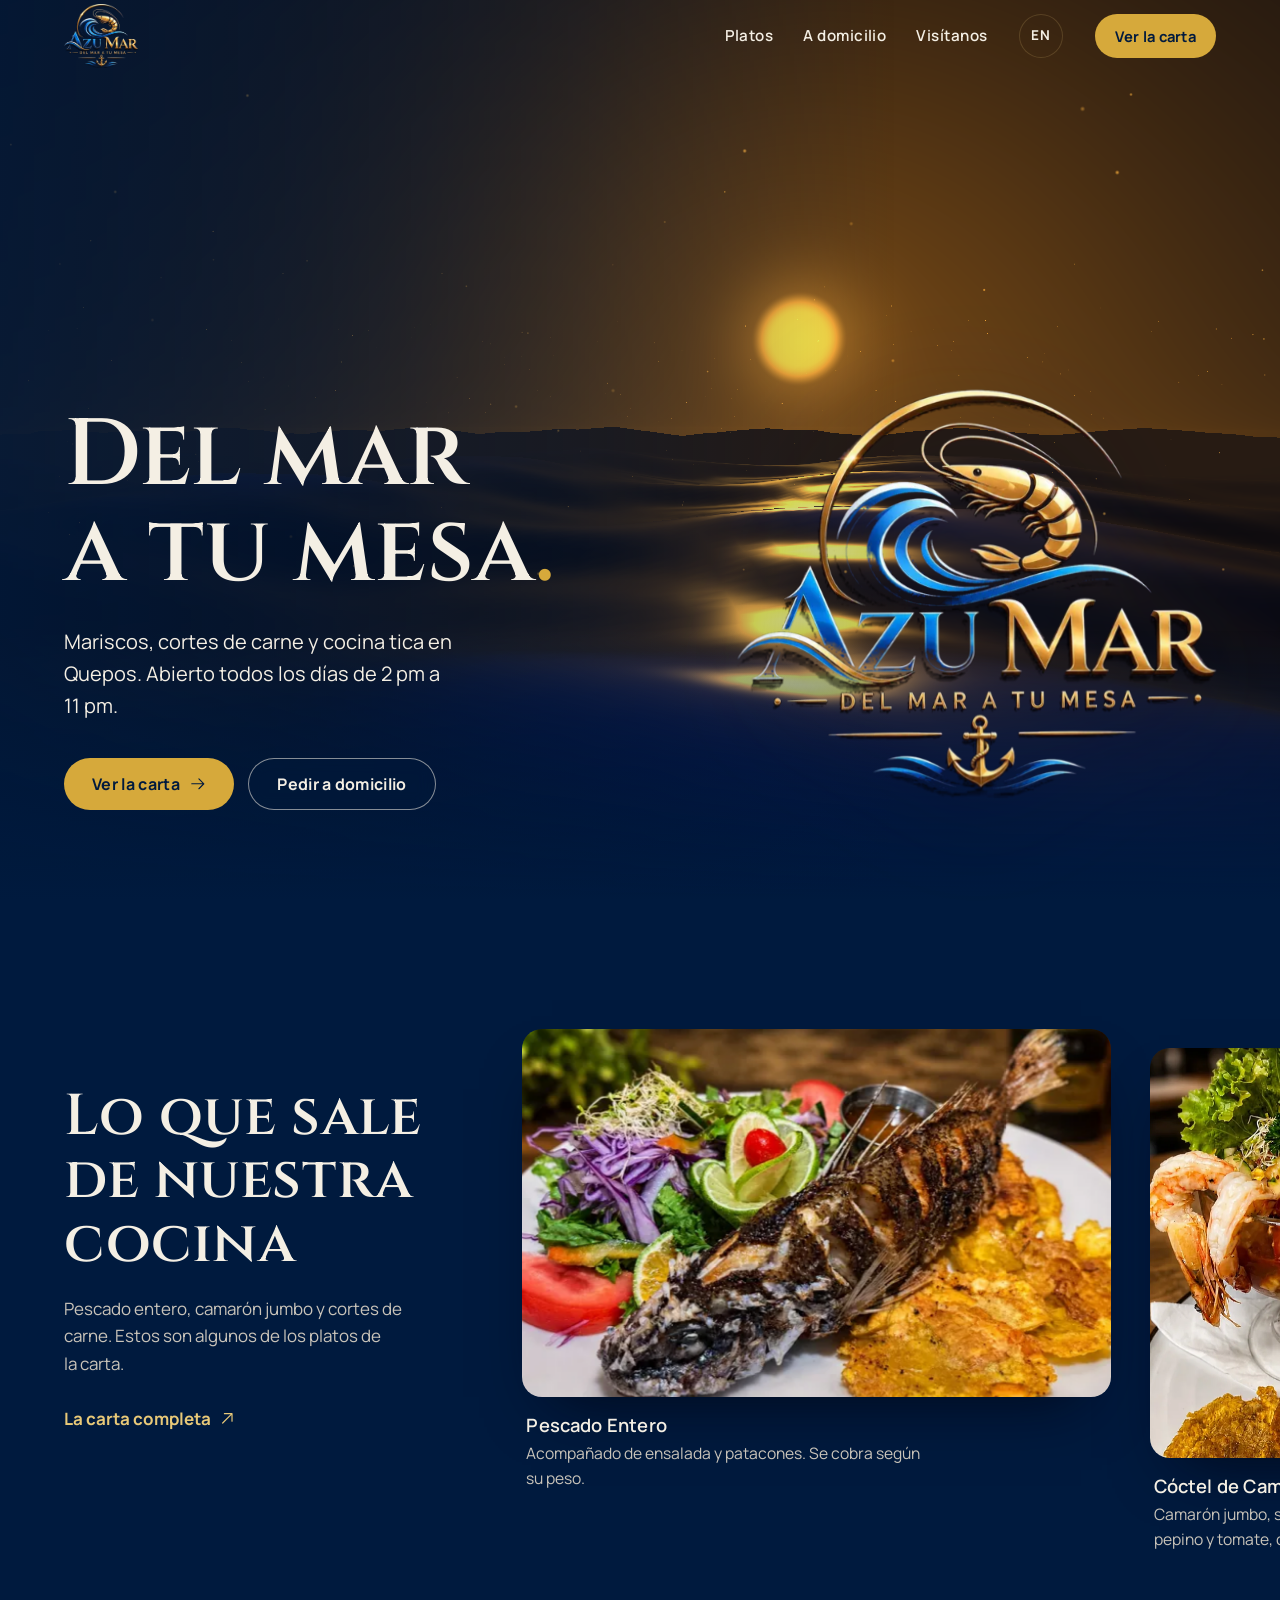
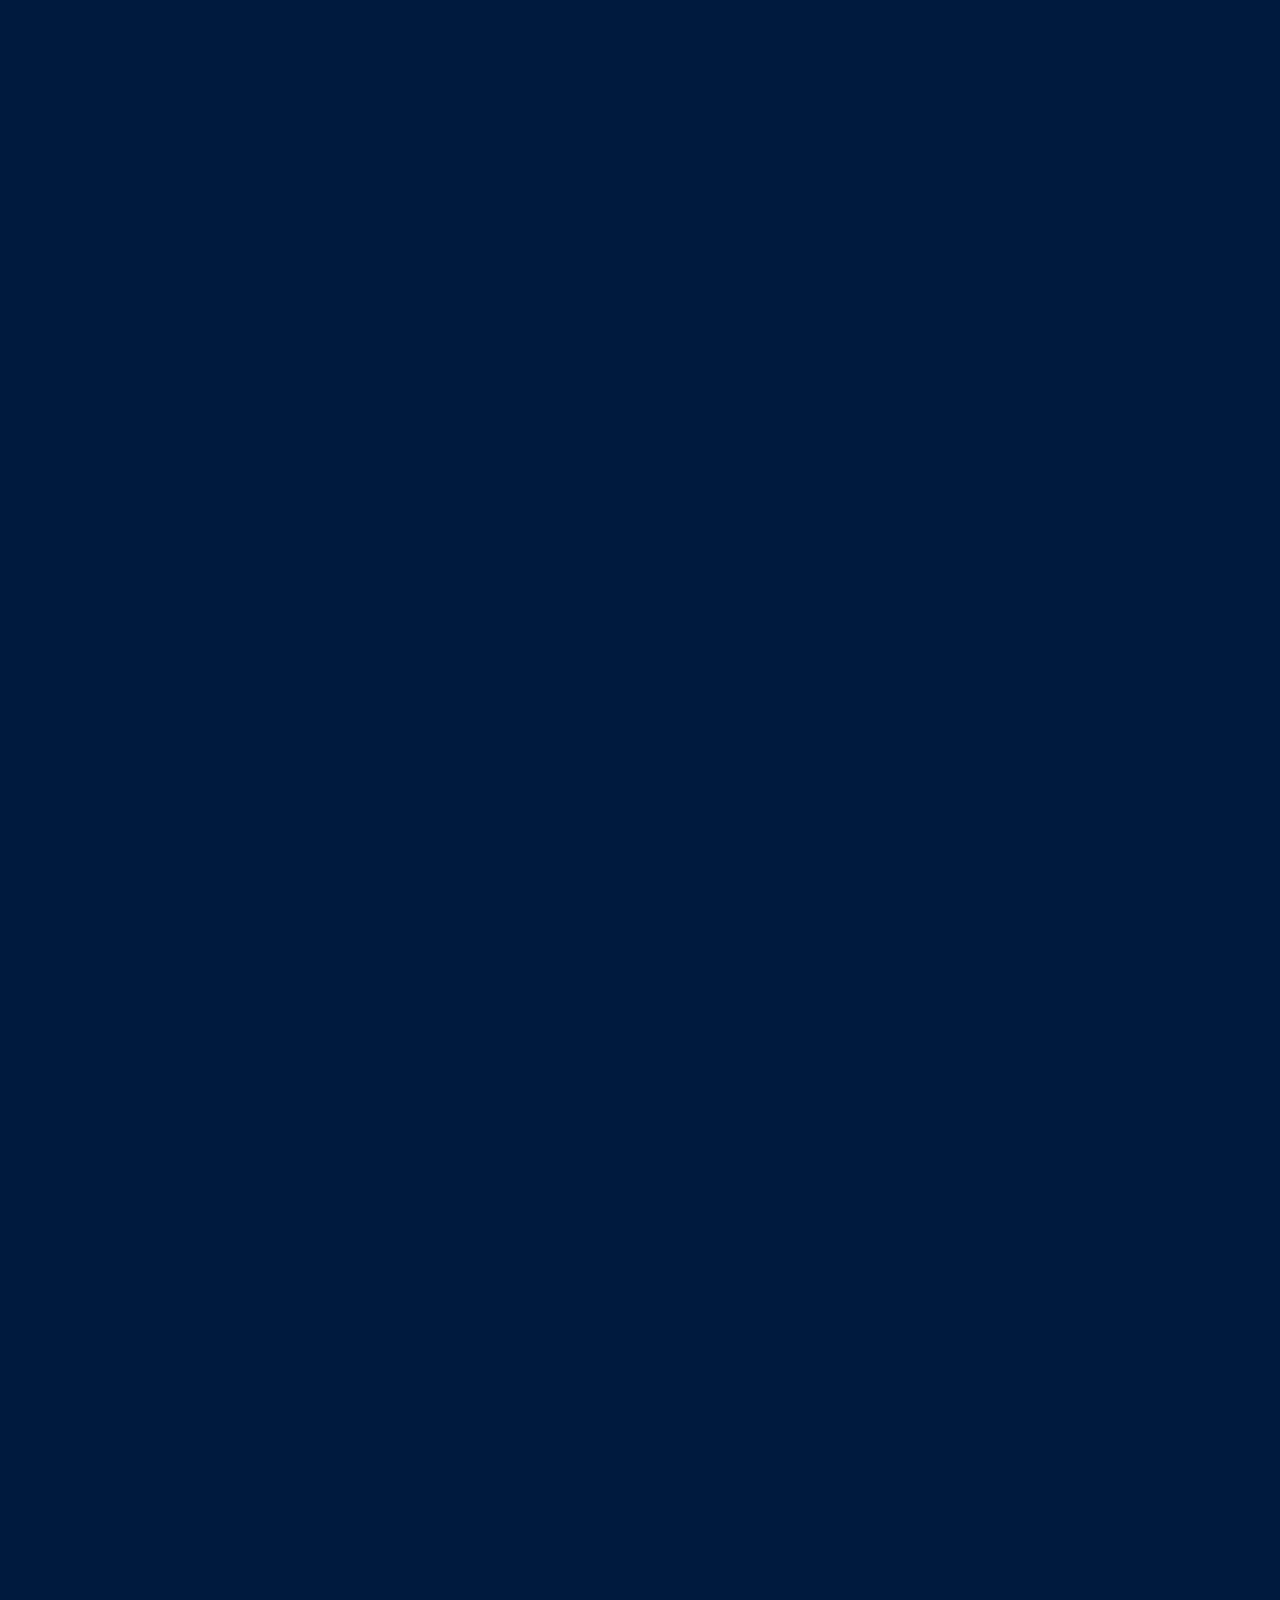
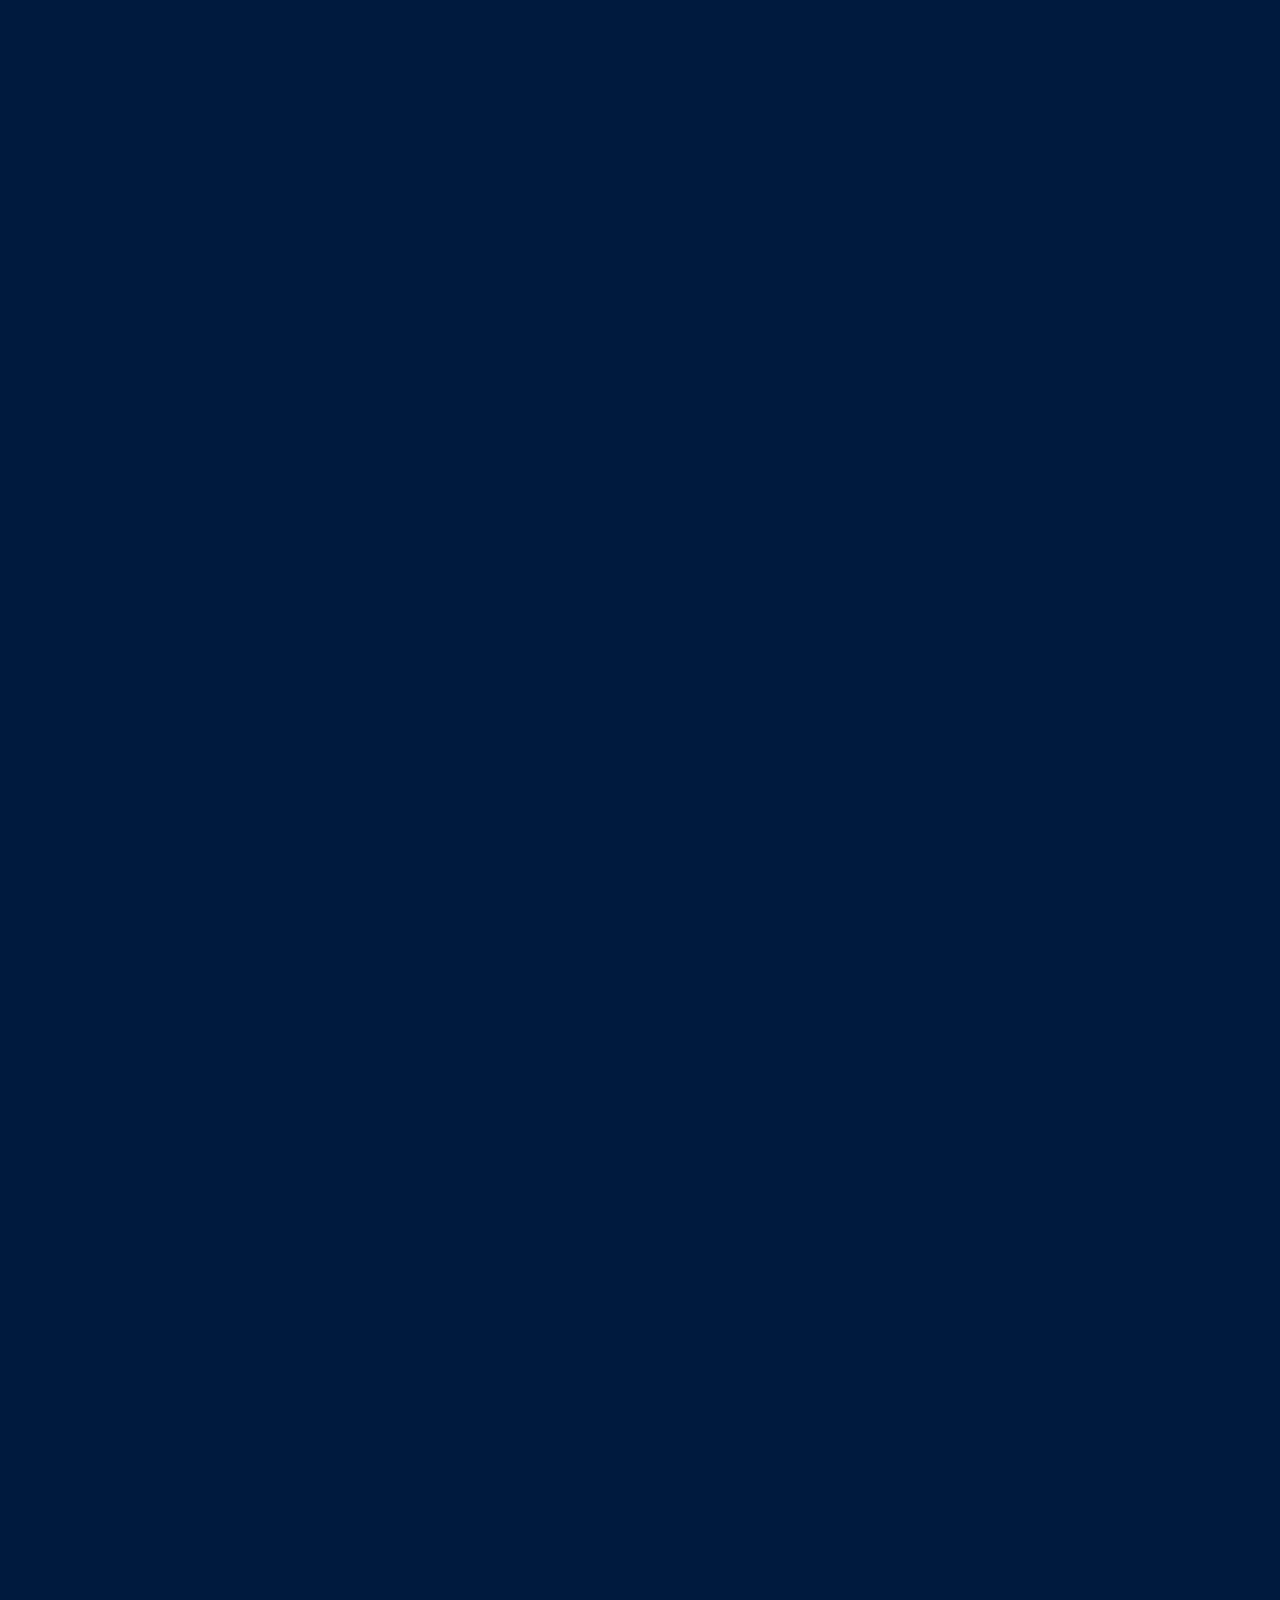
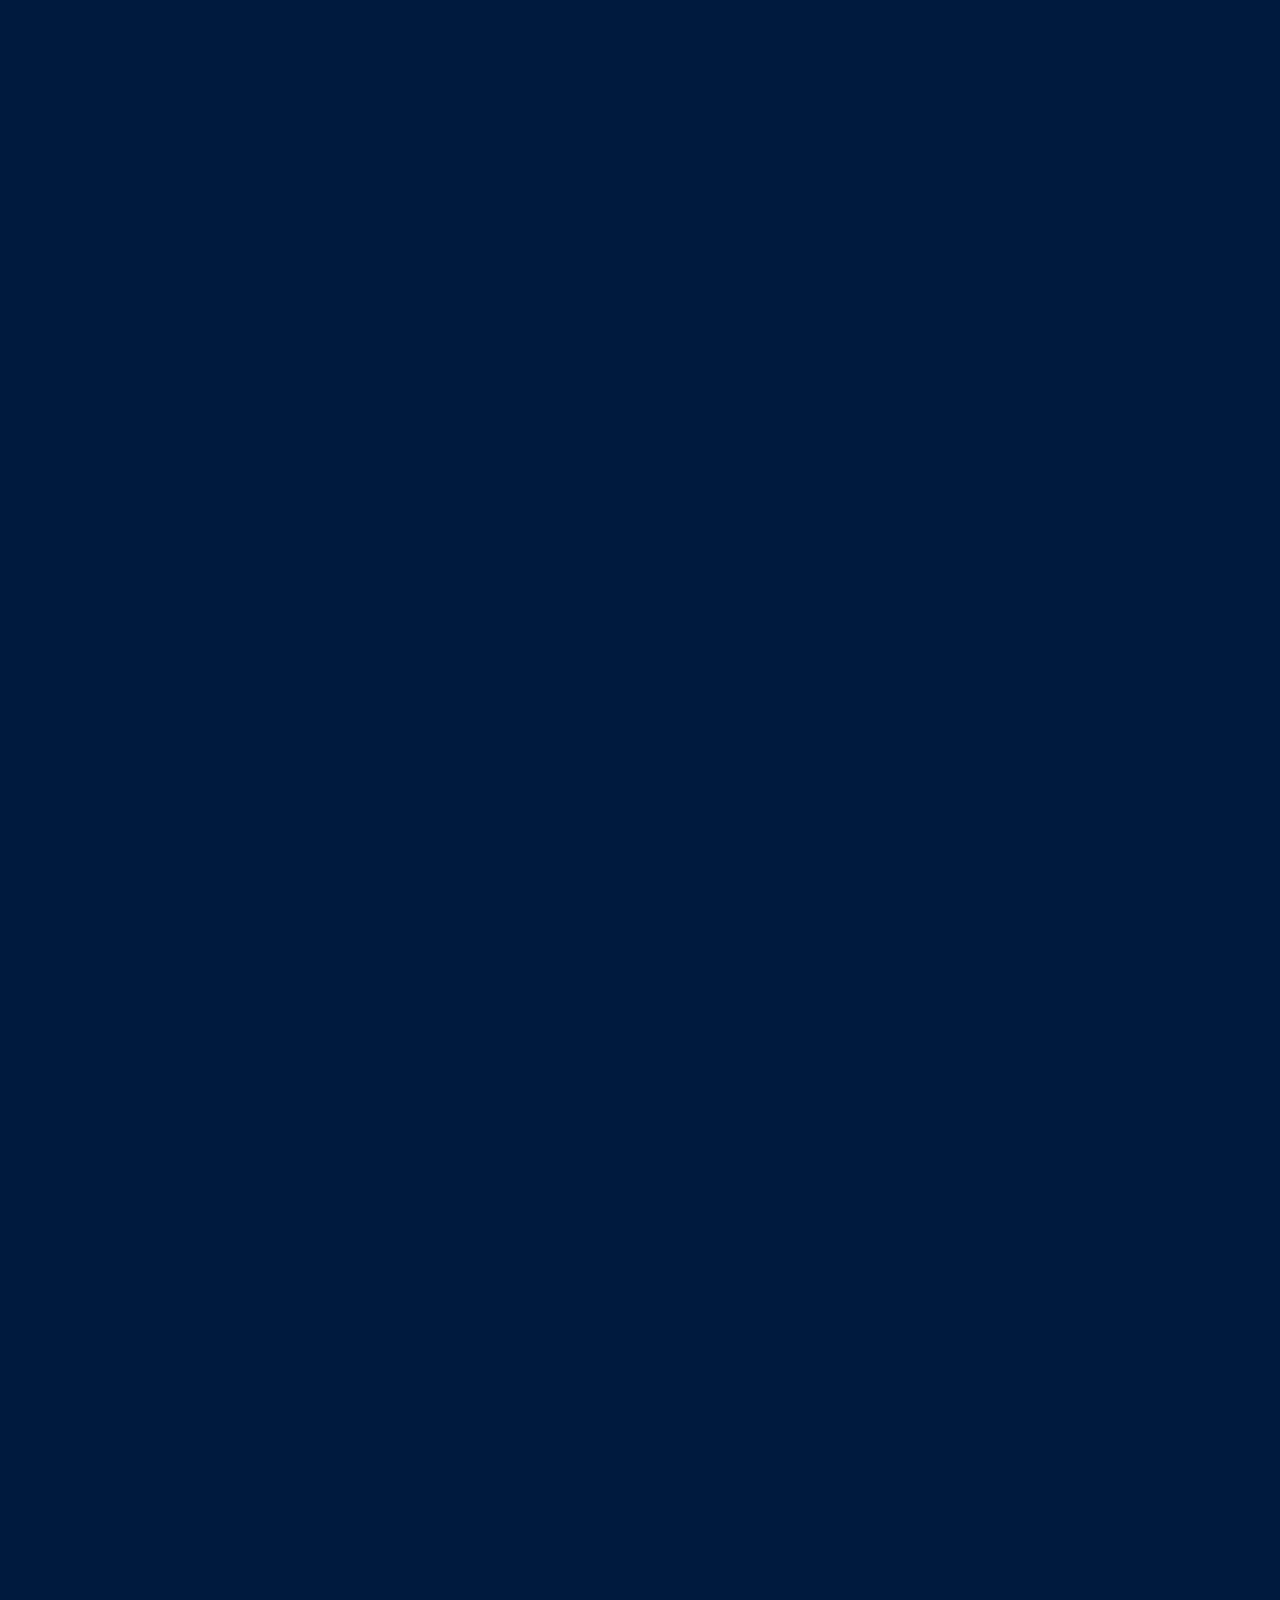
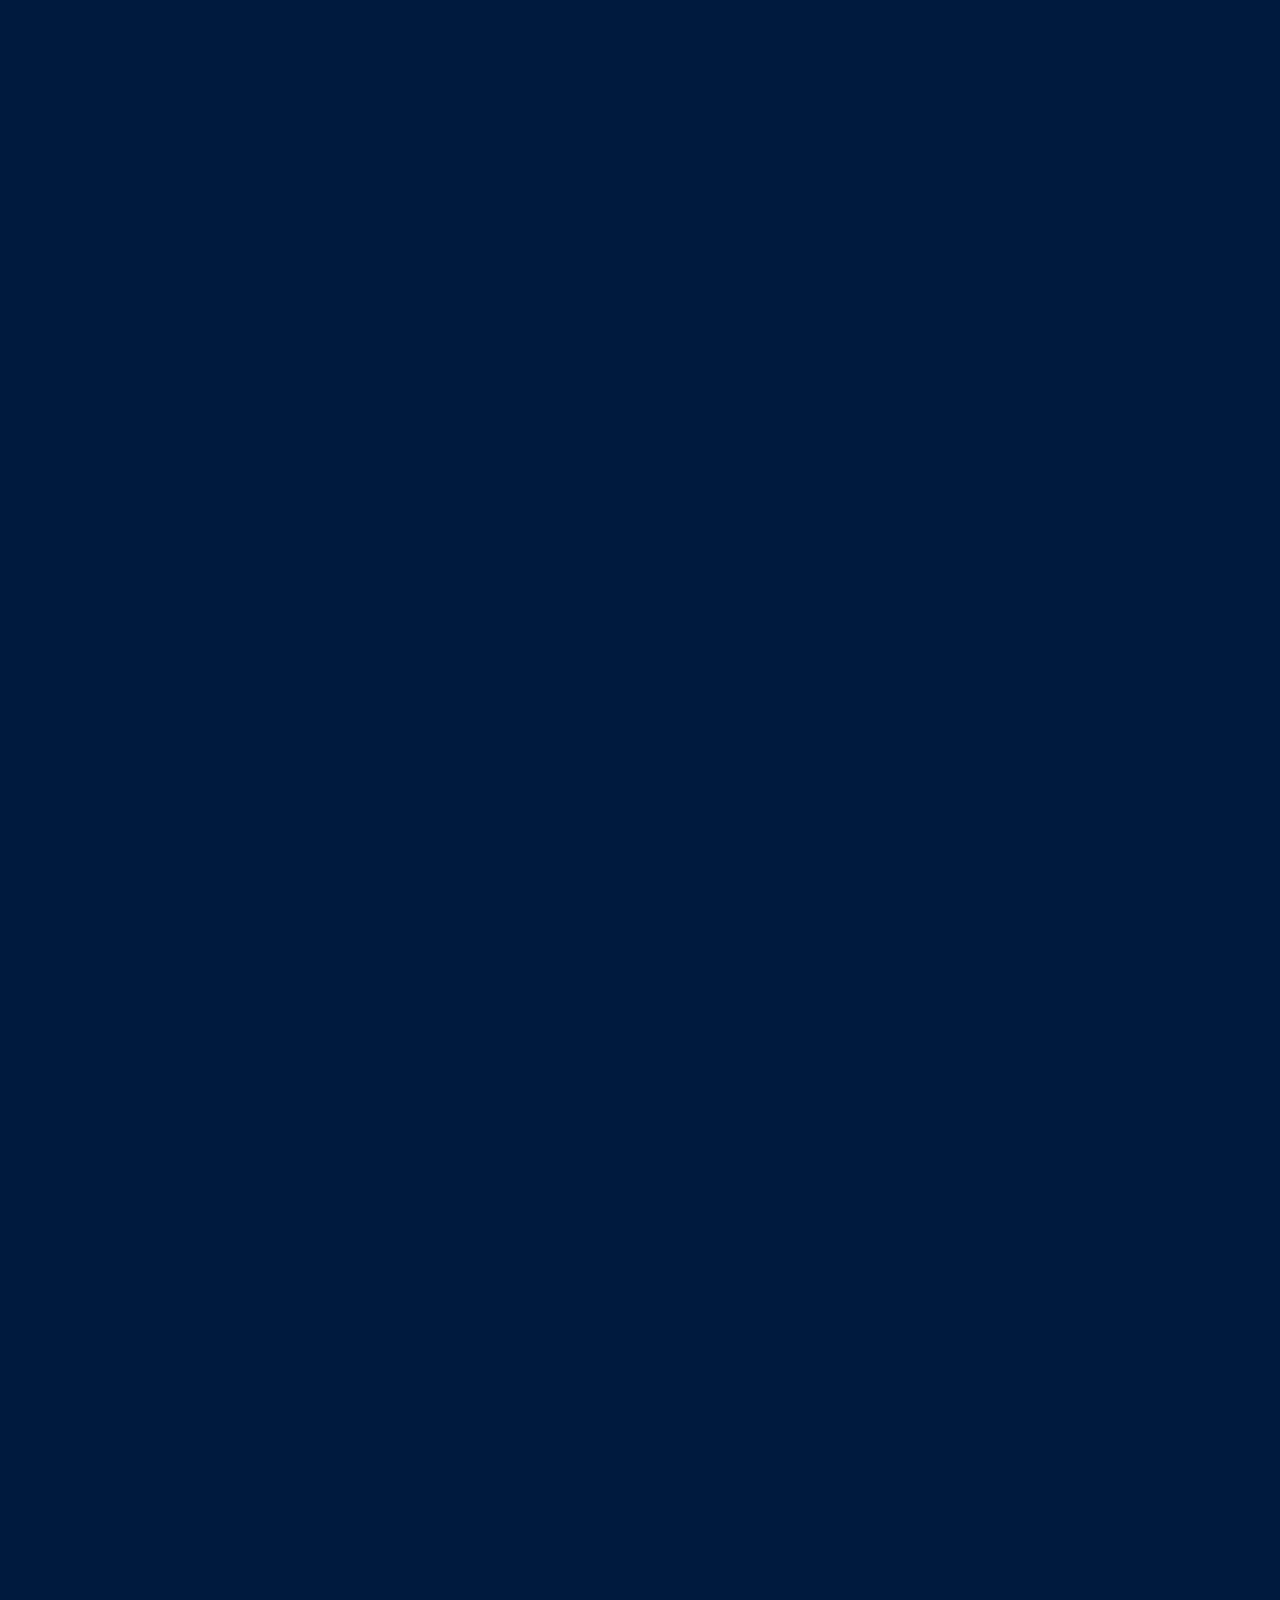
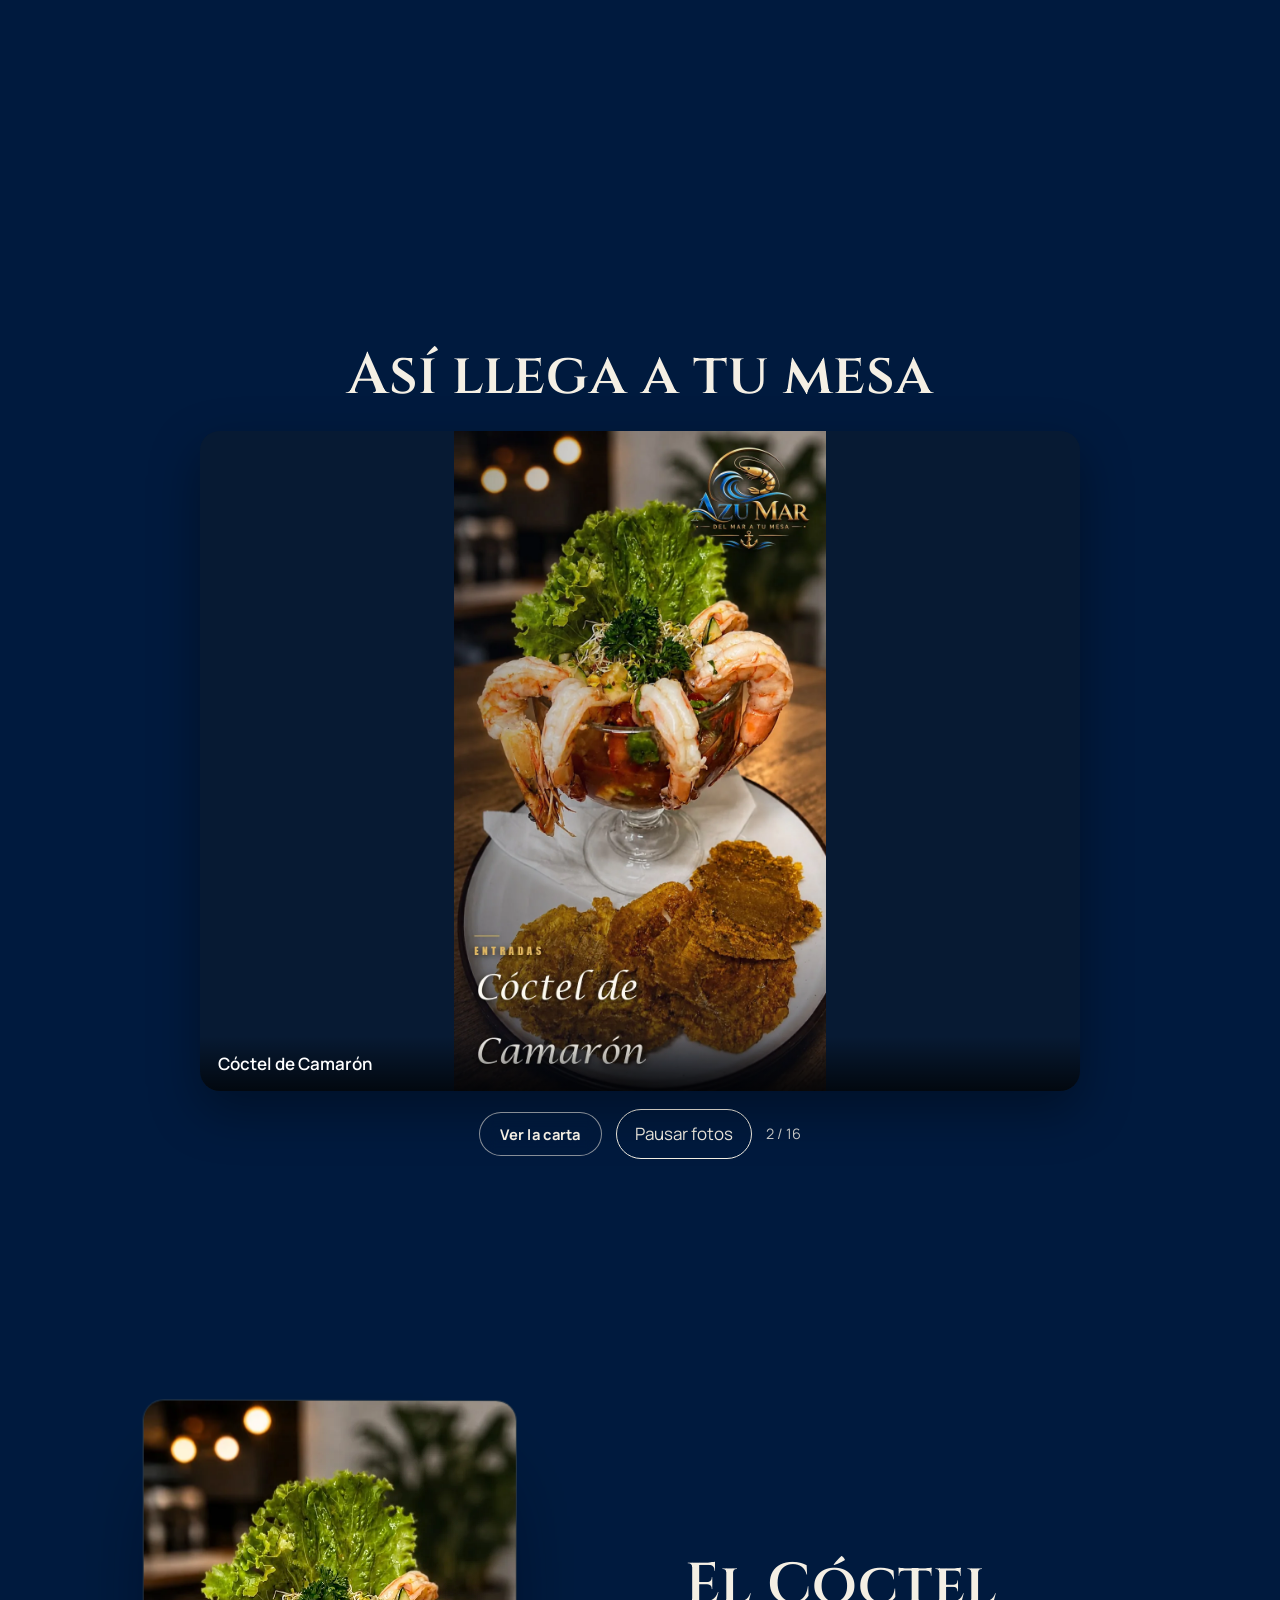
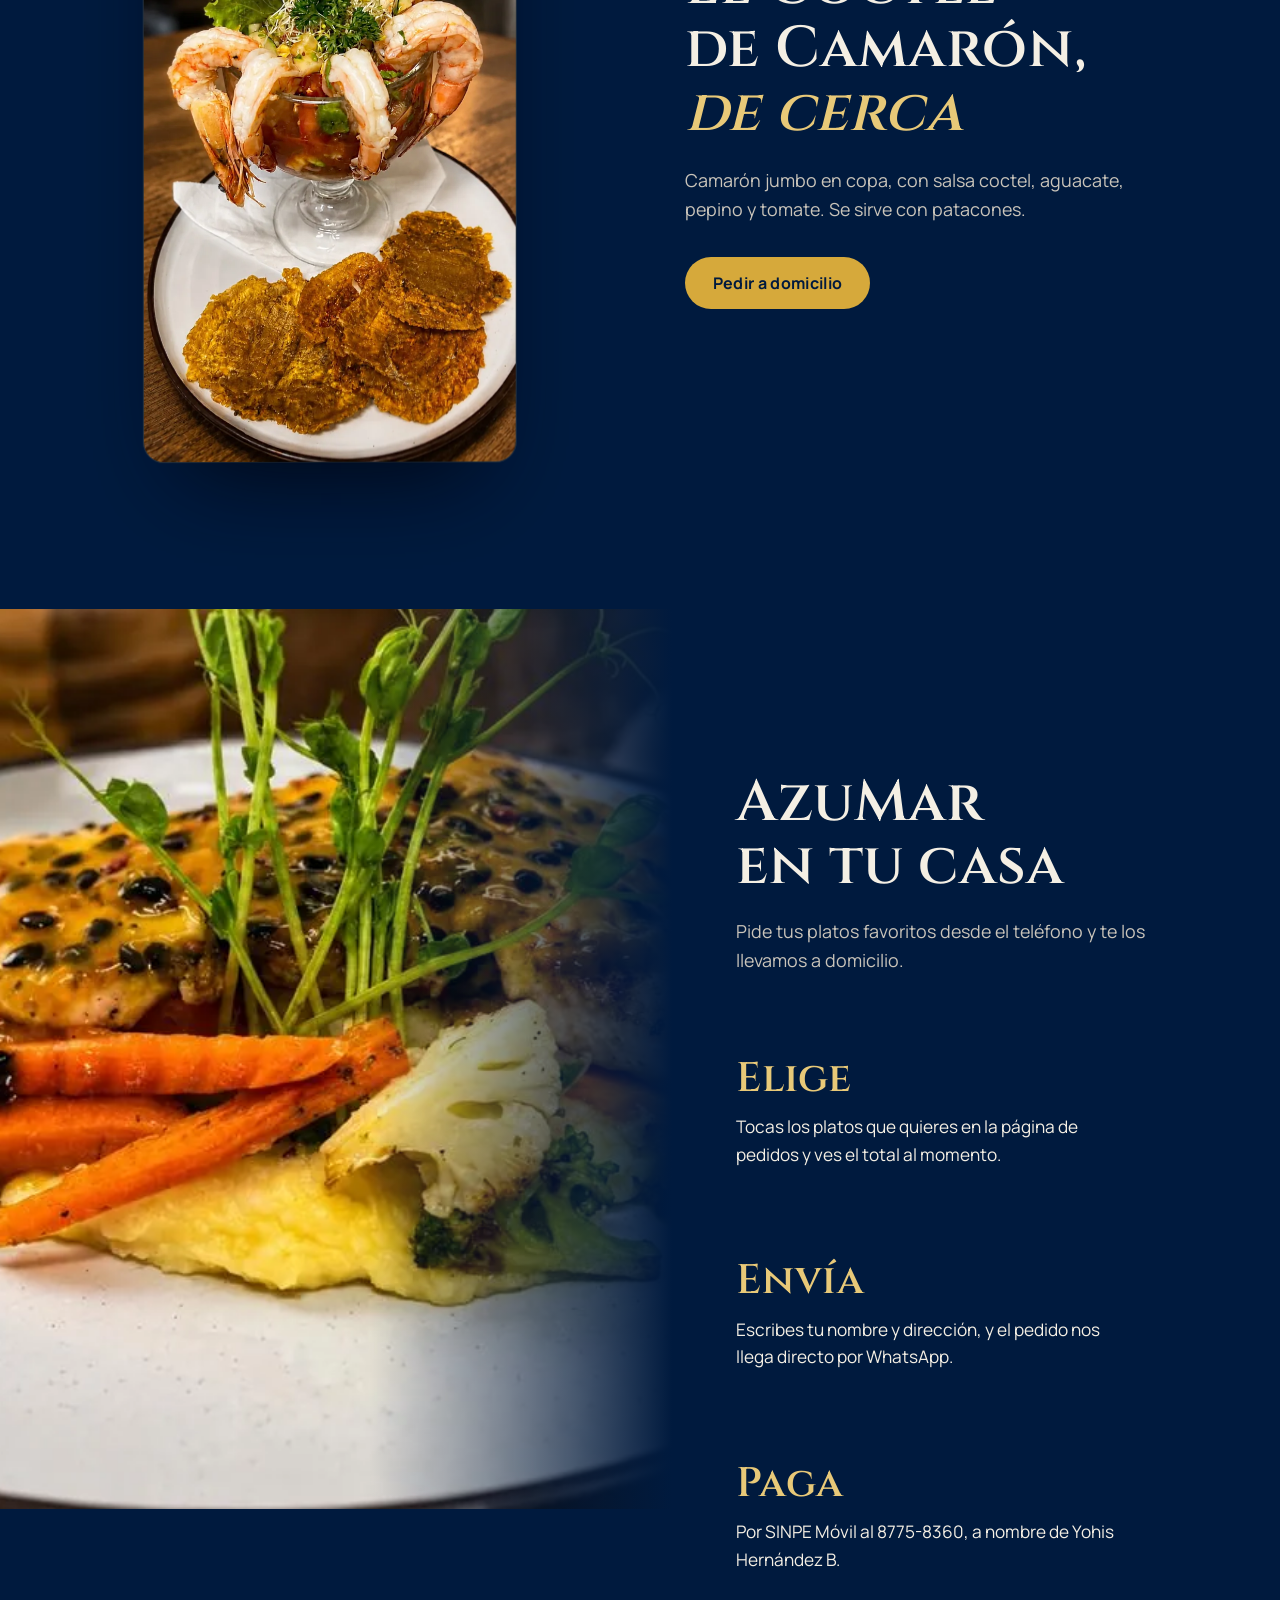
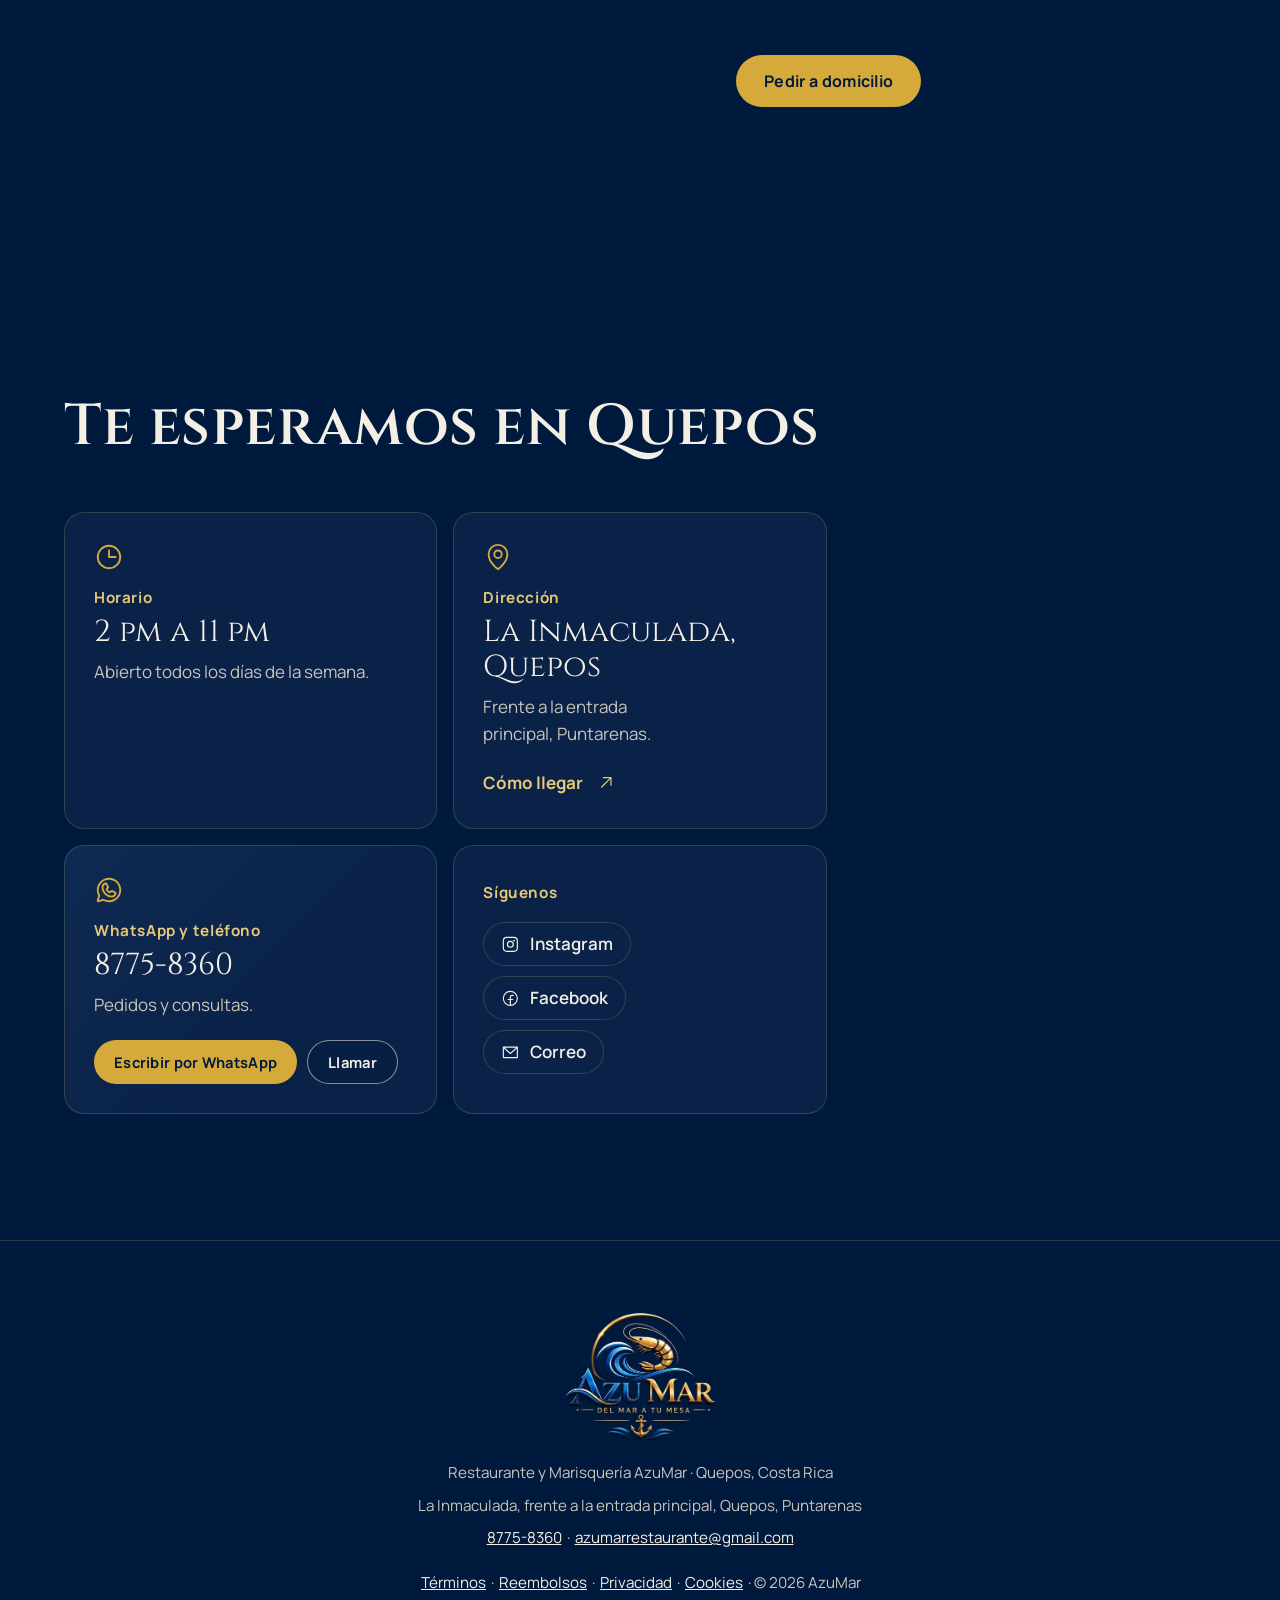
<file: index.html>
<!DOCTYPE html>
<html lang="es-CR">
<head>
<meta charset="utf-8">
<meta name="viewport" content="width=device-width, initial-scale=1, viewport-fit=cover">
<title>Azumar Restaurante & Marisquería | Quepos, Costa Rica</title>
<meta name="description" content="Mariscos, cortes de carne y cocina tica en Quepos. Abierto todos los días de 2 pm a 11 pm, con servicio a domicilio.">
<meta name="theme-color" content="#001A3E">
<meta name="color-scheme" content="dark">
<link rel="canonical" href="https://restazumar.com/">

<meta property="og:type" content="website">
<meta property="og:locale" content="es_CR">
<meta property="og:title" content="AzuMar · Del mar a tu mesa">
<meta property="og:description" content="Restaurante y Marisquería en Quepos, Costa Rica. Abierto todos los días de 2 pm a 11 pm.">
<meta property="og:url" content="https://restazumar.com/">
<meta property="og:image" content="https://restazumar.com/plato-coctel.webp">

<link rel="alternate" hreflang="es" href="https://restazumar.com/">
<link rel="alternate" hreflang="en" href="https://restazumar.com/en">
<link rel="alternate" hreflang="x-default" href="https://restazumar.com/">
<link rel="icon" href="icono.png">
<link rel="apple-touch-icon" href="icono.png">
<link rel="preload" href="fuente-cinzel.woff2" as="font" type="font/woff2" crossorigin>
<link rel="preload" href="fuente-manrope.woff2" as="font" type="font/woff2" crossorigin>
<link rel="preload" href="logo-azumar.webp" as="image">
<link rel="modulepreload" href="three.module.min.js">
<script>
  // Chrome en Android con "Sitio de escritorio" dibuja la página a 980 px y la
  // achica: todo se ve diminuto. Aquí se detecta y se amplía la página al ancho
  // real del teléfono, con su diseño de celular (ver generar-modo-escritorio.py).
  (function () {
    var d = document.documentElement;
    function ajustar() {
      var w = screen.width, z = innerWidth / w;
      var activo = navigator.maxTouchPoints > 0 && w < 700 && z > 1.25;
      d.classList.toggle('modo-escritorio', activo);
      [899, 767, 599, 480, 380].forEach(function (n) { d.classList.toggle('mx-' + n, activo && w <= n); });
      d.style.zoom = activo ? z : '';
      if (activo) {
        var h = innerHeight / z / 100 + 'px';
        d.style.setProperty('--vw', w / 100 + 'px');
        ['--vh', '--dvh', '--svh'].forEach(function (p) { d.style.setProperty(p, h); });
      } else {
        ['--vw', '--vh', '--dvh', '--svh'].forEach(function (p) { d.style.removeProperty(p); });
      }
    }
    ajustar();
    addEventListener('resize', ajustar);
  })();
</script>
<link rel="stylesheet" href="estilos.css">
<link rel="stylesheet" href="modo-escritorio.css">
<script>
  // Esconde el texto de la portada un instante para que entre animado.
  // Si en 3 segundos la animación no arrancó (sin conexión, error), se muestra igual.
  if (!matchMedia('(prefers-reduced-motion: reduce)').matches) {
    document.documentElement.classList.add('js-anima');
    setTimeout(function () {
      if (!document.documentElement.classList.contains('animado')) document.documentElement.classList.remove('js-anima');
    }, 3000);
  }
</script>

<script type="application/ld+json">
{
  "@context": "https://schema.org",
  "@type": "Restaurant",
  "name": "Restaurante y Marisquería AzuMar",
  "slogan": "Del mar a tu mesa",
  "servesCuisine": ["Mariscos", "Costarricense", "Cortes de carne"],
  "telephone": "+506 8775-8360",
  "email": "azumarrestaurante@gmail.com",
  "address": {
    "@type": "PostalAddress",
    "streetAddress": "La Inmaculada, frente a la entrada principal",
    "addressLocality": "Quepos",
    "addressRegion": "Puntarenas",
    "addressCountry": "CR"
  },
  "geo": { "@type": "GeoCoordinates", "latitude": 9.4469514, "longitude": -84.1393133 },
  "hasMap": "https://maps.app.goo.gl/rSVoSGCg2ccCmHdG9",
  "openingHoursSpecification": {
    "@type": "OpeningHoursSpecification",
    "dayOfWeek": ["Monday","Tuesday","Wednesday","Thursday","Friday","Saturday","Sunday"],
    "opens": "14:00",
    "closes": "23:00"
  },
  "url": "https://restazumar.com/",
  "image": "https://restazumar.com/plato-coctel.webp",
  "hasMenu": "https://restazumar.com/carta",
  "sameAs": [
    "https://www.instagram.com/azu_mar_rest",
    "https://www.facebook.com/profile.php?id=61591189964160"
  ]
}
</script>
  <!-- Google Analytics (medición de visitas). Ver la página de Privacidad y Cookies. -->
  <script async src="https://www.googletagmanager.com/gtag/js?id=G-ZLZR0Q7YXE"></script>
  <script>
    window.dataLayer = window.dataLayer || [];
    function gtag(){dataLayer.push(arguments);}
    gtag('js', new Date());
    gtag('config', 'G-ZLZR0Q7YXE');
  </script>
</head>
<body>
<svg width="0" height="0" style="position:absolute" aria-hidden="true" focusable="false">
<!-- Íconos de Phosphor Icons (MIT), copiados tal cual. -->
<symbol id="i-clock" viewBox="0 0 256 256"><path d="M128,24A104,104,0,1,0,232,128,104.11,104.11,0,0,0,128,24Zm0,192a88,88,0,1,1,88-88A88.1,88.1,0,0,1,128,216Zm64-88a8,8,0,0,1-8,8H128a8,8,0,0,1-8-8V72a8,8,0,0,1,16,0v48h48A8,8,0,0,1,192,128Z"/></symbol>
<symbol id="i-map-pin" viewBox="0 0 256 256"><path d="M128,64a40,40,0,1,0,40,40A40,40,0,0,0,128,64Zm0,64a24,24,0,1,1,24-24A24,24,0,0,1,128,128Zm0-112a88.1,88.1,0,0,0-88,88c0,31.4,14.51,64.68,42,96.25a254.19,254.19,0,0,0,41.45,38.3,8,8,0,0,0,9.18,0A254.19,254.19,0,0,0,174,200.25c27.45-31.57,42-64.85,42-96.25A88.1,88.1,0,0,0,128,16Zm0,206c-16.53-13-72-60.75-72-118a72,72,0,0,1,144,0C200,161.23,144.53,209,128,222Z"/></symbol>
<symbol id="i-whatsapp-logo" viewBox="0 0 256 256"><path d="M187.58,144.84l-32-16a8,8,0,0,0-8,.5l-14.69,9.8a40.55,40.55,0,0,1-16-16l9.8-14.69a8,8,0,0,0,.5-8l-16-32A8,8,0,0,0,104,64a40,40,0,0,0-40,40,88.1,88.1,0,0,0,88,88,40,40,0,0,0,40-40A8,8,0,0,0,187.58,144.84ZM152,176a72.08,72.08,0,0,1-72-72A24,24,0,0,1,99.29,80.46l11.48,23L101,118a8,8,0,0,0-.73,7.51,56.47,56.47,0,0,0,30.15,30.15A8,8,0,0,0,138,155l14.61-9.74,23,11.48A24,24,0,0,1,152,176ZM128,24A104,104,0,0,0,36.18,176.88L24.83,210.93a16,16,0,0,0,20.24,20.24l34.05-11.35A104,104,0,1,0,128,24Zm0,192a87.87,87.87,0,0,1-44.06-11.81,8,8,0,0,0-6.54-.67L40,216,52.47,178.6a8,8,0,0,0-.66-6.54A88,88,0,1,1,128,216Z"/></symbol>
<symbol id="i-instagram-logo" viewBox="0 0 256 256"><path d="M128,80a48,48,0,1,0,48,48A48.05,48.05,0,0,0,128,80Zm0,80a32,32,0,1,1,32-32A32,32,0,0,1,128,160ZM176,24H80A56.06,56.06,0,0,0,24,80v96a56.06,56.06,0,0,0,56,56h96a56.06,56.06,0,0,0,56-56V80A56.06,56.06,0,0,0,176,24Zm40,152a40,40,0,0,1-40,40H80a40,40,0,0,1-40-40V80A40,40,0,0,1,80,40h96a40,40,0,0,1,40,40ZM192,76a12,12,0,1,1-12-12A12,12,0,0,1,192,76Z"/></symbol>
<symbol id="i-facebook-logo" viewBox="0 0 256 256"><path d="M128,24A104,104,0,1,0,232,128,104.11,104.11,0,0,0,128,24Zm8,191.63V152h24a8,8,0,0,0,0-16H136V112a16,16,0,0,1,16-16h16a8,8,0,0,0,0-16H152a32,32,0,0,0-32,32v24H96a8,8,0,0,0,0,16h24v63.63a88,88,0,1,1,16,0Z"/></symbol>
<symbol id="i-envelope-simple" viewBox="0 0 256 256"><path d="M224,48H32a8,8,0,0,0-8,8V192a16,16,0,0,0,16,16H216a16,16,0,0,0,16-16V56A8,8,0,0,0,224,48ZM203.43,64,128,133.15,52.57,64ZM216,192H40V74.19l82.59,75.71a8,8,0,0,0,10.82,0L216,74.19V192Z"/></symbol>
<symbol id="i-arrow-right" viewBox="0 0 256 256"><path d="M221.66,133.66l-72,72a8,8,0,0,1-11.32-11.32L196.69,136H40a8,8,0,0,1,0-16H196.69L138.34,61.66a8,8,0,0,1,11.32-11.32l72,72A8,8,0,0,1,221.66,133.66Z"/></symbol>
<symbol id="i-arrow-up-right" viewBox="0 0 256 256"><path d="M200,64V168a8,8,0,0,1-16,0V83.31L69.66,197.66a8,8,0,0,1-11.32-11.32L172.69,72H88a8,8,0,0,1,0-16H192A8,8,0,0,1,200,64Z"/></symbol>
</svg>

<a class="saltar" href="#contenido">Saltar al contenido</a>

<header class="nav" id="nav">
  <a class="nav-marca" href="#inicio" aria-label="AzuMar, volver al inicio">
    <img src="logo-azumar-360.webp" alt="" width="360" height="307">
  </a>
  <button class="nav-menu" type="button" aria-expanded="false" aria-controls="nav-enlaces" aria-label="Abrir la navegación"><svg class="icono" viewBox="0 0 256 256" aria-hidden="true"><path d="M224,128a8,8,0,0,1-8,8H40a8,8,0,0,1,0-16H216A8,8,0,0,1,224,128ZM40,72H216a8,8,0,0,0,0-16H40a8,8,0,0,0,0,16ZM216,184H40a8,8,0,0,0,0,16H216a8,8,0,0,0,0-16Z"/></svg></button>
  <nav aria-label="Principal">
    <ul class="nav-enlaces" id="nav-enlaces">
      <li><a href="#platos">Platos</a></li>
      <li><a href="#express">A domicilio</a></li>
      <li><a href="#visitanos">Visítanos</a></li>
    </ul>
  </nav>
  <a class="nav-idioma" href="en.html" hreflang="en" lang="en" aria-label="View this page in English">EN</a>
  <a class="boton boton-oro boton-chico" href="carta.html">Ver la carta</a>
</header>

<main id="contenido" tabindex="-1">

  <!-- Portada: el mar en 3D detrás, el mensaje a la izquierda y el logo flotando a la derecha. -->
  <section class="portada" id="inicio" aria-labelledby="titulo-portada">
    <div class="portada-fondo" aria-hidden="true">
      <canvas id="mar"></canvas>
      <div class="portada-velo"></div>
    </div>

    <div class="portada-contenido">
      <div class="portada-texto">
        <h1 id="titulo-portada" class="revela">
          <span class="linea">Del mar</span>
          <span class="linea">a tu mesa<span class="punto">.</span></span>
        </h1>
        <p class="portada-sub revela">Mariscos, cortes de carne y cocina tica en Quepos. Abierto todos los días de 2 pm a 11 pm.</p>
        <div class="portada-botones revela">
          <a class="boton boton-oro" href="carta.html">
            Ver la carta
            <svg class="icono" aria-hidden="true"><use href="#i-arrow-right"/></svg>
          </a>
          <a class="boton boton-linea" href="pedido.html">Pedir a domicilio</a>
        </div>
      </div>

      <div class="portada-logo" aria-hidden="true">
        <img src="logo-azumar.webp" alt="" width="600" height="511" fetchpriority="high">
      </div>
    </div>
  </section>

  <!-- Los platos: la sección se queda quieta y las fotos pasan de lado mientras se baja. -->
  <section class="platos" id="platos" aria-labelledby="titulo-platos">
    <div class="platos-pista" id="pista">
      <div class="platos-intro">
        <h2 id="titulo-platos">Lo que sale de nuestra cocina</h2>
        <p>Pescado entero, camarón jumbo y cortes de carne. Estos son algunos de los platos de la carta.</p>
        <a class="enlace-flecha" href="carta.html">
          La carta completa
          <svg class="icono" aria-hidden="true"><use href="#i-arrow-up-right"/></svg>
        </a>
      </div>

      <ul class="platos-lista" role="list">
        <li class="plato plato-ancho">
          <figure>
            <div class="plato-foto"><img src="plato-pescado-entero-720.webp" srcset="plato-pescado-entero-720.webp 720w, plato-pescado-entero.webp 1400w" sizes="(max-width: 767px) 86vw, 46vw" alt="Pescado entero dorado con ensalada fresca, limón y patacones" loading="lazy" width="1400" height="788"></div>
            <figcaption><h3>Pescado Entero</h3><p>Acompañado de ensalada y patacones. Se cobra según su peso.</p></figcaption>
          </figure>
        </li>
        <li class="plato plato-alto">
          <figure>
            <div class="plato-foto"><img src="plato-coctel-720.webp" srcset="plato-coctel-720.webp 720w, plato-coctel.webp 1400w" sizes="(max-width: 767px) 70vw, 24vw" alt="Cóctel de camarón jumbo en copa, con lechuga y patacones" loading="lazy" width="900" height="1600"></div>
            <figcaption><h3>Cóctel de Camarón</h3><p>Camarón jumbo, salsa coctel, aguacate, pepino y tomate, con patacones.</p></figcaption>
          </figure>
        </li>
        <li class="plato">
          <figure>
            <div class="plato-foto"><img src="plato-ceviche-720.webp" srcset="plato-ceviche-720.webp 720w, plato-ceviche.webp 1400w" sizes="(max-width: 767px) 80vw, 34vw" alt="Ceviche de pescado con cebolla morada y culantro" loading="lazy" width="1400" height="840"></div>
            <figcaption><h3>Ceviche de Pescado</h3><p>Marinado en limón con cebolla morada, chile dulce y culantro, con patacones.</p></figcaption>
          </figure>
        </li>
        <li class="plato plato-ancho">
          <figure>
            <div class="plato-foto"><img src="plato-arroz-azumar-720.webp" srcset="plato-arroz-azumar-720.webp 720w, plato-arroz-azumar.webp 1400w" sizes="(max-width: 767px) 86vw, 46vw" alt="Arroz AzuMar con camarones y lomito" loading="lazy" width="1400" height="788"></div>
            <figcaption><h3>Arroz AzuMar</h3><p>Camarones y lomito, acompañado con papas fritas y ensalada.</p></figcaption>
          </figure>
        </li>
        <li class="plato">
          <figure>
            <div class="plato-foto"><img src="plato-tartar-720.webp" srcset="plato-tartar-720.webp 720w, plato-tartar.webp 1400w" sizes="(max-width: 767px) 80vw, 34vw" alt="Tartar de atún en capas con mango y aguacate" loading="lazy" width="1280" height="879"></div>
            <figcaption><h3>Tartar de Atún</h3><p>Servido con mango, aguacate y chips de yuca.</p></figcaption>
          </figure>
        </li>
        <li class="plato plato-alto">
          <figure>
            <div class="plato-foto"><img src="plato-churrasco-720.webp" srcset="plato-churrasco-720.webp 720w, plato-churrasco.webp 1400w" sizes="(max-width: 767px) 70vw, 24vw" alt="Churrasco a la parrilla con chimichurri" loading="lazy" width="1086" height="1448"></div>
            <figcaption><h3>Churrasco</h3><p>Con chimichurri argentino, servido con puré y vegetales.</p></figcaption>
          </figure>
        </li>
        <li class="plato plato-ancho">
          <figure>
            <div class="plato-foto"><img src="plato-filet-maracuya-720.webp" srcset="plato-filet-maracuya-720.webp 720w, plato-filet-maracuya.webp 1400w" sizes="(max-width: 767px) 86vw, 46vw" alt="Filet de pescado bañado en salsa de maracuyá" loading="lazy" width="1280" height="720"></div>
            <figcaption><h3>Filet de Pescado</h3><p>Con salsa de ajo o de maracuyá, servido con puré y vegetales.</p></figcaption>
          </figure>
        </li>
        <li class="plato plato-alto">
          <figure>
            <div class="plato-foto"><img src="plato-filet-camarones-720.webp" srcset="plato-filet-camarones-720.webp 720w, plato-filet-camarones.webp 1400w" sizes="(max-width: 767px) 70vw, 24vw" alt="Filet de pescado cubierto con salsa de camarones" loading="lazy" width="1146" height="1372"></div>
            <figcaption><h3>Filet con Salsa de Camarones</h3><p>Acompañado de puré y vegetales.</p></figcaption>
          </figure>
        </li>
        <li class="plato">
          <figure>
            <div class="plato-foto"><img src="plato-camarones-patacon-720.webp" srcset="plato-camarones-patacon-720.webp 720w, plato-camarones-patacon.webp 1400w" sizes="(max-width: 767px) 80vw, 34vw" alt="Camarones sobre guacamole y patacones" loading="lazy" width="1280" height="720"></div>
            <figcaption><h3>Camarones con Patacón y Guacamole</h3><p>Camarones sobre una cama de guacamole y patacones.</p></figcaption>
          </figure>
        </li>
        <li class="plato">
          <figure>
            <div class="plato-foto"><img src="plato-calamares-720.webp" srcset="plato-calamares-720.webp 720w, plato-calamares.webp 1400w" sizes="(max-width: 767px) 80vw, 34vw" alt="Aros de calamar empanizados con papas fritas" loading="lazy" width="1280" height="960"></div>
            <figcaption><h3>Aros de Calamar a la AzuMar</h3><p>Calamares empanizados, acompañados con papas fritas.</p></figcaption>
          </figure>
        </li>
        <li class="plato plato-ancho">
          <figure>
            <div class="plato-foto"><img src="plato-quesadilla-720.webp" srcset="plato-quesadilla-720.webp 720w, plato-quesadilla.webp 1400w" sizes="(max-width: 767px) 86vw, 46vw" alt="Quesadilla de camarón con papas fritas y ensalada" loading="lazy" width="1280" height="720"></div>
            <figcaption><h3>Quesadilla de Camarón</h3><p>Tortilla de harina con camarón salteado y mozzarella, con papas y ensalada.</p></figcaption>
          </figure>
        </li>
        <li class="plato">
          <figure>
            <div class="plato-foto"><img src="fotos/hoy-pasta-pesto-camarones.webp" alt="Pasta al pesto con camarones" loading="lazy" width="810" height="1080"></div>
            <figcaption><h3>Pasta al Pesto con Camarones</h3><p>Pasta en salsa pesto con camarones.</p></figcaption>
          </figure>
        </li>
        <li class="plato plato-ancho">
          <figure>
            <div class="plato-foto"><img src="fotos/hoy-filet-hongos.webp" alt="Filete de pollo con salsa de hongos, con puré y vegetales" loading="lazy" width="810" height="1080"></div>
            <figcaption><h3>Filete de Pollo con Salsa de Hongos</h3><p>Acompañado de puré y vegetales.</p></figcaption>
          </figure>
        </li>
        <li class="plato">
          <figure>
            <div class="plato-foto"><img src="fotos/quesadilla-camaron.webp" alt="Quesadilla de camarón con papas fritas y ensalada" loading="lazy" width="1080" height="608"></div>
            <figcaption><h3>Quesadilla de Camarón</h3><p>Tortilla de harina con camarón salteado y mozzarella, con papas fritas y ensalada.</p></figcaption>
          </figure>
        </li>
        <li class="plato plato-alto">
          <figure>
            <div class="plato-foto"><img src="fotos/pasta-mariscos.webp" alt="Pasta con mariscos" loading="lazy" width="1080" height="608"></div>
            <figcaption><h3>Pasta con Mariscos</h3><p>Opción a elegir salsa blanca o roja.</p></figcaption>
          </figure>
        </li>
      </ul>
    </div>
  </section>

  <!-- Fotos reales de platos de la carta, en rotación lenta. Los precios van en la carta, no en las fotos. -->
  <section class="fotos" aria-labelledby="titulo-fotos">
    <div class="contenedor">
      <h2 id="titulo-fotos">Así llega a tu mesa</h2>
      <div class="fotos-marco" id="fotos-marco" aria-roledescription="carrusel" aria-label="Fotos de platos">
        <figure class="foto-diap activa"><img src="fotos/ceviche-pescado.webp" alt="Foto: Ceviche de pescado con patacones" loading="lazy" width="1080" height="648"><figcaption>Ceviche de Pescado</figcaption></figure>
        <figure class="foto-diap"><img src="fotos/coctel-camaron.webp" alt="Foto: Cóctel de camarón con patacones" loading="lazy" width="900" height="1600"><figcaption>Cóctel de Camarón</figcaption></figure>
        <figure class="foto-diap"><img src="fotos/churrasco.webp" alt="Foto: Churrasco con acompañamientos" loading="lazy" width="1080" height="1440"><figcaption>Churrasco</figcaption></figure>
        <figure class="foto-diap"><img src="fotos/pescado-entero.webp" alt="Foto: Pescado entero con patacones y ensalada" loading="lazy" width="1080" height="608"><figcaption>Pescado Entero</figcaption></figure>
        <figure class="foto-diap"><img src="fotos/hamburguesa-azumar.webp" alt="Foto: Hamburguesa AzuMar con camarones" loading="lazy" width="1080" height="1433"><figcaption>Hamburguesa AzuMar</figcaption></figure>
        <figure class="foto-diap"><img src="fotos/filet-camarones.webp" alt="Foto: Filete de pescado con salsa de camarones" loading="lazy" width="1080" height="1293"><figcaption>Filete con Salsa de Camarones</figcaption></figure>
        <figure class="foto-diap"><img src="fotos/aros-calamar.webp" alt="Foto: Aros de calamar a la AzuMar" loading="lazy" width="1080" height="810"><figcaption>Aros de Calamar a la AzuMar</figcaption></figure>
        <figure class="foto-diap"><img src="fotos/hoy-camarones-patacon.webp" alt="Foto: Camarones con patacón y guacamole" loading="lazy" width="1080" height="810"><figcaption>Camarones con Patacón y Guacamole</figcaption></figure>
        <figure class="foto-diap"><img src="fotos/arroz-azumar.webp" alt="Foto: Arroz AzuMar con camarones y lomito" loading="lazy" width="1080" height="608"><figcaption>Arroz AzuMar</figcaption></figure>
        <figure class="foto-diap"><img src="fotos/quesadilla-camaron.webp" alt="Foto: Quesadilla de camarón" loading="lazy" width="1080" height="608"><figcaption>Quesadilla de Camarón</figcaption></figure>
        <figure class="foto-diap"><img src="fotos/hoy-tartar-atun.webp" alt="Foto: Tartar de atún con mango y aguacate" loading="lazy" width="810" height="1080"><figcaption>Tartar de Atún</figcaption></figure>
        <figure class="foto-diap"><img src="fotos/pasta-mariscos.webp" alt="Foto: Pasta con mariscos" loading="lazy" width="1080" height="608"><figcaption>Pasta con Mariscos</figcaption></figure>
        <figure class="foto-diap"><img src="fotos/hamburguesa-clasica.webp" alt="Foto: Hamburguesa clásica con papas fritas" loading="lazy" width="1080" height="608"><figcaption>Hamburguesa Clásica</figcaption></figure>
        <figure class="foto-diap"><img src="fotos/filet-maracuya.webp" alt="Foto: Filete de pescado en salsa de maracuyá" loading="lazy" width="1080" height="608"><figcaption>Filete en Salsa de Maracuyá</figcaption></figure>
        <figure class="foto-diap"><img src="fotos/hoy-pasta-pesto-camarones.webp" alt="Foto: Pasta al pesto con camarones" loading="lazy" width="810" height="1080"><figcaption>Pasta al Pesto con Camarones</figcaption></figure>
        <figure class="foto-diap"><img src="fotos/hoy-filet-hongos.webp" alt="Foto: Filete de pollo con salsa de hongos" loading="lazy" width="810" height="1080"><figcaption>Filete de Pollo con Salsa de Hongos</figcaption></figure>
      </div>
      <div class="fotos-controles">
        <a class="boton boton-linea boton-chico" href="carta.html">Ver la carta</a>
        <button type="button" class="fotos-boton" id="fotos-pausa" aria-pressed="false" data-pausar="Pausar fotos" data-reanudar="Reanudar fotos" data-fija="Fotos fijas">Pausar fotos</button>
        <span class="fotos-cuenta" id="fotos-cuenta" aria-live="off"></span>
      </div>
    </div>
  </section>

  <!-- El plato estrella en 3D: se inclina con el mouse o el dedo. -->
  <section class="estrella" aria-labelledby="titulo-estrella">
    <div class="estrella-escena" id="escena-plato">
      <div class="estrella-aro" aria-hidden="true"></div>
      <div class="estrella-tarjeta" id="tarjeta-plato">
        <img src="plato-coctel-720.webp" srcset="plato-coctel-720.webp 720w, plato-coctel.webp 1400w" sizes="(max-width: 767px) 72vw, 30vw" alt="Cóctel de camarón jumbo servido en copa de vidrio, con patacones al lado" loading="lazy" width="900" height="1600">
        <div class="estrella-brillo" aria-hidden="true"></div>
      </div>
    </div>
    <div class="estrella-texto">
      <h2 id="titulo-estrella">El Cóctel de Camarón, <em>de cerca</em></h2>
      <p>Camarón jumbo en copa, con salsa coctel, aguacate, pepino y tomate. Se sirve con patacones.</p>
      <a class="boton boton-oro" href="pedido.html">Pedir a domicilio</a>
    </div>
  </section>

  <!-- El Express: la foto se queda fija a un lado mientras se leen los pasos. -->
  <section class="express" id="express" aria-labelledby="titulo-express">
    <div class="express-foto" aria-hidden="true">
      <img src="plato-filet-maracuya.webp" alt="" loading="lazy" width="1280" height="720">
    </div>
    <div class="express-texto">
      <h2 id="titulo-express">AzuMar en tu casa</h2>
      <p class="express-intro">Pide tus platos favoritos desde el teléfono y te los llevamos a domicilio.</p>
      <ol class="pasos">
        <li>
          <h3>Elige</h3>
          <p>Tocas los platos que quieres en la página de pedidos y ves el total al momento.</p>
        </li>
        <li>
          <h3>Envía</h3>
          <p>Escribes tu nombre y dirección, y el pedido nos llega directo por WhatsApp.</p>
        </li>
        <li>
          <h3>Paga</h3>
          <p>Por SINPE Móvil al 8775-8360, a nombre de Yohis Hernández B.</p>
        </li>
      </ol>
      <a class="boton boton-oro" href="pedido.html">Pedir a domicilio</a>
    </div>
  </section>

  <!-- Visítanos: cinco datos, cinco celdas. -->
  <section class="visita" id="visitanos" aria-labelledby="titulo-visita">
    <h2 id="titulo-visita">Te esperamos en Quepos</h2>
    <div class="visita-rejilla">
      <div class="celda celda-horario">
        <svg class="icono icono-grande" aria-hidden="true"><use href="#i-clock"/></svg>
        <h3>Horario</h3>
        <p class="dato-grande">2 pm a 11 pm</p>
        <p>Abierto todos los días de la semana.</p>
      </div>

      <a class="celda celda-mapa" href="https://maps.app.goo.gl/rSVoSGCg2ccCmHdG9" target="_blank" rel="noopener">
        <svg class="icono icono-grande" aria-hidden="true"><use href="#i-map-pin"/></svg>
        <h3>Dirección</h3>
        <p class="dato-grande">La Inmaculada, Quepos</p>
        <p>Frente a la entrada principal, Puntarenas.</p>
        <span class="enlace-flecha">Cómo llegar<span class="solo-lector"> (abre en otra pestaña)</span> <svg class="icono" aria-hidden="true"><use href="#i-arrow-up-right"/></svg></span>
      </a>

      <div class="celda celda-whatsapp">
        <svg class="icono icono-grande" aria-hidden="true"><use href="#i-whatsapp-logo"/></svg>
        <h3>WhatsApp y teléfono</h3>
        <p class="dato-grande">8775-8360</p>
        <p>Pedidos y consultas.</p>
        <div class="celda-acciones">
          <a class="boton boton-oro boton-chico" href="https://wa.me/50687758360" target="_blank" rel="noopener">Escribir por WhatsApp<span class="solo-lector"> (abre en otra pestaña)</span></a>
          <a class="boton boton-linea boton-chico" href="tel:+50687758360">Llamar</a>
        </div>
      </div>

      <div class="celda celda-redes">
        <h3>Síguenos</h3>
        <ul class="redes" role="list">
          <li><a href="https://www.instagram.com/azu_mar_rest" target="_blank" rel="noopener"><svg class="icono" aria-hidden="true"><use href="#i-instagram-logo"/></svg>Instagram<span class="solo-lector"> (abre en otra pestaña)</span></a></li>
          <li><a href="https://www.facebook.com/profile.php?id=61591189964160" target="_blank" rel="noopener"><svg class="icono" aria-hidden="true"><use href="#i-facebook-logo"/></svg>Facebook<span class="solo-lector"> (abre en otra pestaña)</span></a></li>
          <li><a href="mailto:azumarrestaurante@gmail.com"><svg class="icono" aria-hidden="true"><use href="#i-envelope-simple"/></svg>Correo</a></li>
        </ul>
      </div>
    </div>
  </section>
</main>

<footer class="pie">
  <img src="logo-azumar-360.webp" alt="AzuMar, del mar a tu mesa" width="360" height="307" loading="lazy">
  <p>Restaurante y Marisquería AzuMar · Quepos, Costa Rica</p>
  <p class="pie-datos">La Inmaculada, frente a la entrada principal, Quepos, Puntarenas<br><a href="tel:+50687758360">8775-8360</a> <span aria-hidden="true">·</span> <a href="mailto:azumarrestaurante@gmail.com">azumarrestaurante@gmail.com</a></p>
  <p class="pie-legal"><a href="legal.html#terminos">Términos</a> <span aria-hidden="true">·</span> <a href="legal.html#reembolsos">Reembolsos</a> <span aria-hidden="true">·</span> <a href="legal.html#privacidad">Privacidad</a> <span aria-hidden="true">·</span> <a href="legal.html#cookies">Cookies</a> <span aria-hidden="true">·</span> © 2026 AzuMar</p>
</footer>

<script src="gsap.min.js" defer></script>
<script src="ScrollTrigger.min.js" defer></script>
<script src="lenis.min.js" defer></script>
<script src="nav.js" defer></script>
<script type="module" src="sitio.js"></script>
</body>
</html>
</file>
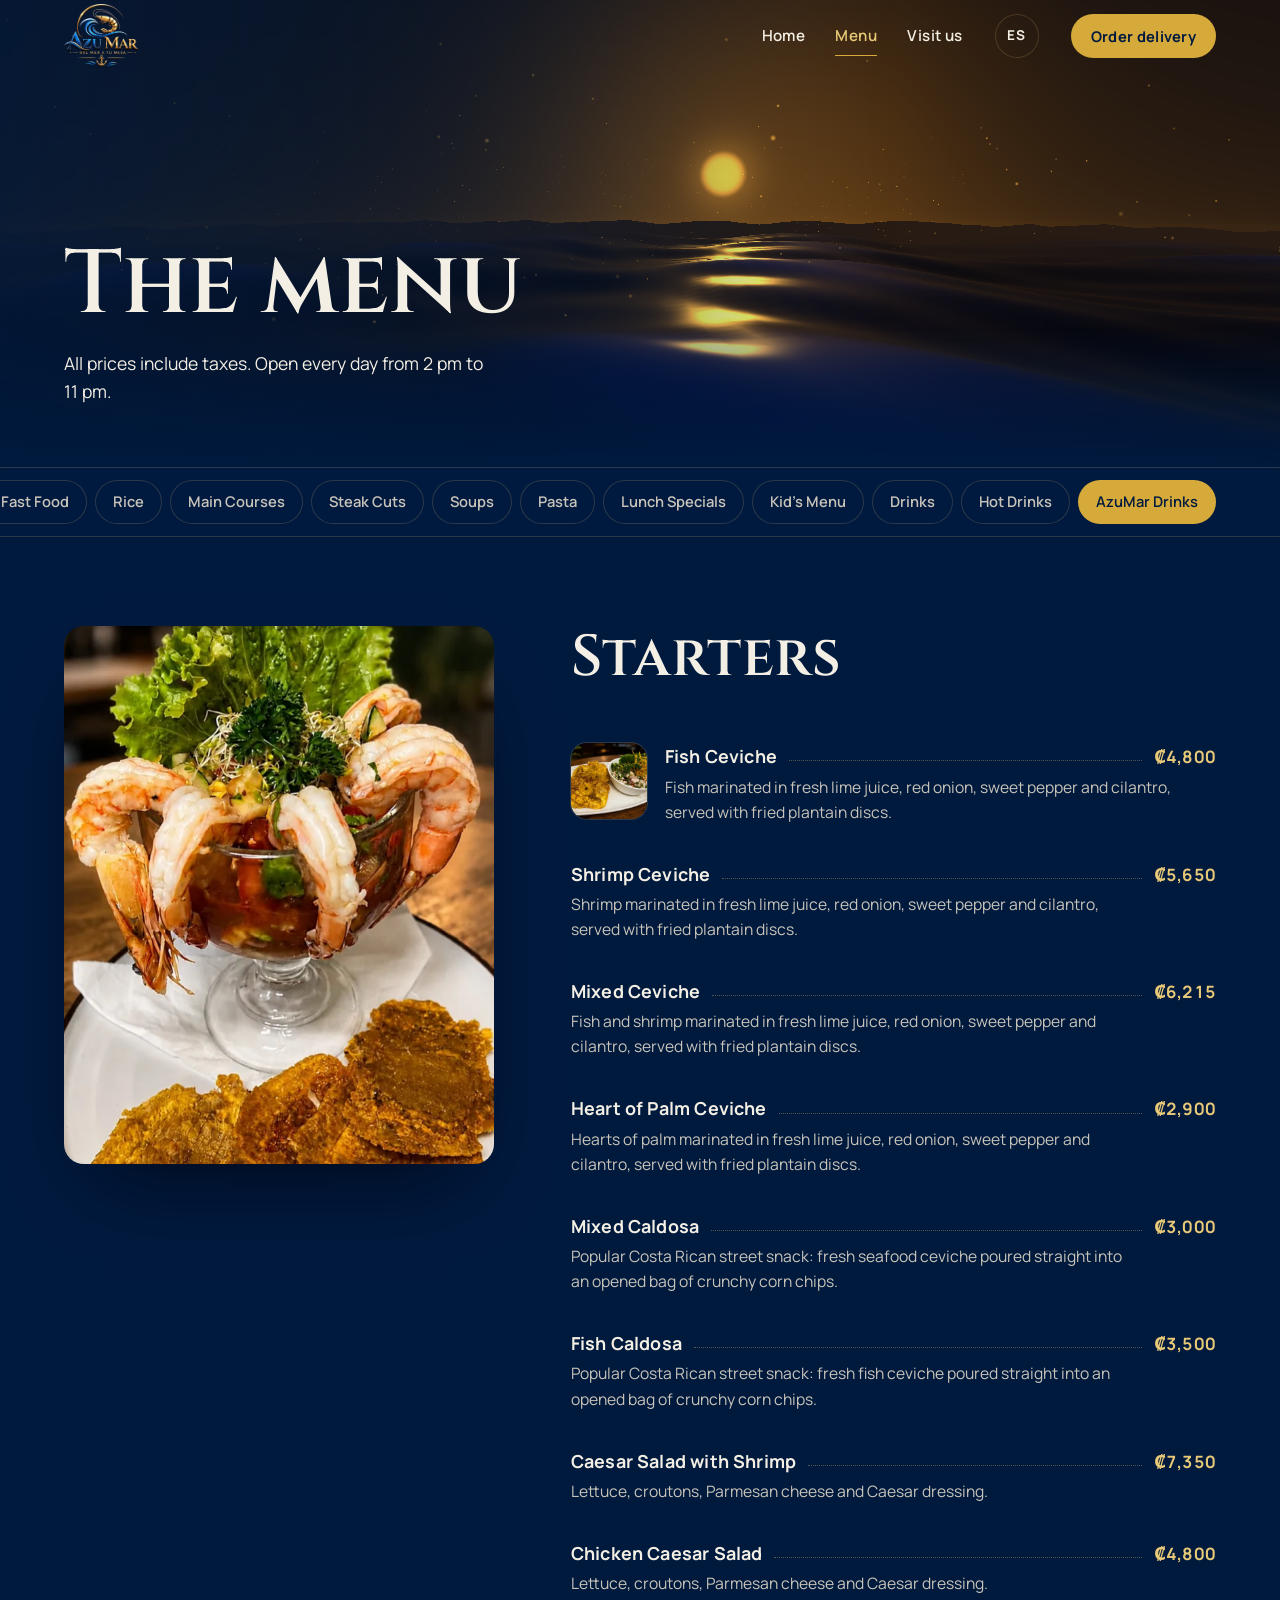
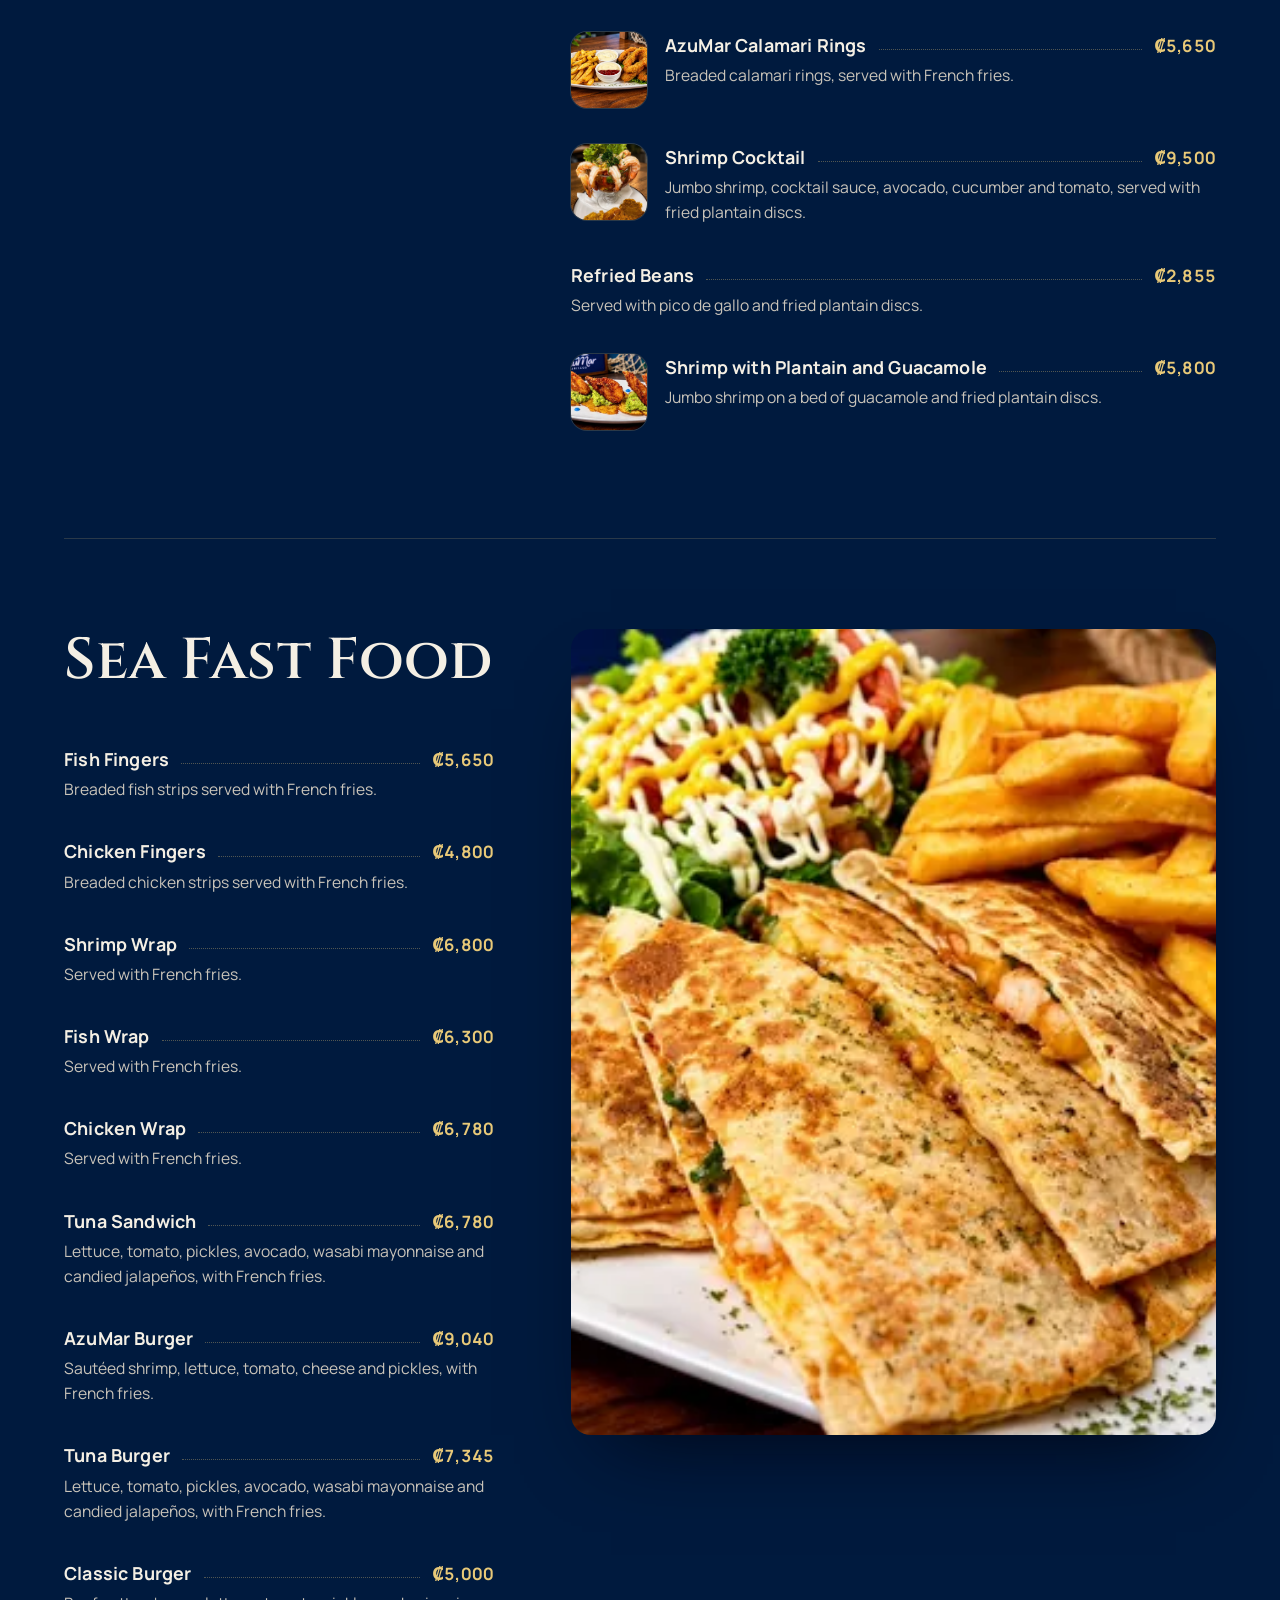
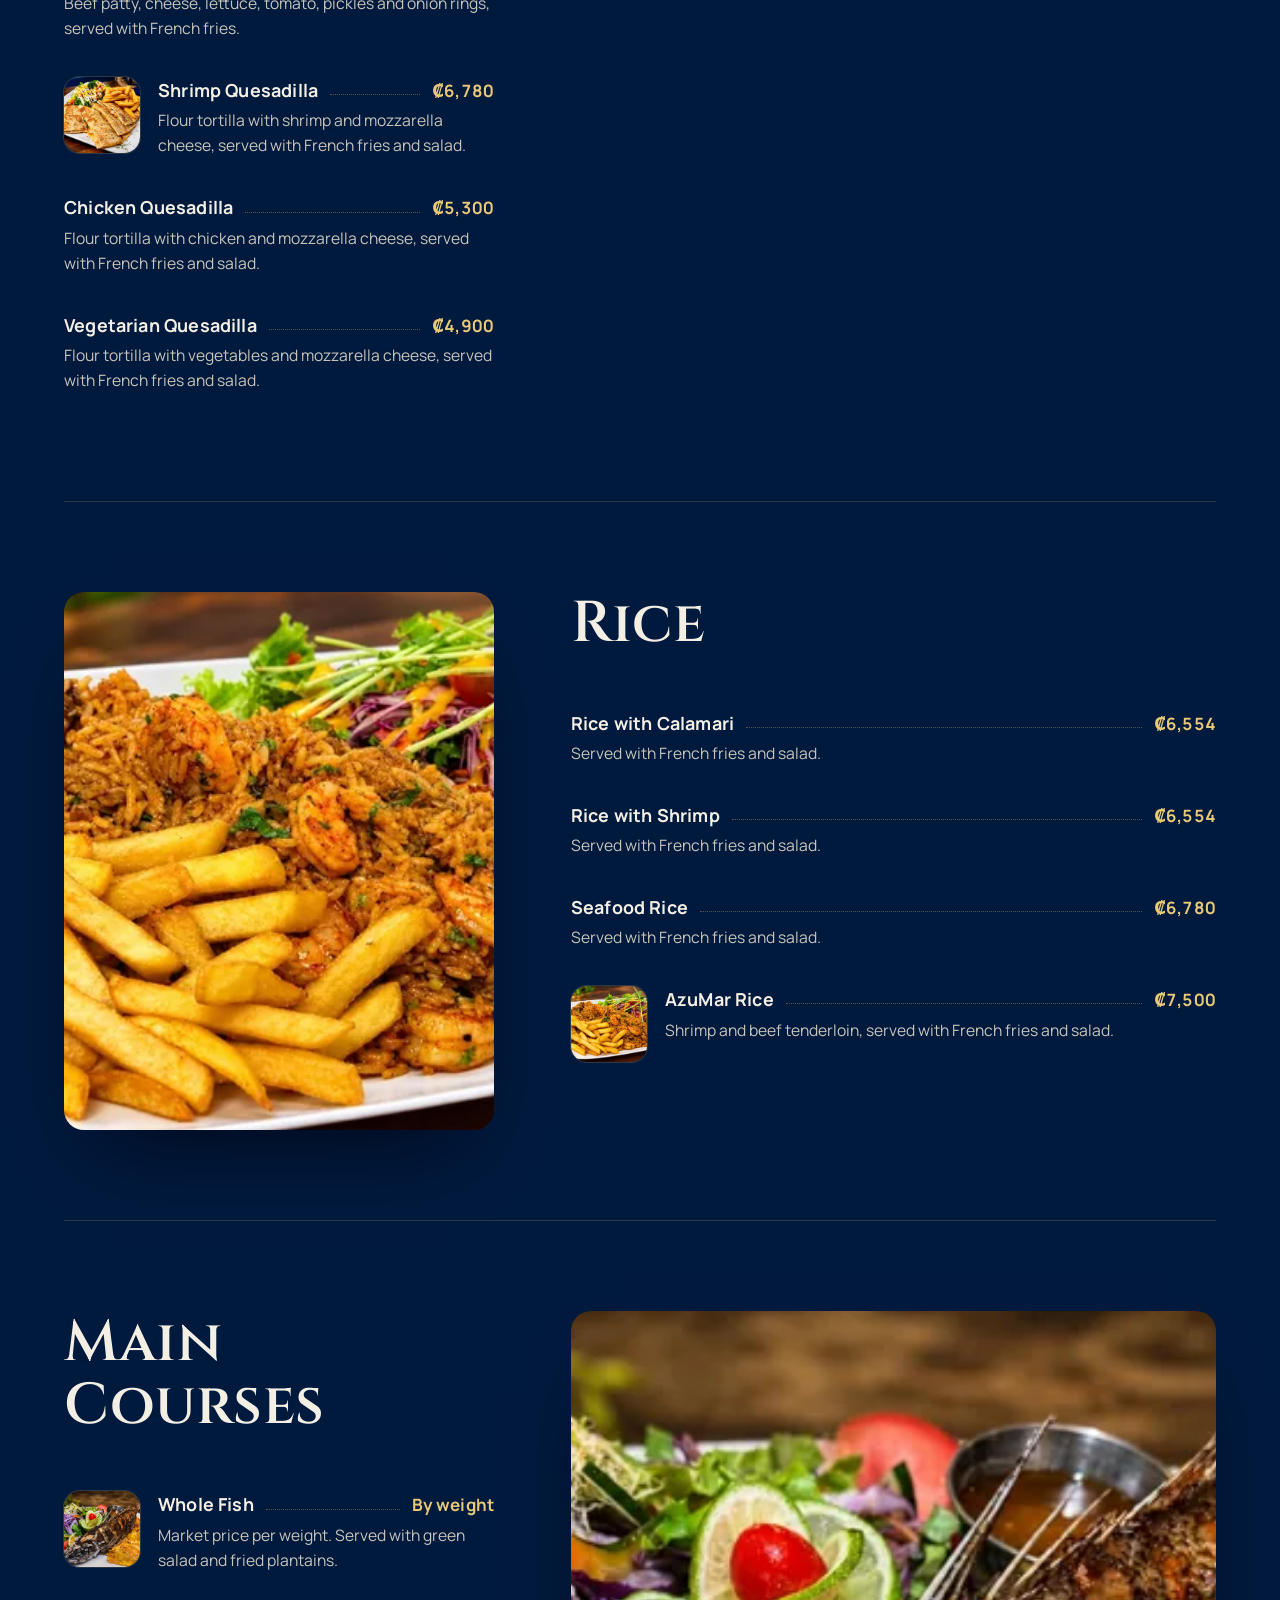
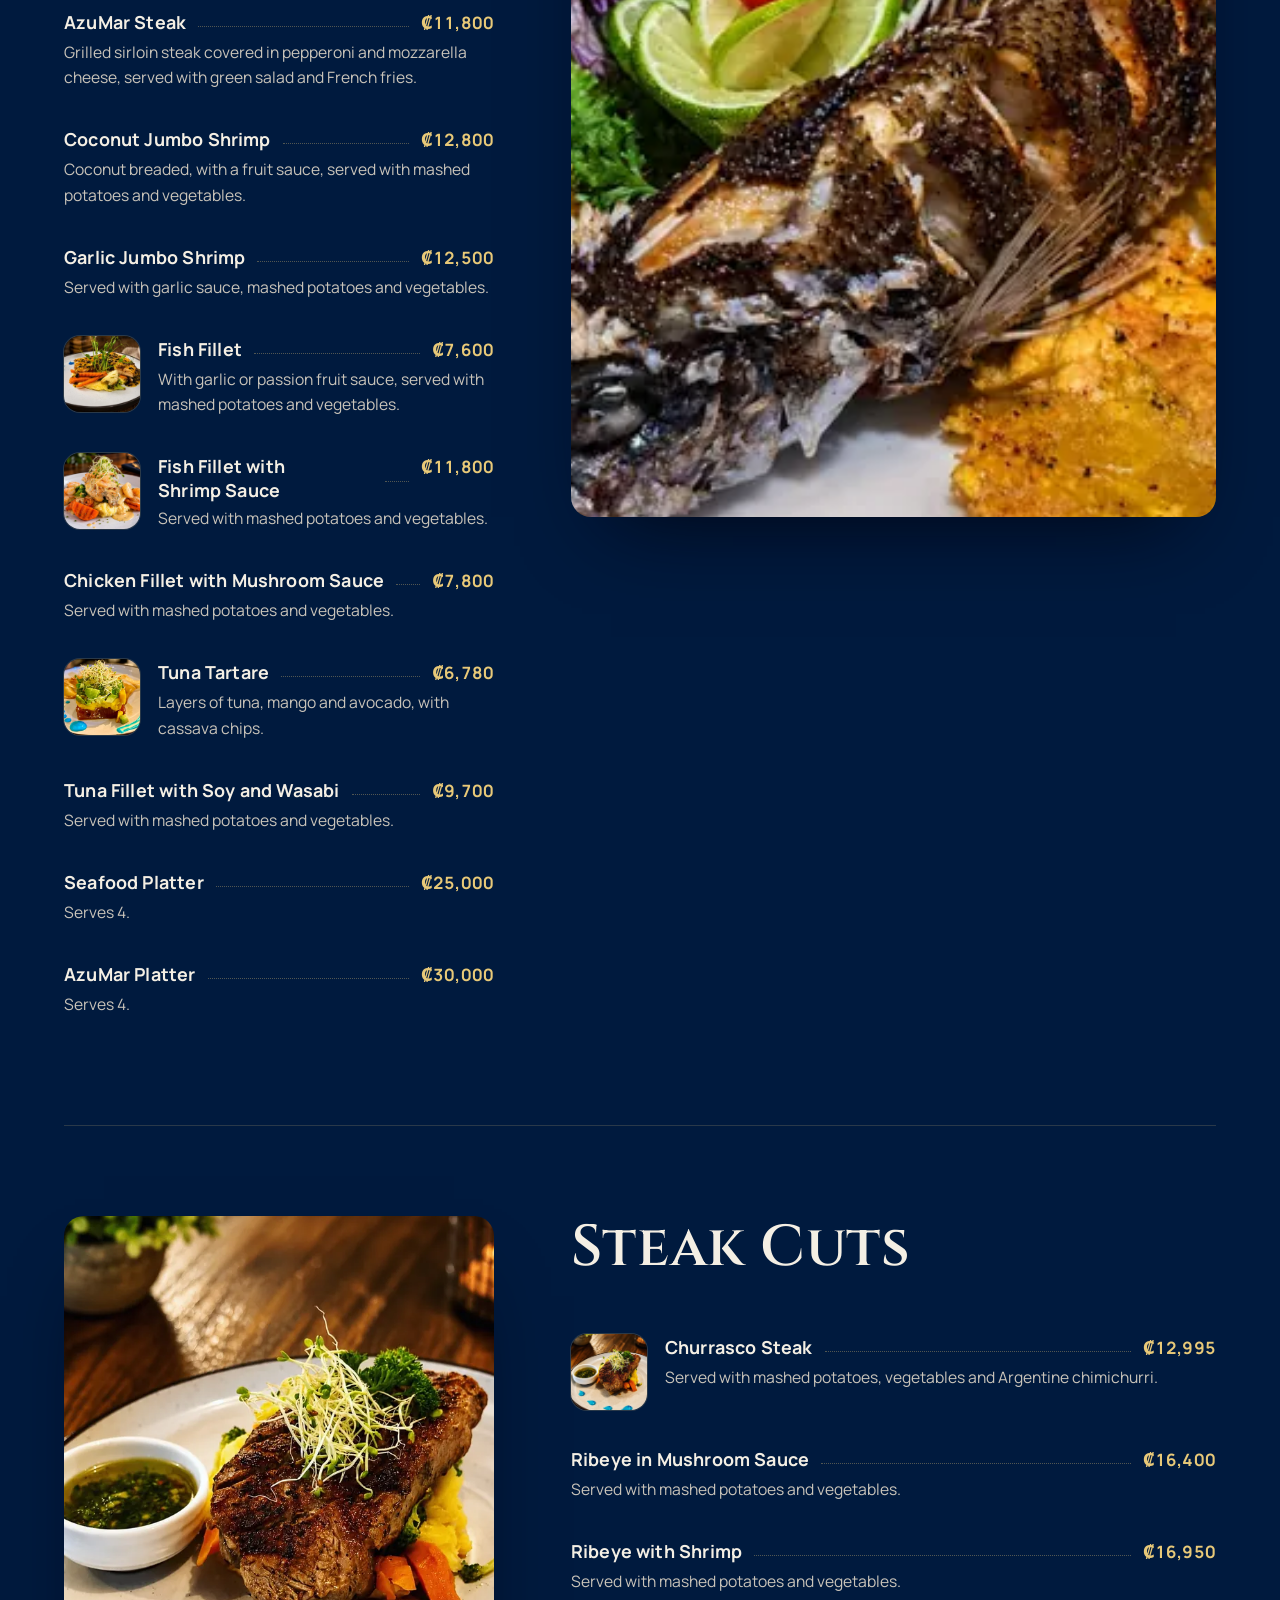
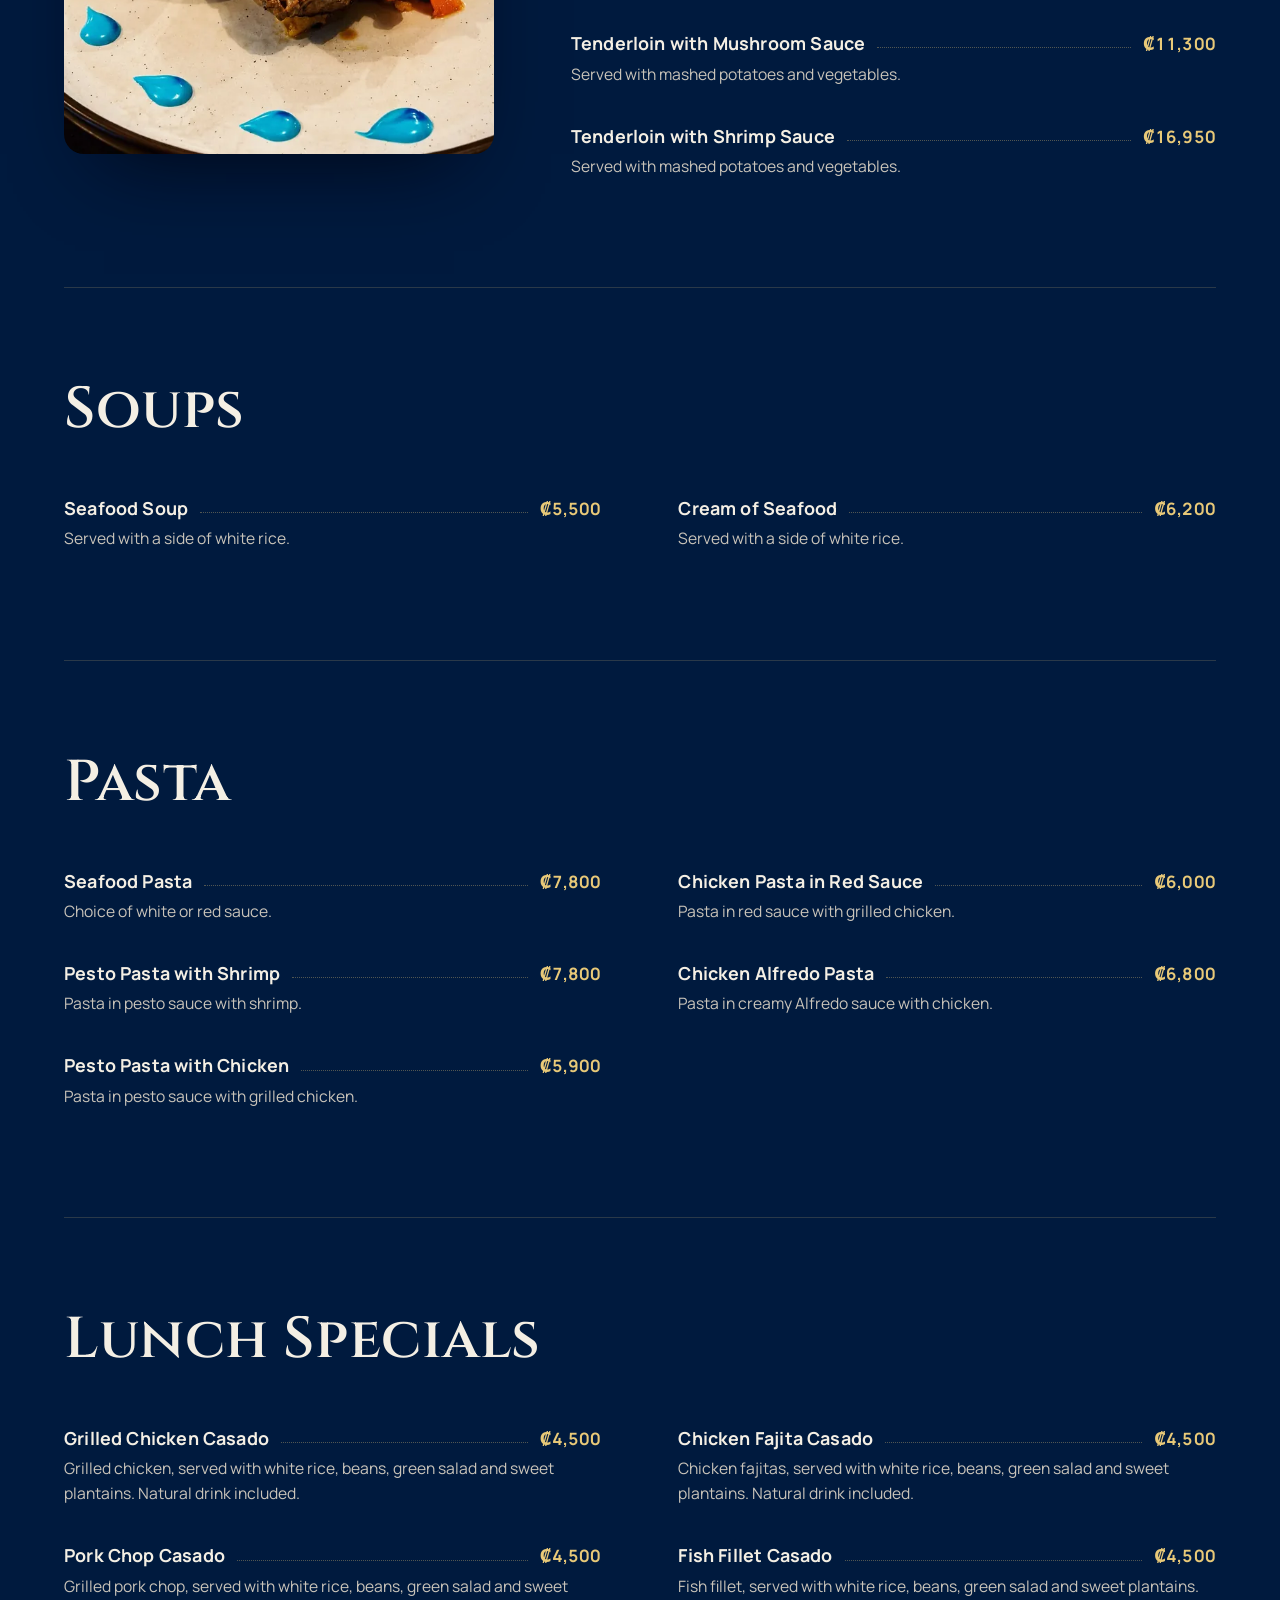
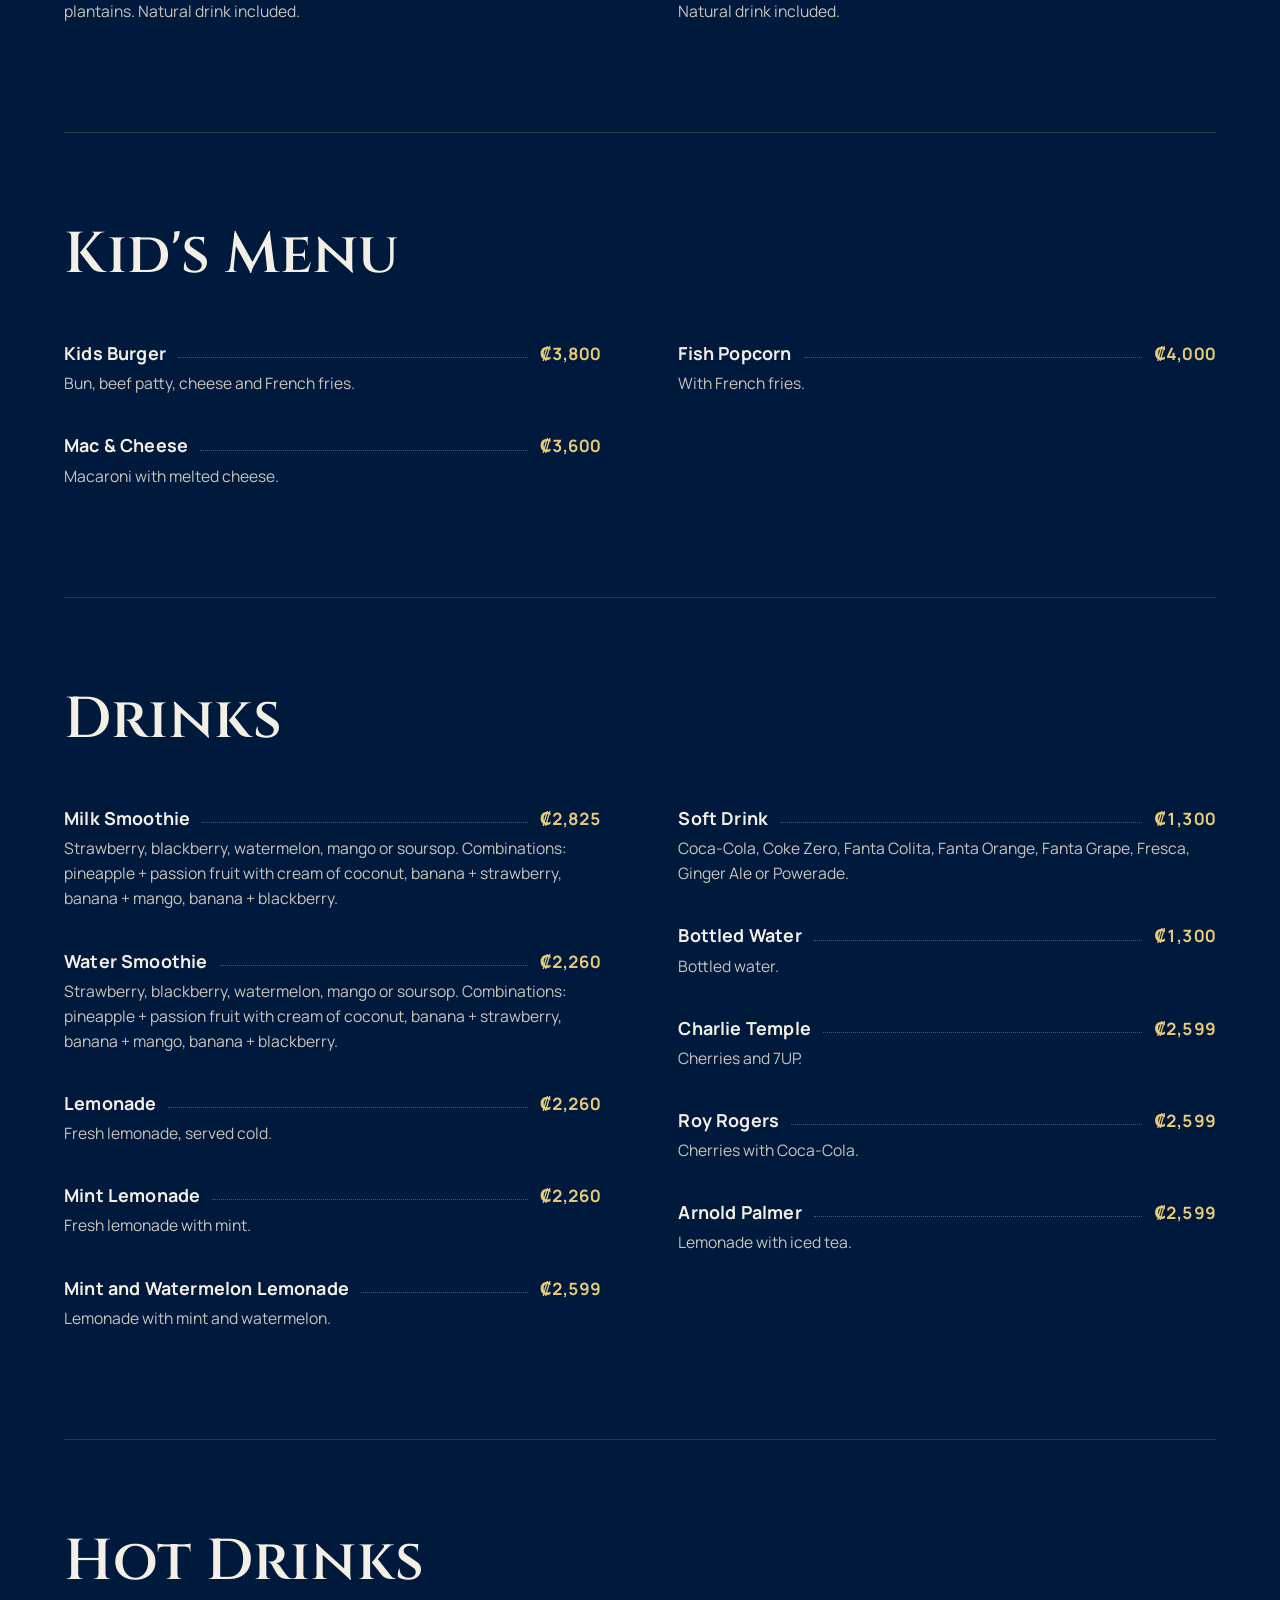
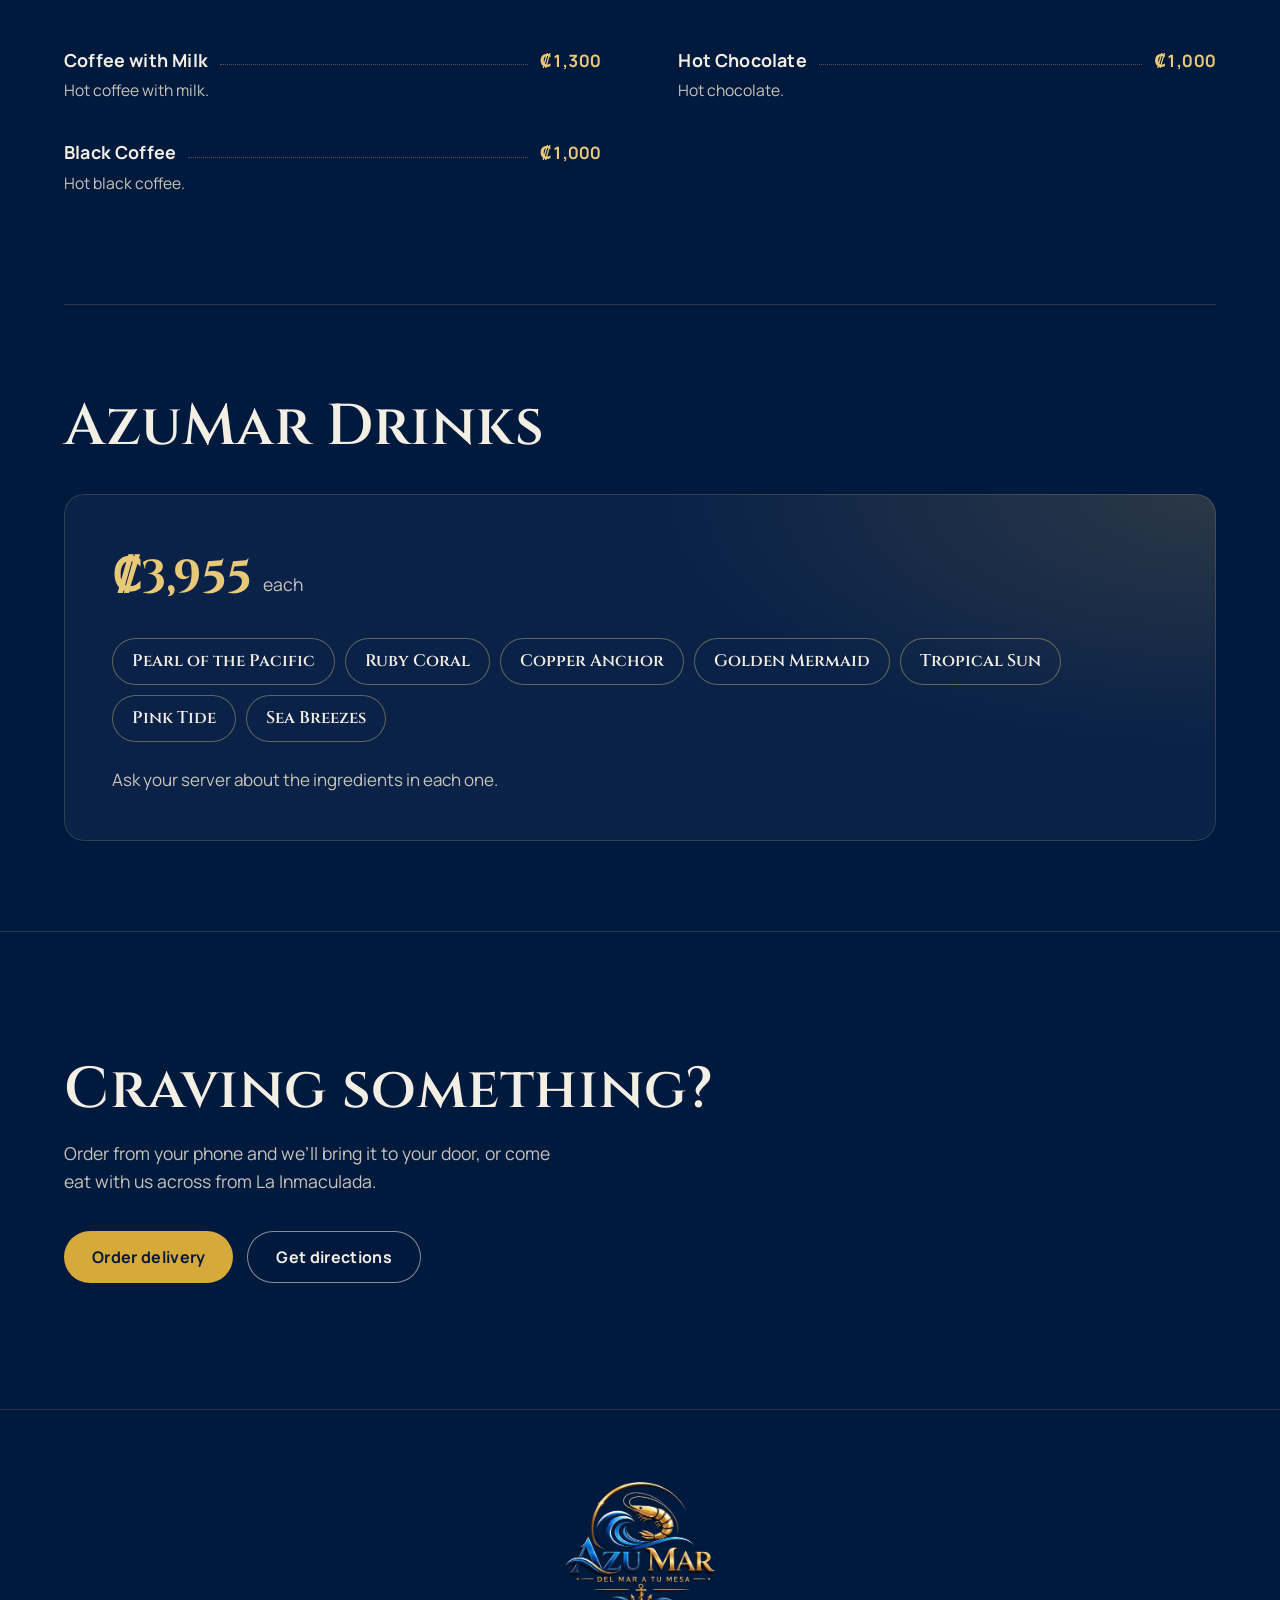
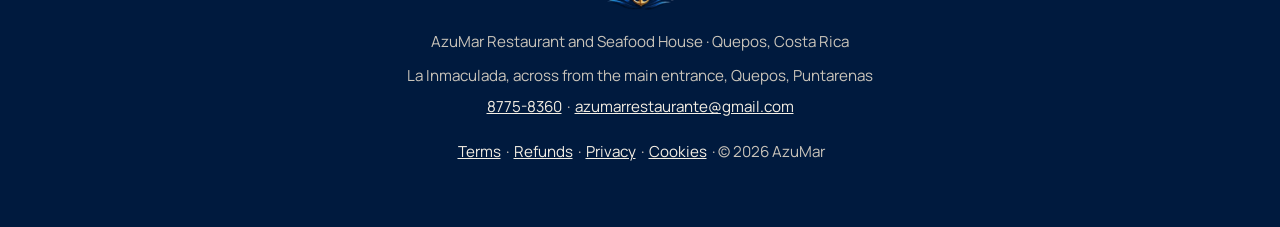
<file: carta-en.html>
<!DOCTYPE html>
<html lang="en">
<head>
<meta charset="utf-8">
<meta name="viewport" content="width=device-width, initial-scale=1, viewport-fit=cover">
<title>Azumar Menu | Seafood and steaks in Quepos</title>
<meta name="description" content="Full menu of AzuMar in Quepos: ceviche, seafood, rice dishes, steaks, pasta, casados and house drinks. Prices include taxes.">
<meta name="theme-color" content="#001A3E">
<meta name="color-scheme" content="dark">
<link rel="canonical" href="https://restazumar.com/carta-en">
<meta property="og:type" content="website">
<meta property="og:title" content="The AzuMar menu">
<meta property="og:description" content="Seafood restaurant in Quepos, Costa Rica. Prices include taxes.">
<meta property="og:url" content="https://restazumar.com/carta-en">
<meta property="og:image" content="https://restazumar.com/plato-pescado-entero.webp">

<link rel="alternate" hreflang="es" href="https://restazumar.com/carta">
<link rel="alternate" hreflang="en" href="https://restazumar.com/carta-en">
<link rel="icon" href="icono.png">
<link rel="apple-touch-icon" href="icono.png">
<link rel="preload" href="fuente-cinzel.woff2" as="font" type="font/woff2" crossorigin>
<link rel="preload" href="fuente-manrope.woff2" as="font" type="font/woff2" crossorigin>
<link rel="modulepreload" href="three.module.min.js">
<script>
  // Chrome en Android con "Sitio de escritorio" dibuja la página a 980 px y la
  // achica: todo se ve diminuto. Aquí se detecta y se amplía la página al ancho
  // real del teléfono, con su diseño de celular (ver generar-modo-escritorio.py).
  (function () {
    var d = document.documentElement;
    function ajustar() {
      var w = screen.width, z = innerWidth / w;
      var activo = navigator.maxTouchPoints > 0 && w < 700 && z > 1.25;
      d.classList.toggle('modo-escritorio', activo);
      [899, 767, 599, 480, 380].forEach(function (n) { d.classList.toggle('mx-' + n, activo && w <= n); });
      d.style.zoom = activo ? z : '';
      if (activo) {
        var h = innerHeight / z / 100 + 'px';
        d.style.setProperty('--vw', w / 100 + 'px');
        ['--vh', '--dvh', '--svh'].forEach(function (p) { d.style.setProperty(p, h); });
      } else {
        ['--vw', '--vh', '--dvh', '--svh'].forEach(function (p) { d.style.removeProperty(p); });
      }
    }
    ajustar();
    addEventListener('resize', ajustar);
  })();
</script>
<link rel="stylesheet" href="estilos.css">
<link rel="stylesheet" href="modo-escritorio.css">
<script>
  if (!matchMedia('(prefers-reduced-motion: reduce)').matches) {
    document.documentElement.classList.add('js-anima');
    setTimeout(function () {
      if (!document.documentElement.classList.contains('animado')) document.documentElement.classList.remove('js-anima');
    }, 3000);
  }
</script>
  <!-- Google Analytics (medición de visitas). Ver la página de Privacidad y Cookies. -->
  <script async src="https://www.googletagmanager.com/gtag/js?id=G-ZLZR0Q7YXE"></script>
  <script>
    window.dataLayer = window.dataLayer || [];
    function gtag(){dataLayer.push(arguments);}
    gtag('js', new Date());
    gtag('config', 'G-ZLZR0Q7YXE');
  </script>
</head>
<body class="pagina-carta">

<a class="saltar" href="#carta">Skip to the menu</a>

<header class="nav" id="nav">
  <a class="nav-marca" href="en.html" aria-label="AzuMar, go to home page">
    <img src="logo-azumar-360.webp" alt="" width="360" height="307">
  </a>
  <button class="nav-menu" type="button" aria-expanded="false" aria-controls="nav-enlaces" aria-label="Open navigation"><svg class="icono" viewBox="0 0 256 256" aria-hidden="true"><path d="M224,128a8,8,0,0,1-8,8H40a8,8,0,0,1,0-16H216A8,8,0,0,1,224,128ZM40,72H216a8,8,0,0,0,0-16H40a8,8,0,0,0,0,16ZM216,184H40a8,8,0,0,0,0,16H216a8,8,0,0,0,0-16Z"/></svg></button>
  <nav aria-label="Main">
    <ul class="nav-enlaces" id="nav-enlaces">
      <li><a href="en.html">Home</a></li>
      <li><a href="carta-en.html" aria-current="page">Menu</a></li>
      <li><a href="en.html#visitanos">Visit us</a></li>
    </ul>
  </nav>
  <a class="nav-idioma" href="carta.html" hreflang="es" lang="es" aria-label="Ver esta carta en español">ES</a>
  <a class="boton boton-oro boton-chico" href="pedido-en.html">Order delivery</a>
</header>

<main>
  <!-- Cabecera corta con el mismo mar 3D de la portada. -->
  <section class="carta-cabeza" aria-labelledby="titulo-carta">
    <div class="portada-fondo" aria-hidden="true">
      <canvas id="mar"></canvas>
      <div class="portada-velo"></div>
    </div>
    <div class="carta-cabeza-texto">
      <h1 id="titulo-carta" class="revela">The menu</h1>
      <p class="revela">All prices include taxes. Open every day from 2 pm to 11 pm.</p>
    </div>
  </section>

  <!-- Barra de secciones: se queda pegada arriba y marca dónde vas. -->
  <nav class="secciones" id="secciones" aria-label="Menu sections">
    <ul role="list" id="lista-secciones"></ul>
  </nav>

  <div class="carta" id="carta" tabindex="-1" aria-busy="true">
    <!-- Mientras llegan los platos: la forma de la carta, sin texto. -->
    <div class="carta-cargando" aria-hidden="true">
      <div class="esqueleto esqueleto-titulo"></div>
      <div class="esqueleto"></div><div class="esqueleto"></div><div class="esqueleto"></div>
      <div class="esqueleto"></div><div class="esqueleto"></div>
    </div>
    <noscript>
      <p class="carta-aviso">JavaScript is needed to show the menu. You can also ask us on <a href="https://wa.me/50687758360">WhatsApp at +506 8775-8360</a>.</p>
    </noscript>
  </div>

  <section class="carta-cierre" aria-labelledby="titulo-cierre">
    <h2 id="titulo-cierre">Craving something?</h2>
    <p>Order from your phone and we’ll bring it to your door, or come eat with us across from La Inmaculada.</p>
    <div class="portada-botones">
      <a class="boton boton-oro" href="pedido-en.html">Order delivery</a>
      <a class="boton boton-linea" href="en.html#visitanos">Get directions</a>
    </div>
  </section>
</main>

<footer class="pie">
  <img src="logo-azumar-360.webp" alt="AzuMar, from the sea to your table" width="360" height="307" loading="lazy">
  <p>AzuMar Restaurant and Seafood House · Quepos, Costa Rica</p>
  <p class="pie-datos">La Inmaculada, across from the main entrance, Quepos, Puntarenas<br><a href="tel:+50687758360">8775-8360</a> <span aria-hidden="true">·</span> <a href="mailto:azumarrestaurante@gmail.com">azumarrestaurante@gmail.com</a></p>
  <p class="pie-legal"><a href="legal-en.html#terms">Terms</a> <span aria-hidden="true">·</span> <a href="legal-en.html#refunds">Refunds</a> <span aria-hidden="true">·</span> <a href="legal-en.html#privacy">Privacy</a> <span aria-hidden="true">·</span> <a href="legal-en.html#cookies">Cookies</a> <span aria-hidden="true">·</span> © 2026 AzuMar</p>
</footer>

<!-- Los platos y precios salen de platos.js, el mismo archivo que usa el pedido
     a domicilio: un solo lugar para cambiar un precio en toda la web. -->
<script src="platos.js" defer></script>
<script src="gsap.min.js" defer></script>
<script src="ScrollTrigger.min.js" defer></script>
<script src="lenis.min.js" defer></script>
<script src="nav.js" defer></script>
<script type="module" src="carta.js"></script>
</body>
</html>
</file>
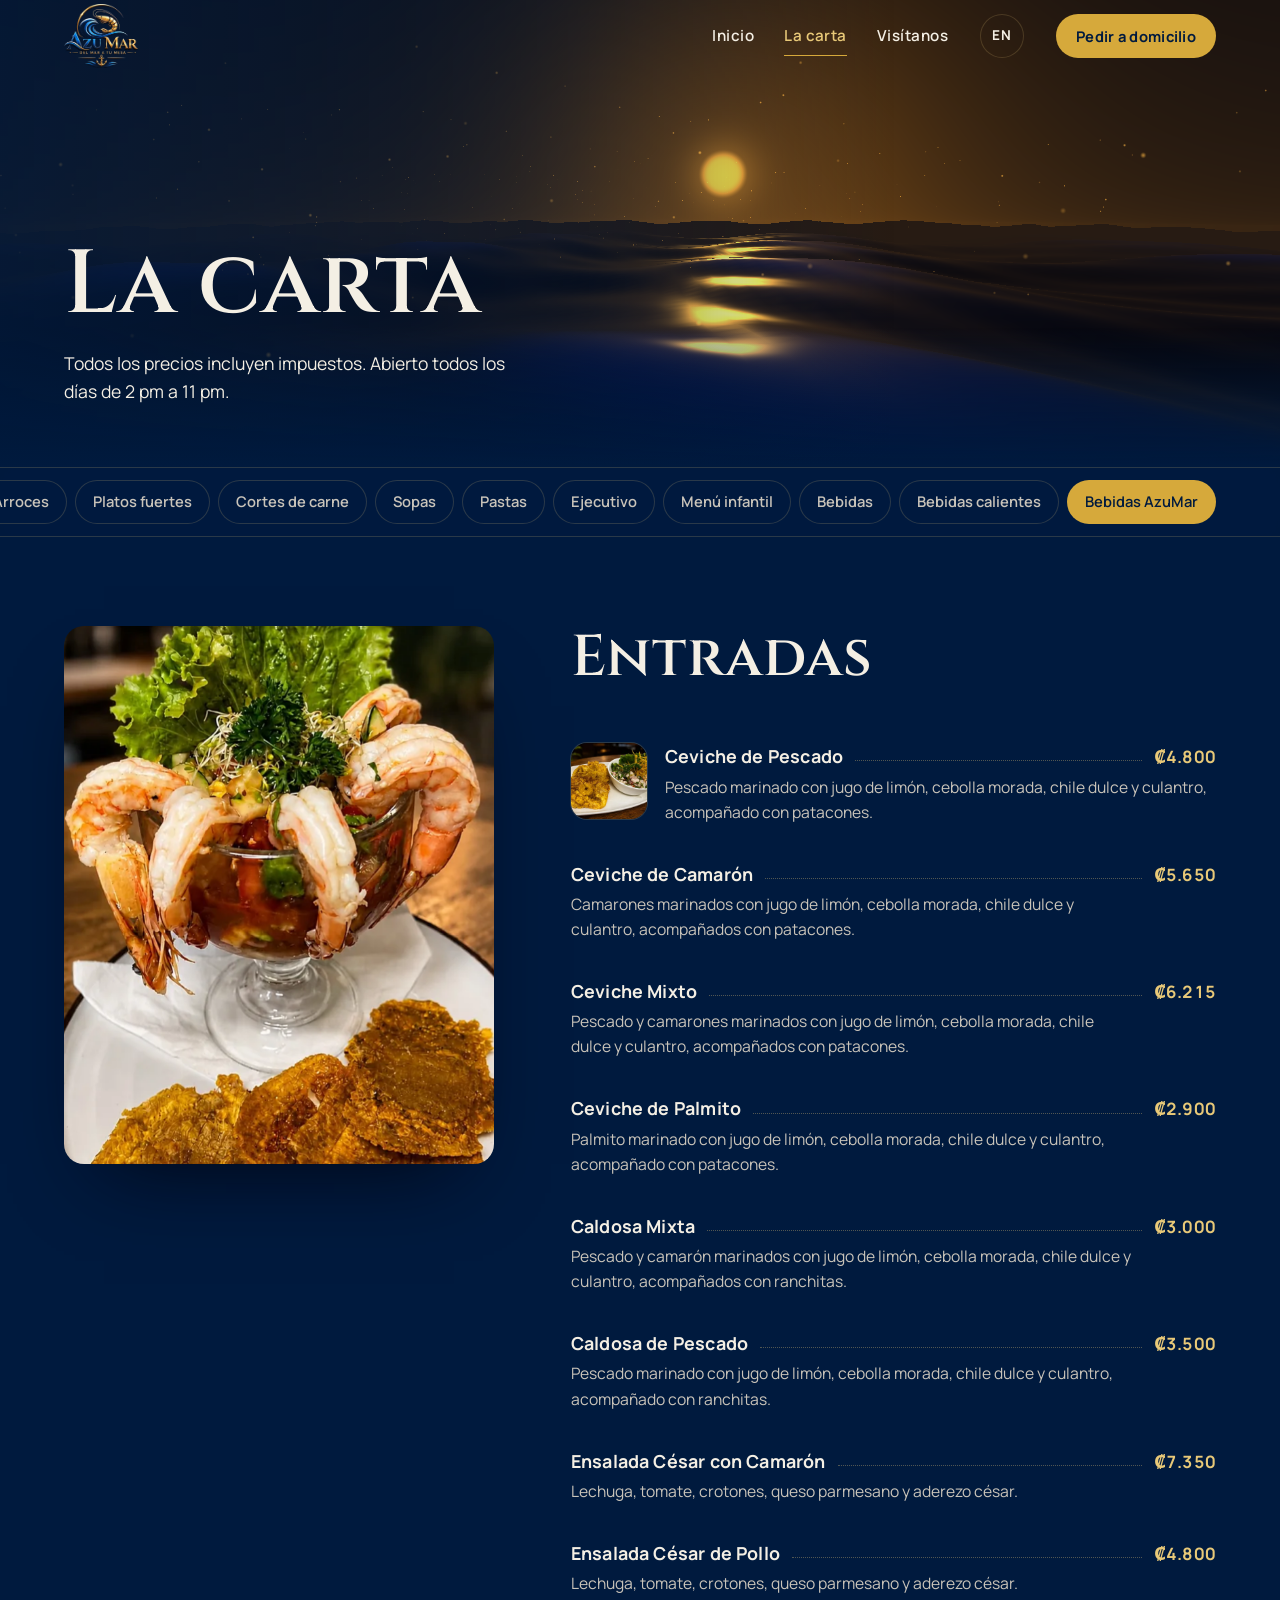
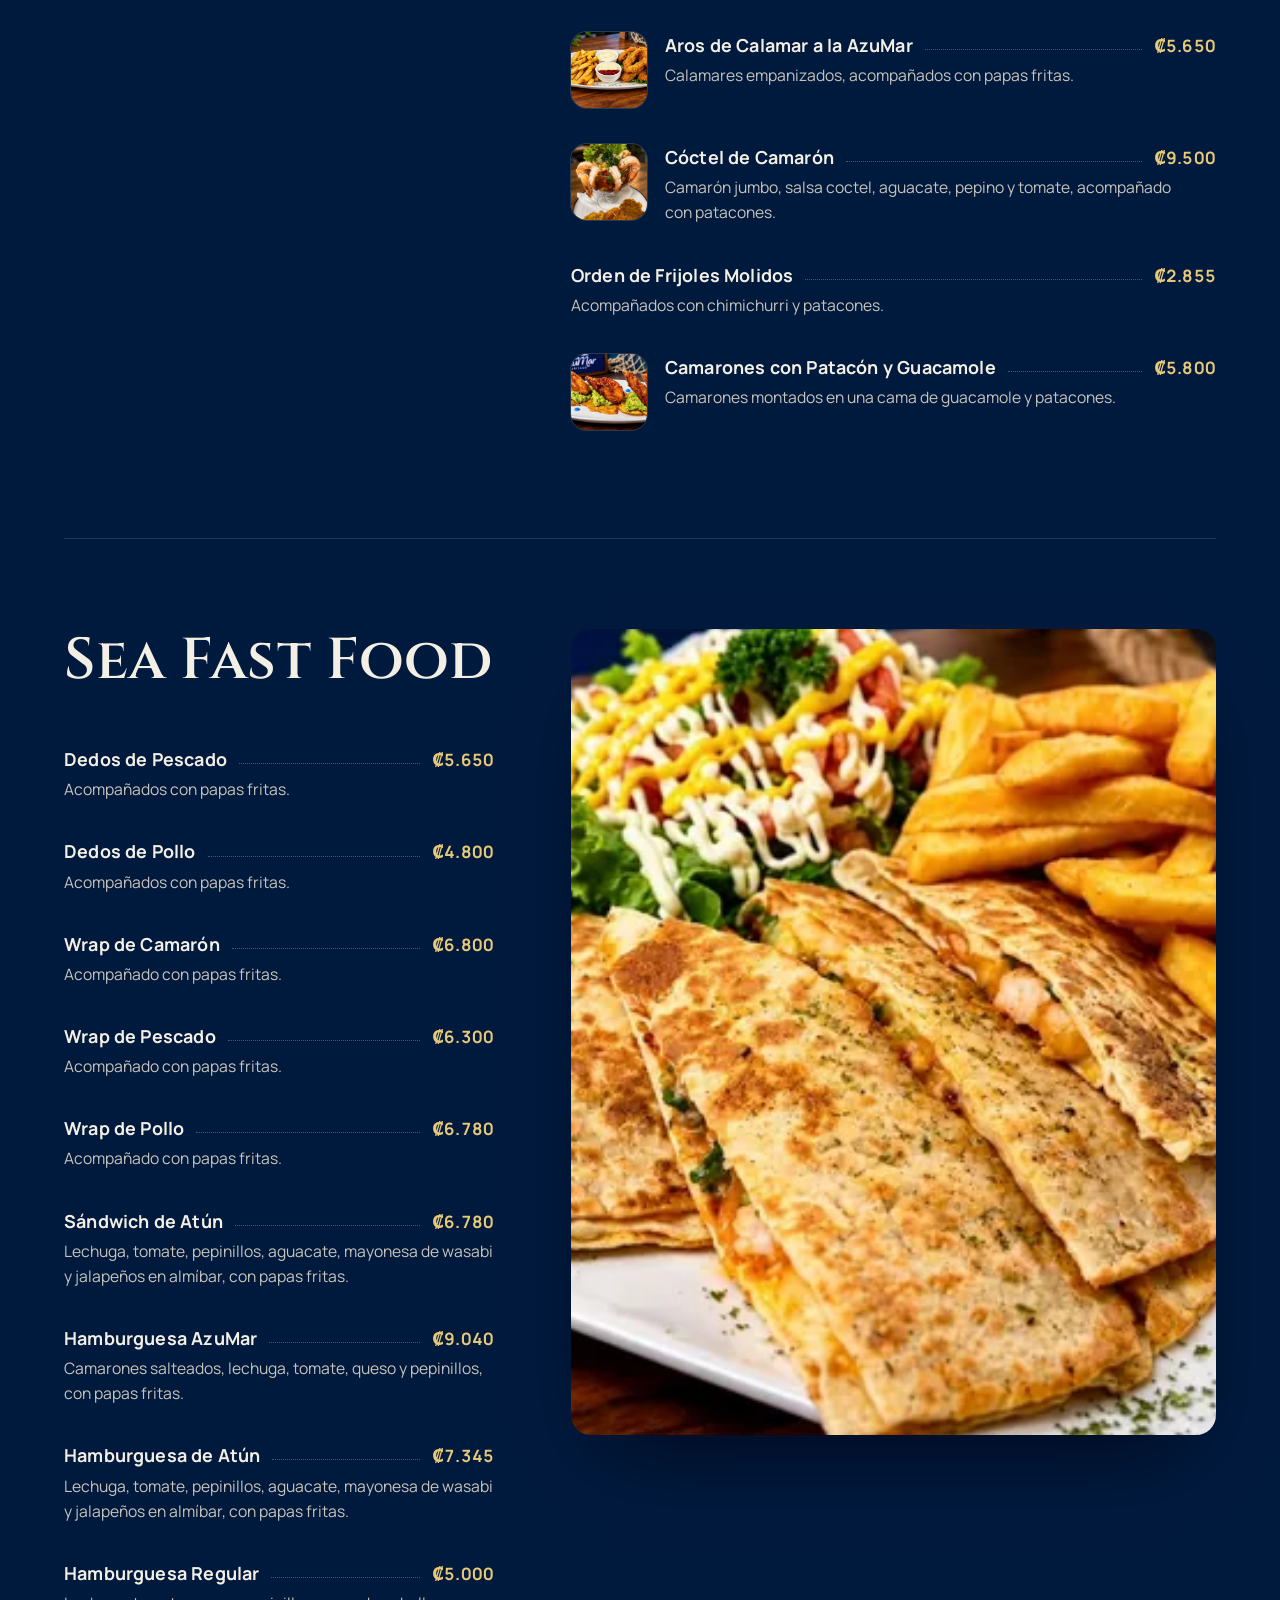
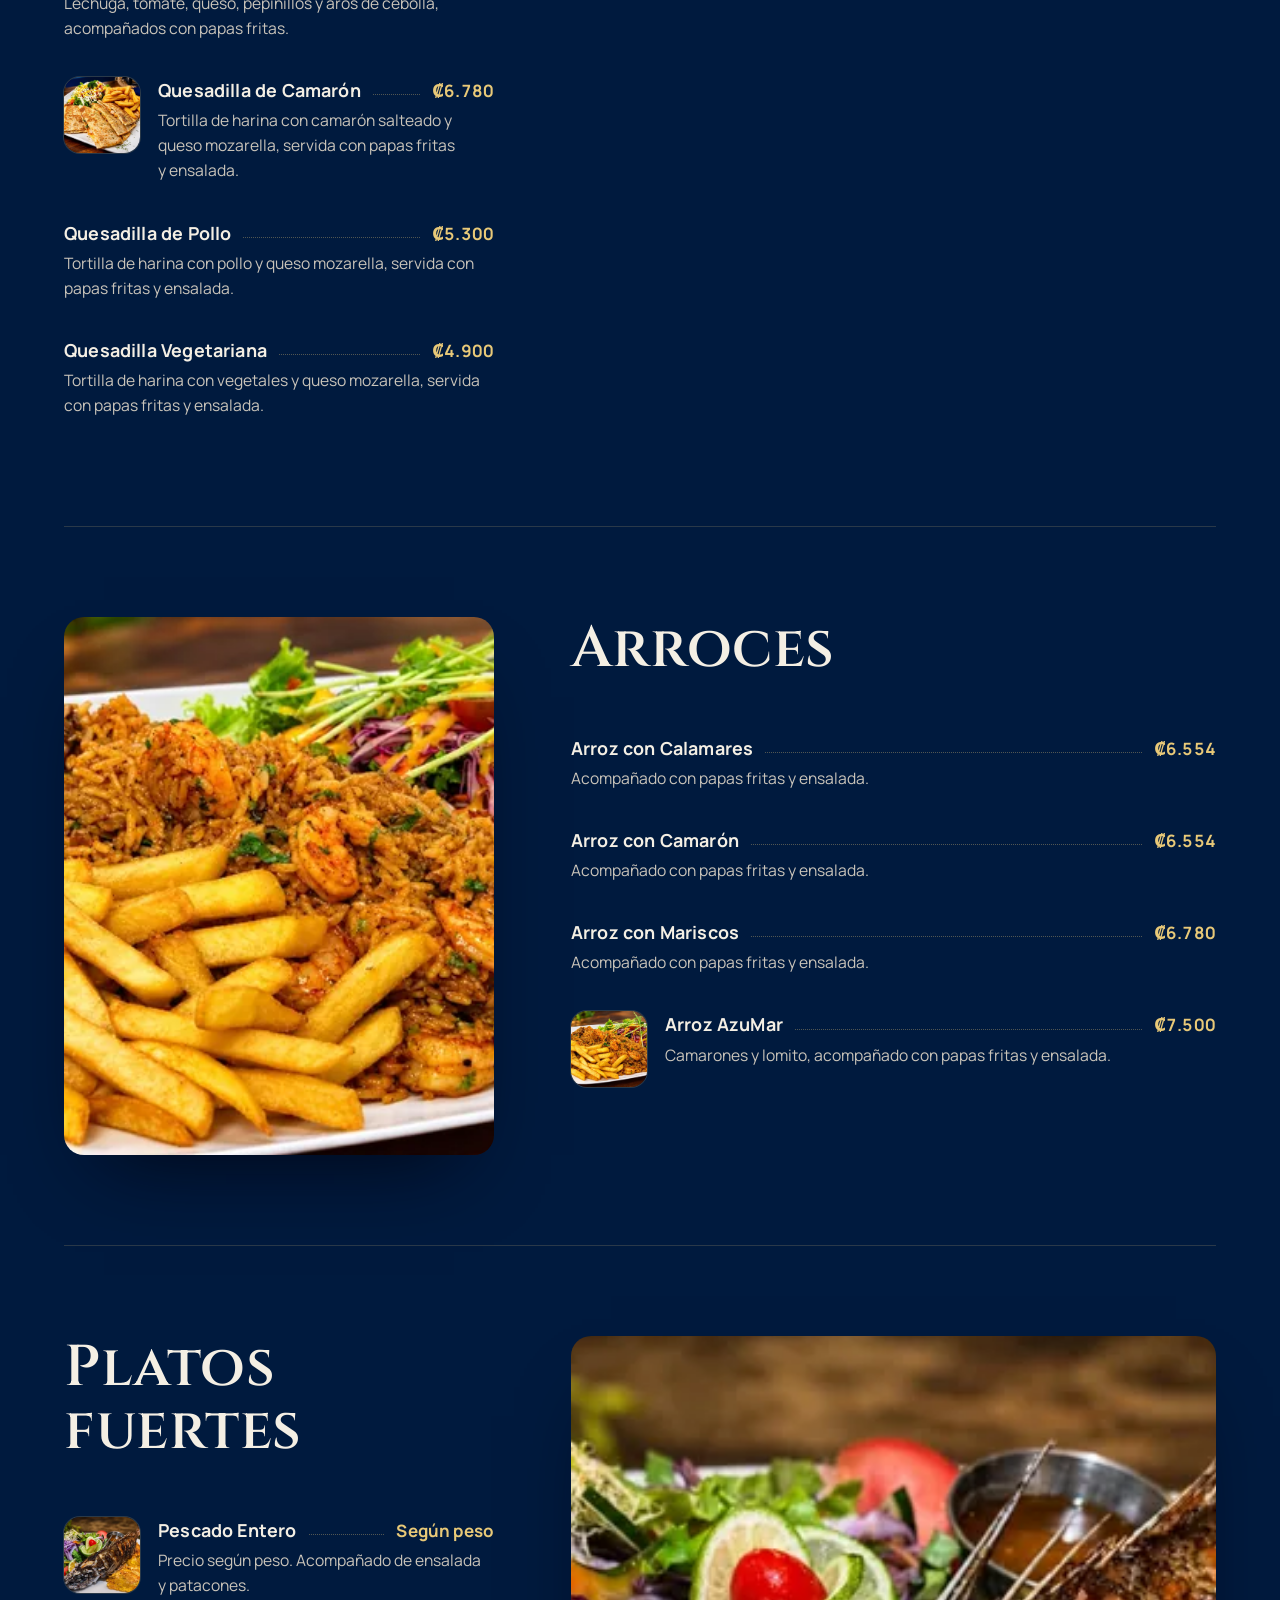
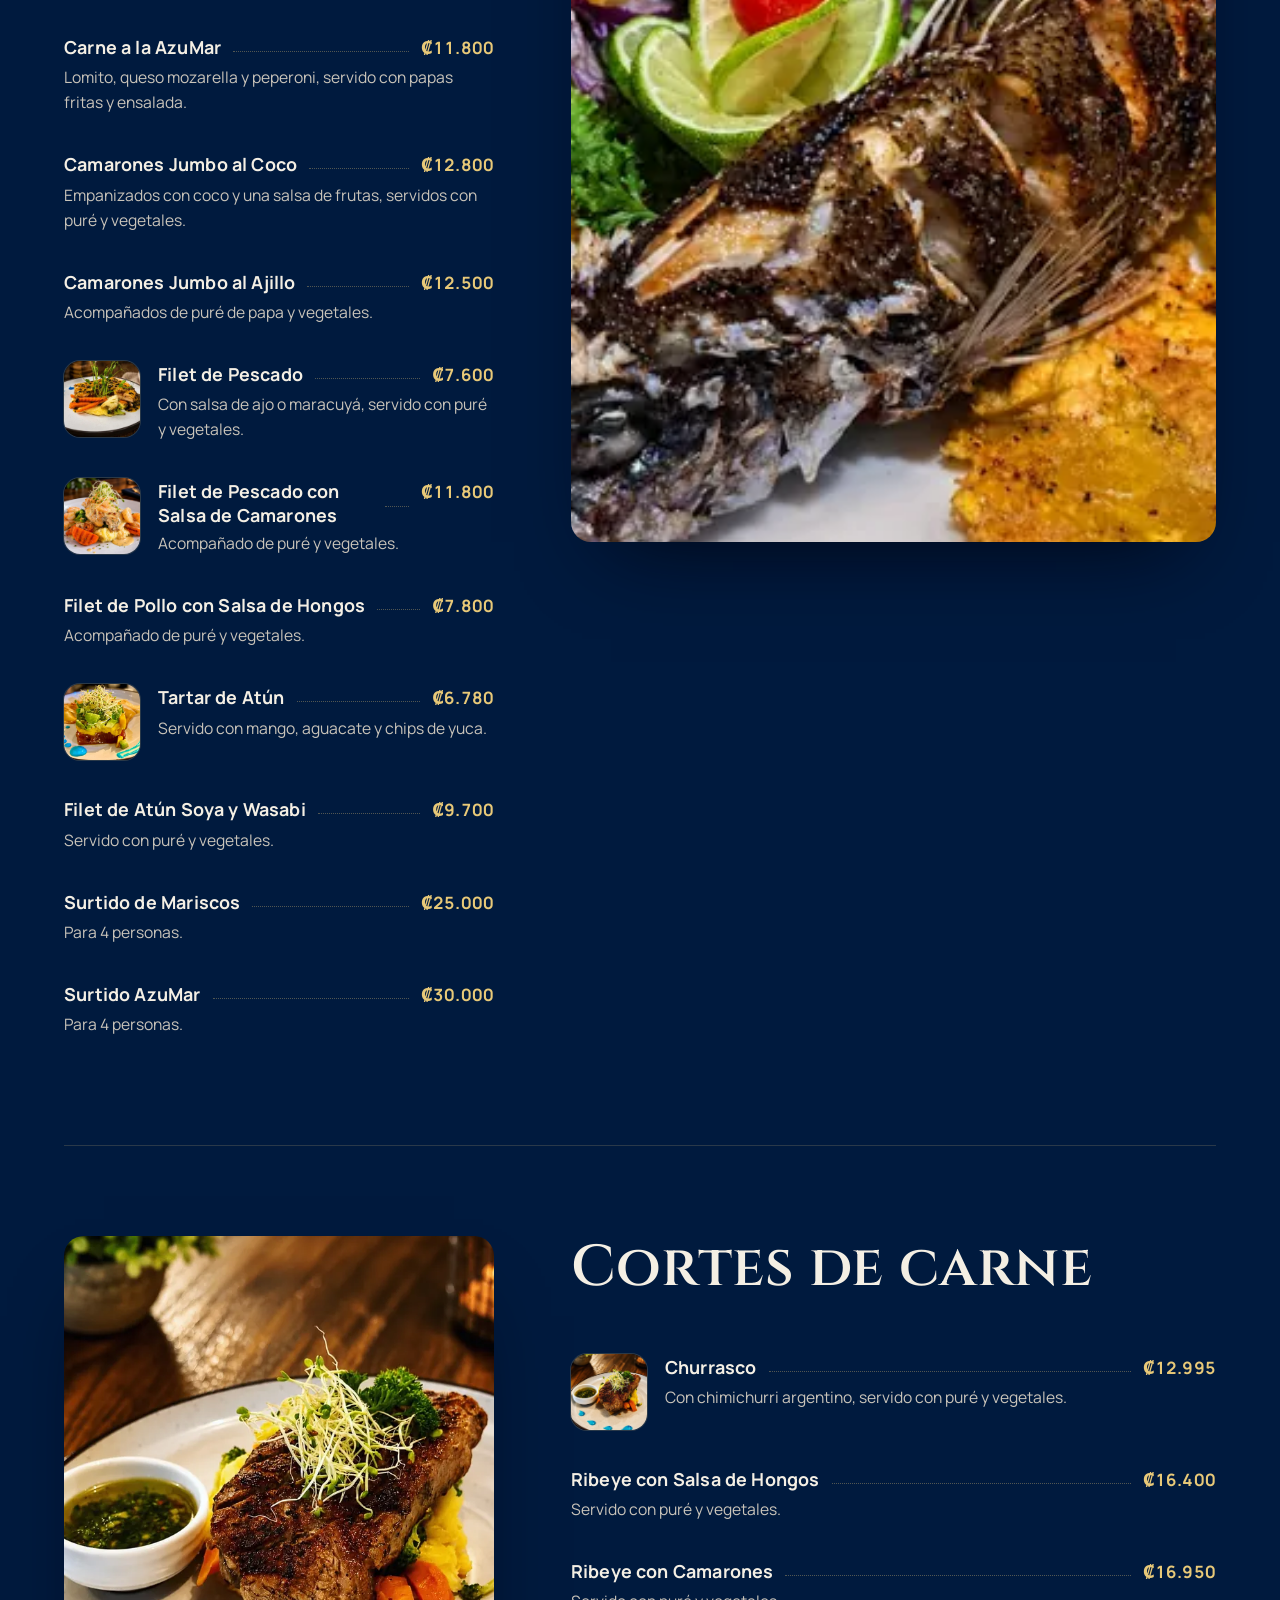
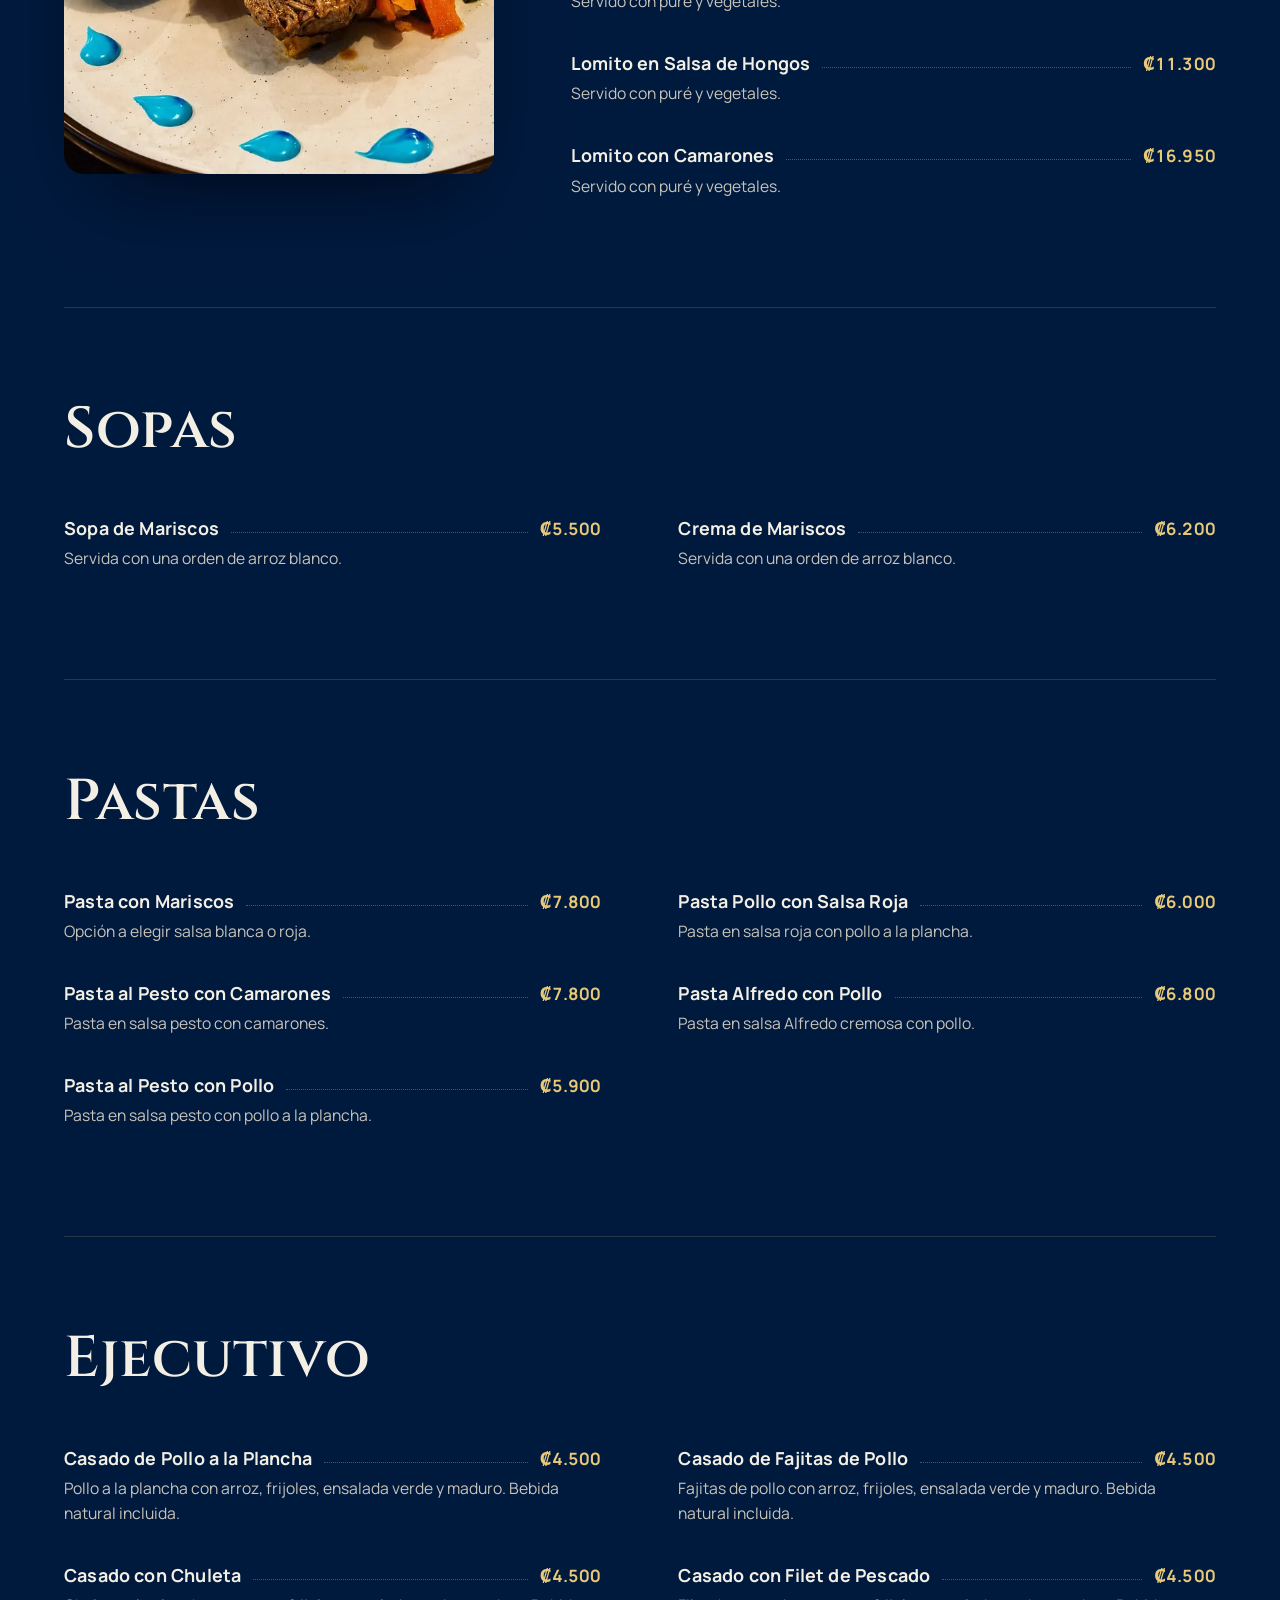
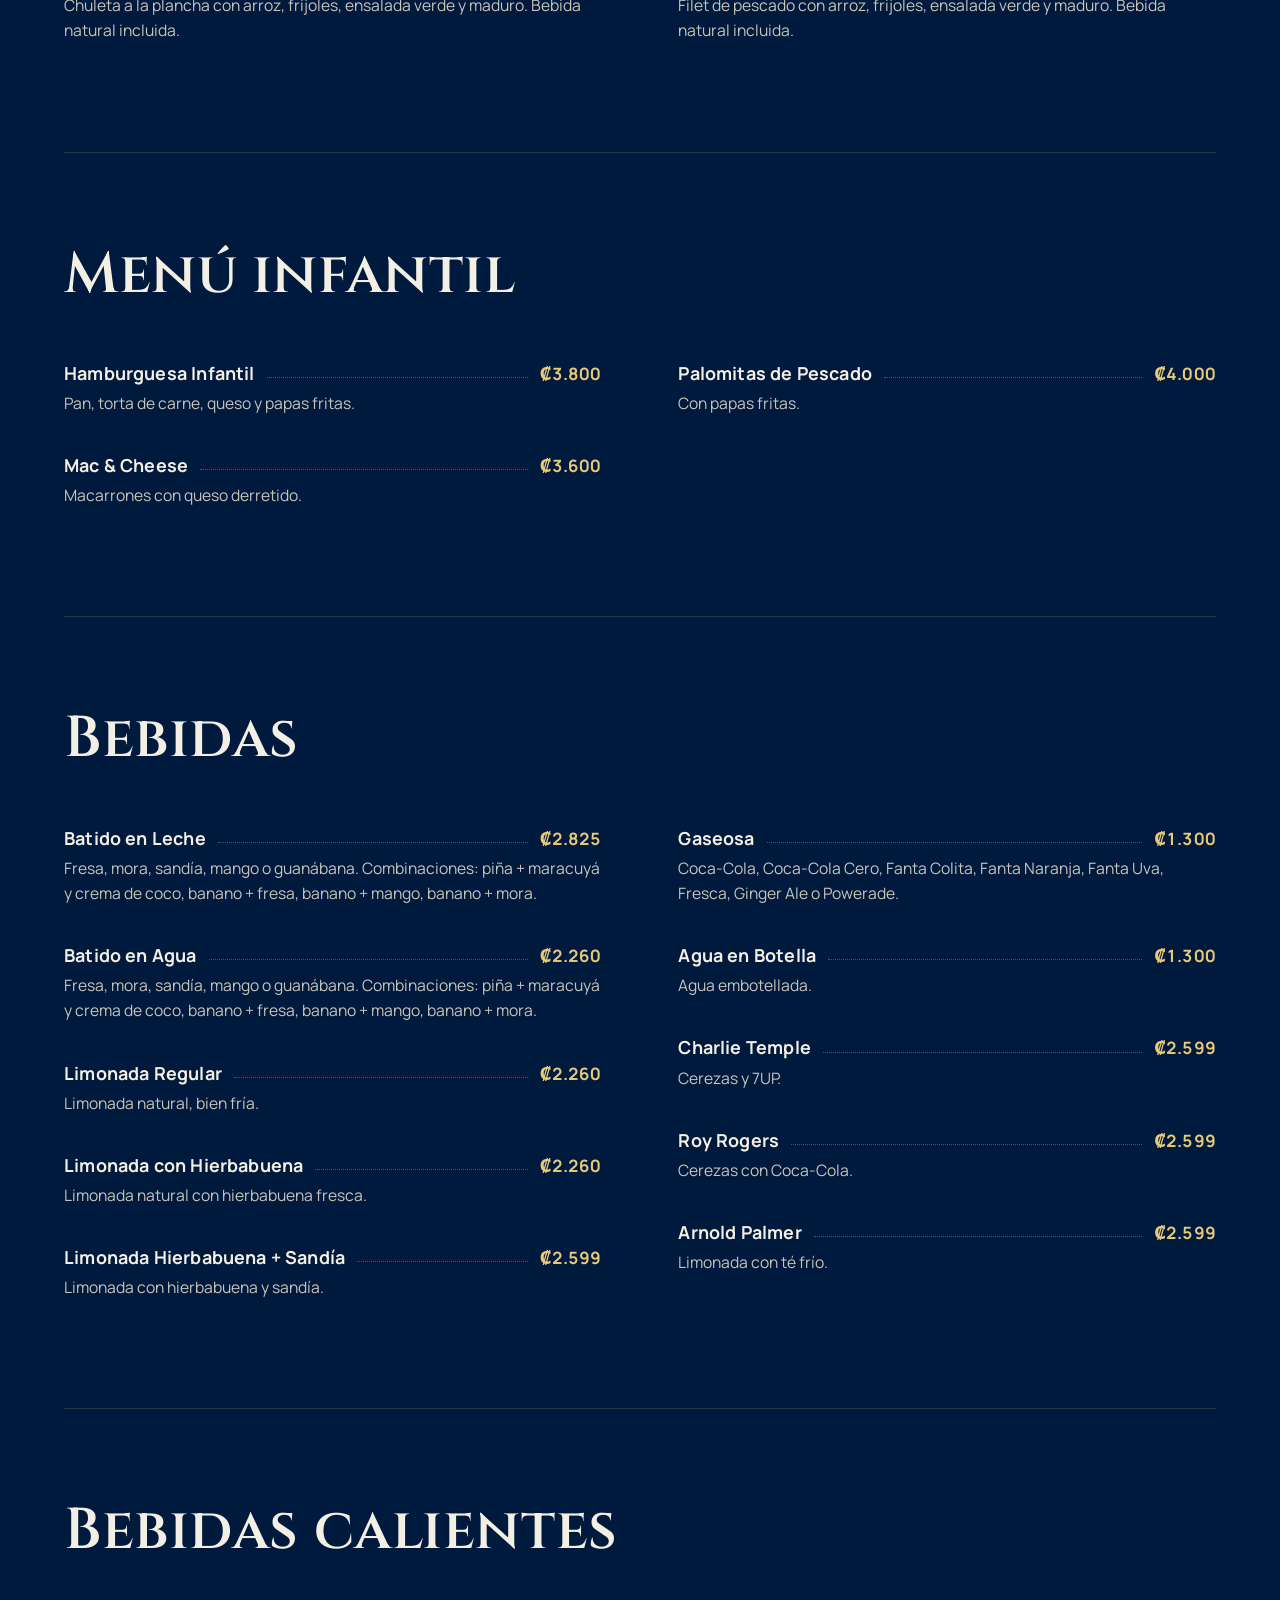
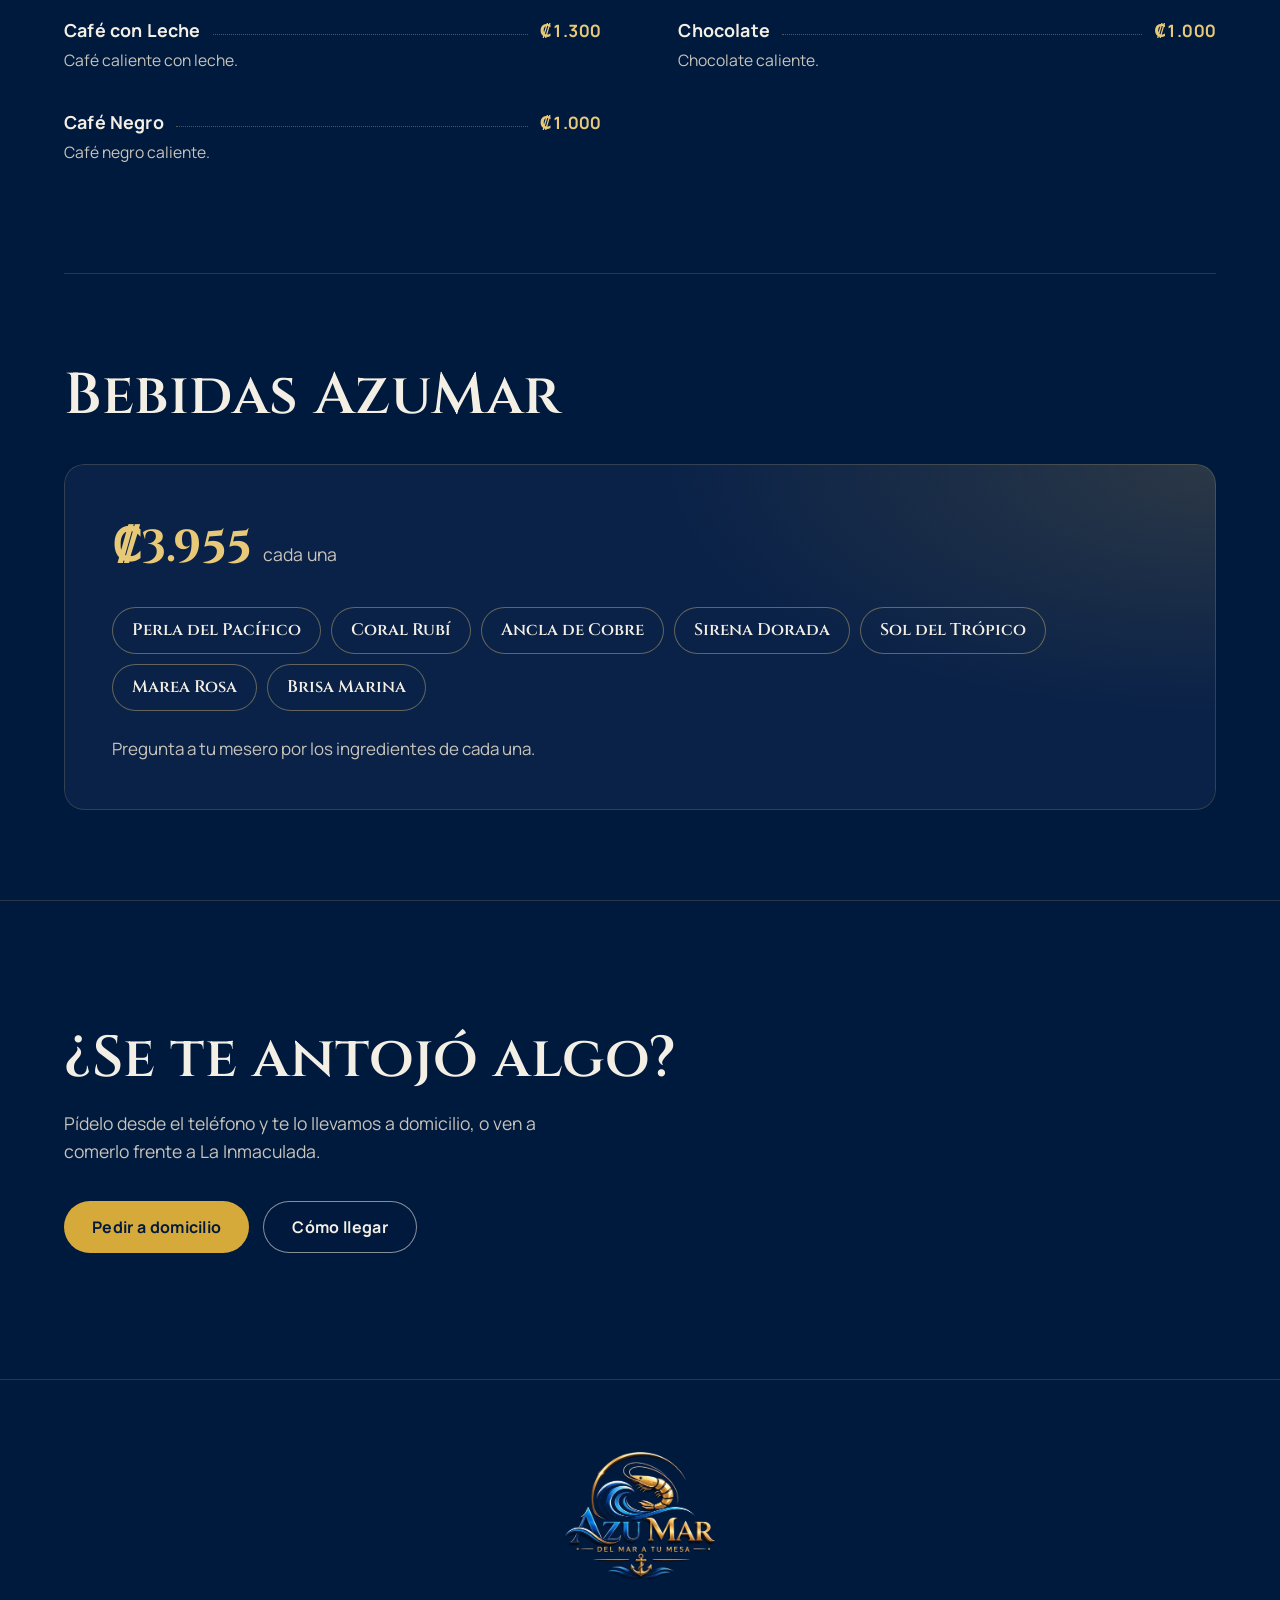
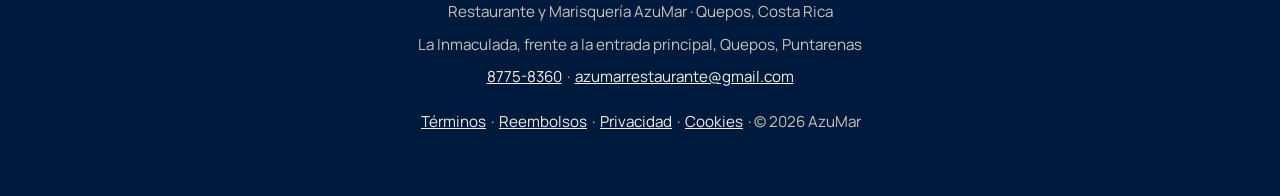
<file: carta.html>
<!DOCTYPE html>
<html lang="es-CR">
<head>
<meta charset="utf-8">
<meta name="viewport" content="width=device-width, initial-scale=1, viewport-fit=cover">
<title>Menú Azumar | Carta de mariscos y cortes en Quepos</title>
<meta name="description" content="Carta completa de AzuMar en Quepos: ceviches, mariscos, arroces, cortes, pastas, casados y bebidas de la casa. Precios con impuestos incluidos.">
<meta name="theme-color" content="#001A3E">
<meta name="color-scheme" content="dark">
<link rel="canonical" href="https://restazumar.com/carta">
<meta property="og:type" content="website">
<meta property="og:title" content="La carta de AzuMar">
<meta property="og:description" content="Restaurante y Marisquería en Quepos, Costa Rica. Precios con impuestos incluidos.">
<meta property="og:url" content="https://restazumar.com/carta">
<meta property="og:image" content="https://restazumar.com/plato-pescado-entero.webp">

<link rel="alternate" hreflang="es" href="https://restazumar.com/carta">
<link rel="alternate" hreflang="en" href="https://restazumar.com/carta-en">
<link rel="icon" href="icono.png">
<link rel="apple-touch-icon" href="icono.png">
<link rel="preload" href="fuente-cinzel.woff2" as="font" type="font/woff2" crossorigin>
<link rel="preload" href="fuente-manrope.woff2" as="font" type="font/woff2" crossorigin>
<link rel="modulepreload" href="three.module.min.js">
<script>
  // Chrome en Android con "Sitio de escritorio" dibuja la página a 980 px y la
  // achica: todo se ve diminuto. Aquí se detecta y se amplía la página al ancho
  // real del teléfono, con su diseño de celular (ver generar-modo-escritorio.py).
  (function () {
    var d = document.documentElement;
    function ajustar() {
      var w = screen.width, z = innerWidth / w;
      var activo = navigator.maxTouchPoints > 0 && w < 700 && z > 1.25;
      d.classList.toggle('modo-escritorio', activo);
      [899, 767, 599, 480, 380].forEach(function (n) { d.classList.toggle('mx-' + n, activo && w <= n); });
      d.style.zoom = activo ? z : '';
      if (activo) {
        var h = innerHeight / z / 100 + 'px';
        d.style.setProperty('--vw', w / 100 + 'px');
        ['--vh', '--dvh', '--svh'].forEach(function (p) { d.style.setProperty(p, h); });
      } else {
        ['--vw', '--vh', '--dvh', '--svh'].forEach(function (p) { d.style.removeProperty(p); });
      }
    }
    ajustar();
    addEventListener('resize', ajustar);
  })();
</script>
<link rel="stylesheet" href="estilos.css">
<link rel="stylesheet" href="modo-escritorio.css">
<script>
  if (!matchMedia('(prefers-reduced-motion: reduce)').matches) {
    document.documentElement.classList.add('js-anima');
    setTimeout(function () {
      if (!document.documentElement.classList.contains('animado')) document.documentElement.classList.remove('js-anima');
    }, 3000);
  }
</script>
  <!-- Google Analytics (medición de visitas). Ver la página de Privacidad y Cookies. -->
  <script async src="https://www.googletagmanager.com/gtag/js?id=G-ZLZR0Q7YXE"></script>
  <script>
    window.dataLayer = window.dataLayer || [];
    function gtag(){dataLayer.push(arguments);}
    gtag('js', new Date());
    gtag('config', 'G-ZLZR0Q7YXE');
  </script>
</head>
<body class="pagina-carta">

<a class="saltar" href="#carta">Saltar a la carta</a>

<header class="nav" id="nav">
  <a class="nav-marca" href="index.html" aria-label="AzuMar, ir al inicio">
    <img src="logo-azumar-360.webp" alt="" width="360" height="307">
  </a>
  <button class="nav-menu" type="button" aria-expanded="false" aria-controls="nav-enlaces" aria-label="Abrir la navegación"><svg class="icono" viewBox="0 0 256 256" aria-hidden="true"><path d="M224,128a8,8,0,0,1-8,8H40a8,8,0,0,1,0-16H216A8,8,0,0,1,224,128ZM40,72H216a8,8,0,0,0,0-16H40a8,8,0,0,0,0,16ZM216,184H40a8,8,0,0,0,0,16H216a8,8,0,0,0,0-16Z"/></svg></button>
  <nav aria-label="Principal">
    <ul class="nav-enlaces" id="nav-enlaces">
      <li><a href="index.html">Inicio</a></li>
      <li><a href="carta.html" aria-current="page">La carta</a></li>
      <li><a href="index.html#visitanos">Visítanos</a></li>
    </ul>
  </nav>
  <a class="nav-idioma" href="carta-en.html" hreflang="en" lang="en" aria-label="View this menu in English">EN</a>
  <a class="boton boton-oro boton-chico" href="pedido.html">Pedir a domicilio</a>
</header>

<main>
  <!-- Cabecera corta con el mismo mar 3D de la portada. -->
  <section class="carta-cabeza" aria-labelledby="titulo-carta">
    <div class="portada-fondo" aria-hidden="true">
      <canvas id="mar"></canvas>
      <div class="portada-velo"></div>
    </div>
    <div class="carta-cabeza-texto">
      <h1 id="titulo-carta" class="revela">La carta</h1>
      <p class="revela">Todos los precios incluyen impuestos. Abierto todos los días de 2 pm a 11 pm.</p>
    </div>
  </section>

  <!-- Barra de secciones: se queda pegada arriba y marca dónde vas. -->
  <nav class="secciones" id="secciones" aria-label="Secciones de la carta">
    <ul role="list" id="lista-secciones"></ul>
  </nav>

  <div class="carta" id="carta" tabindex="-1" aria-busy="true">
    <!-- Mientras llegan los platos: la forma de la carta, sin texto. -->
    <div class="carta-cargando" aria-hidden="true">
      <div class="esqueleto esqueleto-titulo"></div>
      <div class="esqueleto"></div><div class="esqueleto"></div><div class="esqueleto"></div>
      <div class="esqueleto"></div><div class="esqueleto"></div>
    </div>
    <noscript>
      <p class="carta-aviso">Para ver la carta hace falta activar JavaScript. También puedes preguntarnos por <a href="https://wa.me/50687758360">WhatsApp al 8775-8360</a>.</p>
    </noscript>
  </div>

  <section class="carta-cierre" aria-labelledby="titulo-cierre">
    <h2 id="titulo-cierre">¿Se te antojó algo?</h2>
    <p>Pídelo desde el teléfono y te lo llevamos a domicilio, o ven a comerlo frente a La Inmaculada.</p>
    <div class="portada-botones">
      <a class="boton boton-oro" href="pedido.html">Pedir a domicilio</a>
      <a class="boton boton-linea" href="index.html#visitanos">Cómo llegar</a>
    </div>
  </section>
</main>

<footer class="pie">
  <img src="logo-azumar-360.webp" alt="AzuMar, del mar a tu mesa" width="360" height="307" loading="lazy">
  <p>Restaurante y Marisquería AzuMar · Quepos, Costa Rica</p>
  <p class="pie-datos">La Inmaculada, frente a la entrada principal, Quepos, Puntarenas<br><a href="tel:+50687758360">8775-8360</a> <span aria-hidden="true">·</span> <a href="mailto:azumarrestaurante@gmail.com">azumarrestaurante@gmail.com</a></p>
  <p class="pie-legal"><a href="legal.html#terminos">Términos</a> <span aria-hidden="true">·</span> <a href="legal.html#reembolsos">Reembolsos</a> <span aria-hidden="true">·</span> <a href="legal.html#privacidad">Privacidad</a> <span aria-hidden="true">·</span> <a href="legal.html#cookies">Cookies</a> <span aria-hidden="true">·</span> © 2026 AzuMar</p>
</footer>

<!-- Los platos y precios salen de platos.js, el mismo archivo que usa el pedido
     a domicilio: un solo lugar para cambiar un precio en toda la web. -->
<script src="platos.js" defer></script>
<script src="gsap.min.js" defer></script>
<script src="ScrollTrigger.min.js" defer></script>
<script src="lenis.min.js" defer></script>
<script src="nav.js" defer></script>
<script type="module" src="carta.js"></script>
</body>
</html>
</file>
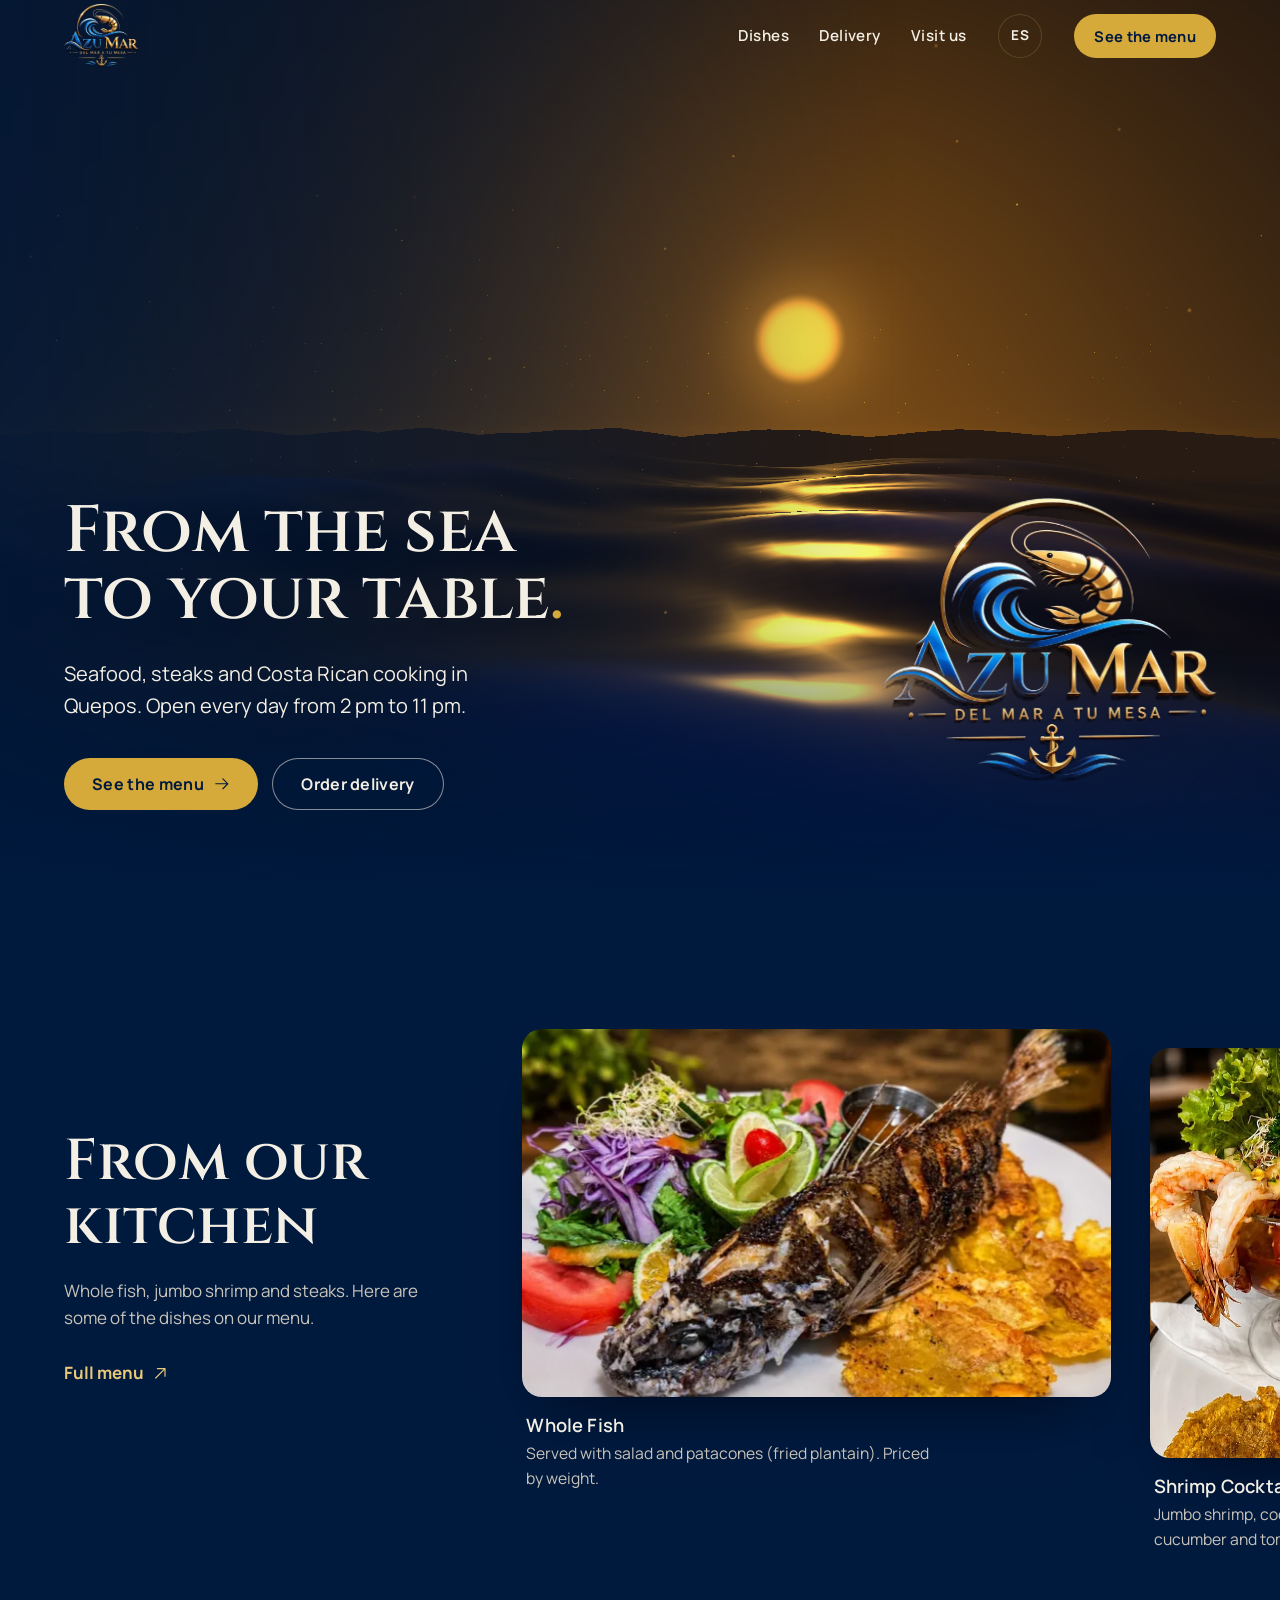
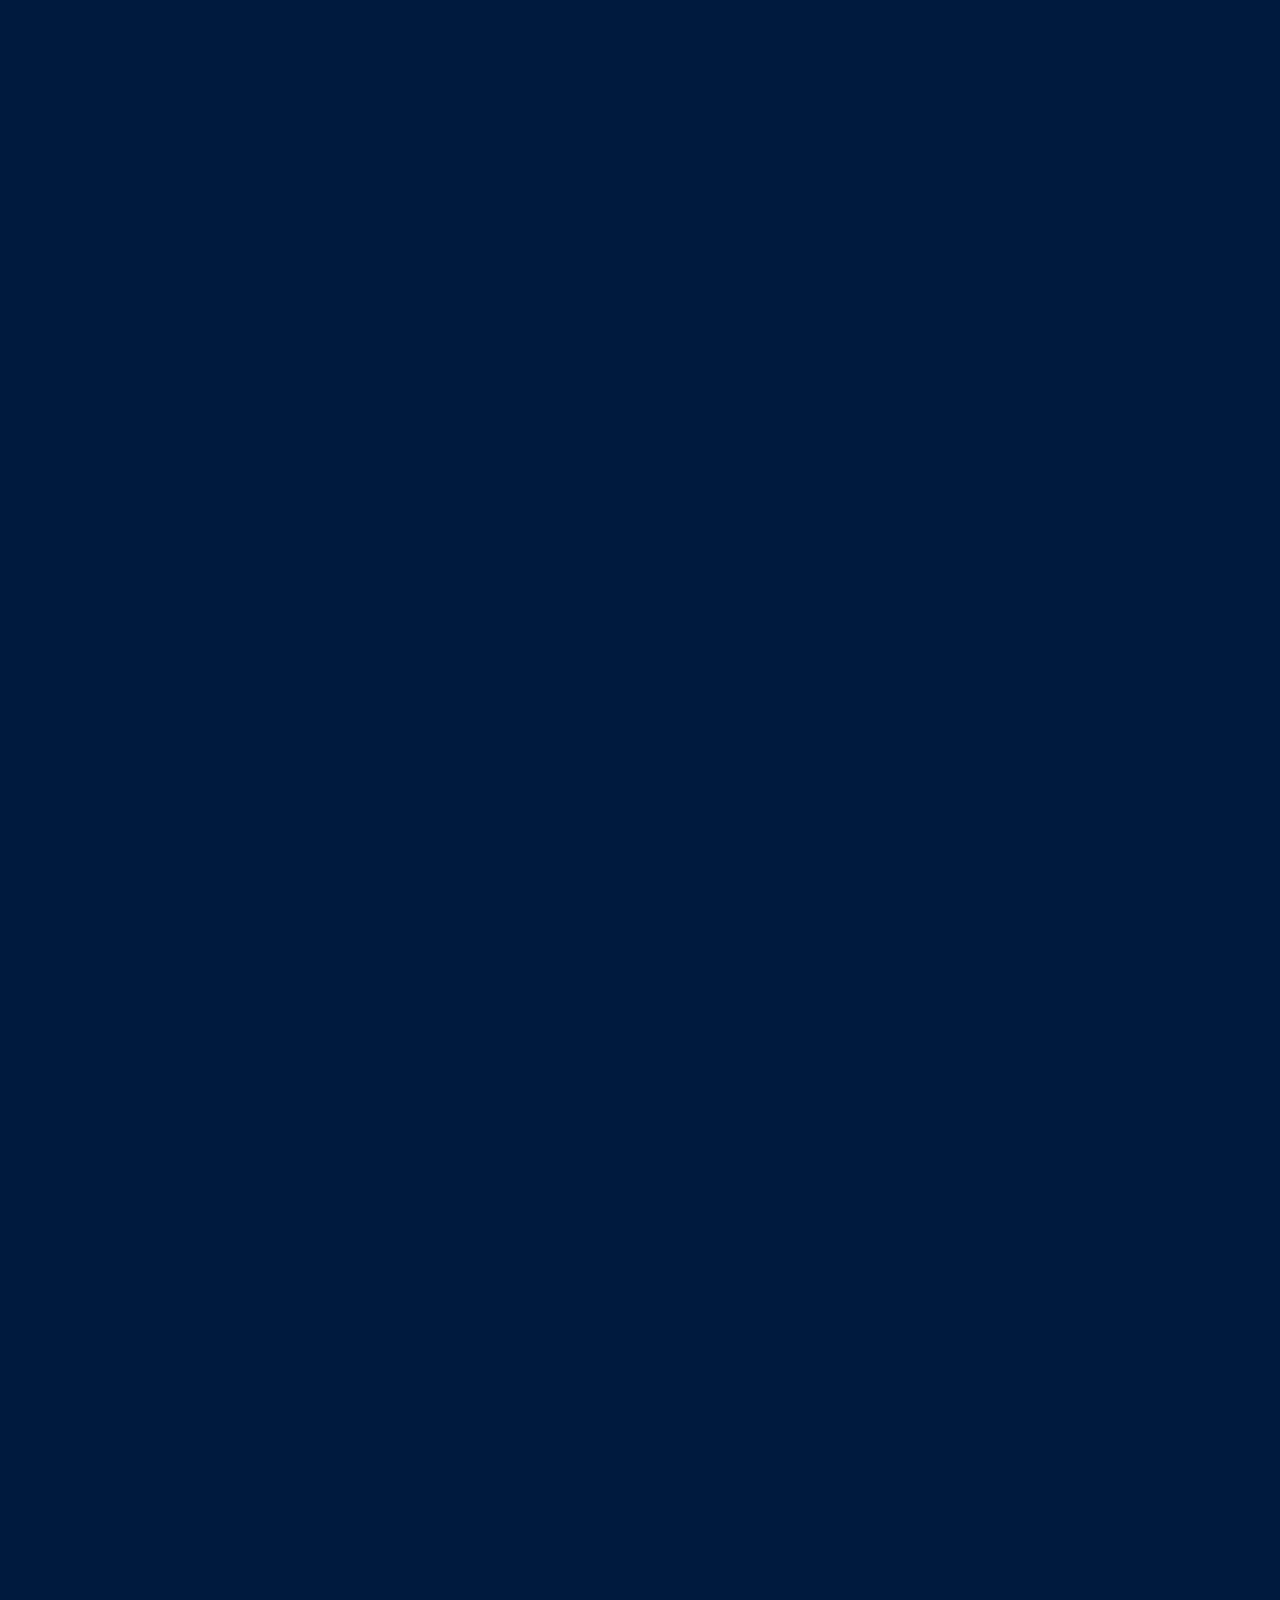
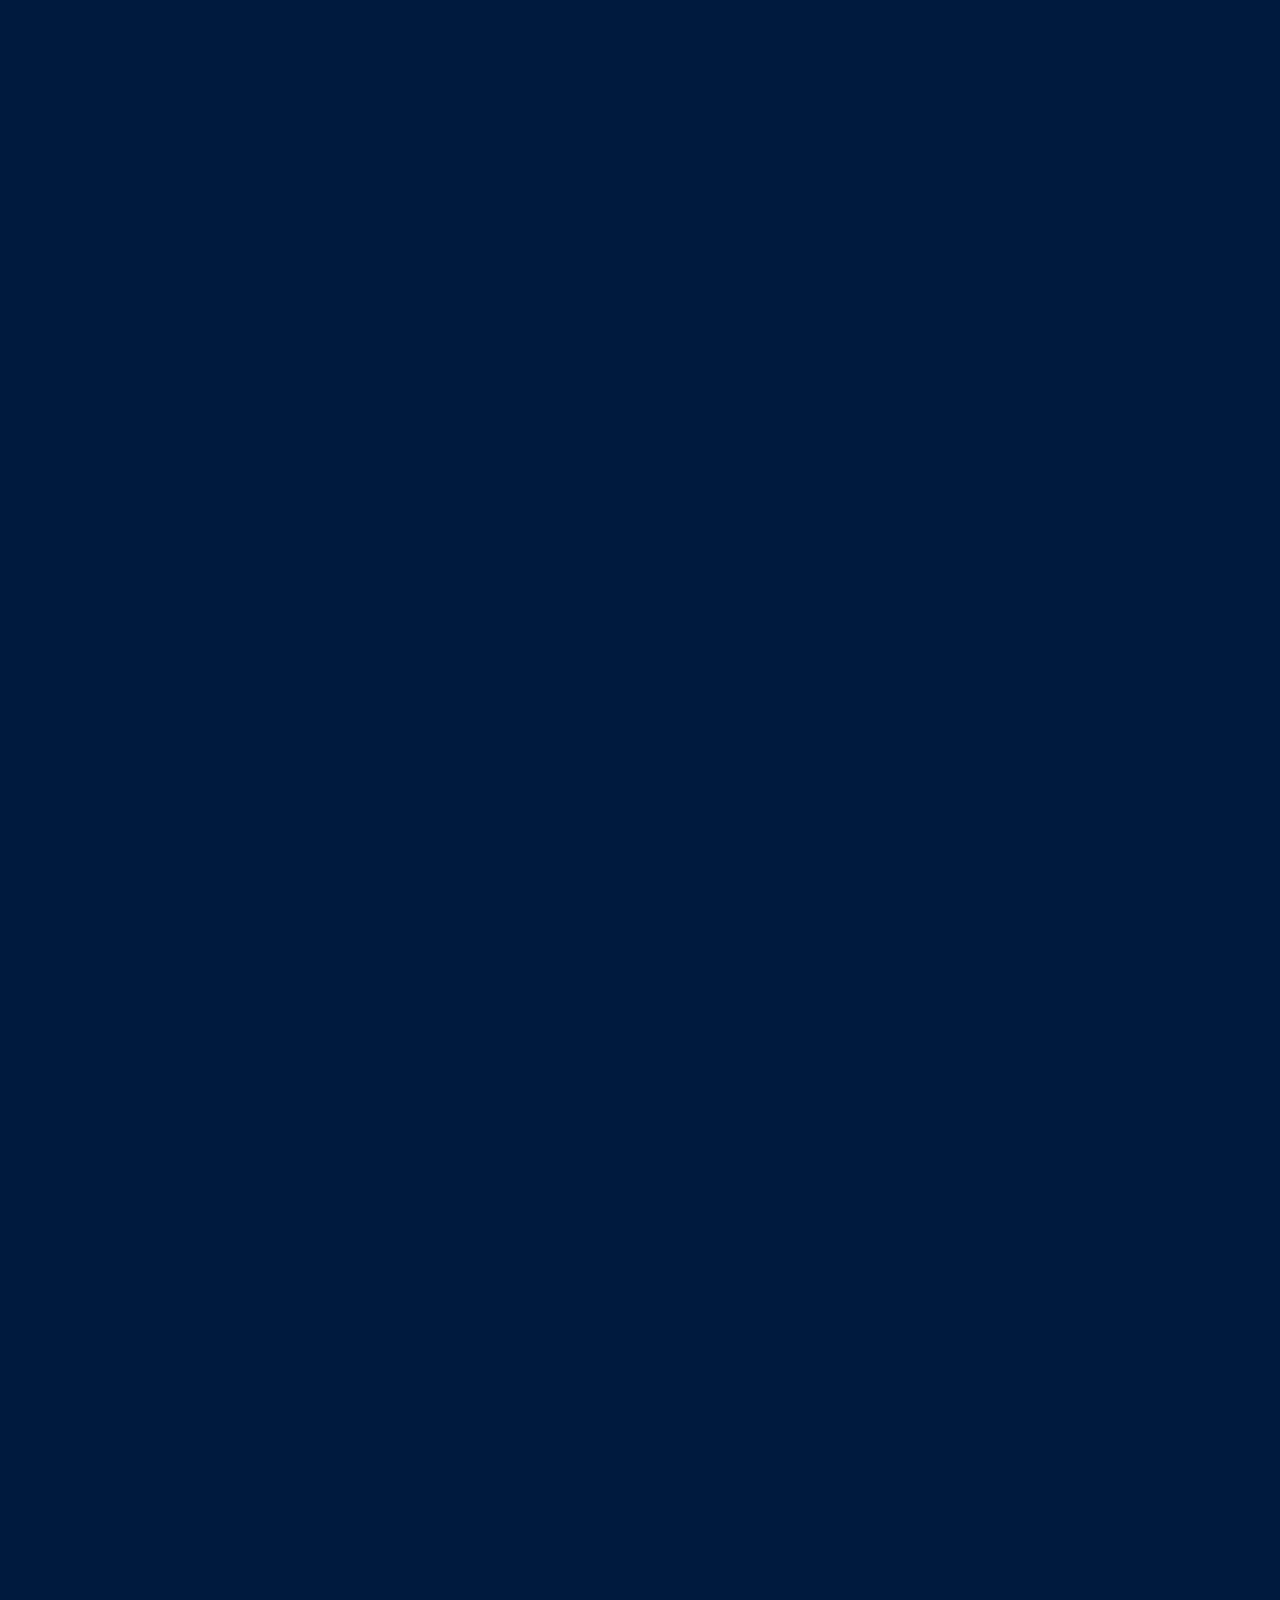
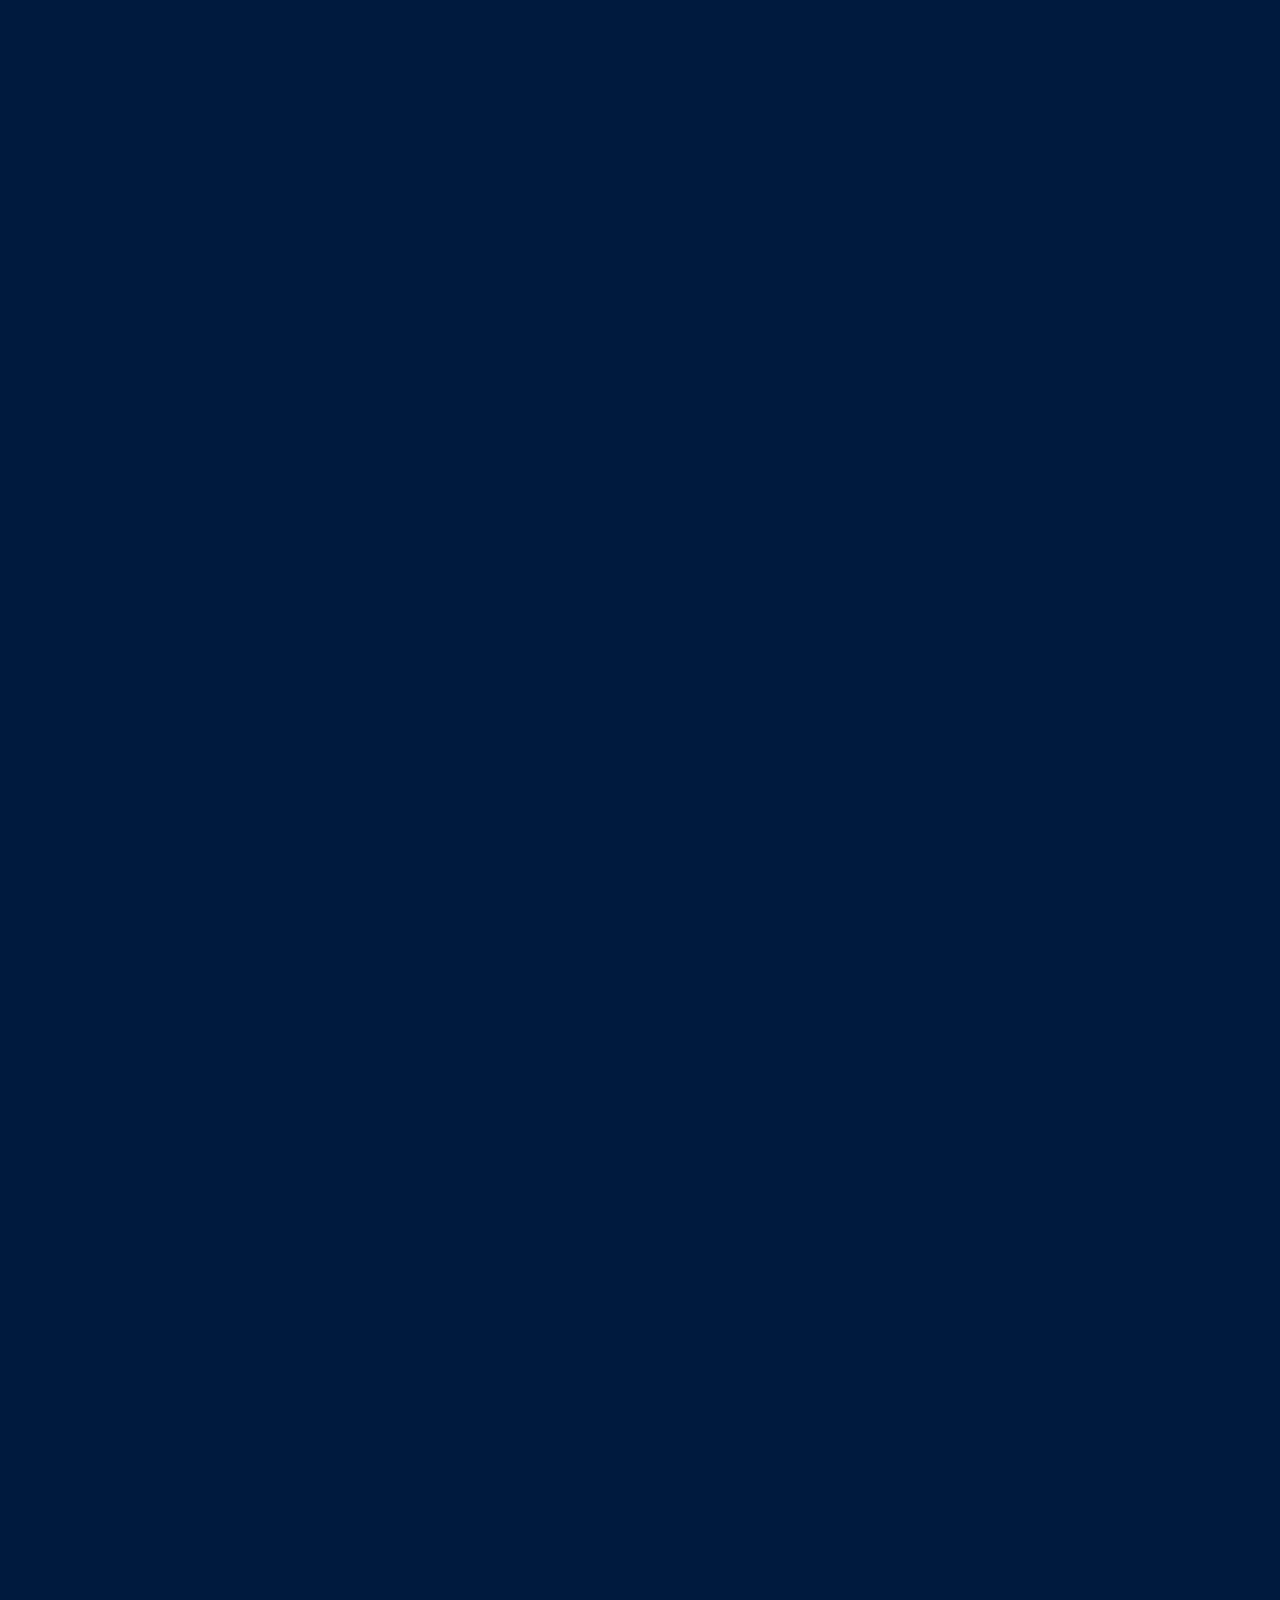
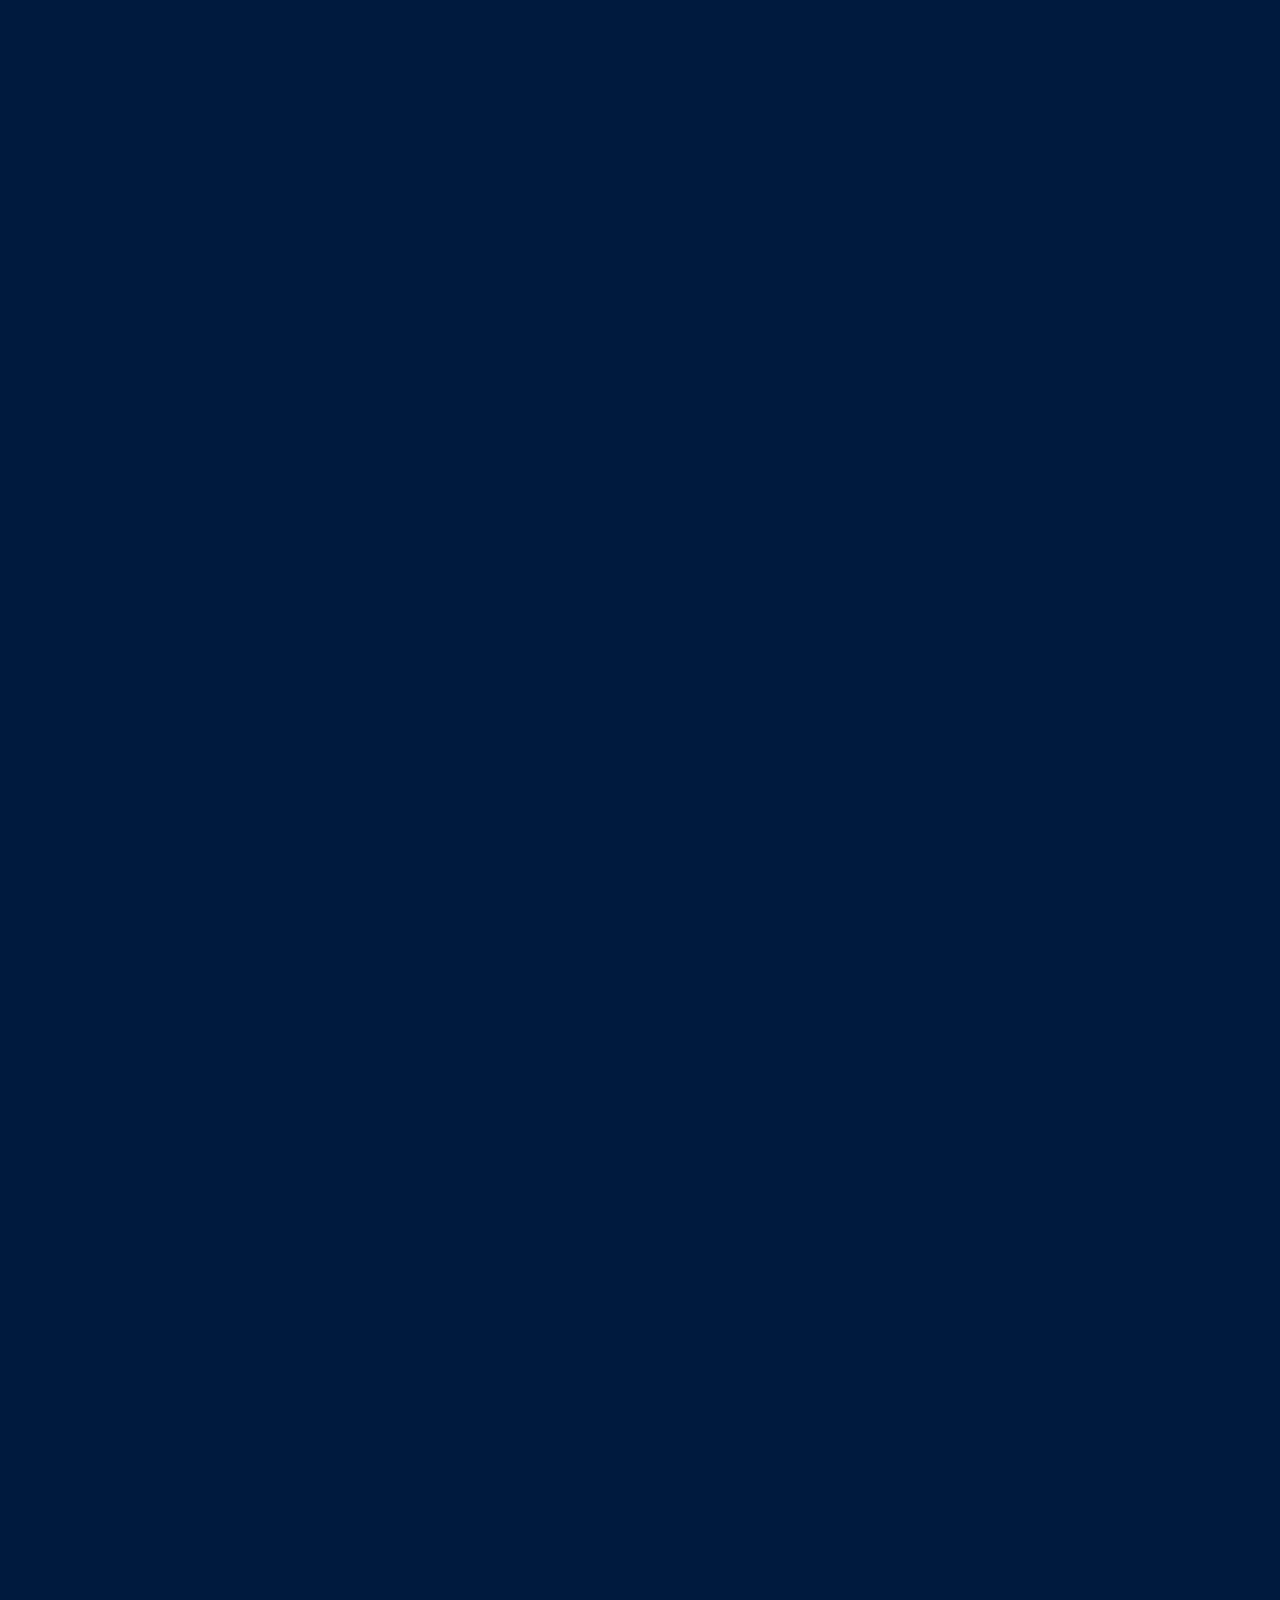
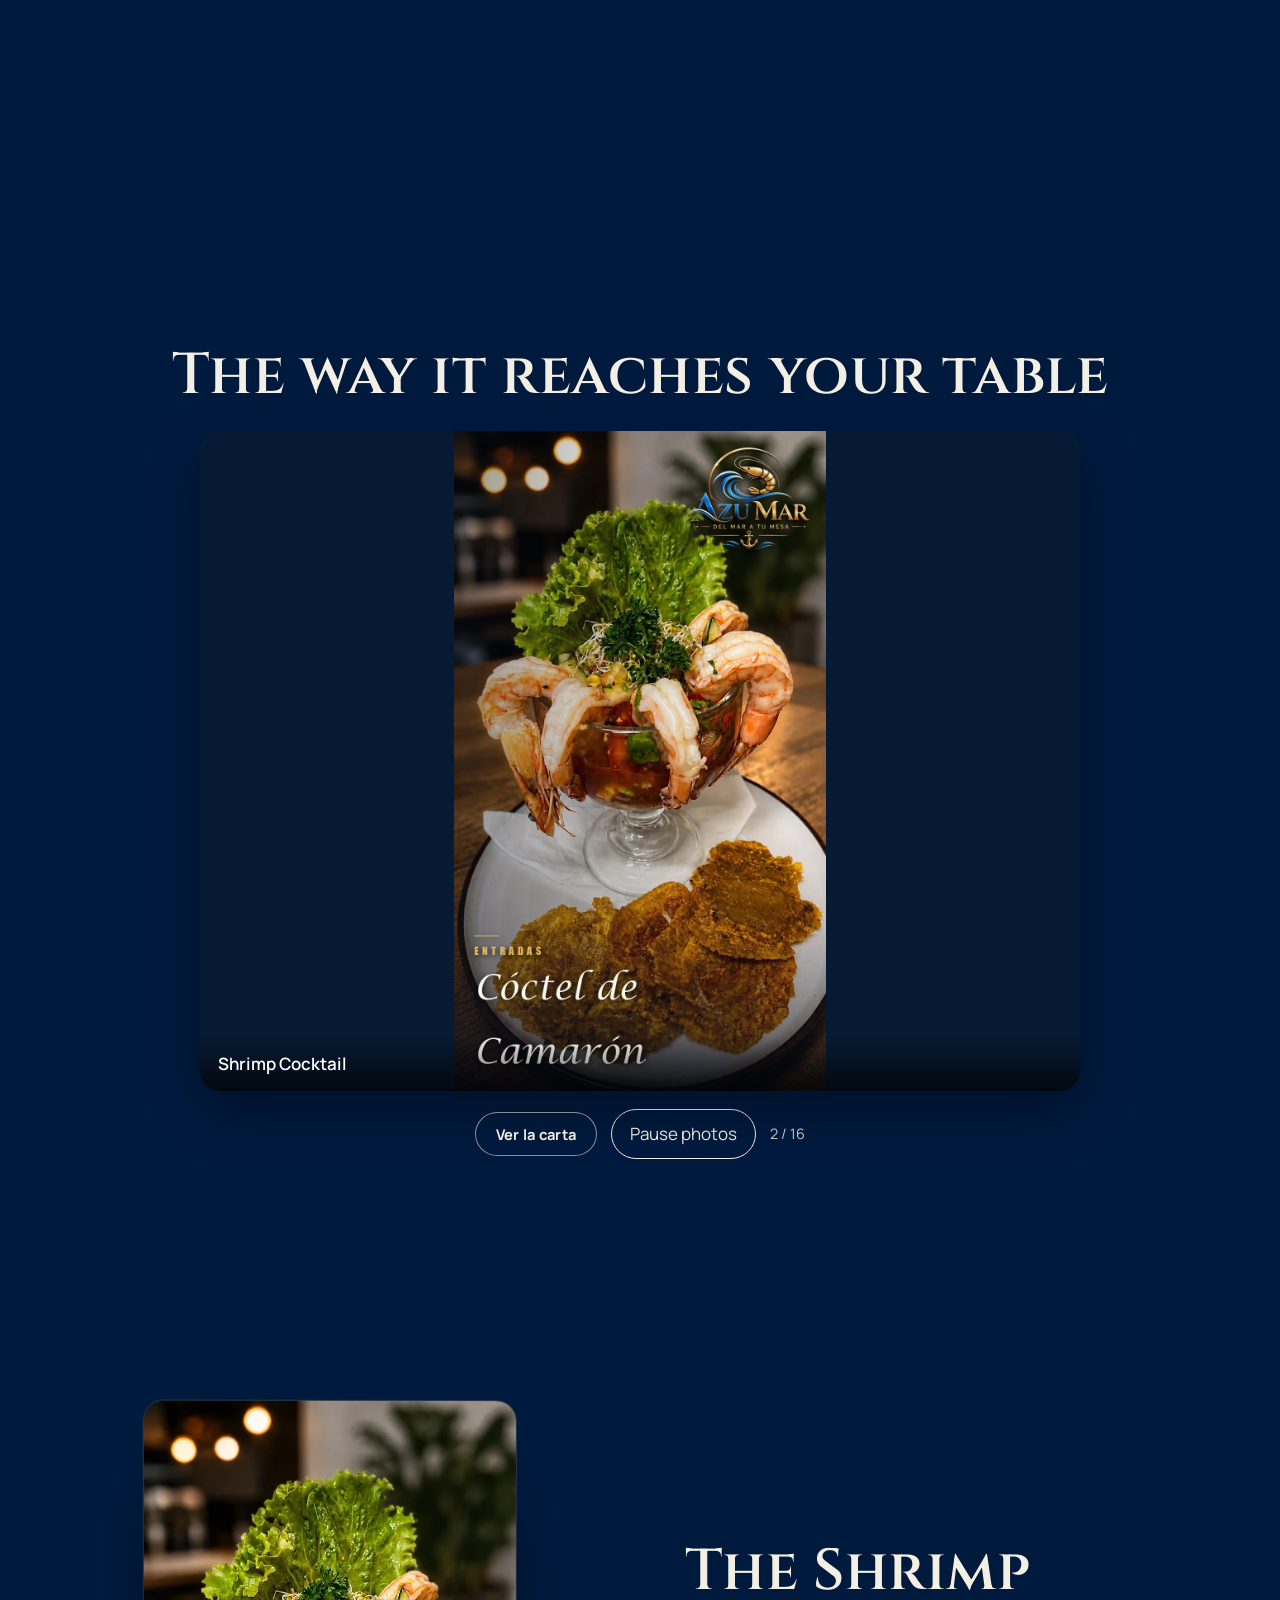
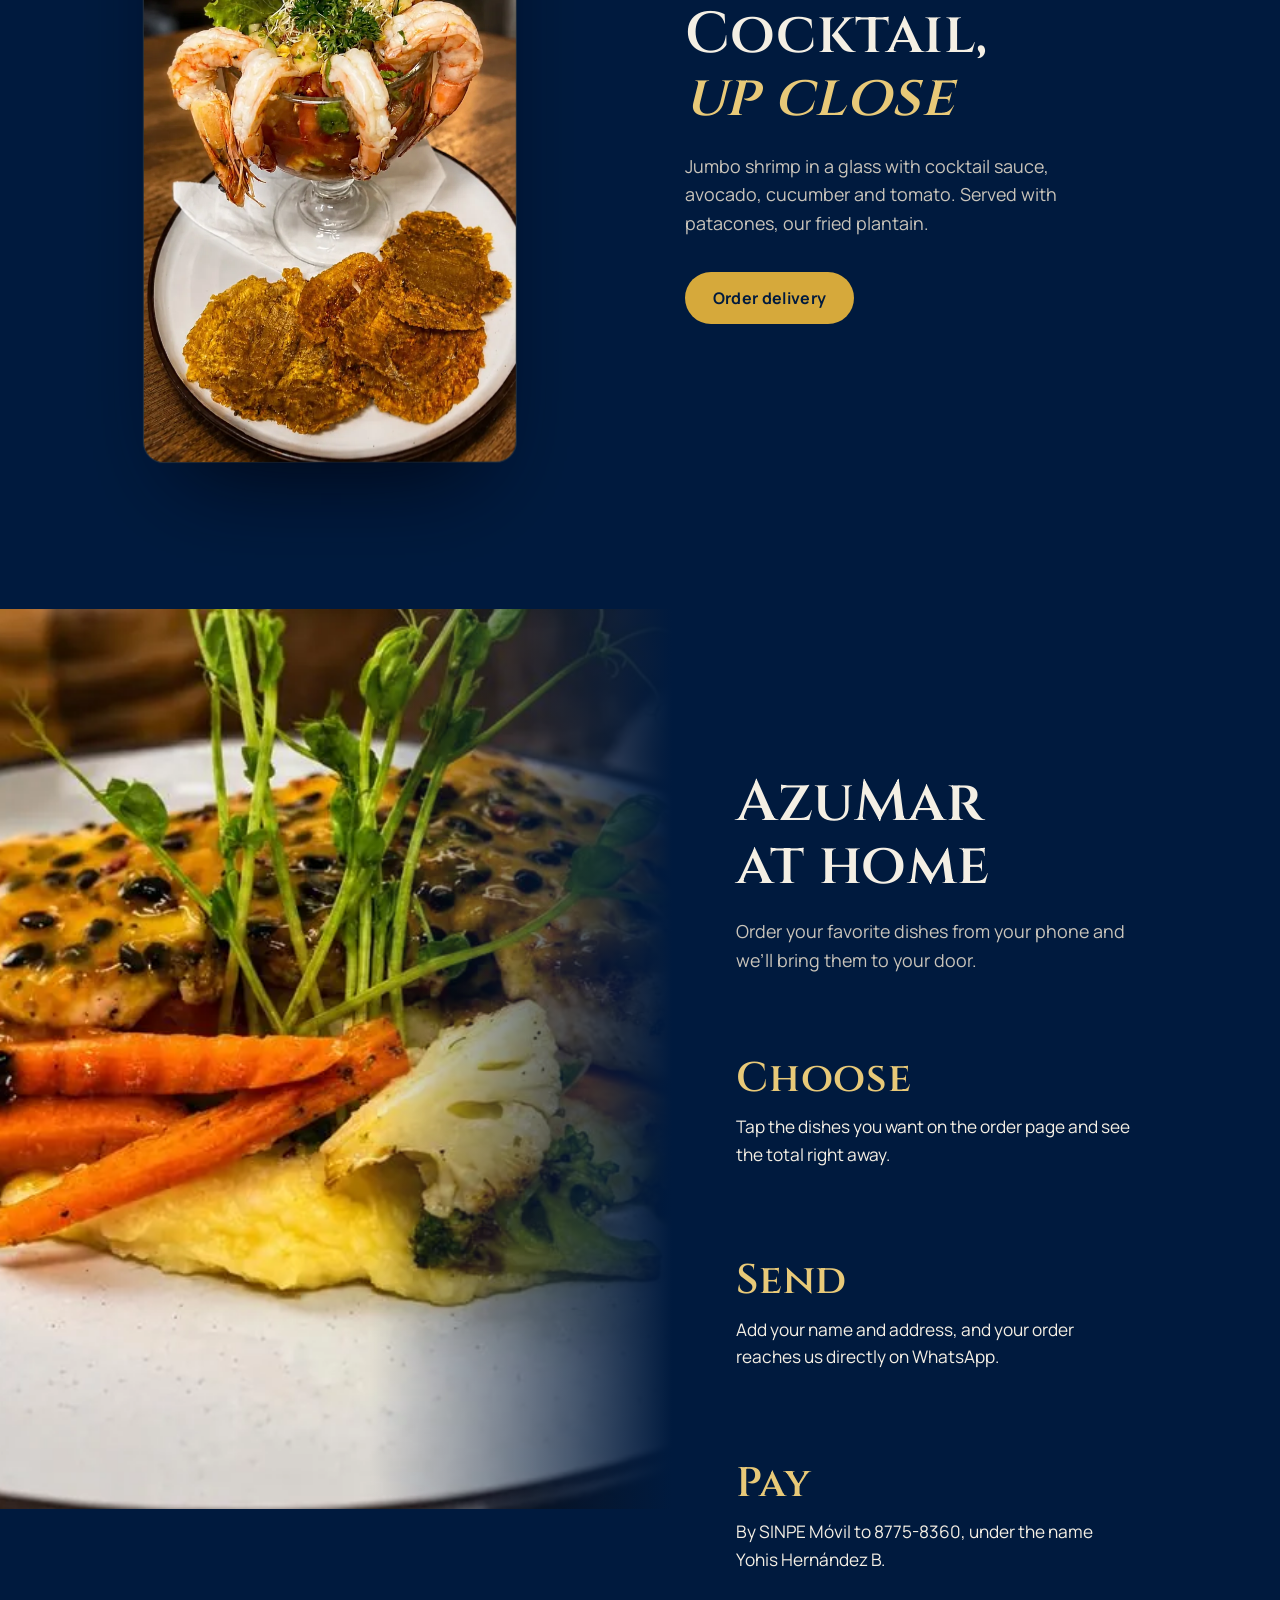
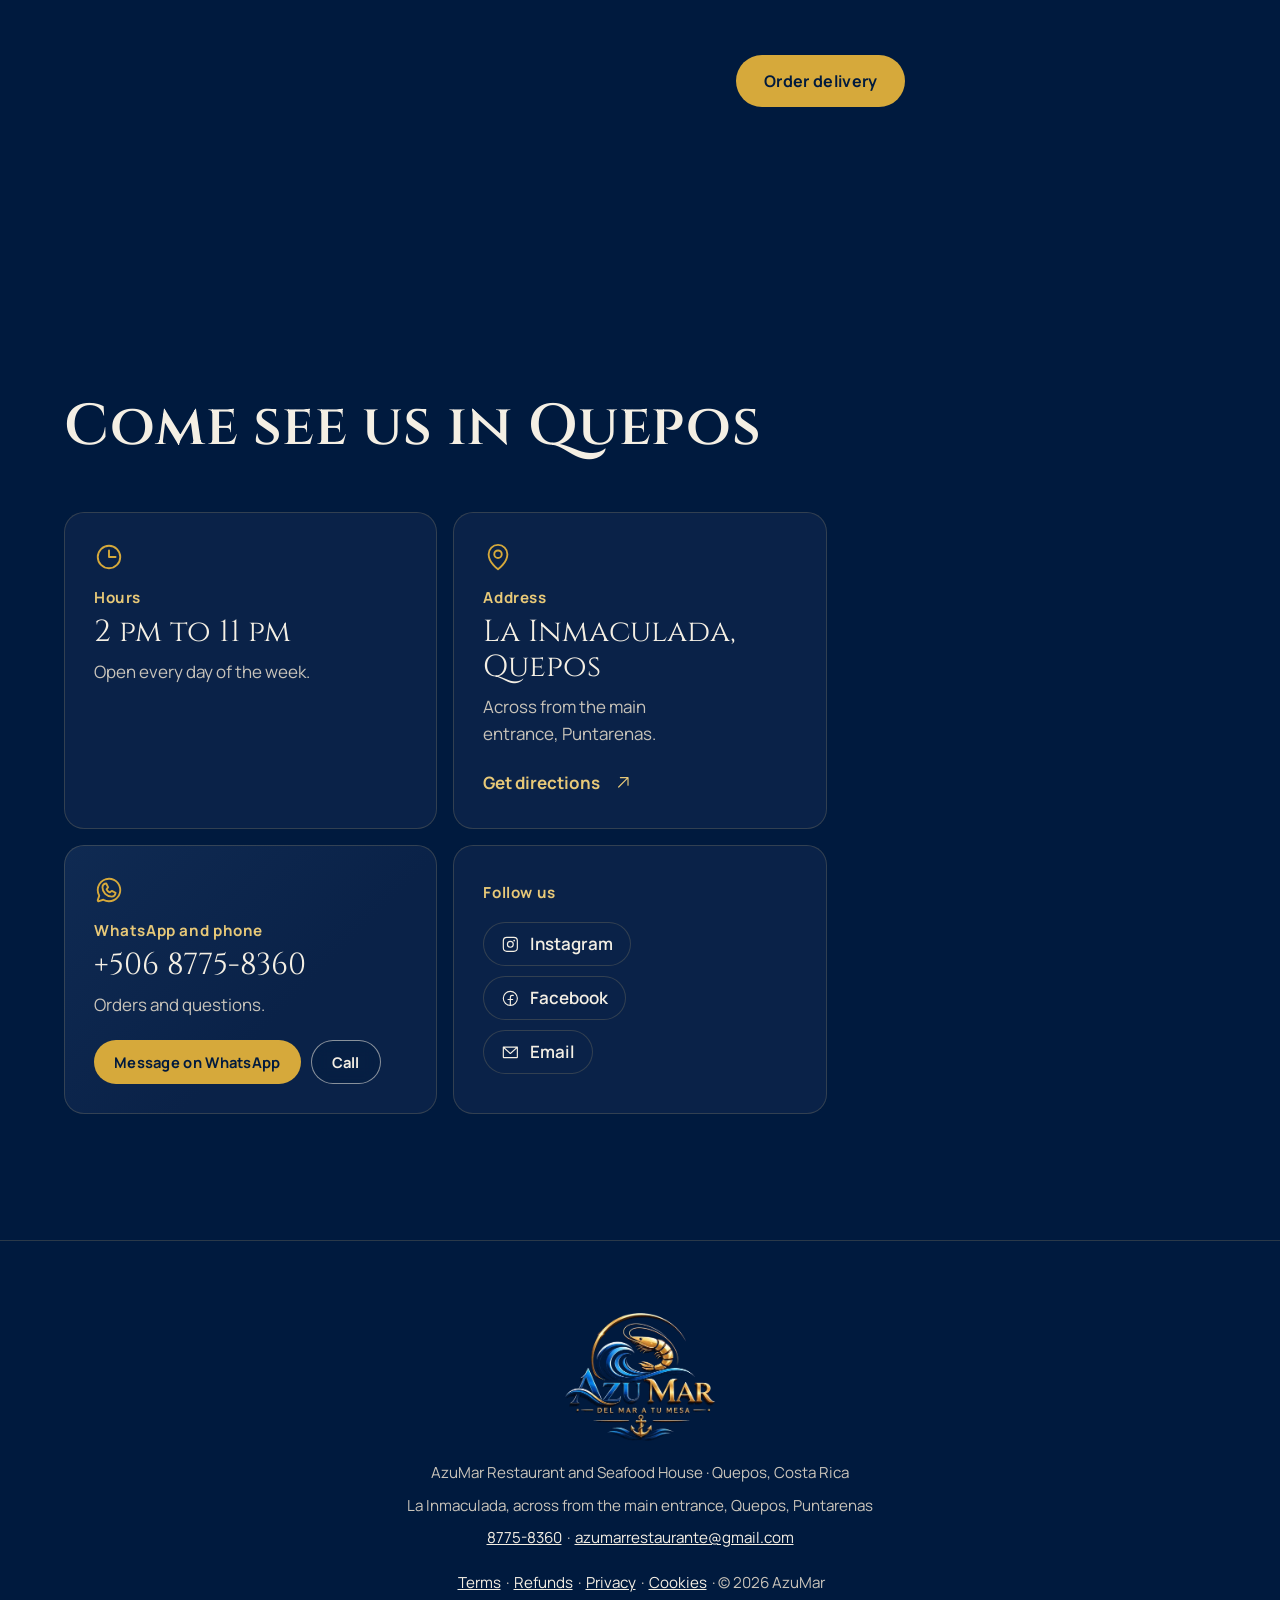
<file: en.html>
<!DOCTYPE html>
<html lang="en">
<head>
<meta charset="utf-8">
<meta name="viewport" content="width=device-width, initial-scale=1, viewport-fit=cover">
<title>Azumar Restaurant & Seafood | Quepos, Costa Rica</title>
<meta name="description" content="Seafood, steaks and Costa Rican cooking in Quepos. Open every day from 2 pm to 11 pm, with home delivery.">
<meta name="theme-color" content="#001A3E">
<meta name="color-scheme" content="dark">
<link rel="canonical" href="https://restazumar.com/en">

<meta property="og:type" content="website">
<meta property="og:locale" content="en_US">
<meta property="og:title" content="AzuMar · From the sea to your table">
<meta property="og:description" content="Seafood restaurant in Quepos, Costa Rica. Open every day from 2 pm to 11 pm.">
<meta property="og:url" content="https://restazumar.com/en">
<meta property="og:image" content="https://restazumar.com/plato-coctel.webp">

<link rel="alternate" hreflang="es" href="https://restazumar.com/">
<link rel="alternate" hreflang="en" href="https://restazumar.com/en">
<link rel="alternate" hreflang="x-default" href="https://restazumar.com/">
<link rel="icon" href="icono.png">
<link rel="apple-touch-icon" href="icono.png">
<link rel="preload" href="fuente-cinzel.woff2" as="font" type="font/woff2" crossorigin>
<link rel="preload" href="fuente-manrope.woff2" as="font" type="font/woff2" crossorigin>
<link rel="preload" href="logo-azumar.webp" as="image">
<link rel="modulepreload" href="three.module.min.js">
<script>
  // Chrome en Android con "Sitio de escritorio" dibuja la página a 980 px y la
  // achica: todo se ve diminuto. Aquí se detecta y se amplía la página al ancho
  // real del teléfono, con su diseño de celular (ver generar-modo-escritorio.py).
  (function () {
    var d = document.documentElement;
    function ajustar() {
      var w = screen.width, z = innerWidth / w;
      var activo = navigator.maxTouchPoints > 0 && w < 700 && z > 1.25;
      d.classList.toggle('modo-escritorio', activo);
      [899, 767, 599, 480, 380].forEach(function (n) { d.classList.toggle('mx-' + n, activo && w <= n); });
      d.style.zoom = activo ? z : '';
      if (activo) {
        var h = innerHeight / z / 100 + 'px';
        d.style.setProperty('--vw', w / 100 + 'px');
        ['--vh', '--dvh', '--svh'].forEach(function (p) { d.style.setProperty(p, h); });
      } else {
        ['--vw', '--vh', '--dvh', '--svh'].forEach(function (p) { d.style.removeProperty(p); });
      }
    }
    ajustar();
    addEventListener('resize', ajustar);
  })();
</script>
<link rel="stylesheet" href="estilos.css">
<link rel="stylesheet" href="modo-escritorio.css">
<script>
  // Esconde el texto de la portada un instante para que entre animado.
  // Si en 3 segundos la animación no arrancó (sin conexión, error), se muestra igual.
  if (!matchMedia('(prefers-reduced-motion: reduce)').matches) {
    document.documentElement.classList.add('js-anima');
    setTimeout(function () {
      if (!document.documentElement.classList.contains('animado')) document.documentElement.classList.remove('js-anima');
    }, 3000);
  }
</script>

<script type="application/ld+json">
{
  "@context": "https://schema.org",
  "@type": "Restaurant",
  "name": "Restaurante y Marisquería AzuMar",
  "slogan": "From the sea to your table",
  "servesCuisine": ["Mariscos", "Costarricense", "Cortes de carne"],
  "telephone": "+506 8775-8360",
  "email": "azumarrestaurante@gmail.com",
  "address": {
    "@type": "PostalAddress",
    "streetAddress": "La Inmaculada, frente a la entrada principal",
    "addressLocality": "Quepos",
    "addressRegion": "Puntarenas",
    "addressCountry": "CR"
  },
  "geo": { "@type": "GeoCoordinates", "latitude": 9.4469514, "longitude": -84.1393133 },
  "hasMap": "https://maps.app.goo.gl/rSVoSGCg2ccCmHdG9",
  "openingHoursSpecification": {
    "@type": "OpeningHoursSpecification",
    "dayOfWeek": ["Monday","Tuesday","Wednesday","Thursday","Friday","Saturday","Sunday"],
    "opens": "14:00",
    "closes": "23:00"
  },
  "url": "https://restazumar.com/en",
  "image": "https://restazumar.com/plato-coctel.webp",
  "hasMenu": "https://restazumar.com/carta-en",
  "sameAs": [
    "https://www.instagram.com/azu_mar_rest",
    "https://www.facebook.com/profile.php?id=61591189964160"
  ]
}
</script>
  <!-- Google Analytics (medición de visitas). Ver la página de Privacidad y Cookies. -->
  <script async src="https://www.googletagmanager.com/gtag/js?id=G-ZLZR0Q7YXE"></script>
  <script>
    window.dataLayer = window.dataLayer || [];
    function gtag(){dataLayer.push(arguments);}
    gtag('js', new Date());
    gtag('config', 'G-ZLZR0Q7YXE');
  </script>
</head>
<body>
<svg width="0" height="0" style="position:absolute" aria-hidden="true" focusable="false">
<!-- Íconos de Phosphor Icons (MIT), copiados tal cual. -->
<symbol id="i-clock" viewBox="0 0 256 256"><path d="M128,24A104,104,0,1,0,232,128,104.11,104.11,0,0,0,128,24Zm0,192a88,88,0,1,1,88-88A88.1,88.1,0,0,1,128,216Zm64-88a8,8,0,0,1-8,8H128a8,8,0,0,1-8-8V72a8,8,0,0,1,16,0v48h48A8,8,0,0,1,192,128Z"/></symbol>
<symbol id="i-map-pin" viewBox="0 0 256 256"><path d="M128,64a40,40,0,1,0,40,40A40,40,0,0,0,128,64Zm0,64a24,24,0,1,1,24-24A24,24,0,0,1,128,128Zm0-112a88.1,88.1,0,0,0-88,88c0,31.4,14.51,64.68,42,96.25a254.19,254.19,0,0,0,41.45,38.3,8,8,0,0,0,9.18,0A254.19,254.19,0,0,0,174,200.25c27.45-31.57,42-64.85,42-96.25A88.1,88.1,0,0,0,128,16Zm0,206c-16.53-13-72-60.75-72-118a72,72,0,0,1,144,0C200,161.23,144.53,209,128,222Z"/></symbol>
<symbol id="i-whatsapp-logo" viewBox="0 0 256 256"><path d="M187.58,144.84l-32-16a8,8,0,0,0-8,.5l-14.69,9.8a40.55,40.55,0,0,1-16-16l9.8-14.69a8,8,0,0,0,.5-8l-16-32A8,8,0,0,0,104,64a40,40,0,0,0-40,40,88.1,88.1,0,0,0,88,88,40,40,0,0,0,40-40A8,8,0,0,0,187.58,144.84ZM152,176a72.08,72.08,0,0,1-72-72A24,24,0,0,1,99.29,80.46l11.48,23L101,118a8,8,0,0,0-.73,7.51,56.47,56.47,0,0,0,30.15,30.15A8,8,0,0,0,138,155l14.61-9.74,23,11.48A24,24,0,0,1,152,176ZM128,24A104,104,0,0,0,36.18,176.88L24.83,210.93a16,16,0,0,0,20.24,20.24l34.05-11.35A104,104,0,1,0,128,24Zm0,192a87.87,87.87,0,0,1-44.06-11.81,8,8,0,0,0-6.54-.67L40,216,52.47,178.6a8,8,0,0,0-.66-6.54A88,88,0,1,1,128,216Z"/></symbol>
<symbol id="i-instagram-logo" viewBox="0 0 256 256"><path d="M128,80a48,48,0,1,0,48,48A48.05,48.05,0,0,0,128,80Zm0,80a32,32,0,1,1,32-32A32,32,0,0,1,128,160ZM176,24H80A56.06,56.06,0,0,0,24,80v96a56.06,56.06,0,0,0,56,56h96a56.06,56.06,0,0,0,56-56V80A56.06,56.06,0,0,0,176,24Zm40,152a40,40,0,0,1-40,40H80a40,40,0,0,1-40-40V80A40,40,0,0,1,80,40h96a40,40,0,0,1,40,40ZM192,76a12,12,0,1,1-12-12A12,12,0,0,1,192,76Z"/></symbol>
<symbol id="i-facebook-logo" viewBox="0 0 256 256"><path d="M128,24A104,104,0,1,0,232,128,104.11,104.11,0,0,0,128,24Zm8,191.63V152h24a8,8,0,0,0,0-16H136V112a16,16,0,0,1,16-16h16a8,8,0,0,0,0-16H152a32,32,0,0,0-32,32v24H96a8,8,0,0,0,0,16h24v63.63a88,88,0,1,1,16,0Z"/></symbol>
<symbol id="i-envelope-simple" viewBox="0 0 256 256"><path d="M224,48H32a8,8,0,0,0-8,8V192a16,16,0,0,0,16,16H216a16,16,0,0,0,16-16V56A8,8,0,0,0,224,48ZM203.43,64,128,133.15,52.57,64ZM216,192H40V74.19l82.59,75.71a8,8,0,0,0,10.82,0L216,74.19V192Z"/></symbol>
<symbol id="i-arrow-right" viewBox="0 0 256 256"><path d="M221.66,133.66l-72,72a8,8,0,0,1-11.32-11.32L196.69,136H40a8,8,0,0,1,0-16H196.69L138.34,61.66a8,8,0,0,1,11.32-11.32l72,72A8,8,0,0,1,221.66,133.66Z"/></symbol>
<symbol id="i-arrow-up-right" viewBox="0 0 256 256"><path d="M200,64V168a8,8,0,0,1-16,0V83.31L69.66,197.66a8,8,0,0,1-11.32-11.32L172.69,72H88a8,8,0,0,1,0-16H192A8,8,0,0,1,200,64Z"/></symbol>
</svg>

<a class="saltar" href="#contenido">Skip to content</a>

<header class="nav" id="nav">
  <a class="nav-marca" href="#inicio" aria-label="AzuMar, back to top">
    <img src="logo-azumar-360.webp" alt="" width="360" height="307">
  </a>
  <button class="nav-menu" type="button" aria-expanded="false" aria-controls="nav-enlaces" aria-label="Open navigation"><svg class="icono" viewBox="0 0 256 256" aria-hidden="true"><path d="M224,128a8,8,0,0,1-8,8H40a8,8,0,0,1,0-16H216A8,8,0,0,1,224,128ZM40,72H216a8,8,0,0,0,0-16H40a8,8,0,0,0,0,16ZM216,184H40a8,8,0,0,0,0,16H216a8,8,0,0,0,0-16Z"/></svg></button>
  <nav aria-label="Main">
    <ul class="nav-enlaces" id="nav-enlaces">
      <li><a href="#platos">Dishes</a></li>
      <li><a href="#express">Delivery</a></li>
      <li><a href="#visitanos">Visit us</a></li>
    </ul>
  </nav>
  <a class="nav-idioma" href="index.html" hreflang="es" lang="es" aria-label="Ver esta página en español">ES</a>
  <a class="boton boton-oro boton-chico" href="carta-en.html">See the menu</a>
</header>

<main id="contenido" tabindex="-1">

  <!-- Portada: el mar en 3D detrás, el mensaje a la izquierda y el logo flotando a la derecha. -->
  <section class="portada" id="inicio" aria-labelledby="titulo-portada">
    <div class="portada-fondo" aria-hidden="true">
      <canvas id="mar"></canvas>
      <div class="portada-velo"></div>
    </div>

    <div class="portada-contenido">
      <div class="portada-texto">
        <h1 id="titulo-portada" class="revela">
          <span class="linea">From the sea</span>
          <span class="linea">to your table<span class="punto">.</span></span>
        </h1>
        <p class="portada-sub revela">Seafood, steaks and Costa Rican cooking in Quepos. Open every day from 2 pm to 11 pm.</p>
        <div class="portada-botones revela">
          <a class="boton boton-oro" href="carta-en.html">
            See the menu
            <svg class="icono" aria-hidden="true"><use href="#i-arrow-right"/></svg>
          </a>
          <a class="boton boton-linea" href="pedido-en.html">Order delivery</a>
        </div>
      </div>

      <div class="portada-logo" aria-hidden="true">
        <img src="logo-azumar.webp" alt="" width="600" height="511" fetchpriority="high">
      </div>
    </div>
  </section>

  <!-- Los platos: la sección se queda quieta y las fotos pasan de lado mientras se baja. -->
  <section class="platos" id="platos" aria-labelledby="titulo-platos">
    <div class="platos-pista" id="pista">
      <div class="platos-intro">
        <h2 id="titulo-platos">From our kitchen</h2>
        <p>Whole fish, jumbo shrimp and steaks. Here are some of the dishes on our menu.</p>
        <a class="enlace-flecha" href="carta-en.html">
          Full menu
          <svg class="icono" aria-hidden="true"><use href="#i-arrow-up-right"/></svg>
        </a>
      </div>

      <ul class="platos-lista" role="list">
        <li class="plato plato-ancho">
          <figure>
            <div class="plato-foto"><img src="plato-pescado-entero-720.webp" srcset="plato-pescado-entero-720.webp 720w, plato-pescado-entero.webp 1400w" sizes="(max-width: 767px) 86vw, 46vw" alt="Golden whole fish with fresh salad, lime and fried plantain" loading="lazy" width="1400" height="788"></div>
            <figcaption><h3>Whole Fish</h3><p>Served with salad and patacones (fried plantain). Priced by weight.</p></figcaption>
          </figure>
        </li>
        <li class="plato plato-alto">
          <figure>
            <div class="plato-foto"><img src="plato-coctel-720.webp" srcset="plato-coctel-720.webp 720w, plato-coctel.webp 1400w" sizes="(max-width: 767px) 70vw, 24vw" alt="Jumbo shrimp cocktail in a glass, with lettuce and fried plantain" loading="lazy" width="900" height="1600"></div>
            <figcaption><h3>Shrimp Cocktail</h3><p>Jumbo shrimp, cocktail sauce, avocado, cucumber and tomato, with fried plantain.</p></figcaption>
          </figure>
        </li>
        <li class="plato">
          <figure>
            <div class="plato-foto"><img src="plato-ceviche-720.webp" srcset="plato-ceviche-720.webp 720w, plato-ceviche.webp 1400w" sizes="(max-width: 767px) 80vw, 34vw" alt="Fish ceviche with red onion and cilantro" loading="lazy" width="1400" height="840"></div>
            <figcaption><h3>Fish Ceviche</h3><p>Marinated in lime with red onion, sweet pepper and cilantro, with fried plantain.</p></figcaption>
          </figure>
        </li>
        <li class="plato plato-ancho">
          <figure>
            <div class="plato-foto"><img src="plato-arroz-azumar-720.webp" srcset="plato-arroz-azumar-720.webp 720w, plato-arroz-azumar.webp 1400w" sizes="(max-width: 767px) 86vw, 46vw" alt="AzuMar rice with shrimp and beef tenderloin" loading="lazy" width="1400" height="788"></div>
            <figcaption><h3>AzuMar Rice</h3><p>Shrimp and beef tenderloin, served with French fries and salad.</p></figcaption>
          </figure>
        </li>
        <li class="plato">
          <figure>
            <div class="plato-foto"><img src="plato-tartar-720.webp" srcset="plato-tartar-720.webp 720w, plato-tartar.webp 1400w" sizes="(max-width: 767px) 80vw, 34vw" alt="Layered tuna tartare with mango and avocado" loading="lazy" width="1280" height="879"></div>
            <figcaption><h3>Tuna Tartare</h3><p>Served with mango, avocado and cassava chips.</p></figcaption>
          </figure>
        </li>
        <li class="plato plato-alto">
          <figure>
            <div class="plato-foto"><img src="plato-churrasco-720.webp" srcset="plato-churrasco-720.webp 720w, plato-churrasco.webp 1400w" sizes="(max-width: 767px) 70vw, 24vw" alt="Grilled churrasco steak with chimichurri" loading="lazy" width="1086" height="1448"></div>
            <figcaption><h3>Churrasco Steak</h3><p>With Argentine chimichurri, served with mashed potatoes and vegetables.</p></figcaption>
          </figure>
        </li>
        <li class="plato plato-ancho">
          <figure>
            <div class="plato-foto"><img src="plato-filet-maracuya-720.webp" srcset="plato-filet-maracuya-720.webp 720w, plato-filet-maracuya.webp 1400w" sizes="(max-width: 767px) 86vw, 46vw" alt="Fish fillet topped with passion fruit sauce" loading="lazy" width="1280" height="720"></div>
            <figcaption><h3>Fish Fillet</h3><p>With garlic or passion fruit sauce, served with mashed potatoes and vegetables.</p></figcaption>
          </figure>
        </li>
        <li class="plato plato-alto">
          <figure>
            <div class="plato-foto"><img src="plato-filet-camarones-720.webp" srcset="plato-filet-camarones-720.webp 720w, plato-filet-camarones.webp 1400w" sizes="(max-width: 767px) 70vw, 24vw" alt="Fish fillet covered in shrimp sauce" loading="lazy" width="1146" height="1372"></div>
            <figcaption><h3>Fish Fillet with Shrimp Sauce</h3><p>Served with mashed potatoes and vegetables.</p></figcaption>
          </figure>
        </li>
        <li class="plato">
          <figure>
            <div class="plato-foto"><img src="plato-camarones-patacon-720.webp" srcset="plato-camarones-patacon-720.webp 720w, plato-camarones-patacon.webp 1400w" sizes="(max-width: 767px) 80vw, 34vw" alt="Shrimp on guacamole and fried plantain" loading="lazy" width="1280" height="720"></div>
            <figcaption><h3>Shrimp with Plantain and Guacamole</h3><p>Shrimp on a bed of guacamole and fried plantain.</p></figcaption>
          </figure>
        </li>
        <li class="plato">
          <figure>
            <div class="plato-foto"><img src="plato-calamares-720.webp" srcset="plato-calamares-720.webp 720w, plato-calamares.webp 1400w" sizes="(max-width: 767px) 80vw, 34vw" alt="Breaded calamari rings with French fries" loading="lazy" width="1280" height="960"></div>
            <figcaption><h3>AzuMar Calamari Rings</h3><p>Breaded calamari rings, served with French fries.</p></figcaption>
          </figure>
        </li>
        <li class="plato plato-ancho">
          <figure>
            <div class="plato-foto"><img src="plato-quesadilla-720.webp" srcset="plato-quesadilla-720.webp 720w, plato-quesadilla.webp 1400w" sizes="(max-width: 767px) 86vw, 46vw" alt="Shrimp quesadilla with French fries and salad" loading="lazy" width="1280" height="720"></div>
            <figcaption><h3>Shrimp Quesadilla</h3><p>Flour tortilla with sautéed shrimp and mozzarella, with fries and salad.</p></figcaption>
          </figure>
        </li>
        <li class="plato">
          <figure>
            <div class="plato-foto"><img src="fotos/hoy-pasta-pesto-camarones.webp" alt="Shrimp pesto pasta" loading="lazy" width="810" height="1080"></div>
            <figcaption><h3>Shrimp Pesto Pasta</h3><p>Pasta in pesto sauce with shrimp.</p></figcaption>
          </figure>
        </li>
        <li class="plato plato-ancho">
          <figure>
            <div class="plato-foto"><img src="fotos/hoy-filet-hongos.webp" alt="Chicken fillet with mushroom sauce, with mashed potatoes and vegetables" loading="lazy" width="810" height="1080"></div>
            <figcaption><h3>Chicken Fillet with Mushroom Sauce</h3><p>Served with mashed potatoes and vegetables.</p></figcaption>
          </figure>
        </li>
        <li class="plato">
          <figure>
            <div class="plato-foto"><img src="fotos/quesadilla-camaron.webp" alt="Shrimp quesadilla with French fries and salad" loading="lazy" width="1080" height="608"></div>
            <figcaption><h3>Shrimp Quesadilla</h3><p>Flour tortilla with sautéed shrimp and mozzarella, with French fries and salad.</p></figcaption>
          </figure>
        </li>
        <li class="plato plato-alto">
          <figure>
            <div class="plato-foto"><img src="fotos/pasta-mariscos.webp" alt="Seafood pasta" loading="lazy" width="1080" height="608"></div>
            <figcaption><h3>Seafood Pasta</h3><p>Choice of white or red sauce.</p></figcaption>
          </figure>
        </li>
      </ul>
    </div>
  </section>

  <!-- Fotos reales de platos de la carta, en rotación lenta. Los precios van en la carta, no en las fotos. -->
  <section class="fotos" aria-labelledby="titulo-fotos">
    <div class="contenedor">
      <h2 id="titulo-fotos">The way it reaches your table</h2>
      <div class="fotos-marco" id="fotos-marco" aria-roledescription="carousel" aria-label="Dish photos">
        <figure class="foto-diap activa"><img src="fotos/ceviche-pescado.webp" alt="Fish ceviche with fried plantain" loading="lazy" width="1080" height="648"><figcaption>Fish Ceviche</figcaption></figure>
        <figure class="foto-diap"><img src="fotos/coctel-camaron.webp" alt="Shrimp cocktail with fried plantain" loading="lazy" width="900" height="1600"><figcaption>Shrimp Cocktail</figcaption></figure>
        <figure class="foto-diap"><img src="fotos/churrasco.webp" alt="Churrasco with sides" loading="lazy" width="1080" height="1440"><figcaption>Churrasco</figcaption></figure>
        <figure class="foto-diap"><img src="fotos/pescado-entero.webp" alt="Whole fish with fried plantain and salad" loading="lazy" width="1080" height="608"><figcaption>Whole Fish</figcaption></figure>
        <figure class="foto-diap"><img src="fotos/hamburguesa-azumar.webp" alt="AzuMar burger with shrimp" loading="lazy" width="1080" height="1433"><figcaption>AzuMar Burger</figcaption></figure>
        <figure class="foto-diap"><img src="fotos/filet-camarones.webp" alt="Fish fillet with shrimp sauce" loading="lazy" width="1080" height="1293"><figcaption>Fillet with Shrimp Sauce</figcaption></figure>
        <figure class="foto-diap"><img src="fotos/aros-calamar.webp" alt="AzuMar calamari rings" loading="lazy" width="1080" height="810"><figcaption>AzuMar Calamari Rings</figcaption></figure>
        <figure class="foto-diap"><img src="fotos/hoy-camarones-patacon.webp" alt="Shrimp with plantain and guacamole" loading="lazy" width="1080" height="810"><figcaption>Shrimp with Plantain and Guacamole</figcaption></figure>
        <figure class="foto-diap"><img src="fotos/arroz-azumar.webp" alt="AzuMar rice with shrimp and beef tenderloin" loading="lazy" width="1080" height="608"><figcaption>AzuMar Rice</figcaption></figure>
        <figure class="foto-diap"><img src="fotos/quesadilla-camaron.webp" alt="Shrimp quesadilla" loading="lazy" width="1080" height="608"><figcaption>Shrimp Quesadilla</figcaption></figure>
        <figure class="foto-diap"><img src="fotos/hoy-tartar-atun.webp" alt="Tuna tartare with mango and avocado" loading="lazy" width="810" height="1080"><figcaption>Tuna Tartare</figcaption></figure>
        <figure class="foto-diap"><img src="fotos/pasta-mariscos.webp" alt="Seafood pasta" loading="lazy" width="1080" height="608"><figcaption>Seafood Pasta</figcaption></figure>
        <figure class="foto-diap"><img src="fotos/hamburguesa-clasica.webp" alt="Classic burger with French fries" loading="lazy" width="1080" height="608"><figcaption>Classic Burger</figcaption></figure>
        <figure class="foto-diap"><img src="fotos/filet-maracuya.webp" alt="Fish fillet in passion fruit sauce" loading="lazy" width="1080" height="608"><figcaption>Fillet in Passion Fruit Sauce</figcaption></figure>
        <figure class="foto-diap"><img src="fotos/hoy-pasta-pesto-camarones.webp" alt="Shrimp pesto pasta" loading="lazy" width="810" height="1080"><figcaption>Shrimp Pesto Pasta</figcaption></figure>
        <figure class="foto-diap"><img src="fotos/hoy-filet-hongos.webp" alt="Fillet with mushroom sauce" loading="lazy" width="810" height="1080"><figcaption>Chicken Fillet with Mushroom Sauce</figcaption></figure>
      </div>
      <div class="fotos-controles">
        <a class="boton boton-linea boton-chico" href="carta.html">Ver la carta</a>
        <button type="button" class="fotos-boton" id="fotos-pausa" aria-pressed="false" data-pausar="Pause photos" data-reanudar="Resume photos" data-fija="Photos paused">Pause photos</button>
        <span class="fotos-cuenta" id="fotos-cuenta" aria-live="off"></span>
      </div>
    </div>
  </section>

  <!-- El plato estrella en 3D: se inclina con el mouse o el dedo. -->
  <section class="estrella" aria-labelledby="titulo-estrella">
    <div class="estrella-escena" id="escena-plato">
      <div class="estrella-aro" aria-hidden="true"></div>
      <div class="estrella-tarjeta" id="tarjeta-plato">
        <img src="plato-coctel-720.webp" srcset="plato-coctel-720.webp 720w, plato-coctel.webp 1400w" sizes="(max-width: 767px) 72vw, 30vw" alt="Jumbo shrimp cocktail served in a glass, with fried plantain on the side" loading="lazy" width="900" height="1600">
        <div class="estrella-brillo" aria-hidden="true"></div>
      </div>
    </div>
    <div class="estrella-texto">
      <h2 id="titulo-estrella">The Shrimp Cocktail, <em>up close</em></h2>
      <p>Jumbo shrimp in a glass with cocktail sauce, avocado, cucumber and tomato. Served with patacones, our fried plantain.</p>
      <a class="boton boton-oro" href="pedido-en.html">Order delivery</a>
    </div>
  </section>

  <!-- El Express: la foto se queda fija a un lado mientras se leen los pasos. -->
  <section class="express" id="express" aria-labelledby="titulo-express">
    <div class="express-foto" aria-hidden="true">
      <img src="plato-filet-maracuya.webp" alt="" loading="lazy" width="1280" height="720">
    </div>
    <div class="express-texto">
      <h2 id="titulo-express">AzuMar at home</h2>
      <p class="express-intro">Order your favorite dishes from your phone and we’ll bring them to your door.</p>
      <ol class="pasos">
        <li>
          <h3>Choose</h3>
          <p>Tap the dishes you want on the order page and see the total right away.</p>
        </li>
        <li>
          <h3>Send</h3>
          <p>Add your name and address, and your order reaches us directly on WhatsApp.</p>
        </li>
        <li>
          <h3>Pay</h3>
          <p>By SINPE Móvil to 8775-8360, under the name Yohis Hernández B.</p>
        </li>
      </ol>
      <a class="boton boton-oro" href="pedido-en.html">Order delivery</a>
    </div>
  </section>

  <!-- Visítanos: cinco datos, cinco celdas. -->
  <section class="visita" id="visitanos" aria-labelledby="titulo-visita">
    <h2 id="titulo-visita">Come see us in Quepos</h2>
    <div class="visita-rejilla">
      <div class="celda celda-horario">
        <svg class="icono icono-grande" aria-hidden="true"><use href="#i-clock"/></svg>
        <h3>Hours</h3>
        <p class="dato-grande">2 pm to 11 pm</p>
        <p>Open every day of the week.</p>
      </div>

      <a class="celda celda-mapa" href="https://maps.app.goo.gl/rSVoSGCg2ccCmHdG9" target="_blank" rel="noopener">
        <svg class="icono icono-grande" aria-hidden="true"><use href="#i-map-pin"/></svg>
        <h3>Address</h3>
        <p class="dato-grande">La Inmaculada, Quepos</p>
        <p>Across from the main entrance, Puntarenas.</p>
        <span class="enlace-flecha">Get directions<span class="solo-lector"> (opens in a new tab)</span> <svg class="icono" aria-hidden="true"><use href="#i-arrow-up-right"/></svg></span>
      </a>

      <div class="celda celda-whatsapp">
        <svg class="icono icono-grande" aria-hidden="true"><use href="#i-whatsapp-logo"/></svg>
        <h3>WhatsApp and phone</h3>
        <p class="dato-grande">+506 8775-8360</p>
        <p>Orders and questions.</p>
        <div class="celda-acciones">
          <a class="boton boton-oro boton-chico" href="https://wa.me/50687758360" target="_blank" rel="noopener">Message on WhatsApp<span class="solo-lector"> (opens in a new tab)</span></a>
          <a class="boton boton-linea boton-chico" href="tel:+50687758360">Call</a>
        </div>
      </div>

      <div class="celda celda-redes">
        <h3>Follow us</h3>
        <ul class="redes" role="list">
          <li><a href="https://www.instagram.com/azu_mar_rest" target="_blank" rel="noopener"><svg class="icono" aria-hidden="true"><use href="#i-instagram-logo"/></svg>Instagram<span class="solo-lector"> (opens in a new tab)</span></a></li>
          <li><a href="https://www.facebook.com/profile.php?id=61591189964160" target="_blank" rel="noopener"><svg class="icono" aria-hidden="true"><use href="#i-facebook-logo"/></svg>Facebook<span class="solo-lector"> (opens in a new tab)</span></a></li>
          <li><a href="mailto:azumarrestaurante@gmail.com"><svg class="icono" aria-hidden="true"><use href="#i-envelope-simple"/></svg>Email</a></li>
        </ul>
      </div>
    </div>
  </section>
</main>

<footer class="pie">
  <img src="logo-azumar-360.webp" alt="AzuMar, from the sea to your table" width="360" height="307" loading="lazy">
  <p>AzuMar Restaurant and Seafood House · Quepos, Costa Rica</p>
  <p class="pie-datos">La Inmaculada, across from the main entrance, Quepos, Puntarenas<br><a href="tel:+50687758360">8775-8360</a> <span aria-hidden="true">·</span> <a href="mailto:azumarrestaurante@gmail.com">azumarrestaurante@gmail.com</a></p>
  <p class="pie-legal"><a href="legal-en.html#terms">Terms</a> <span aria-hidden="true">·</span> <a href="legal-en.html#refunds">Refunds</a> <span aria-hidden="true">·</span> <a href="legal-en.html#privacy">Privacy</a> <span aria-hidden="true">·</span> <a href="legal-en.html#cookies">Cookies</a> <span aria-hidden="true">·</span> © 2026 AzuMar</p>
</footer>

<script src="gsap.min.js" defer></script>
<script src="ScrollTrigger.min.js" defer></script>
<script src="lenis.min.js" defer></script>
<script src="nav.js" defer></script>
<script type="module" src="sitio.js"></script>
</body>
</html>
</file>
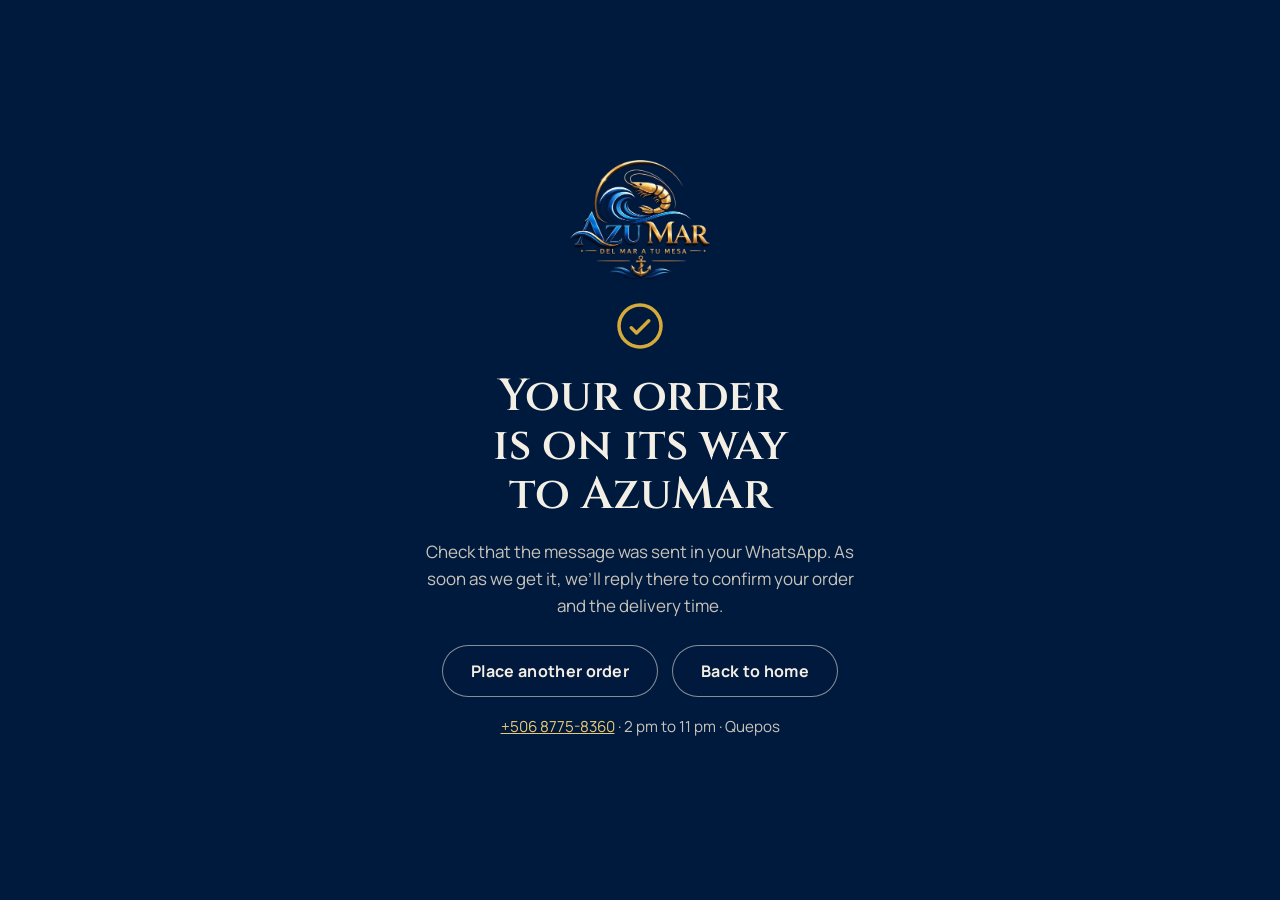
<file: gracias-en.html>
<!DOCTYPE html>
<html lang="en">
<head>
<meta charset="utf-8">
<meta name="viewport" content="width=device-width, initial-scale=1, viewport-fit=cover">
<title>Order sent · AzuMar</title>
<meta name="robots" content="noindex">
<meta name="theme-color" content="#001A3E">
<meta name="color-scheme" content="dark">
<link rel="icon" href="icono.png">
<link rel="preload" href="fuente-cinzel.woff2" as="font" type="font/woff2" crossorigin>
<script>
  // Chrome en Android con "Sitio de escritorio" dibuja la página a 980 px y la
  // achica: todo se ve diminuto. Aquí se detecta y se amplía la página al ancho
  // real del teléfono, con su diseño de celular (ver generar-modo-escritorio.py).
  (function () {
    var d = document.documentElement;
    function ajustar() {
      var w = screen.width, z = innerWidth / w;
      var activo = navigator.maxTouchPoints > 0 && w < 700 && z > 1.25;
      d.classList.toggle('modo-escritorio', activo);
      [899, 767, 599, 480, 380].forEach(function (n) { d.classList.toggle('mx-' + n, activo && w <= n); });
      d.style.zoom = activo ? z : '';
      if (activo) {
        var h = innerHeight / z / 100 + 'px';
        d.style.setProperty('--vw', w / 100 + 'px');
        ['--vh', '--dvh', '--svh'].forEach(function (p) { d.style.setProperty(p, h); });
      } else {
        ['--vw', '--vh', '--dvh', '--svh'].forEach(function (p) { d.style.removeProperty(p); });
      }
    }
    ajustar();
    addEventListener('resize', ajustar);
  })();
</script>
<link rel="stylesheet" href="estilos.css">
<link rel="stylesheet" href="modo-escritorio.css">
  <!-- Google Analytics (medición de visitas). Ver la página de Privacidad y Cookies. -->
  <script async src="https://www.googletagmanager.com/gtag/js?id=G-ZLZR0Q7YXE"></script>
  <script>
    window.dataLayer = window.dataLayer || [];
    function gtag(){dataLayer.push(arguments);}
    gtag('js', new Date());
    gtag('config', 'G-ZLZR0Q7YXE');
  </script>
</head>
<body class="pagina-gracias">
<main class="gracias">
  <img class="gracias-logo" src="logo-azumar-360.webp" alt="AzuMar" width="360" height="307">
  <svg class="gracias-sello" viewBox="0 0 256 256" aria-hidden="true"><path d="M173.66,98.34a8,8,0,0,1,0,11.32l-56,56a8,8,0,0,1-11.32,0l-24-24a8,8,0,0,1,11.32-11.32L112,148.69l50.34-50.35A8,8,0,0,1,173.66,98.34ZM232,128A104,104,0,1,1,128,24,104.11,104.11,0,0,1,232,128Zm-16,0a88,88,0,1,0-88,88A88.1,88.1,0,0,0,216,128Z"/></svg>
  <h1>Your order is on its way to AzuMar</h1>
  <p>Check that the message was sent in your WhatsApp. As soon as we get it, we’ll reply there to confirm your order and the delivery time.</p>

  <!-- Si el navegador bloqueó la ventana de WhatsApp, el pedido no se pierde. -->
  <div class="gracias-fallo" id="fallo" hidden>
    <p>WhatsApp didn’t open?</p>
    <a class="boton boton-oro" id="reintentar" href="#" target="_blank" rel="noopener">Open WhatsApp with my order</a>
  </div>

  <nav class="portada-botones gracias-acciones" aria-label="What to do next">
    <a class="boton boton-linea" href="pedido-en.html">Place another order</a>
    <a class="boton boton-linea" href="en.html">Back to home</a>
  </nav>
  <p class="gracias-contacto"><a href="tel:+50687758360">+506 8775-8360</a> · 2 pm to 11 pm · Quepos</p>
</main>
<script>
  // El enlace de WhatsApp se guardó justo antes de salir del pedido. Si no se
  // abrió (bloqueador de ventanas, o se cerró sin querer), aquí se reintenta.
  // Lleva nombre, teléfono y dirección: al salir de esta página se borra.
  (function () {
    try {
      var enlace = sessionStorage.getItem('azumar-ultimo-pedido');
      if (enlace) {
        document.getElementById('reintentar').href = enlace;
        document.getElementById('fallo').hidden = false;
      }
    } catch (e) { /* modo privado: sin respaldo, la página funciona igual */ }
    function olvidar() { try { sessionStorage.removeItem('azumar-ultimo-pedido'); } catch (e) {} }
    document.querySelectorAll('.gracias-acciones a').forEach(function (a) { a.addEventListener('click', olvidar); });
    window.addEventListener('pagehide', olvidar);
  })();
</script>
</body>
</html>
</file>
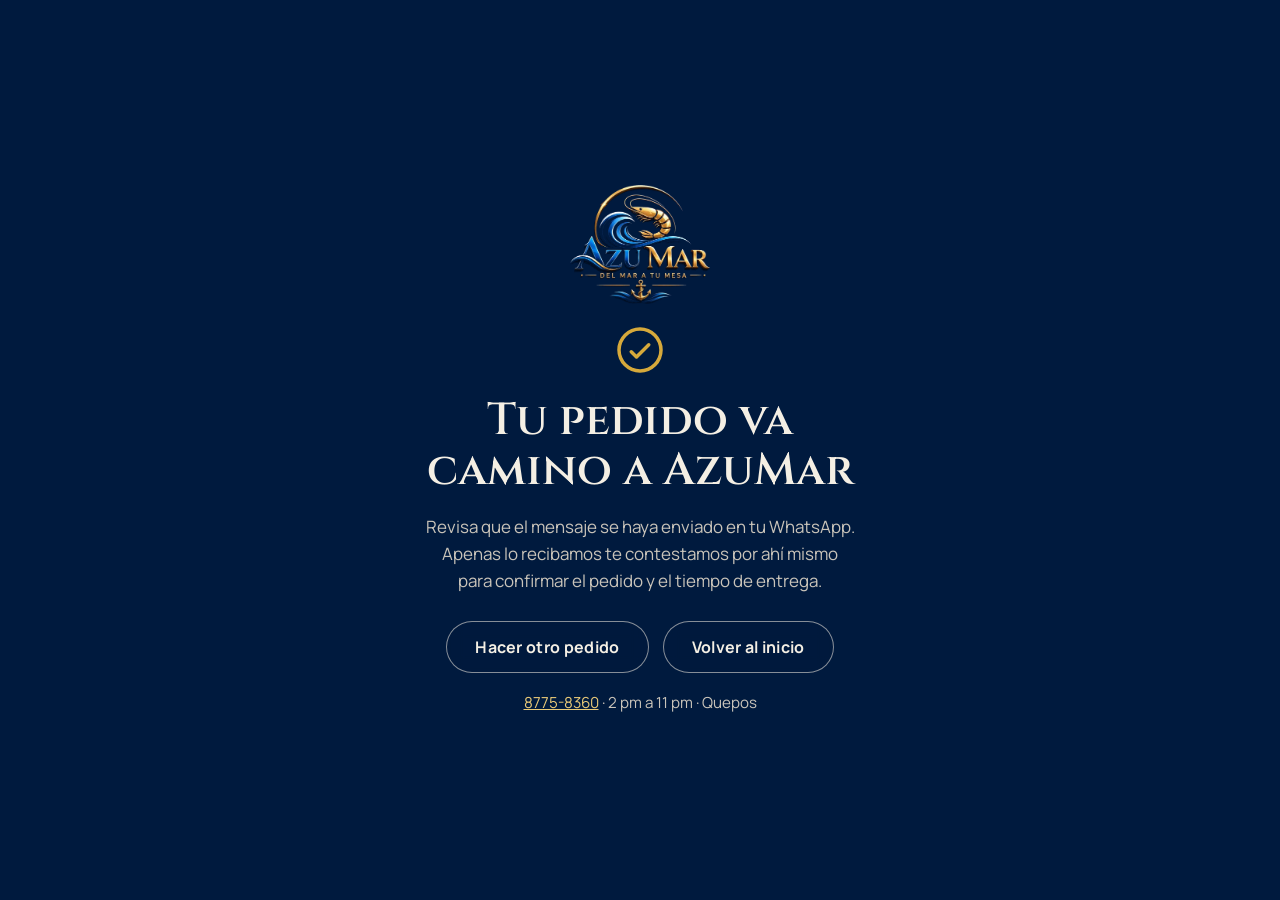
<file: gracias.html>
<!DOCTYPE html>
<html lang="es-CR">
<head>
<meta charset="utf-8">
<meta name="viewport" content="width=device-width, initial-scale=1, viewport-fit=cover">
<title>Pedido enviado · AzuMar</title>
<meta name="robots" content="noindex">
<meta name="theme-color" content="#001A3E">
<meta name="color-scheme" content="dark">
<link rel="icon" href="icono.png">
<link rel="preload" href="fuente-cinzel.woff2" as="font" type="font/woff2" crossorigin>
<script>
  // Chrome en Android con "Sitio de escritorio" dibuja la página a 980 px y la
  // achica: todo se ve diminuto. Aquí se detecta y se amplía la página al ancho
  // real del teléfono, con su diseño de celular (ver generar-modo-escritorio.py).
  (function () {
    var d = document.documentElement;
    function ajustar() {
      var w = screen.width, z = innerWidth / w;
      var activo = navigator.maxTouchPoints > 0 && w < 700 && z > 1.25;
      d.classList.toggle('modo-escritorio', activo);
      [899, 767, 599, 480, 380].forEach(function (n) { d.classList.toggle('mx-' + n, activo && w <= n); });
      d.style.zoom = activo ? z : '';
      if (activo) {
        var h = innerHeight / z / 100 + 'px';
        d.style.setProperty('--vw', w / 100 + 'px');
        ['--vh', '--dvh', '--svh'].forEach(function (p) { d.style.setProperty(p, h); });
      } else {
        ['--vw', '--vh', '--dvh', '--svh'].forEach(function (p) { d.style.removeProperty(p); });
      }
    }
    ajustar();
    addEventListener('resize', ajustar);
  })();
</script>
<link rel="stylesheet" href="estilos.css">
<link rel="stylesheet" href="modo-escritorio.css">
  <!-- Google Analytics (medición de visitas). Ver la página de Privacidad y Cookies. -->
  <script async src="https://www.googletagmanager.com/gtag/js?id=G-ZLZR0Q7YXE"></script>
  <script>
    window.dataLayer = window.dataLayer || [];
    function gtag(){dataLayer.push(arguments);}
    gtag('js', new Date());
    gtag('config', 'G-ZLZR0Q7YXE');
  </script>
</head>
<body class="pagina-gracias">
<main class="gracias">
  <img class="gracias-logo" src="logo-azumar-360.webp" alt="AzuMar" width="360" height="307">
  <svg class="gracias-sello" viewBox="0 0 256 256" aria-hidden="true"><path d="M173.66,98.34a8,8,0,0,1,0,11.32l-56,56a8,8,0,0,1-11.32,0l-24-24a8,8,0,0,1,11.32-11.32L112,148.69l50.34-50.35A8,8,0,0,1,173.66,98.34ZM232,128A104,104,0,1,1,128,24,104.11,104.11,0,0,1,232,128Zm-16,0a88,88,0,1,0-88,88A88.1,88.1,0,0,0,216,128Z"/></svg>
  <h1>Tu pedido va camino a AzuMar</h1>
  <p>Revisa que el mensaje se haya enviado en tu WhatsApp. Apenas lo recibamos te contestamos por ahí mismo para confirmar el pedido y el tiempo de entrega.</p>

  <!-- Si el navegador bloqueó la ventana de WhatsApp, el pedido no se pierde. -->
  <div class="gracias-fallo" id="fallo" hidden>
    <p>¿No se te abrió WhatsApp?</p>
    <a class="boton boton-oro" id="reintentar" href="#" target="_blank" rel="noopener">Abrir WhatsApp con mi pedido</a>
  </div>

  <nav class="portada-botones gracias-acciones" aria-label="Qué hacer ahora">
    <a class="boton boton-linea" href="pedido.html">Hacer otro pedido</a>
    <a class="boton boton-linea" href="index.html">Volver al inicio</a>
  </nav>
  <p class="gracias-contacto"><a href="tel:+50687758360">8775-8360</a> · 2 pm a 11 pm · Quepos</p>
</main>
<script>
  // El enlace de WhatsApp se guardó justo antes de salir del pedido. Si no se
  // abrió (bloqueador de ventanas, o se cerró sin querer), aquí se reintenta.
  // Lleva nombre, teléfono y dirección: al salir de esta página se borra.
  (function () {
    try {
      var enlace = sessionStorage.getItem('azumar-ultimo-pedido');
      if (enlace) {
        document.getElementById('reintentar').href = enlace;
        document.getElementById('fallo').hidden = false;
      }
    } catch (e) { /* modo privado: sin respaldo, la página funciona igual */ }
    function olvidar() { try { sessionStorage.removeItem('azumar-ultimo-pedido'); } catch (e) {} }
    document.querySelectorAll('.gracias-acciones a').forEach(function (a) { a.addEventListener('click', olvidar); });
    window.addEventListener('pagehide', olvidar);
  })();
</script>
</body>
</html>
</file>
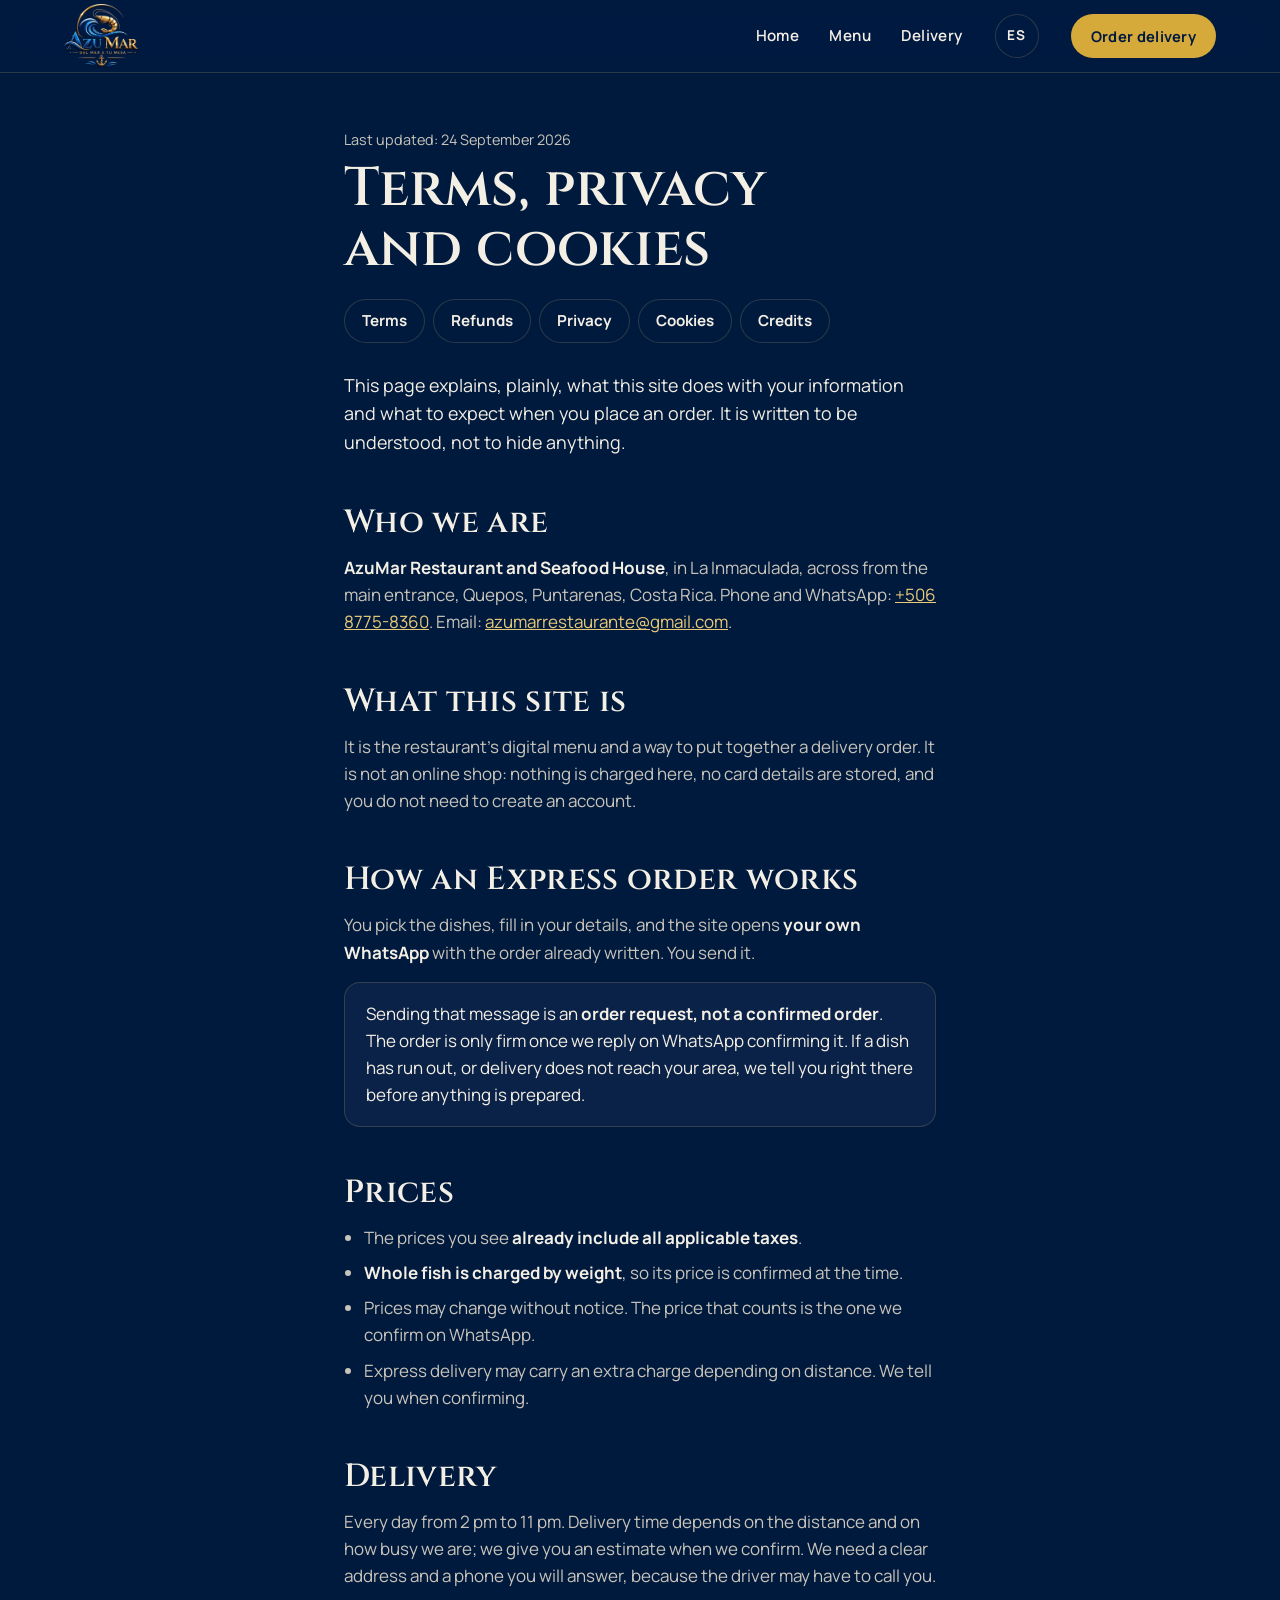
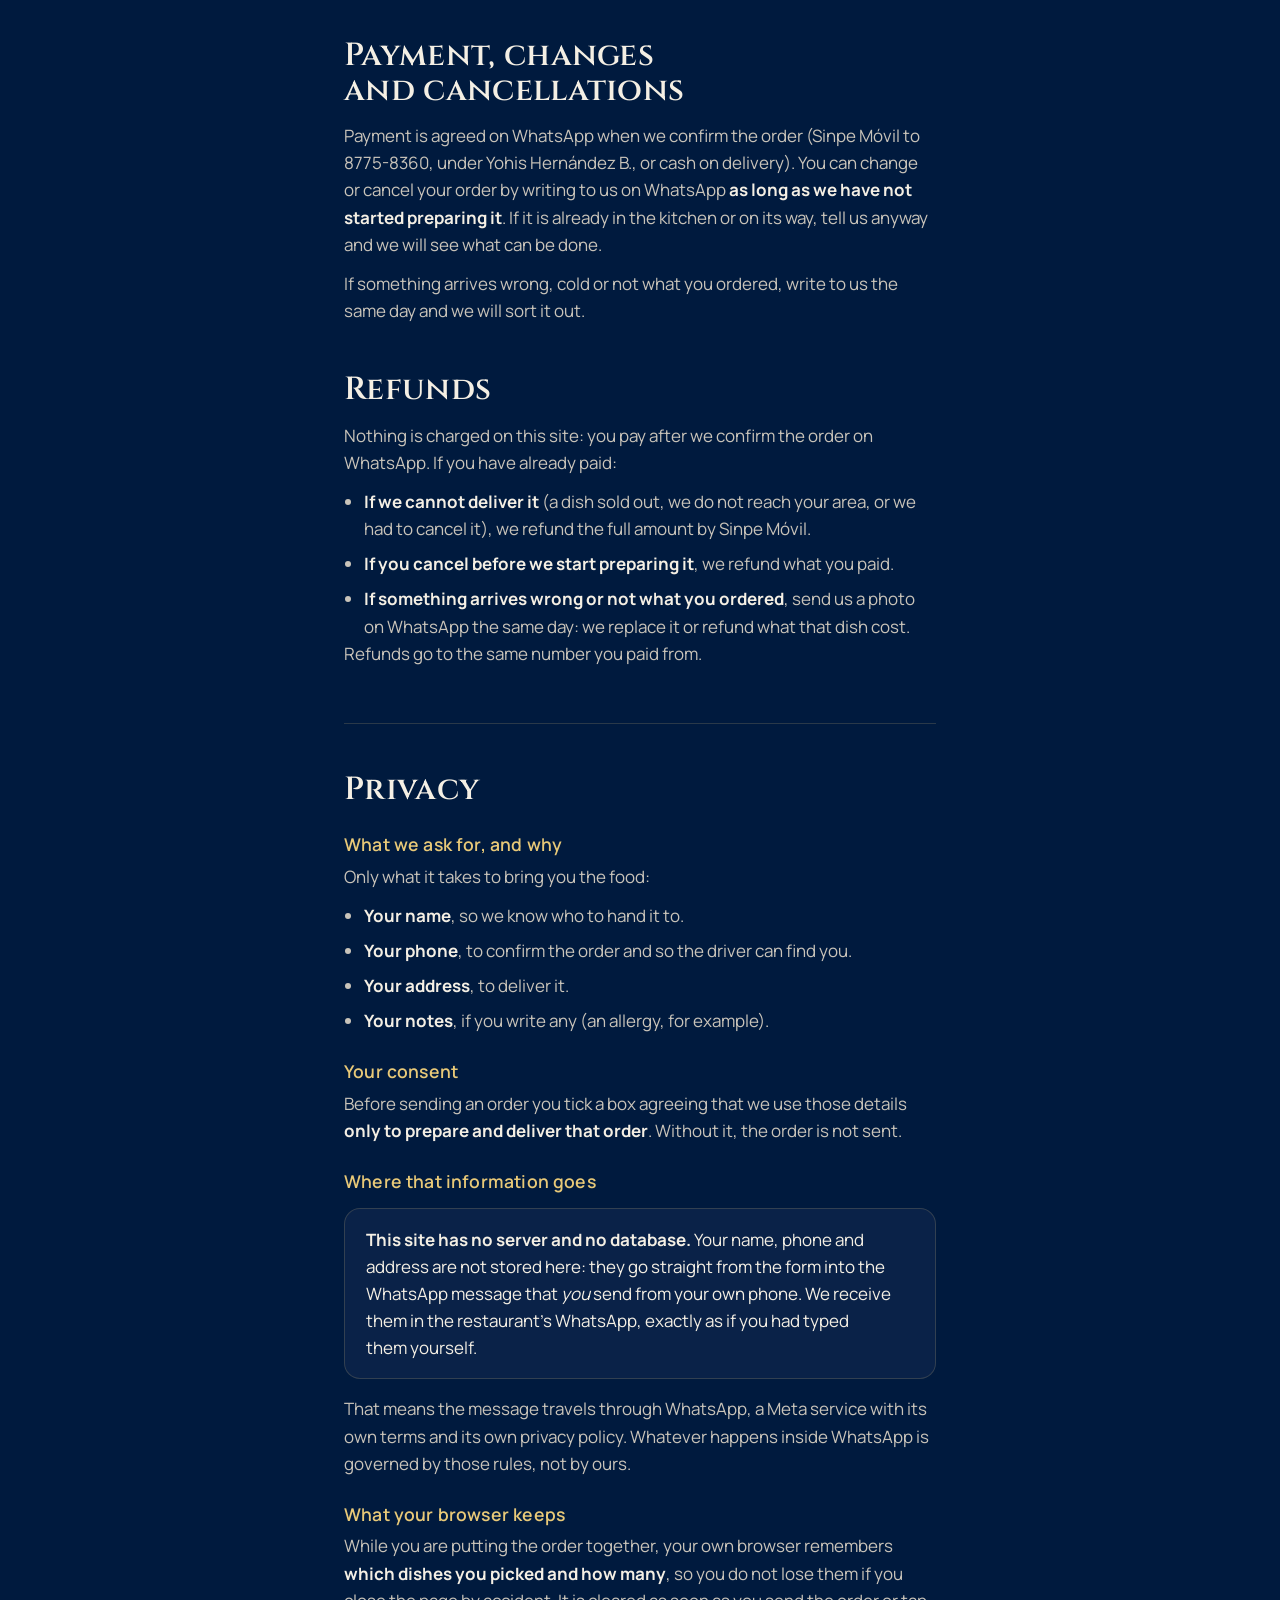
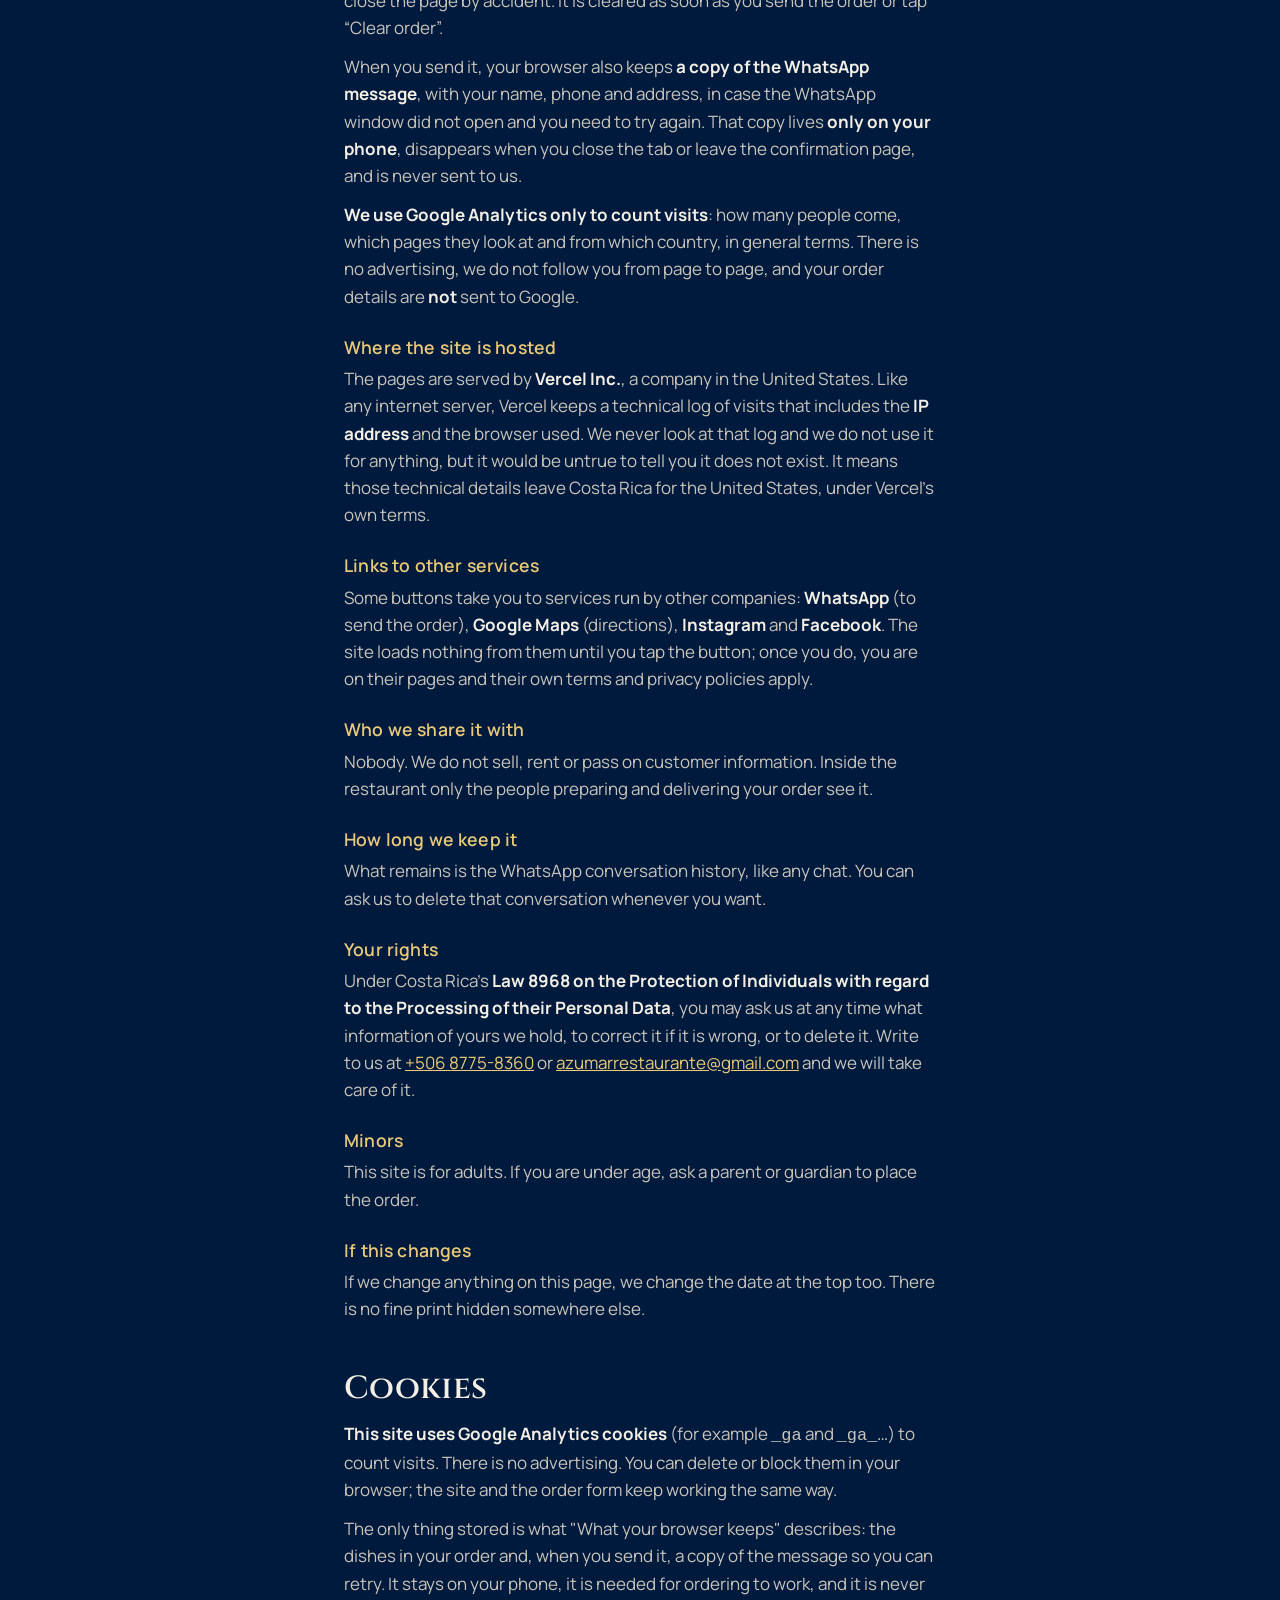
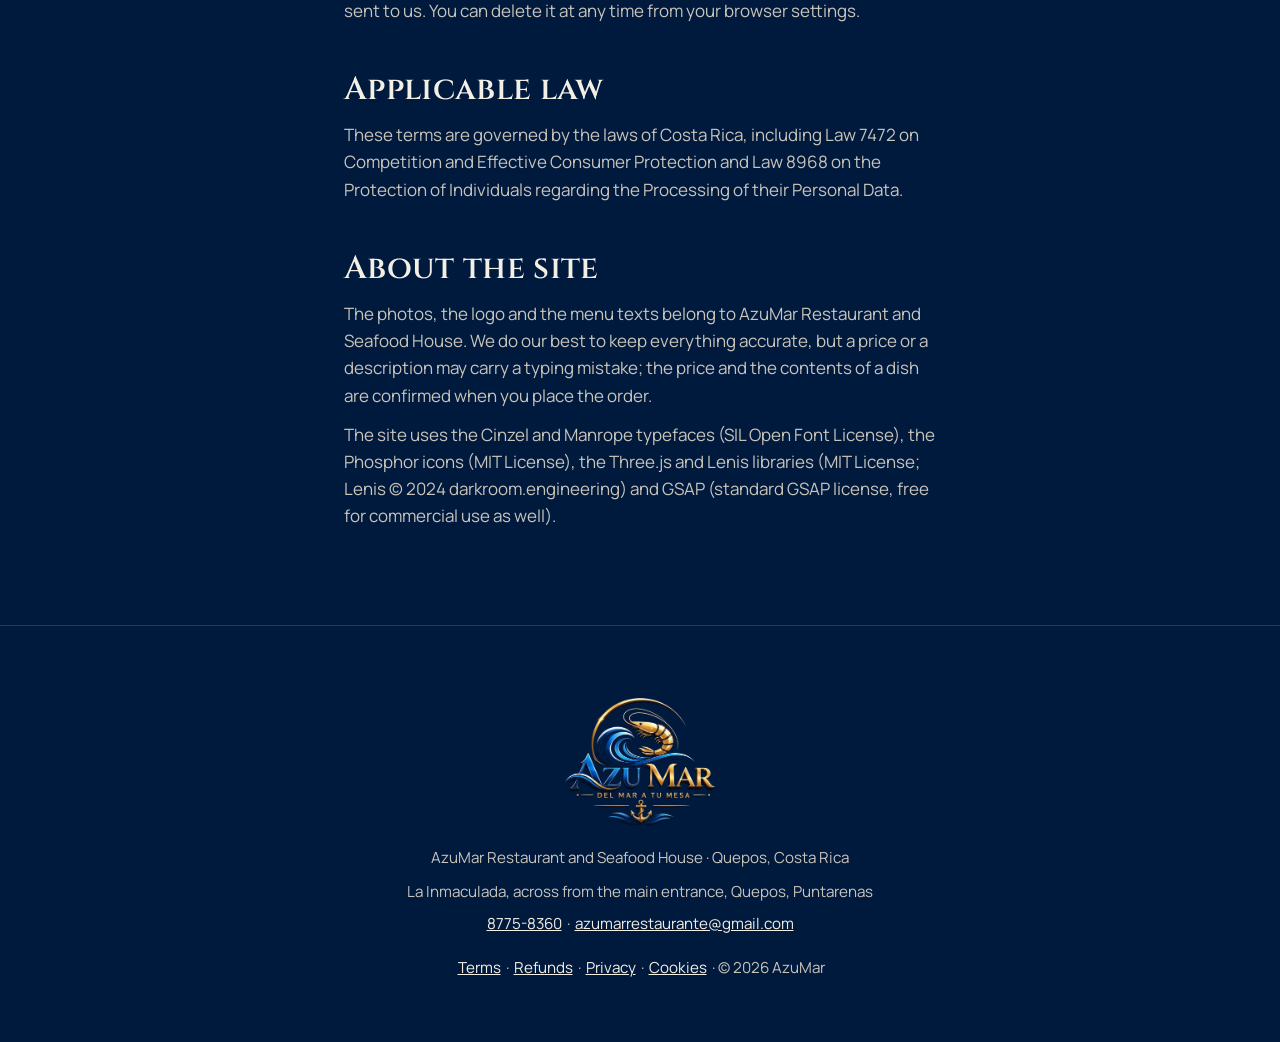
<file: legal-en.html>
<!DOCTYPE html>
<html lang="en">
<head>
<meta charset="utf-8">
<meta name="viewport" content="width=device-width, initial-scale=1, viewport-fit=cover">
<title>Terms, privacy and cookies · AzuMar</title>
<meta name="description" content="Delivery terms, refunds, privacy and cookies for the AzuMar site in Quepos.">
<meta name="theme-color" content="#001A3E">
<meta name="color-scheme" content="dark">
<link rel="canonical" href="https://menu-azu-mar.vercel.app/legal-en">
<link rel="alternate" hreflang="es" href="https://menu-azu-mar.vercel.app/legal">
<link rel="alternate" hreflang="en" href="https://menu-azu-mar.vercel.app/legal-en">
<link rel="icon" href="icono.png">
<link rel="apple-touch-icon" href="icono.png">
<link rel="preload" href="fuente-cinzel.woff2" as="font" type="font/woff2" crossorigin>
<script>
  // Chrome en Android con "Sitio de escritorio" dibuja la página a 980 px y la
  // achica: todo se ve diminuto. Aquí se detecta y se amplía la página al ancho
  // real del teléfono, con su diseño de celular (ver generar-modo-escritorio.py).
  (function () {
    var d = document.documentElement;
    function ajustar() {
      var w = screen.width, z = innerWidth / w;
      var activo = navigator.maxTouchPoints > 0 && w < 700 && z > 1.25;
      d.classList.toggle('modo-escritorio', activo);
      [899, 767, 599, 480, 380].forEach(function (n) { d.classList.toggle('mx-' + n, activo && w <= n); });
      d.style.zoom = activo ? z : '';
      if (activo) {
        var h = innerHeight / z / 100 + 'px';
        d.style.setProperty('--vw', w / 100 + 'px');
        ['--vh', '--dvh', '--svh'].forEach(function (p) { d.style.setProperty(p, h); });
      } else {
        ['--vw', '--vh', '--dvh', '--svh'].forEach(function (p) { d.style.removeProperty(p); });
      }
    }
    ajustar();
    addEventListener('resize', ajustar);
  })();
</script>
<link rel="stylesheet" href="estilos.css">
<link rel="stylesheet" href="modo-escritorio.css">
  <!-- Google Analytics (medición de visitas). See the Privacy and Cookies page. -->
  <script async src="https://www.googletagmanager.com/gtag/js?id=G-ZLZR0Q7YXE"></script>
  <script>
    window.dataLayer = window.dataLayer || [];
    function gtag(){dataLayer.push(arguments);}
    gtag('js', new Date());
    gtag('config', 'G-ZLZR0Q7YXE');
  </script>
</head>
<body class="pagina-legal">

<a class="saltar" href="#contenido">Skip to content</a>

<header class="nav con-fondo" id="nav">
  <a class="nav-marca" href="en.html" aria-label="AzuMar, go to home page">
    <img src="logo-azumar-360.webp" alt="" width="360" height="307">
  </a>
  <button class="nav-menu" type="button" aria-expanded="false" aria-controls="nav-enlaces" aria-label="Open navigation"><svg class="icono" viewBox="0 0 256 256" aria-hidden="true"><path d="M224,128a8,8,0,0,1-8,8H40a8,8,0,0,1,0-16H216A8,8,0,0,1,224,128ZM40,72H216a8,8,0,0,0,0-16H40a8,8,0,0,0,0,16ZM216,184H40a8,8,0,0,0,0,16H216a8,8,0,0,0,0-16Z"/></svg></button>
  <nav aria-label="Main">
    <ul class="nav-enlaces" id="nav-enlaces">
      <li><a href="en.html">Home</a></li>
      <li><a href="carta-en.html">Menu</a></li>
      <li><a href="pedido-en.html">Delivery</a></li>
    </ul>
  </nav>
  <a class="nav-idioma" href="legal.html" hreflang="es" lang="es" aria-label="Leer en español">ES</a>
  <a class="boton boton-oro boton-chico" href="pedido-en.html">Order delivery</a>
</header>

<main id="contenido" tabindex="-1">
<article class="legal">

  <p class="actualizado">Last updated: 24 September 2026</p>

  <h1>Terms, privacy and cookies</h1>

  <nav class="legal-indice" aria-label="On this page">
    <a href="#terms">Terms</a>
    <a href="#refunds">Refunds</a>
    <a href="#privacy">Privacy</a>
    <a href="#cookies">Cookies</a>
    <a href="#credits">Credits</a>
  </nav>

  <p class="entrada">
    This page explains, plainly, what this site does with your information and
    what to expect when you place an order. It is written to be understood, not
    to hide anything.
  </p>

  <h2 id="terms">Who we are</h2>
  <p>
    <strong>AzuMar Restaurant and Seafood House</strong>, in La Inmaculada,
    across from the main entrance, Quepos, Puntarenas, Costa Rica.
    Phone and WhatsApp: <a href="tel:+50687758360">+506 8775-8360</a>.
    Email: <a href="mailto:azumarrestaurante@gmail.com">azumarrestaurante@gmail.com</a>.
  </p>

  <h2>What this site is</h2>
  <p>
    It is the restaurant's digital menu and a way to put together a delivery
    order. It is not an online shop: nothing is charged here, no card details
    are stored, and you do not need to create an account.
  </p>

  <h2>How an Express order works</h2>
  <p>
    You pick the dishes, fill in your details, and the site opens
    <strong>your own WhatsApp</strong> with the order already written. You send
    it.
  </p>
  <p class="destacado">
    Sending that message is an <strong>order request, not a confirmed
    order</strong>. The order is only firm once we reply on WhatsApp confirming
    it. If a dish has run out, or delivery does not reach your area, we tell you
    right there before anything is prepared.
  </p>

  <h2>Prices</h2>
  <ul>
    <li>The prices you see <strong>already include all applicable taxes</strong>.</li>
    <li><strong>Whole fish is charged by weight</strong>, so its price is confirmed at the time.</li>
    <li>Prices may change without notice. The price that counts is the one we confirm on WhatsApp.</li>
    <li>Express delivery may carry an extra charge depending on distance. We tell you when confirming.</li>
  </ul>

  <h2>Delivery</h2>
  <p>
    Every day from 2 pm to 11 pm. Delivery time depends on the distance and on
    how busy we are; we give you an estimate when we confirm. We need a clear
    address and a phone you will answer, because the driver may have to call you.
  </p>

  <h2>Payment, changes and cancellations</h2>
  <p>
    Payment is agreed on WhatsApp when we confirm the order (Sinpe Móvil to
    8775-8360, under Yohis Hernández B., or cash on delivery). You can change or
    cancel your order by writing to us on WhatsApp <strong>as long as we have
    not started preparing it</strong>. If it is already in the kitchen or on its
    way, tell us anyway and we will see what can be done.
  </p>
  <p>
    If something arrives wrong, cold or not what you ordered, write to us the
    same day and we will sort it out.
  </p>

  <h2 id="refunds">Refunds</h2>
  <p>
    Nothing is charged on this site: you pay after we confirm the order on
    WhatsApp. If you have already paid:
  </p>
  <ul>
    <li><strong>If we cannot deliver it</strong> (a dish sold out, we do not reach your area, or we had to cancel it), we refund the full amount by Sinpe Móvil.</li>
    <li><strong>If you cancel before we start preparing it</strong>, we refund what you paid.</li>
    <li><strong>If something arrives wrong or not what you ordered</strong>, send us a photo on WhatsApp the same day: we replace it or refund what that dish cost.</li>
  </ul>
  <p>Refunds go to the same number you paid from.</p>

  <hr>

  <h2 id="privacy">Privacy</h2>

  <h3>What we ask for, and why</h3>
  <p>Only what it takes to bring you the food:</p>
  <ul>
    <li><strong>Your name</strong>, so we know who to hand it to.</li>
    <li><strong>Your phone</strong>, to confirm the order and so the driver can find you.</li>
    <li><strong>Your address</strong>, to deliver it.</li>
    <li><strong>Your notes</strong>, if you write any (an allergy, for example).</li>
  </ul>

  <h3>Your consent</h3>
  <p>
    Before sending an order you tick a box agreeing that we use those details
    <strong>only to prepare and deliver that order</strong>. Without it, the order
    is not sent.
  </p>

  <h3>Where that information goes</h3>
  <p class="destacado">
    <strong>This site has no server and no database.</strong> Your name, phone
    and address are not stored here: they go straight from the form into the
    WhatsApp message that <em>you</em> send from your own phone. We receive them
    in the restaurant's WhatsApp, exactly as if you had typed them yourself.
  </p>
  <p>
    That means the message travels through WhatsApp, a Meta service with its own
    terms and its own privacy policy. Whatever happens inside WhatsApp is
    governed by those rules, not by ours.
  </p>

  <h3>What your browser keeps</h3>
  <p>
    While you are putting the order together, your own browser remembers
    <strong>which dishes you picked and how many</strong>, so you do not lose
    them if you close the page by accident. It is cleared as soon as you send
    the order or tap “Clear order”.
  </p>
  <p>
    When you send it, your browser also keeps <strong>a copy of the WhatsApp
    message</strong>,  with your name, phone and address,  in case the WhatsApp
    window did not open and you need to try again. That copy lives
    <strong>only on your phone</strong>, disappears when you close the tab or
    leave the confirmation page, and is never sent to us.
  </p>
  <p>
    <strong>We use Google Analytics only to count visits</strong>: how many people
    come, which pages they look at and from which country, in general terms. There
    is no advertising, we do not follow you from page to page, and your order
    details are <strong>not</strong> sent to Google.
  </p>
  <h3>Where the site is hosted</h3>
  <p>
    The pages are served by <strong>Vercel Inc.</strong>, a company in the
    United States. Like any internet server, Vercel keeps a technical log of
    visits that includes the <strong>IP address</strong> and the browser used.
    We never look at that log and we do not use it for anything, but it would
    be untrue to tell you it does not exist. It means those technical details
    leave Costa Rica for the United States, under Vercel's own terms.
  </p>

  <h3>Links to other services</h3>
  <p>
    Some buttons take you to services run by other companies: <strong>WhatsApp</strong>
    (to send the order), <strong>Google Maps</strong> (directions),
    <strong>Instagram</strong> and <strong>Facebook</strong>. The site loads nothing
    from them until you tap the button; once you do, you are on their pages and
    their own terms and privacy policies apply.
  </p>

  <h3>Who we share it with</h3>
  <p>
    Nobody. We do not sell, rent or pass on customer information. Inside the
    restaurant only the people preparing and delivering your order see it.
  </p>

  <h3>How long we keep it</h3>
  <p>
    What remains is the WhatsApp conversation history, like any chat. You can ask
    us to delete that conversation whenever you want.
  </p>

  <h3>Your rights</h3>
  <p>
    Under Costa Rica's <strong>Law 8968 on the Protection of Individuals with
    regard to the Processing of their Personal Data</strong>, you may ask us at
    any time what information of yours we hold, to correct it if it is wrong, or
    to delete it. Write to us at
    <a href="https://wa.me/50687758360" target="_blank" rel="noopener">+506 8775-8360</a>
    or <a href="mailto:azumarrestaurante@gmail.com">azumarrestaurante@gmail.com</a>
    and we will take care of it.
  </p>

  <h3>Minors</h3>
  <p>
    This site is for adults. If you are under age, ask a parent or guardian to
    place the order.
  </p>

  <h3>If this changes</h3>
  <p>
    If we change anything on this page, we change the date at the top too. There
    is no fine print hidden somewhere else.
  </p>

  <h2 id="cookies">Cookies</h2>
  <p>
    <strong>This site uses Google Analytics cookies</strong> (for example
    <code>_ga</code> and <code>_ga_…</code>) to count visits. There is no
    advertising. You can delete or block them in your browser; the site and the
    order form keep working the same way.
  </p>
  <p>
    The only thing stored is what "What your browser keeps" describes: the dishes
    in your order and, when you send it, a copy of the message so you can retry.
    It stays on your phone, it is needed for ordering to work, and it is never
    sent to us. You can delete it at any time from your browser settings.
  </p>

  <h2>Applicable law</h2>
  <p>
    These terms are governed by the laws of Costa Rica, including Law 7472 on
    Competition and Effective Consumer Protection and Law 8968 on the Protection
    of Individuals regarding the Processing of their Personal Data.
  </p>

  <h2 id="credits">About the site</h2>
  <p>
    The photos, the logo and the menu texts belong to AzuMar Restaurant and
    Seafood House. We do our best to keep everything accurate, but a price or a
    description may carry a typing mistake; the price and the contents of a dish
    are confirmed when you place the order.
  </p>
  <p>
    The site uses the Cinzel and Manrope typefaces (SIL Open Font License), the
    Phosphor icons (MIT License), the Three.js and Lenis libraries (MIT License; Lenis © 2024 darkroom.engineering)
    and GSAP (standard GSAP license, free for commercial use as well).
  </p>
</article>
</main>

<footer class="pie">
  <img src="logo-azumar-360.webp" alt="AzuMar, from the sea to your table" width="360" height="307" loading="lazy">
  <p>AzuMar Restaurant and Seafood House · Quepos, Costa Rica</p>
  <p class="pie-datos">La Inmaculada, across from the main entrance, Quepos, Puntarenas<br><a href="tel:+50687758360">8775-8360</a> <span aria-hidden="true">·</span> <a href="mailto:azumarrestaurante@gmail.com">azumarrestaurante@gmail.com</a></p>
  <p class="pie-legal"><a href="legal-en.html#terms">Terms</a> <span aria-hidden="true">·</span> <a href="legal-en.html#refunds">Refunds</a> <span aria-hidden="true">·</span> <a href="legal-en.html#privacy">Privacy</a> <span aria-hidden="true">·</span> <a href="legal-en.html#cookies">Cookies</a> <span aria-hidden="true">·</span> © 2026 AzuMar</p>
</footer>

<script src="nav.js" defer></script>
</body>
</html>
</file>
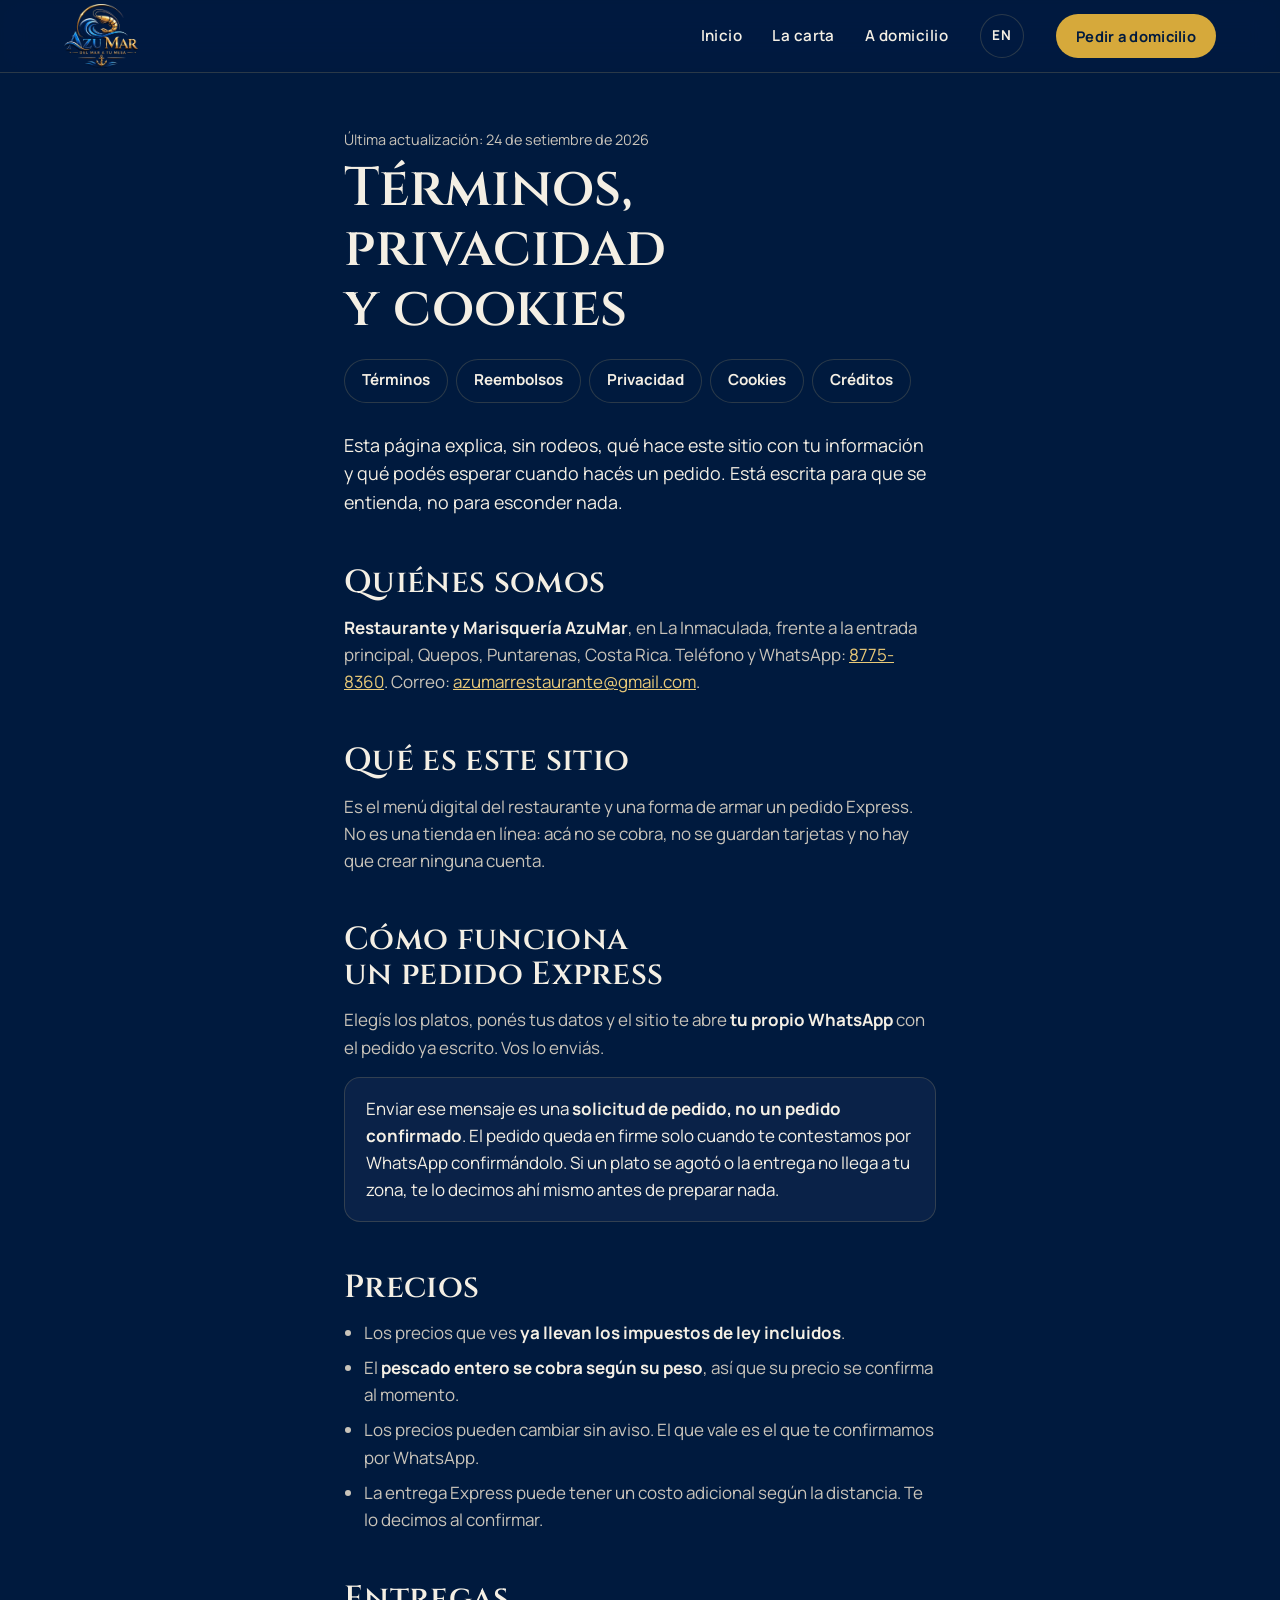
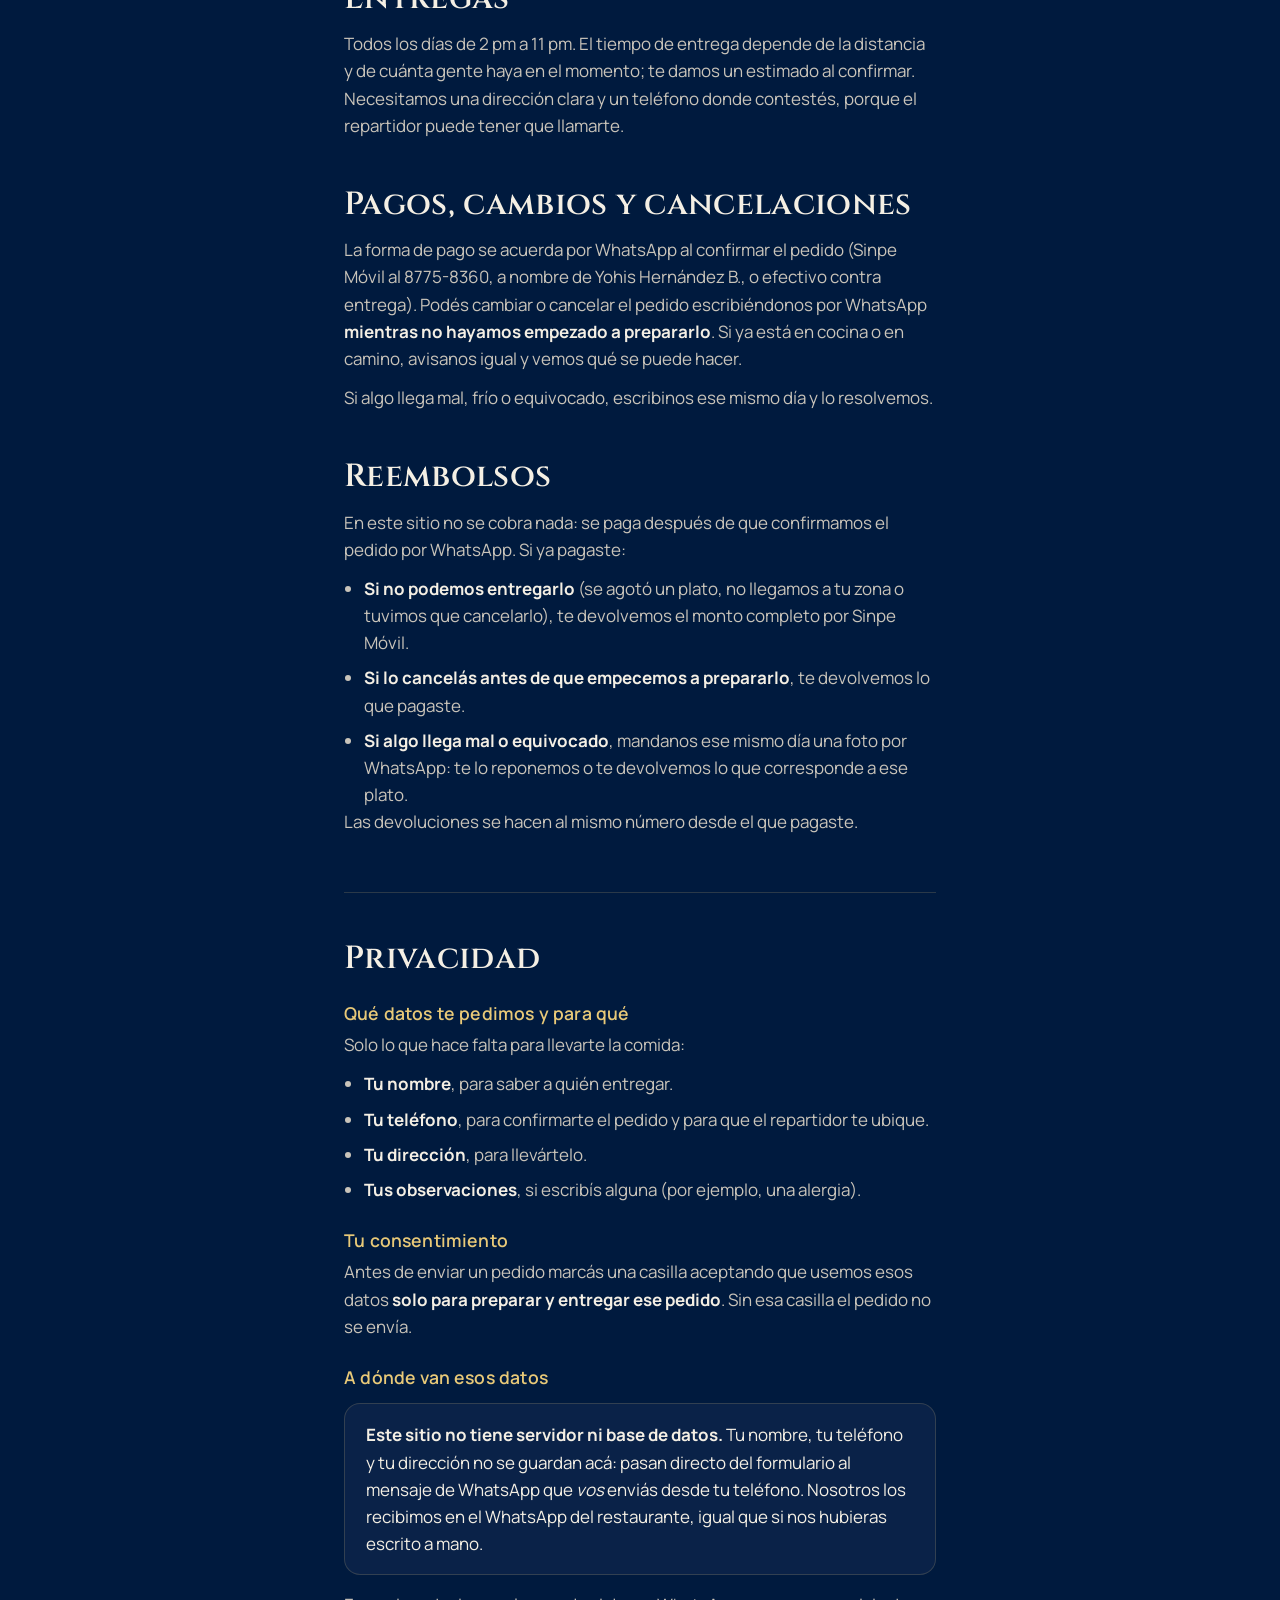
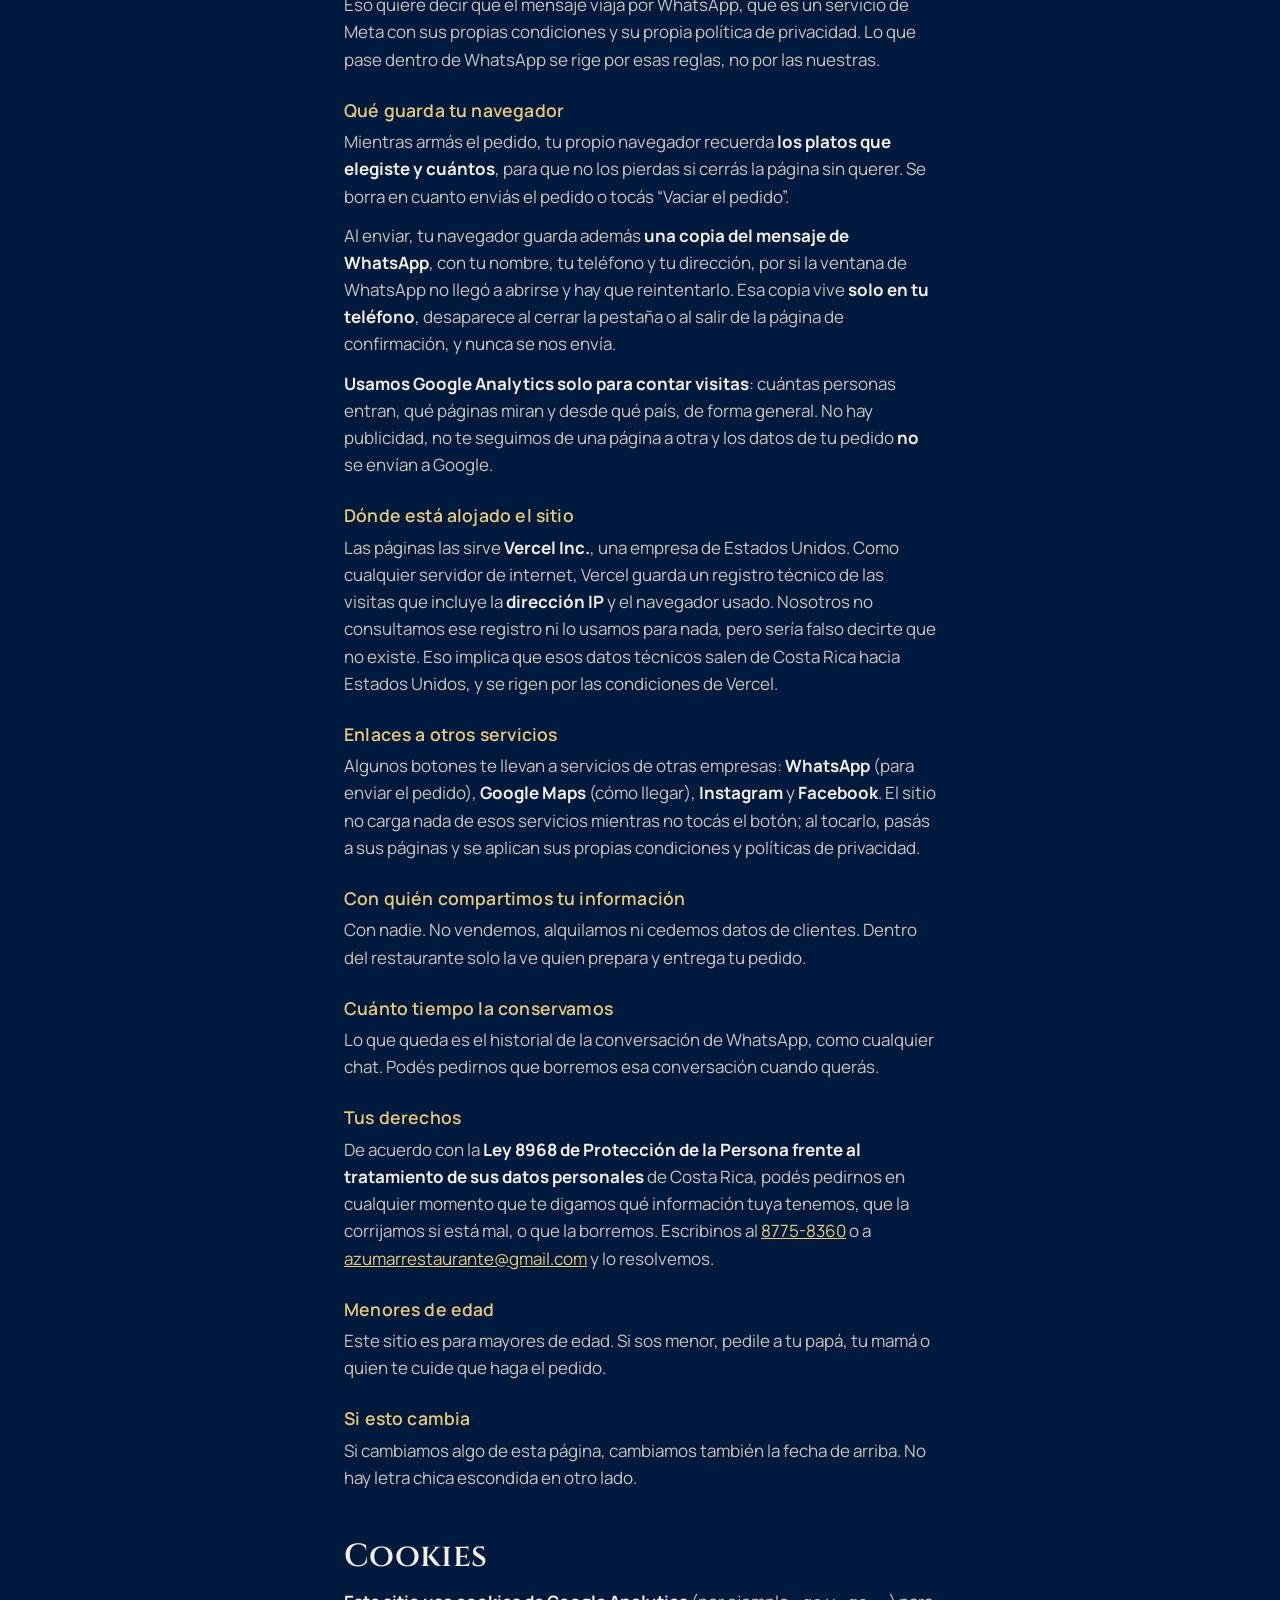
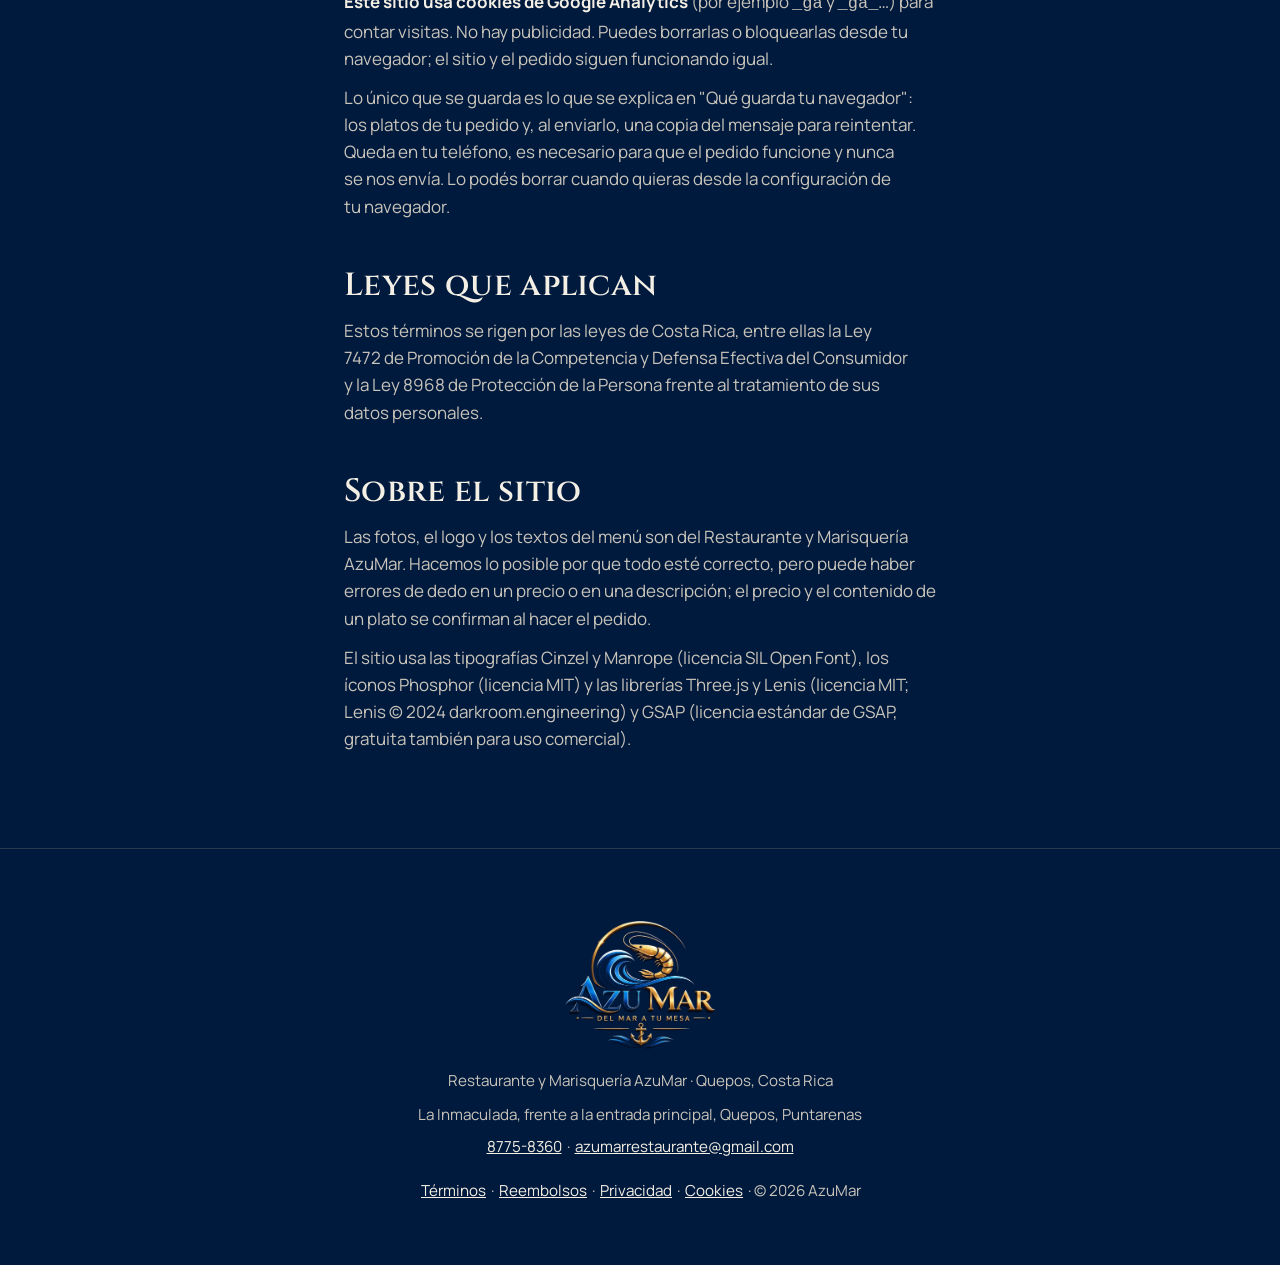
<file: legal.html>
<!DOCTYPE html>
<html lang="es-CR">
<head>
<meta charset="utf-8">
<meta name="viewport" content="width=device-width, initial-scale=1, viewport-fit=cover">
<title>Términos, privacidad y cookies · AzuMar</title>
<meta name="description" content="Términos del pedido a domicilio, reembolsos, privacidad y cookies del sitio de AzuMar, Quepos.">
<meta name="theme-color" content="#001A3E">
<meta name="color-scheme" content="dark">
<link rel="canonical" href="https://restazumar.com/legal">
<link rel="alternate" hreflang="es" href="https://restazumar.com/legal">
<link rel="alternate" hreflang="en" href="https://restazumar.com/legal-en">
<link rel="icon" href="icono.png">
<link rel="apple-touch-icon" href="icono.png">
<link rel="preload" href="fuente-cinzel.woff2" as="font" type="font/woff2" crossorigin>
<script>
  // Chrome en Android con "Sitio de escritorio" dibuja la página a 980 px y la
  // achica: todo se ve diminuto. Aquí se detecta y se amplía la página al ancho
  // real del teléfono, con su diseño de celular (ver generar-modo-escritorio.py).
  (function () {
    var d = document.documentElement;
    function ajustar() {
      var w = screen.width, z = innerWidth / w;
      var activo = navigator.maxTouchPoints > 0 && w < 700 && z > 1.25;
      d.classList.toggle('modo-escritorio', activo);
      [899, 767, 599, 480, 380].forEach(function (n) { d.classList.toggle('mx-' + n, activo && w <= n); });
      d.style.zoom = activo ? z : '';
      if (activo) {
        var h = innerHeight / z / 100 + 'px';
        d.style.setProperty('--vw', w / 100 + 'px');
        ['--vh', '--dvh', '--svh'].forEach(function (p) { d.style.setProperty(p, h); });
      } else {
        ['--vw', '--vh', '--dvh', '--svh'].forEach(function (p) { d.style.removeProperty(p); });
      }
    }
    ajustar();
    addEventListener('resize', ajustar);
  })();
</script>
<link rel="stylesheet" href="estilos.css">
<link rel="stylesheet" href="modo-escritorio.css">
  <!-- Google Analytics (medición de visitas). Ver la página de Privacidad y Cookies. -->
  <script async src="https://www.googletagmanager.com/gtag/js?id=G-ZLZR0Q7YXE"></script>
  <script>
    window.dataLayer = window.dataLayer || [];
    function gtag(){dataLayer.push(arguments);}
    gtag('js', new Date());
    gtag('config', 'G-ZLZR0Q7YXE');
  </script>
</head>
<body class="pagina-legal">

<a class="saltar" href="#contenido">Saltar al contenido</a>

<header class="nav con-fondo" id="nav">
  <a class="nav-marca" href="index.html" aria-label="AzuMar, ir al inicio">
    <img src="logo-azumar-360.webp" alt="" width="360" height="307">
  </a>
  <button class="nav-menu" type="button" aria-expanded="false" aria-controls="nav-enlaces" aria-label="Abrir la navegación"><svg class="icono" viewBox="0 0 256 256" aria-hidden="true"><path d="M224,128a8,8,0,0,1-8,8H40a8,8,0,0,1,0-16H216A8,8,0,0,1,224,128ZM40,72H216a8,8,0,0,0,0-16H40a8,8,0,0,0,0,16ZM216,184H40a8,8,0,0,0,0,16H216a8,8,0,0,0,0-16Z"/></svg></button>
  <nav aria-label="Principal">
    <ul class="nav-enlaces" id="nav-enlaces">
      <li><a href="index.html">Inicio</a></li>
      <li><a href="carta.html">La carta</a></li>
      <li><a href="pedido.html">A domicilio</a></li>
    </ul>
  </nav>
  <a class="nav-idioma" href="legal-en.html" hreflang="en" lang="en" aria-label="Read in English">EN</a>
  <a class="boton boton-oro boton-chico" href="pedido.html">Pedir a domicilio</a>
</header>

<main id="contenido" tabindex="-1">
<article class="legal">

  <p class="actualizado">Última actualización: 24 de setiembre de 2026</p>

  <h1>Términos, privacidad y cookies</h1>

  <nav class="legal-indice" aria-label="En esta página">
    <a href="#terminos">Términos</a>
    <a href="#reembolsos">Reembolsos</a>
    <a href="#privacidad">Privacidad</a>
    <a href="#cookies">Cookies</a>
    <a href="#creditos">Créditos</a>
  </nav>

  <p class="entrada">
    Esta página explica, sin rodeos, qué hace este sitio con tu información y
    qué podés esperar cuando hacés un pedido. Está escrita para que se entienda,
    no para esconder nada.
  </p>

  <h2 id="terminos">Quiénes somos</h2>
  <p>
    <strong>Restaurante y Marisquería AzuMar</strong>, en La Inmaculada, frente
    a la entrada principal, Quepos, Puntarenas, Costa Rica.
    Teléfono y WhatsApp: <a href="tel:+50687758360">8775-8360</a>.
    Correo: <a href="mailto:azumarrestaurante@gmail.com">azumarrestaurante@gmail.com</a>.
  </p>

  <h2>Qué es este sitio</h2>
  <p>
    Es el menú digital del restaurante y una forma de armar un pedido Express.
    No es una tienda en línea: acá no se cobra, no se guardan tarjetas y no hay
    que crear ninguna cuenta.
  </p>

  <h2>Cómo funciona un pedido Express</h2>
  <p>
    Elegís los platos, ponés tus datos y el sitio te abre <strong>tu propio
    WhatsApp</strong> con el pedido ya escrito. Vos lo enviás.
  </p>
  <p class="destacado">
    Enviar ese mensaje es una <strong>solicitud de pedido, no un pedido
    confirmado</strong>. El pedido queda en firme solo cuando te contestamos
    por WhatsApp confirmándolo. Si un plato se agotó o la entrega no llega a tu
    zona, te lo decimos ahí mismo antes de preparar nada.
  </p>

  <h2>Precios</h2>
  <ul>
    <li>Los precios que ves <strong>ya llevan los impuestos de ley incluidos</strong>.</li>
    <li>El <strong>pescado entero se cobra según su peso</strong>, así que su precio se confirma al momento.</li>
    <li>Los precios pueden cambiar sin aviso. El que vale es el que te confirmamos por WhatsApp.</li>
    <li>La entrega Express puede tener un costo adicional según la distancia. Te lo decimos al confirmar.</li>
  </ul>

  <h2>Entregas</h2>
  <p>
    Todos los días de 2 pm a 11 pm. El tiempo de entrega depende de la
    distancia y de cuánta gente haya en el momento; te damos un estimado al
    confirmar. Necesitamos una dirección clara y un teléfono donde contestés,
    porque el repartidor puede tener que llamarte.
  </p>

  <h2>Pagos, cambios y cancelaciones</h2>
  <p>
    La forma de pago se acuerda por WhatsApp al confirmar el pedido (Sinpe Móvil
    al 8775-8360, a nombre de Yohis Hernández B., o efectivo contra entrega).
    Podés cambiar o cancelar el pedido escribiéndonos por WhatsApp
    <strong>mientras no hayamos empezado a prepararlo</strong>. Si ya está en
    cocina o en camino, avisanos igual y vemos qué se puede hacer.
  </p>
  <p>
    Si algo llega mal, frío o equivocado, escribinos ese mismo día y lo
    resolvemos.
  </p>

  <h2 id="reembolsos">Reembolsos</h2>
  <p>
    En este sitio no se cobra nada: se paga después de que confirmamos el pedido
    por WhatsApp. Si ya pagaste:
  </p>
  <ul>
    <li><strong>Si no podemos entregarlo</strong> (se agotó un plato, no llegamos a tu zona o tuvimos que cancelarlo), te devolvemos el monto completo por Sinpe Móvil.</li>
    <li><strong>Si lo cancelás antes de que empecemos a prepararlo</strong>, te devolvemos lo que pagaste.</li>
    <li><strong>Si algo llega mal o equivocado</strong>, mandanos ese mismo día una foto por WhatsApp: te lo reponemos o te devolvemos lo que corresponde a ese plato.</li>
  </ul>
  <p>Las devoluciones se hacen al mismo número desde el que pagaste.</p>

  <hr>

  <h2 id="privacidad">Privacidad</h2>

  <h3>Qué datos te pedimos y para qué</h3>
  <p>Solo lo que hace falta para llevarte la comida:</p>
  <ul>
    <li><strong>Tu nombre</strong>, para saber a quién entregar.</li>
    <li><strong>Tu teléfono</strong>, para confirmarte el pedido y para que el repartidor te ubique.</li>
    <li><strong>Tu dirección</strong>, para llevártelo.</li>
    <li><strong>Tus observaciones</strong>, si escribís alguna (por ejemplo, una alergia).</li>
  </ul>

  <h3>Tu consentimiento</h3>
  <p>
    Antes de enviar un pedido marcás una casilla aceptando que usemos esos datos
    <strong>solo para preparar y entregar ese pedido</strong>. Sin esa casilla el
    pedido no se envía.
  </p>

  <h3>A dónde van esos datos</h3>
  <p class="destacado">
    <strong>Este sitio no tiene servidor ni base de datos.</strong> Tu nombre,
    tu teléfono y tu dirección no se guardan acá: pasan directo del formulario
    al mensaje de WhatsApp que <em>vos</em> enviás desde tu teléfono. Nosotros
    los recibimos en el WhatsApp del restaurante, igual que si nos hubieras
    escrito a mano.
  </p>
  <p>
    Eso quiere decir que el mensaje viaja por WhatsApp, que es un servicio de
    Meta con sus propias condiciones y su propia política de privacidad. Lo que
    pase dentro de WhatsApp se rige por esas reglas, no por las nuestras.
  </p>

  <h3>Qué guarda tu navegador</h3>
  <p>
    Mientras armás el pedido, tu propio navegador recuerda <strong>los platos
    que elegiste y cuántos</strong>, para que no los pierdas si cerrás la página
    sin querer. Se borra en cuanto enviás el pedido o tocás “Vaciar el pedido”.
  </p>
  <p>
    Al enviar, tu navegador guarda además <strong>una copia del mensaje de
    WhatsApp</strong>, con tu nombre, tu teléfono y tu dirección,  por si la
    ventana de WhatsApp no llegó a abrirse y hay que reintentarlo. Esa copia
    vive <strong>solo en tu teléfono</strong>, desaparece al cerrar la pestaña
    o al salir de la página de confirmación, y nunca se nos envía.
  </p>
  <p>
    <strong>Usamos Google Analytics solo para contar visitas</strong>: cuántas
    personas entran, qué páginas miran y desde qué país, de forma general. No hay
    publicidad, no te seguimos de una página a otra y los datos de tu pedido
    <strong>no</strong> se envían a Google.
  </p>
  <h3>Dónde está alojado el sitio</h3>
  <p>
    Las páginas las sirve <strong>Vercel Inc.</strong>, una empresa de Estados
    Unidos. Como cualquier servidor de internet, Vercel guarda un registro
    técnico de las visitas que incluye la <strong>dirección IP</strong> y el
    navegador usado. Nosotros no consultamos ese registro ni lo usamos para
    nada, pero sería falso decirte que no existe. Eso implica que esos datos
    técnicos salen de Costa Rica hacia Estados Unidos, y se rigen por las
    condiciones de Vercel.
  </p>

  <h3>Enlaces a otros servicios</h3>
  <p>
    Algunos botones te llevan a servicios de otras empresas: <strong>WhatsApp</strong>
    (para enviar el pedido), <strong>Google Maps</strong> (cómo llegar),
    <strong>Instagram</strong> y <strong>Facebook</strong>. El sitio no carga nada de
    esos servicios mientras no tocás el botón; al tocarlo, pasás a sus páginas y se
    aplican sus propias condiciones y políticas de privacidad.
  </p>

  <h3>Con quién compartimos tu información</h3>
  <p>
    Con nadie. No vendemos, alquilamos ni cedemos datos de clientes. Dentro del
    restaurante solo la ve quien prepara y entrega tu pedido.
  </p>

  <h3>Cuánto tiempo la conservamos</h3>
  <p>
    Lo que queda es el historial de la conversación de WhatsApp, como cualquier
    chat. Podés pedirnos que borremos esa conversación cuando querás.
  </p>

  <h3>Tus derechos</h3>
  <p>
    De acuerdo con la <strong>Ley 8968 de Protección de la Persona frente al
    tratamiento de sus datos personales</strong> de Costa Rica, podés pedirnos
    en cualquier momento que te digamos qué información tuya tenemos, que la
    corrijamos si está mal, o que la borremos. Escribinos al
    <a href="https://wa.me/50687758360" target="_blank" rel="noopener">8775-8360</a>
    o a <a href="mailto:azumarrestaurante@gmail.com">azumarrestaurante@gmail.com</a>
    y lo resolvemos.
  </p>

  <h3>Menores de edad</h3>
  <p>
    Este sitio es para mayores de edad. Si sos menor, pedile a tu papá, tu mamá
    o quien te cuide que haga el pedido.
  </p>

  <h3>Si esto cambia</h3>
  <p>
    Si cambiamos algo de esta página, cambiamos también la fecha de arriba. No
    hay letra chica escondida en otro lado.
  </p>

  <h2 id="cookies">Cookies</h2>
  <p>
    <strong>Este sitio usa cookies de Google Analytics</strong> (por ejemplo
    <code>_ga</code> y <code>_ga_…</code>) para contar visitas. No hay publicidad.
    Puedes borrarlas o bloquearlas desde tu navegador; el sitio y el pedido
    siguen funcionando igual.
  </p>
  <p>
    Lo único que se guarda es lo que se explica en "Qué guarda tu navegador": los
    platos de tu pedido y, al enviarlo, una copia del mensaje para reintentar. Queda
    en tu teléfono, es necesario para que el pedido funcione y nunca se nos envía.
    Lo podés borrar cuando quieras desde la configuración de tu navegador.
  </p>

  <h2>Leyes que aplican</h2>
  <p>
    Estos términos se rigen por las leyes de Costa Rica, entre ellas la Ley 7472
    de Promoción de la Competencia y Defensa Efectiva del Consumidor y la Ley 8968
    de Protección de la Persona frente al tratamiento de sus datos personales.
  </p>

  <h2 id="creditos">Sobre el sitio</h2>
  <p>
    Las fotos, el logo y los textos del menú son del Restaurante y Marisquería
    AzuMar. Hacemos lo posible por que todo esté correcto, pero puede haber
    errores de dedo en un precio o en una descripción; el precio y el contenido
    de un plato se confirman al hacer el pedido.
  </p>
  <p>
    El sitio usa las tipografías Cinzel y Manrope (licencia SIL Open Font), los
    íconos Phosphor (licencia MIT) y las librerías Three.js y Lenis (licencia MIT; Lenis © 2024 darkroom.engineering)
    y GSAP (licencia estándar de GSAP, gratuita también para uso comercial).
  </p>
</article>
</main>

<footer class="pie">
  <img src="logo-azumar-360.webp" alt="AzuMar, del mar a tu mesa" width="360" height="307" loading="lazy">
  <p>Restaurante y Marisquería AzuMar · Quepos, Costa Rica</p>
  <p class="pie-datos">La Inmaculada, frente a la entrada principal, Quepos, Puntarenas<br><a href="tel:+50687758360">8775-8360</a> <span aria-hidden="true">·</span> <a href="mailto:azumarrestaurante@gmail.com">azumarrestaurante@gmail.com</a></p>
  <p class="pie-legal"><a href="legal.html#terminos">Términos</a> <span aria-hidden="true">·</span> <a href="legal.html#reembolsos">Reembolsos</a> <span aria-hidden="true">·</span> <a href="legal.html#privacidad">Privacidad</a> <span aria-hidden="true">·</span> <a href="legal.html#cookies">Cookies</a> <span aria-hidden="true">·</span> © 2026 AzuMar</p>
</footer>

<script src="nav.js" defer></script>
</body>
</html>
</file>
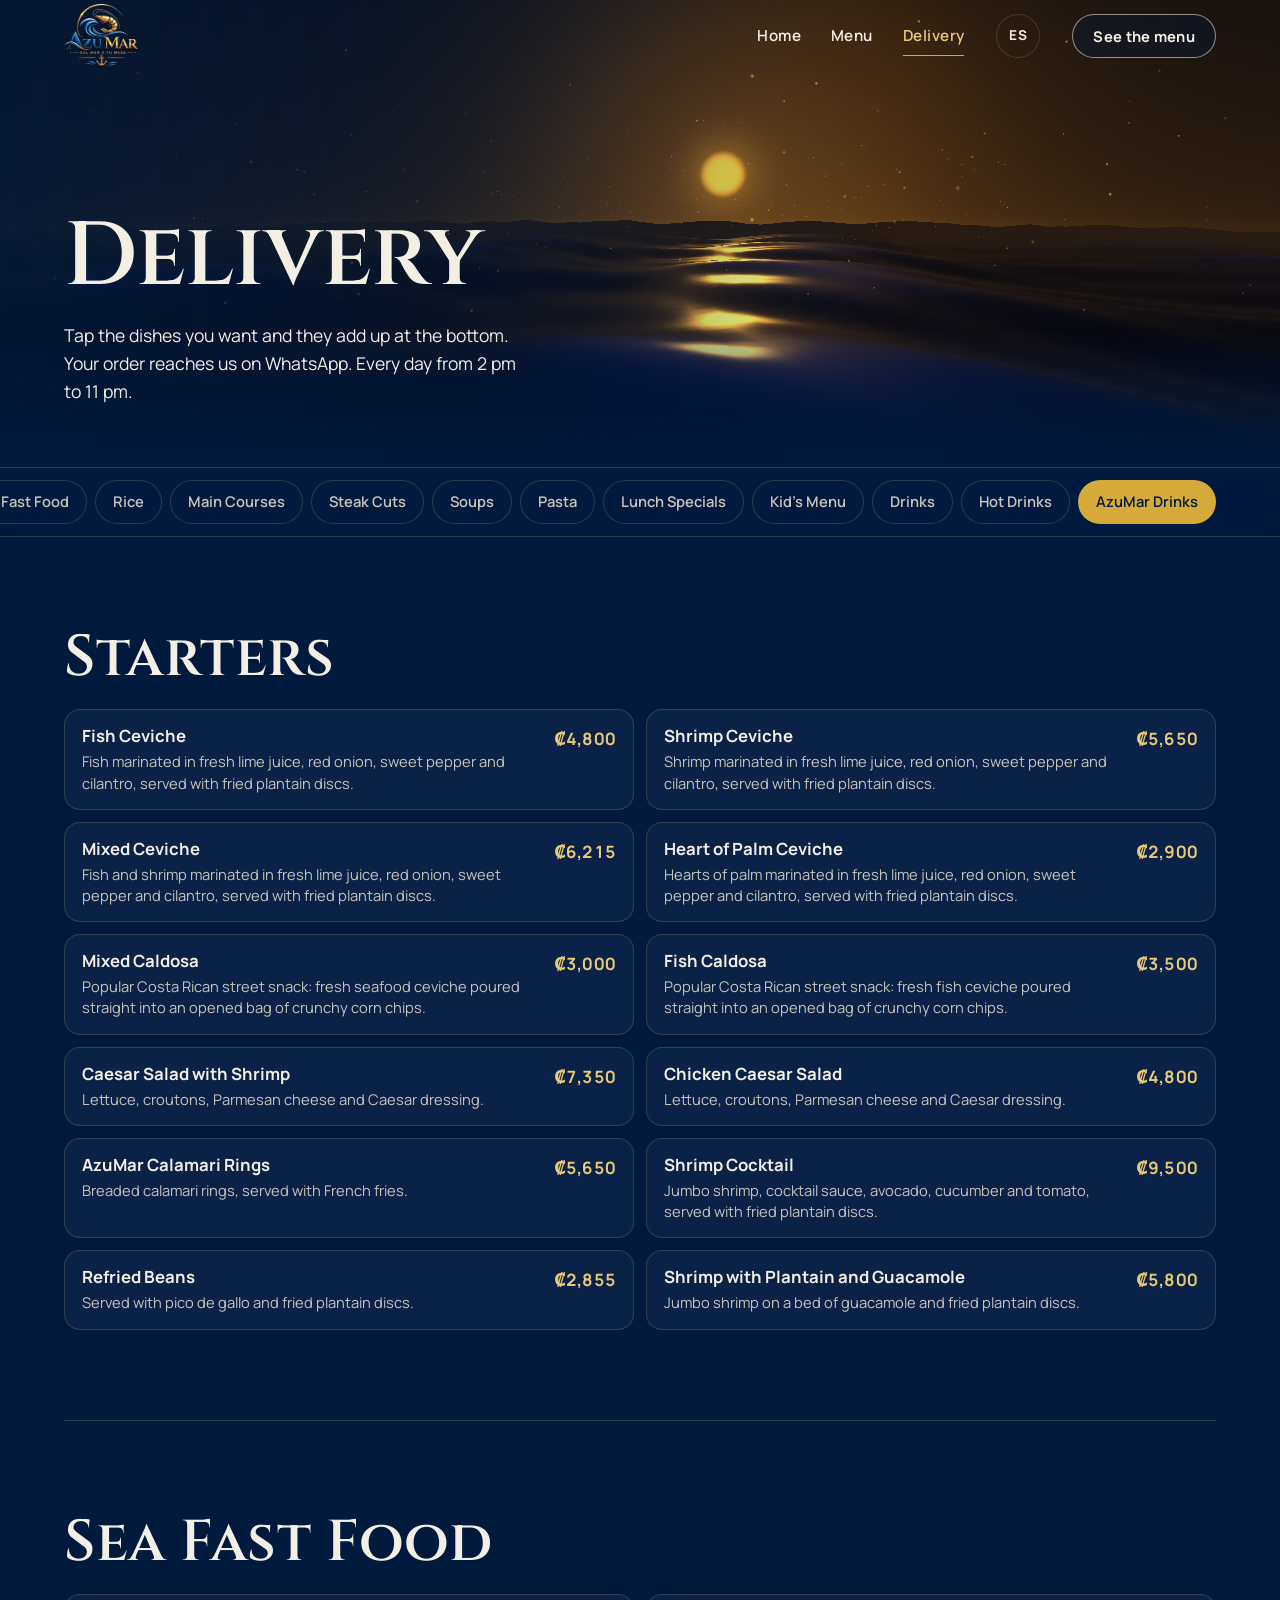
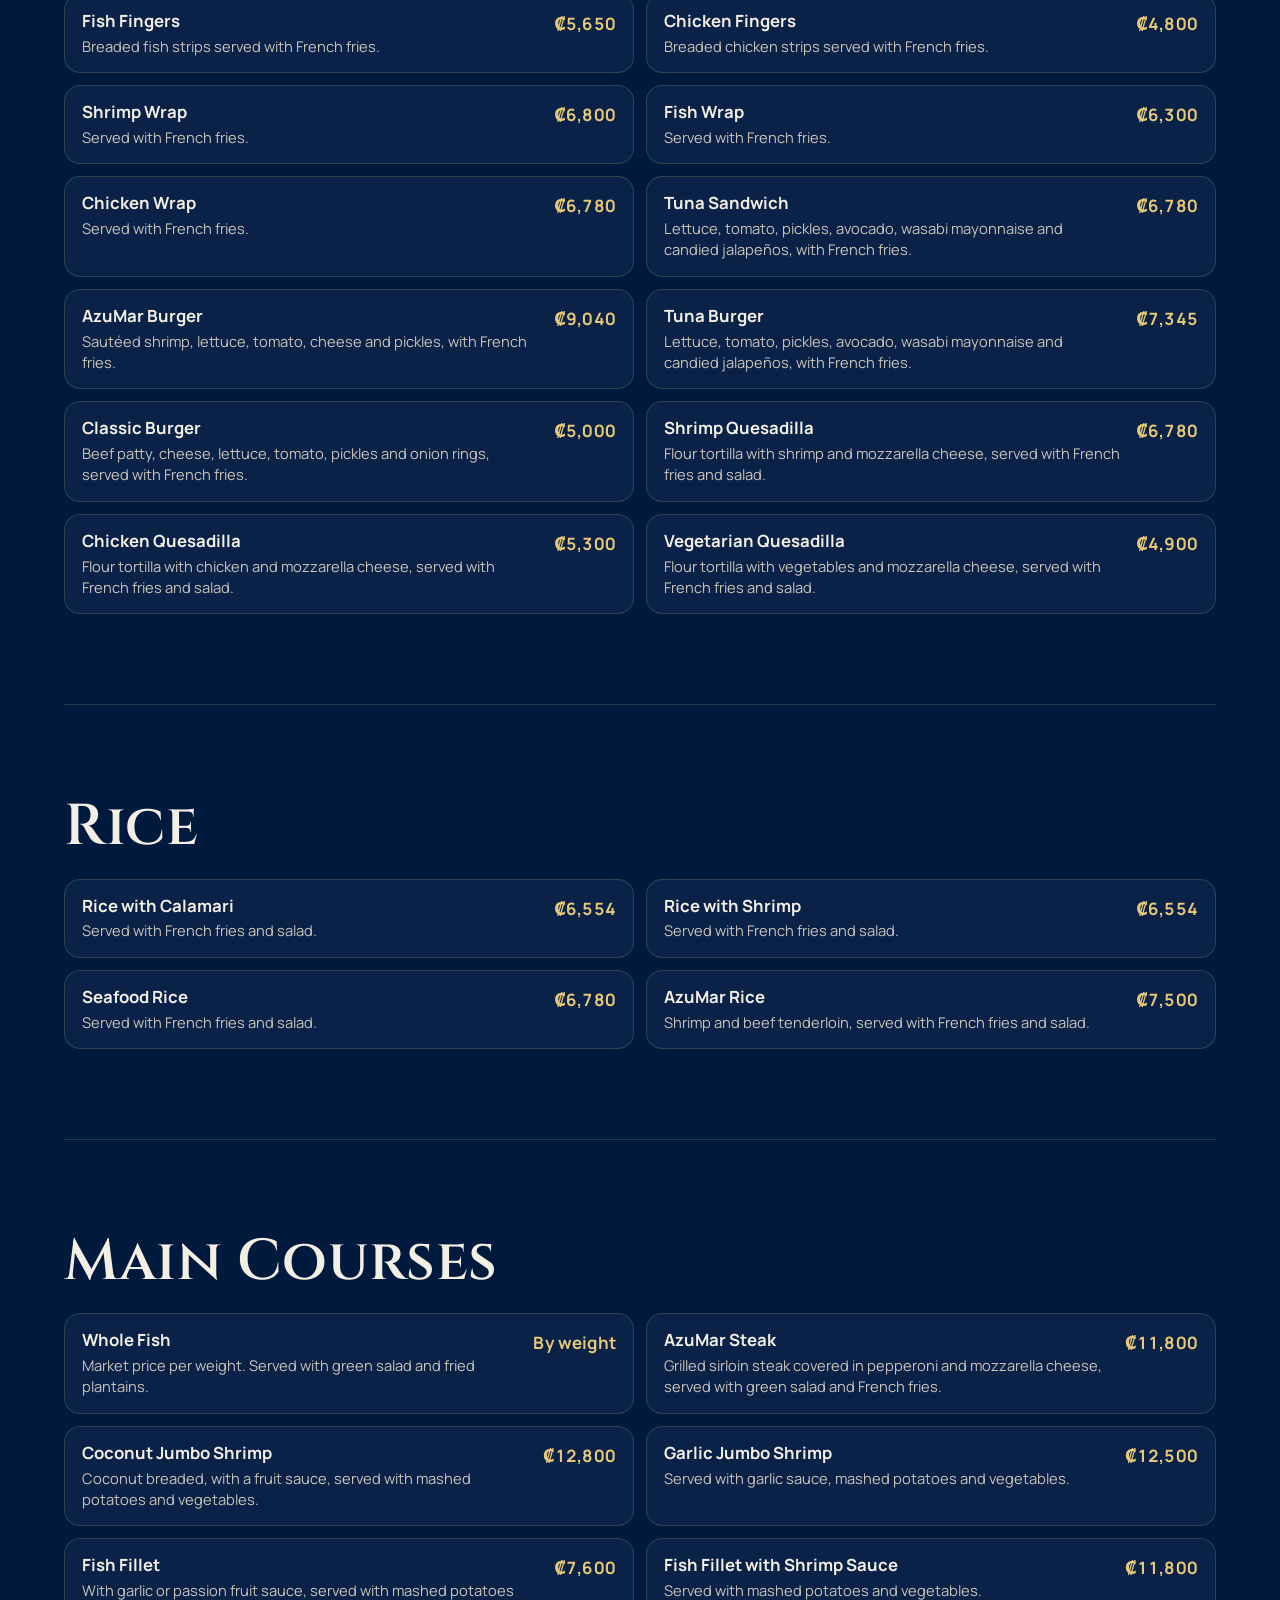
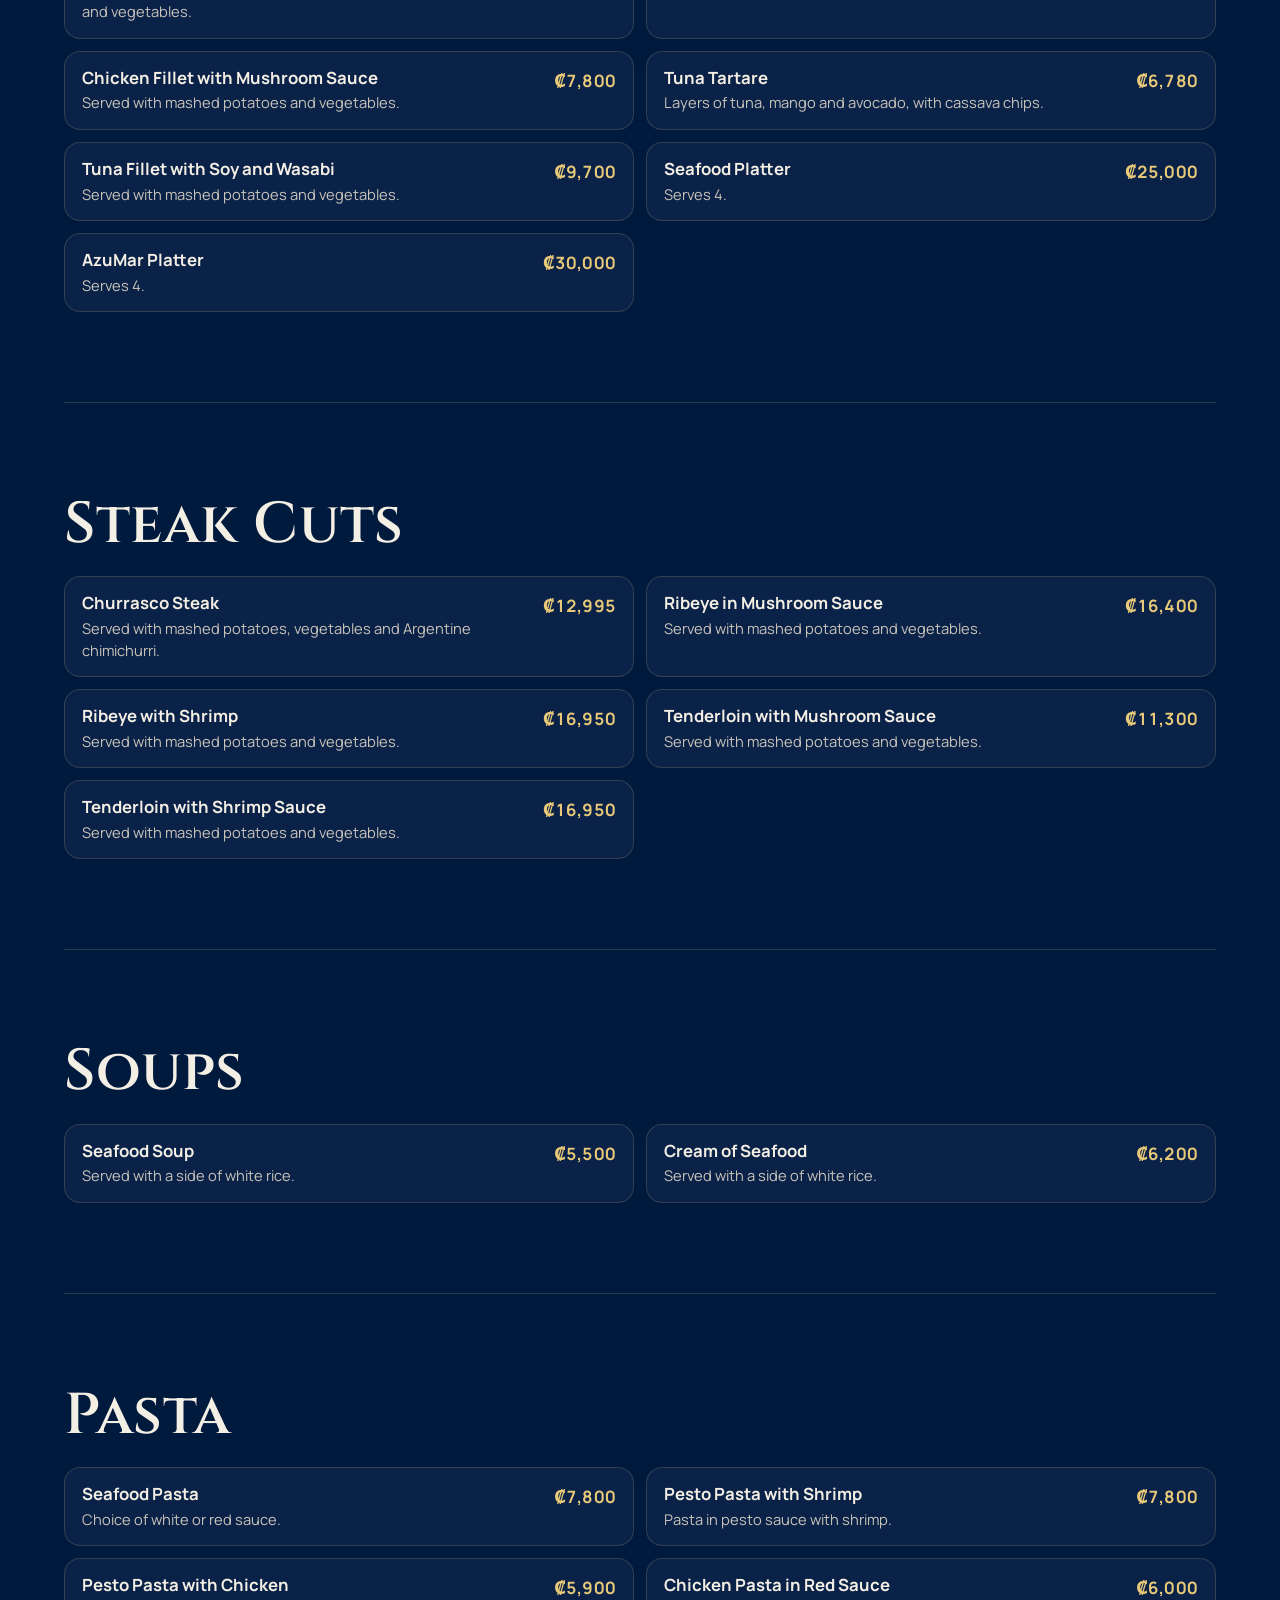
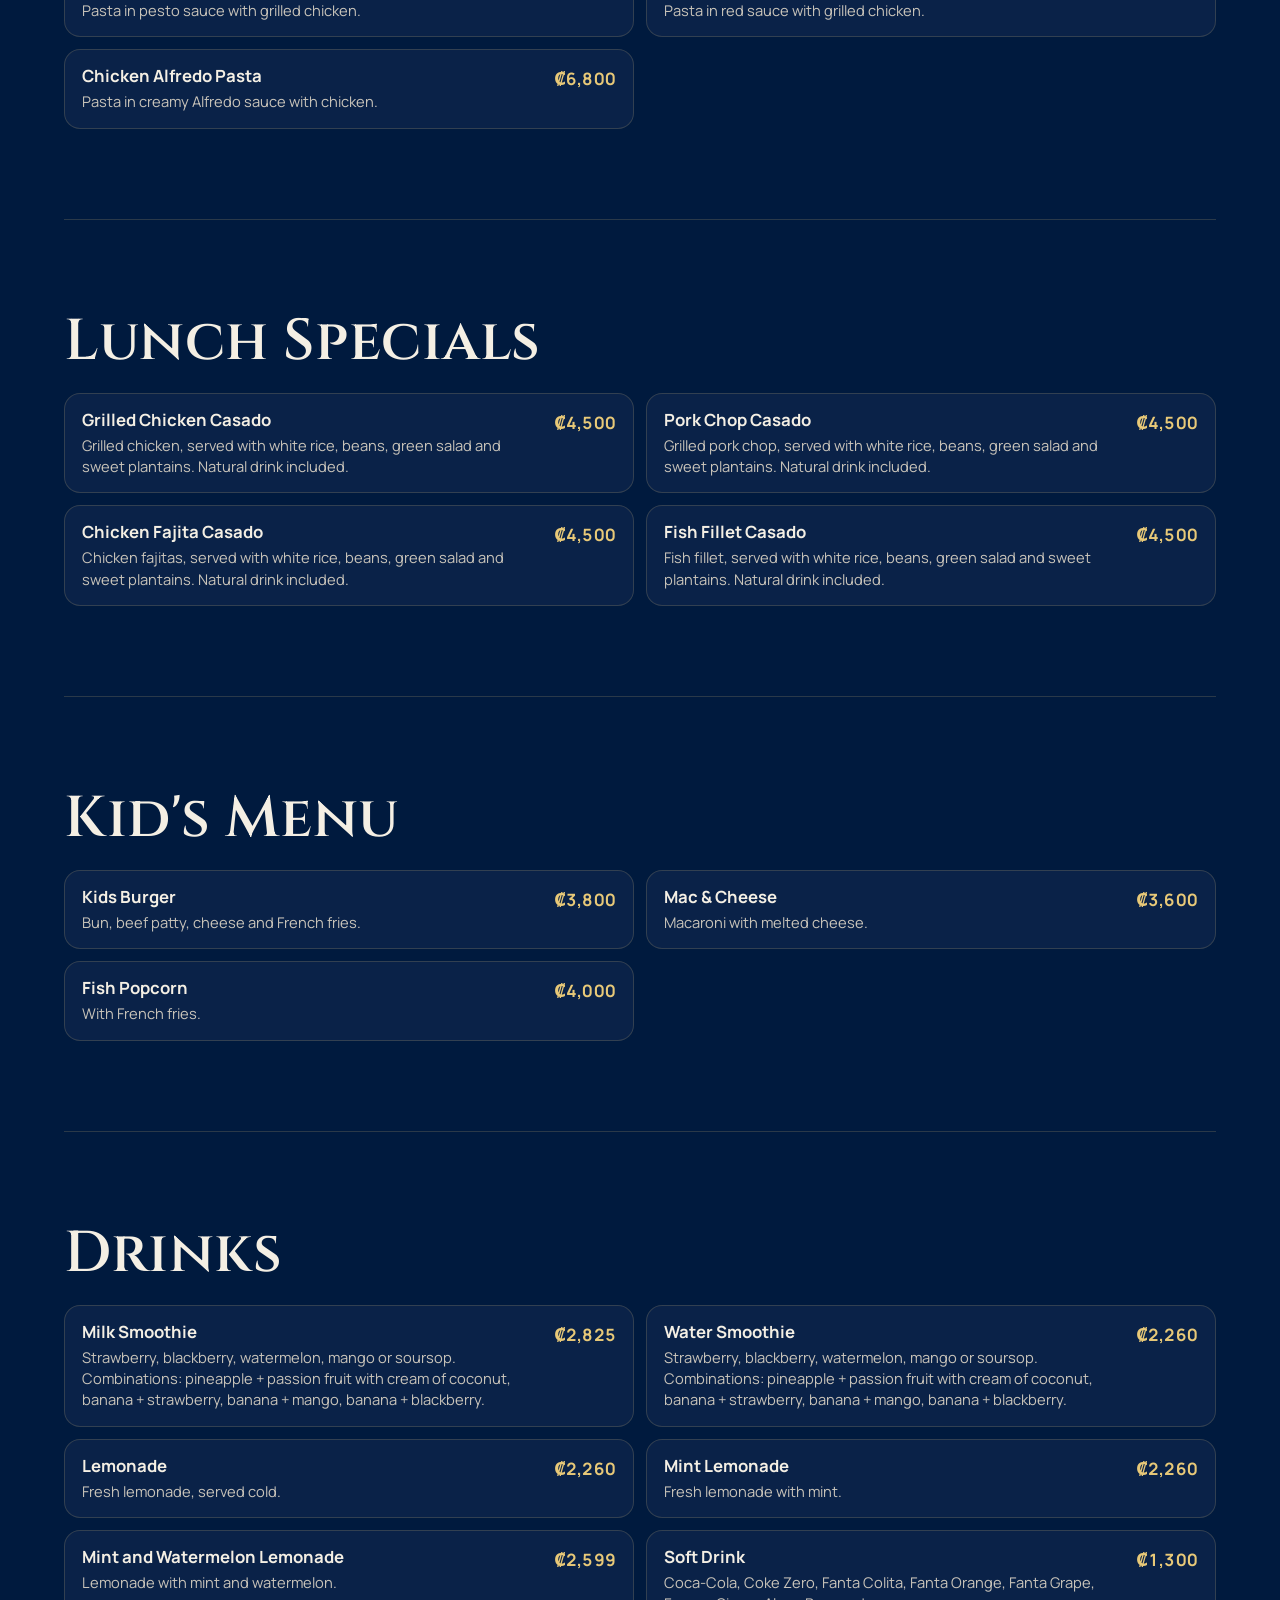
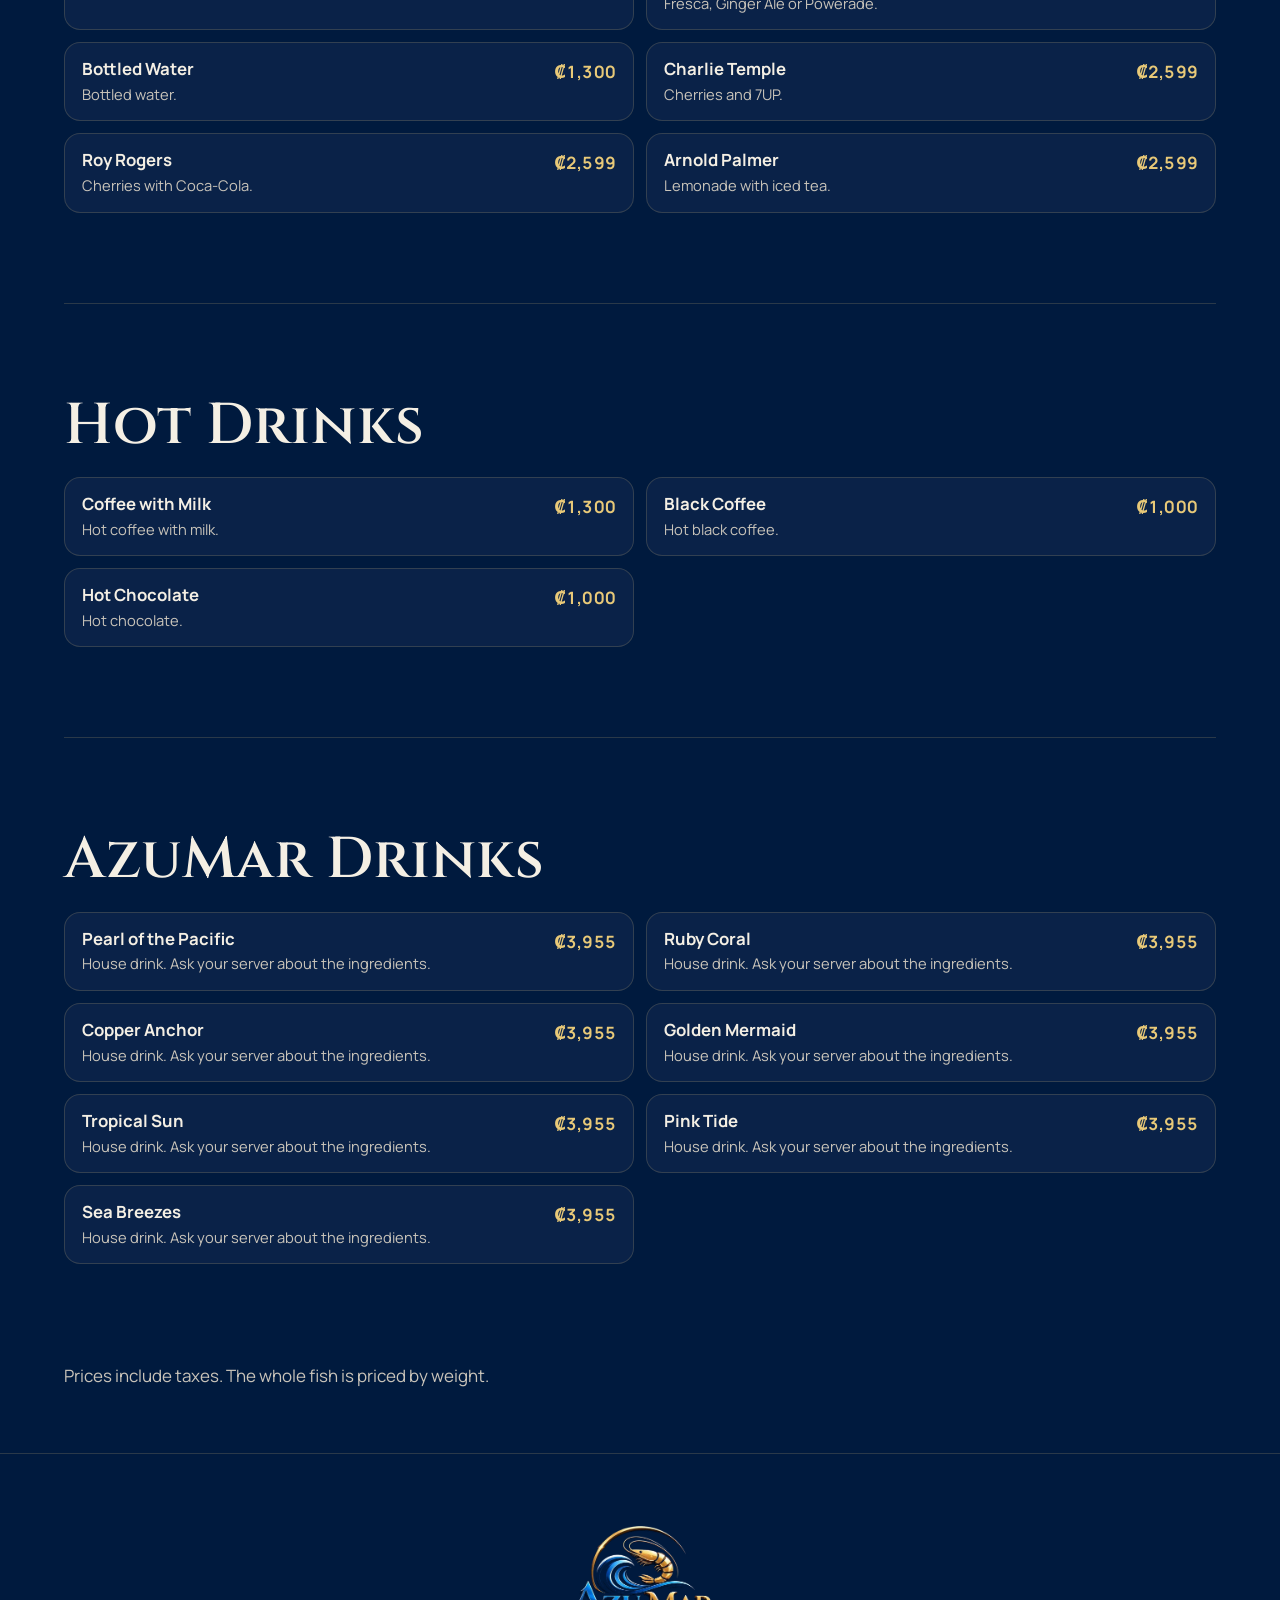
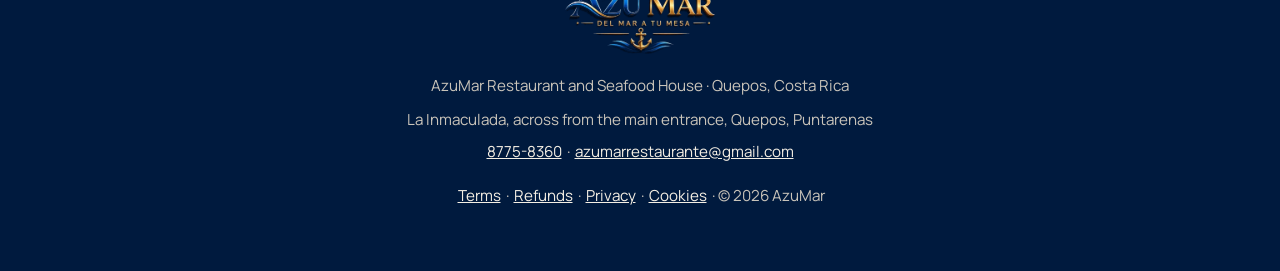
<file: pedido-en.html>
<!DOCTYPE html>
<html lang="en">
<head>
<meta charset="utf-8">
<meta name="viewport" content="width=device-width, initial-scale=1, viewport-fit=cover">
<title>Order delivery · AzuMar, Quepos</title>
<meta name="description" content="Order delivery from AzuMar in Quepos: pick your dishes and send the order on WhatsApp. Every day from 2 pm to 11 pm.">
<meta name="theme-color" content="#001A3E">
<meta name="color-scheme" content="dark">
<link rel="canonical" href="https://restazumar.com/pedido-en">
<meta property="og:type" content="website">
<meta property="og:title" content="Order delivery · AzuMar">
<meta property="og:description" content="Pick your dishes and send the order on WhatsApp.">
<meta property="og:url" content="https://restazumar.com/pedido-en">
<meta property="og:image" content="https://restazumar.com/plato-arroz-azumar.webp">

<link rel="alternate" hreflang="es" href="https://restazumar.com/pedido">
<link rel="alternate" hreflang="en" href="https://restazumar.com/pedido-en">
<link rel="icon" href="icono.png">
<link rel="apple-touch-icon" href="icono.png">
<link rel="preload" href="fuente-cinzel.woff2" as="font" type="font/woff2" crossorigin>
<link rel="preload" href="fuente-manrope.woff2" as="font" type="font/woff2" crossorigin>
<link rel="modulepreload" href="three.module.min.js">
<script>
  // Chrome en Android con "Sitio de escritorio" dibuja la página a 980 px y la
  // achica: todo se ve diminuto. Aquí se detecta y se amplía la página al ancho
  // real del teléfono, con su diseño de celular (ver generar-modo-escritorio.py).
  (function () {
    var d = document.documentElement;
    function ajustar() {
      var w = screen.width, z = innerWidth / w;
      var activo = navigator.maxTouchPoints > 0 && w < 700 && z > 1.25;
      d.classList.toggle('modo-escritorio', activo);
      [899, 767, 599, 480, 380].forEach(function (n) { d.classList.toggle('mx-' + n, activo && w <= n); });
      d.style.zoom = activo ? z : '';
      if (activo) {
        var h = innerHeight / z / 100 + 'px';
        d.style.setProperty('--vw', w / 100 + 'px');
        ['--vh', '--dvh', '--svh'].forEach(function (p) { d.style.setProperty(p, h); });
      } else {
        ['--vw', '--vh', '--dvh', '--svh'].forEach(function (p) { d.style.removeProperty(p); });
      }
    }
    ajustar();
    addEventListener('resize', ajustar);
  })();
</script>
<link rel="stylesheet" href="estilos.css">
<link rel="stylesheet" href="modo-escritorio.css">
  <!-- Google Analytics (medición de visitas). Ver la página de Privacidad y Cookies. -->
  <script async src="https://www.googletagmanager.com/gtag/js?id=G-ZLZR0Q7YXE"></script>
  <script>
    window.dataLayer = window.dataLayer || [];
    function gtag(){dataLayer.push(arguments);}
    gtag('js', new Date());
    gtag('config', 'G-ZLZR0Q7YXE');
  </script>
</head>
<body class="pagina-carta pagina-pedido">

<a class="saltar" href="#carta">Skip to the dishes</a>

<header class="nav" id="nav">
  <a class="nav-marca" href="en.html" aria-label="AzuMar, go to home page">
    <img src="logo-azumar-360.webp" alt="" width="360" height="307">
  </a>
  <button class="nav-menu" type="button" aria-expanded="false" aria-controls="nav-enlaces" aria-label="Open navigation"><svg class="icono" viewBox="0 0 256 256" aria-hidden="true"><path d="M224,128a8,8,0,0,1-8,8H40a8,8,0,0,1,0-16H216A8,8,0,0,1,224,128ZM40,72H216a8,8,0,0,0,0-16H40a8,8,0,0,0,0,16ZM216,184H40a8,8,0,0,0,0,16H216a8,8,0,0,0,0-16Z"/></svg></button>
  <nav aria-label="Main">
    <ul class="nav-enlaces" id="nav-enlaces">
      <li><a href="en.html">Home</a></li>
      <li><a href="carta-en.html">Menu</a></li>
      <li><a href="pedido-en.html" aria-current="page">Delivery</a></li>
    </ul>
  </nav>
  <a class="nav-idioma" href="pedido.html" hreflang="es" lang="es" aria-label="Pedir en español">ES</a>
  <a class="boton boton-linea boton-chico" href="carta-en.html">See the menu</a>
</header>

<main>
  <section class="carta-cabeza" aria-labelledby="titulo-pedido">
    <div class="portada-fondo" aria-hidden="true">
      <canvas id="mar"></canvas>
      <div class="portada-velo"></div>
    </div>
    <div class="carta-cabeza-texto">
      <h1 id="titulo-pedido">Delivery</h1>
      <p>Tap the dishes you want and they add up at the bottom. Your order reaches us on WhatsApp. Every day from 2 pm to 11 pm.</p>
    </div>
  </section>

  <nav class="secciones" id="secciones" aria-label="Menu sections">
    <ul role="list" id="lista-secciones"></ul>
  </nav>

  <div class="carta" id="carta" tabindex="-1" aria-busy="true">
    <div class="carta-cargando" aria-hidden="true">
      <div class="esqueleto esqueleto-titulo"></div>
      <div class="esqueleto"></div><div class="esqueleto"></div><div class="esqueleto"></div>
      <div class="esqueleto"></div><div class="esqueleto"></div>
    </div>
    <noscript>
      <p class="carta-aviso">JavaScript is needed to order from here. You can also message us directly on <a href="https://wa.me/50687758360">WhatsApp at +506 8775-8360</a>.</p>
    </noscript>
  </div>

  <p class="pedido-nota">Prices include taxes. The whole fish is priced by weight.</p>
</main>

<footer class="pie">
  <img src="logo-azumar-360.webp" alt="AzuMar, from the sea to your table" width="360" height="307" loading="lazy">
  <p>AzuMar Restaurant and Seafood House · Quepos, Costa Rica</p>
  <p class="pie-datos">La Inmaculada, across from the main entrance, Quepos, Puntarenas<br><a href="tel:+50687758360">8775-8360</a> <span aria-hidden="true">·</span> <a href="mailto:azumarrestaurante@gmail.com">azumarrestaurante@gmail.com</a></p>
  <p class="pie-legal"><a href="legal-en.html#terms">Terms</a> <span aria-hidden="true">·</span> <a href="legal-en.html#refunds">Refunds</a> <span aria-hidden="true">·</span> <a href="legal-en.html#privacy">Privacy</a> <span aria-hidden="true">·</span> <a href="legal-en.html#cookies">Cookies</a> <span aria-hidden="true">·</span> © 2026 AzuMar</p>
</footer>

<!-- Barra del pedido: aparece sola en cuanto hay algo elegido. -->
<div class="carrito" id="carrito" hidden>
  <span class="carrito-resumen" id="resumen"></span>
  <button class="boton boton-oro" id="ver-pedido" type="button">View order</button>
</div>

<dialog class="ventana" id="modal" aria-labelledby="titulo-modal">
  <div class="ventana-cabeza">
    <h2 id="titulo-modal">Confirm your order</h2>
    <button class="ventana-cerrar" id="cerrar" type="button" aria-label="Close">
      <svg class="icono" viewBox="0 0 256 256" aria-hidden="true"><path d="M205.66,194.34a8,8,0,0,1-11.32,11.32L128,139.31,61.66,205.66a8,8,0,0,1-11.32-11.32L116.69,128,50.34,61.66A8,8,0,0,1,61.66,50.34L128,116.69l66.34-66.35a8,8,0,0,1,11.32,11.32L139.31,128Z"/></svg>
    </button>
  </div>
  <div class="detalle" id="detalle"></div>
  <p class="total-fila"><span>Total</span> <strong class="precio" id="total-modal"></strong></p>

  <form id="formulario" novalidate>
    <div class="campo">
      <label for="f-nombre">Name</label>
      <input id="f-nombre" name="nombre" type="text" autocomplete="name" required>
    </div>
    <div class="campo">
      <label for="f-telefono">Phone</label>
      <input id="f-telefono" name="telefono" type="tel" inputmode="tel" autocomplete="tel" required aria-describedby="a-telefono">
      <p class="ayuda" id="a-telefono">So we can reach you if something is missing. Example: 8888-8888</p>
    </div>
    <div class="campo">
      <label for="f-direccion">Delivery address</label>
      <input id="f-direccion" name="direccion" type="text" autocomplete="street-address" required aria-describedby="a-direccion">
      <p class="ayuda" id="a-direccion">With a landmark: hotel name, or 200 m south of the church, blue house</p>
    </div>
    <div class="campo">
      <label for="f-observaciones">Notes <span class="opcional">(optional)</span></label>
      <textarea id="f-observaciones" name="observaciones" rows="2"></textarea>
    </div>
    <div class="casilla">
      <input id="f-acepto" name="acepto" type="checkbox" required>
      <label for="f-acepto">I agree that AzuMar may use these details only to prepare and deliver this order, as set out in its <a href="legal-en.html#privacy" target="_blank" rel="noopener">privacy policy<span class="solo-lector"> (opens in a new tab)</span></a>.</label>
    </div>
    <p class="aviso" id="aviso" role="alert"></p>
    <button class="boton boton-oro boton-ancho" type="submit">Send on WhatsApp</button>
    <p class="letra-chica">Your WhatsApp opens with the order already written. You send it, and AzuMar replies there to confirm it.</p>
    <button class="vaciar" id="vaciar" type="button">Clear order</button>
  </form>
</dialog>

<script src="platos.js" defer></script>
<script src="nav.js" defer></script>
<script type="module" src="pedido.js"></script>
</body>
</html>
</file>
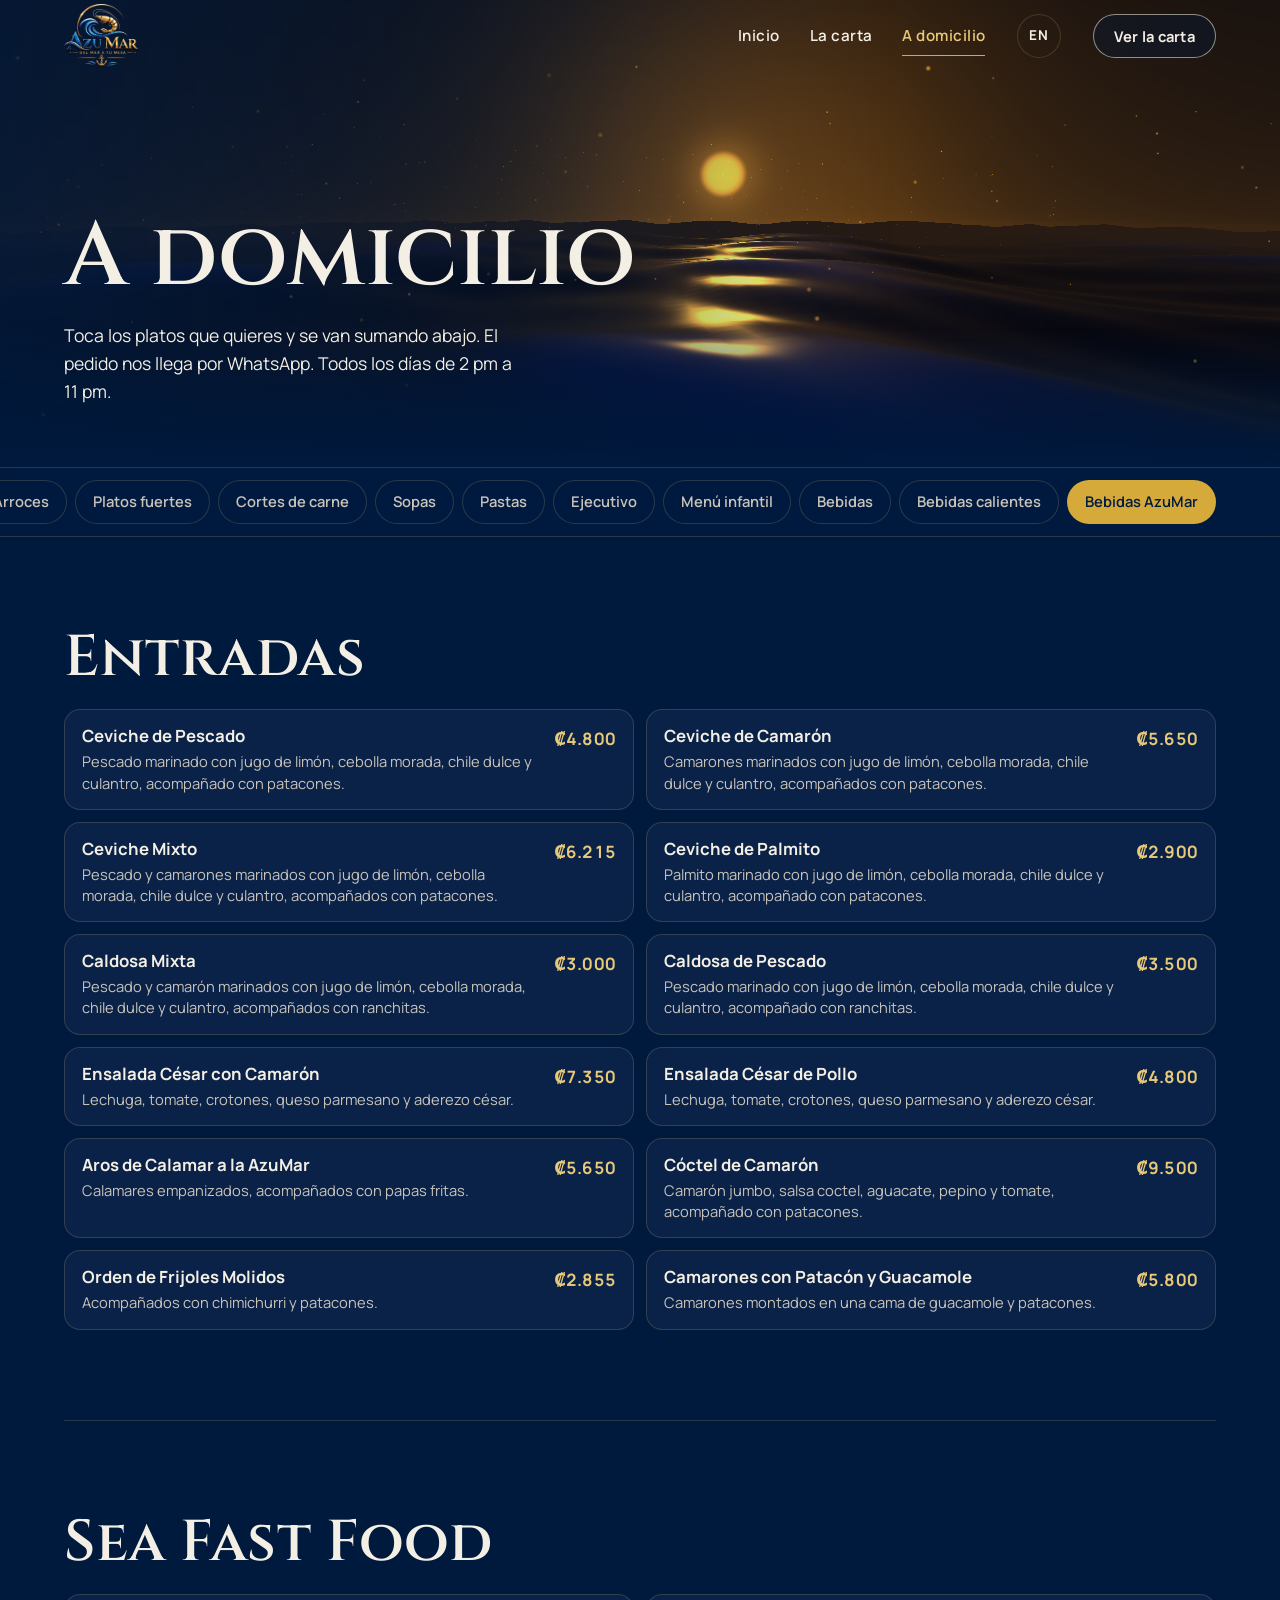
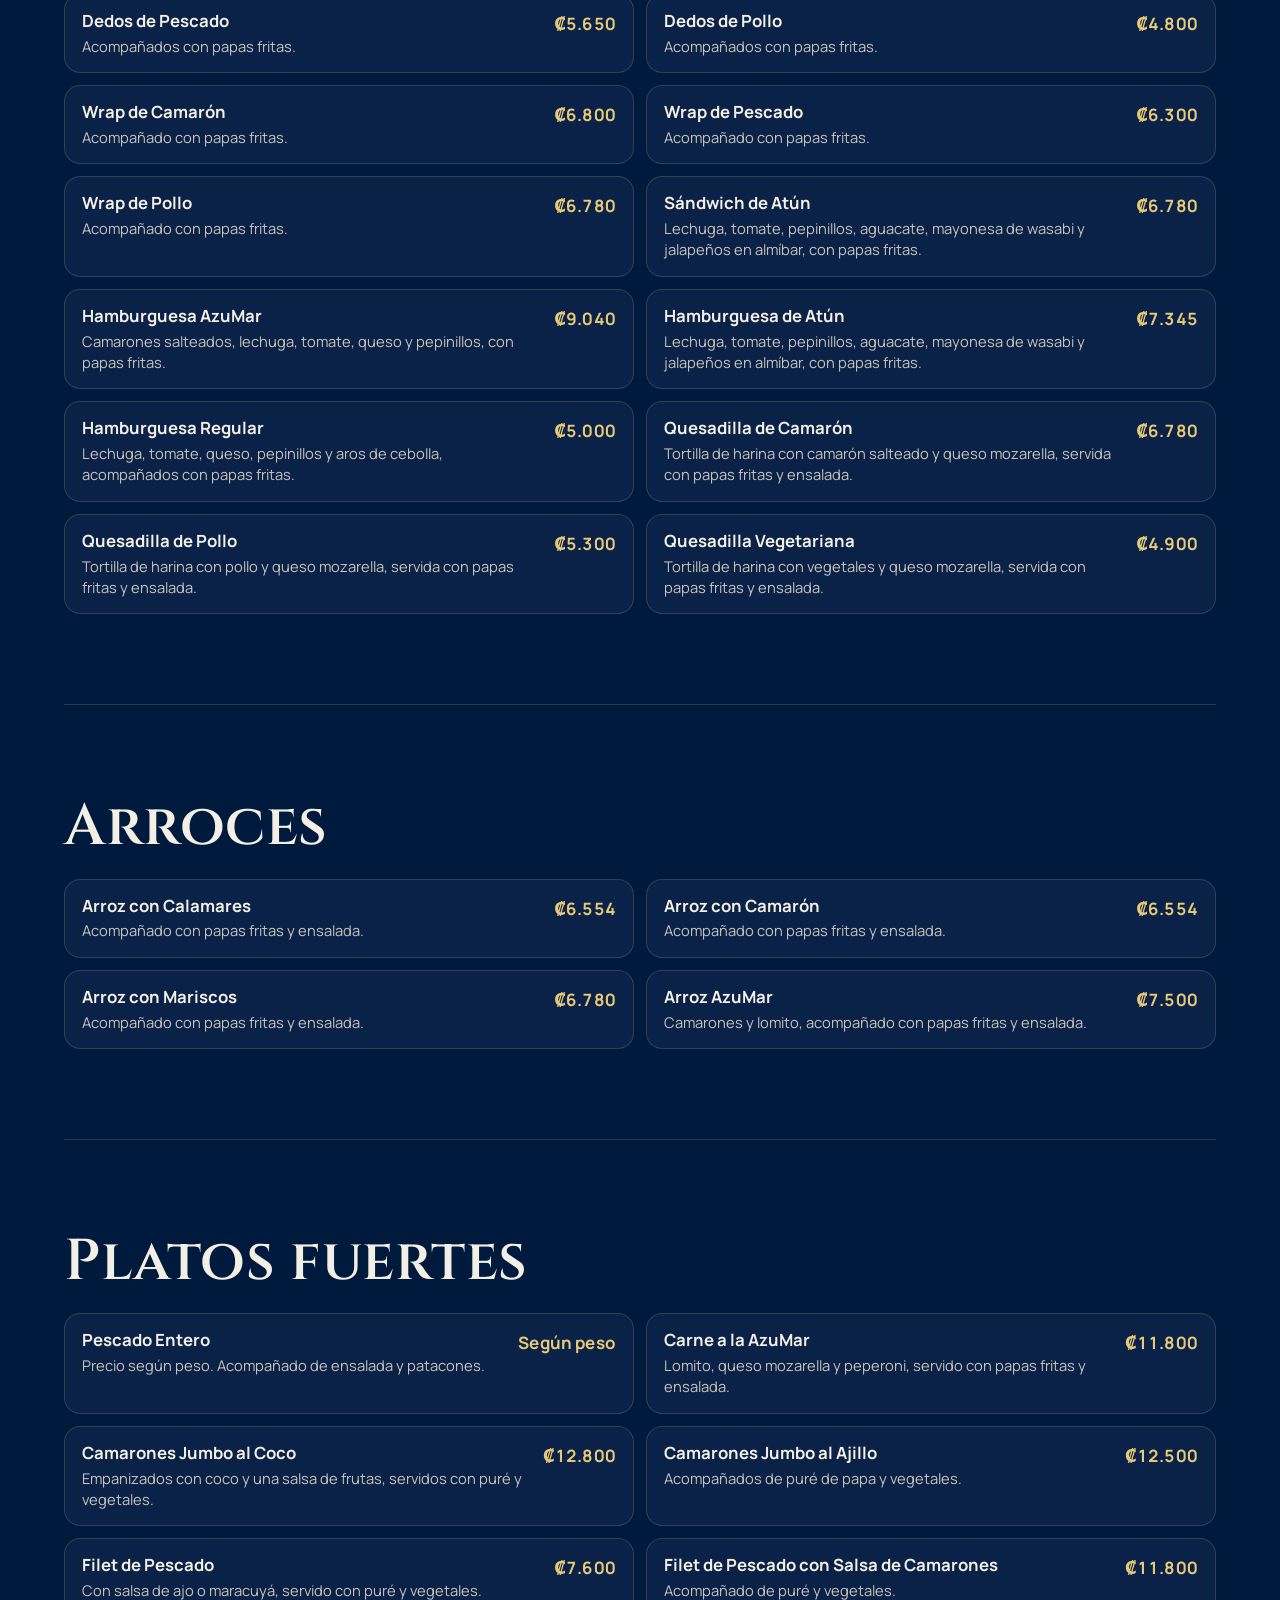
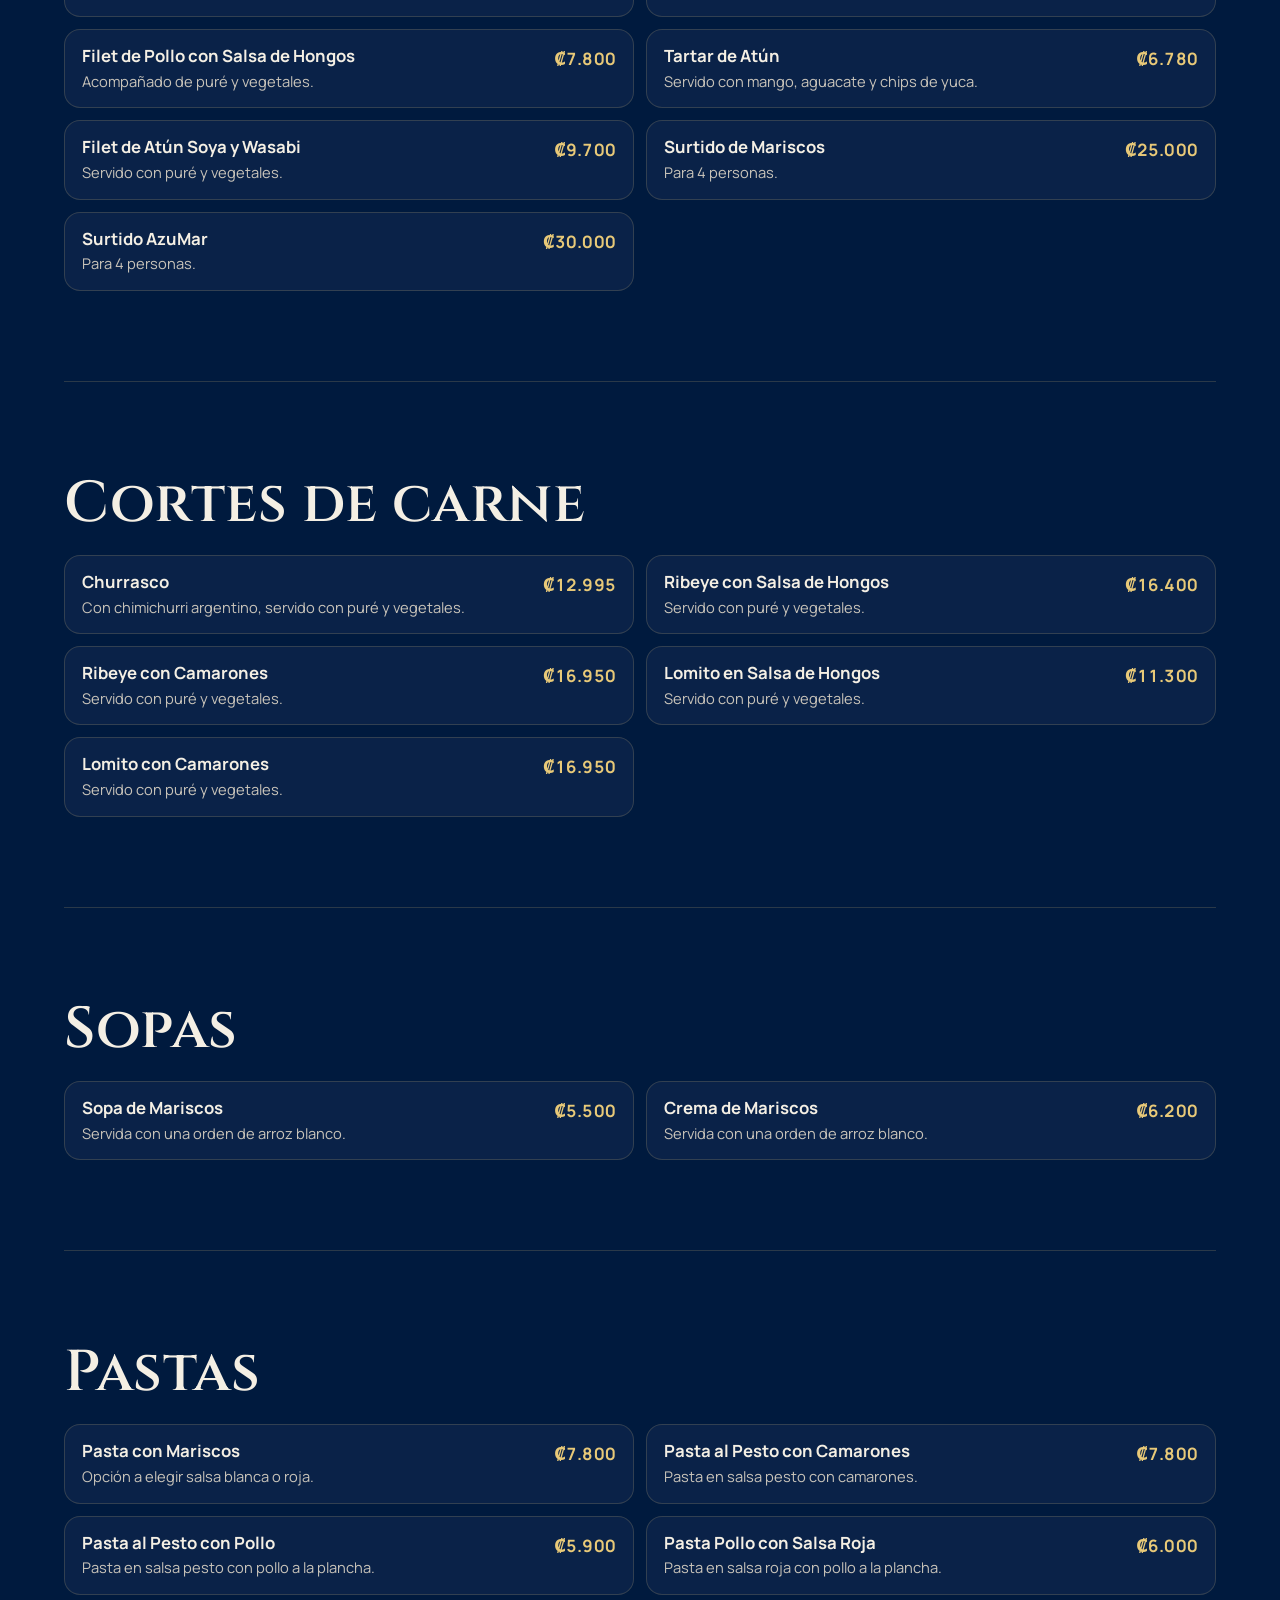
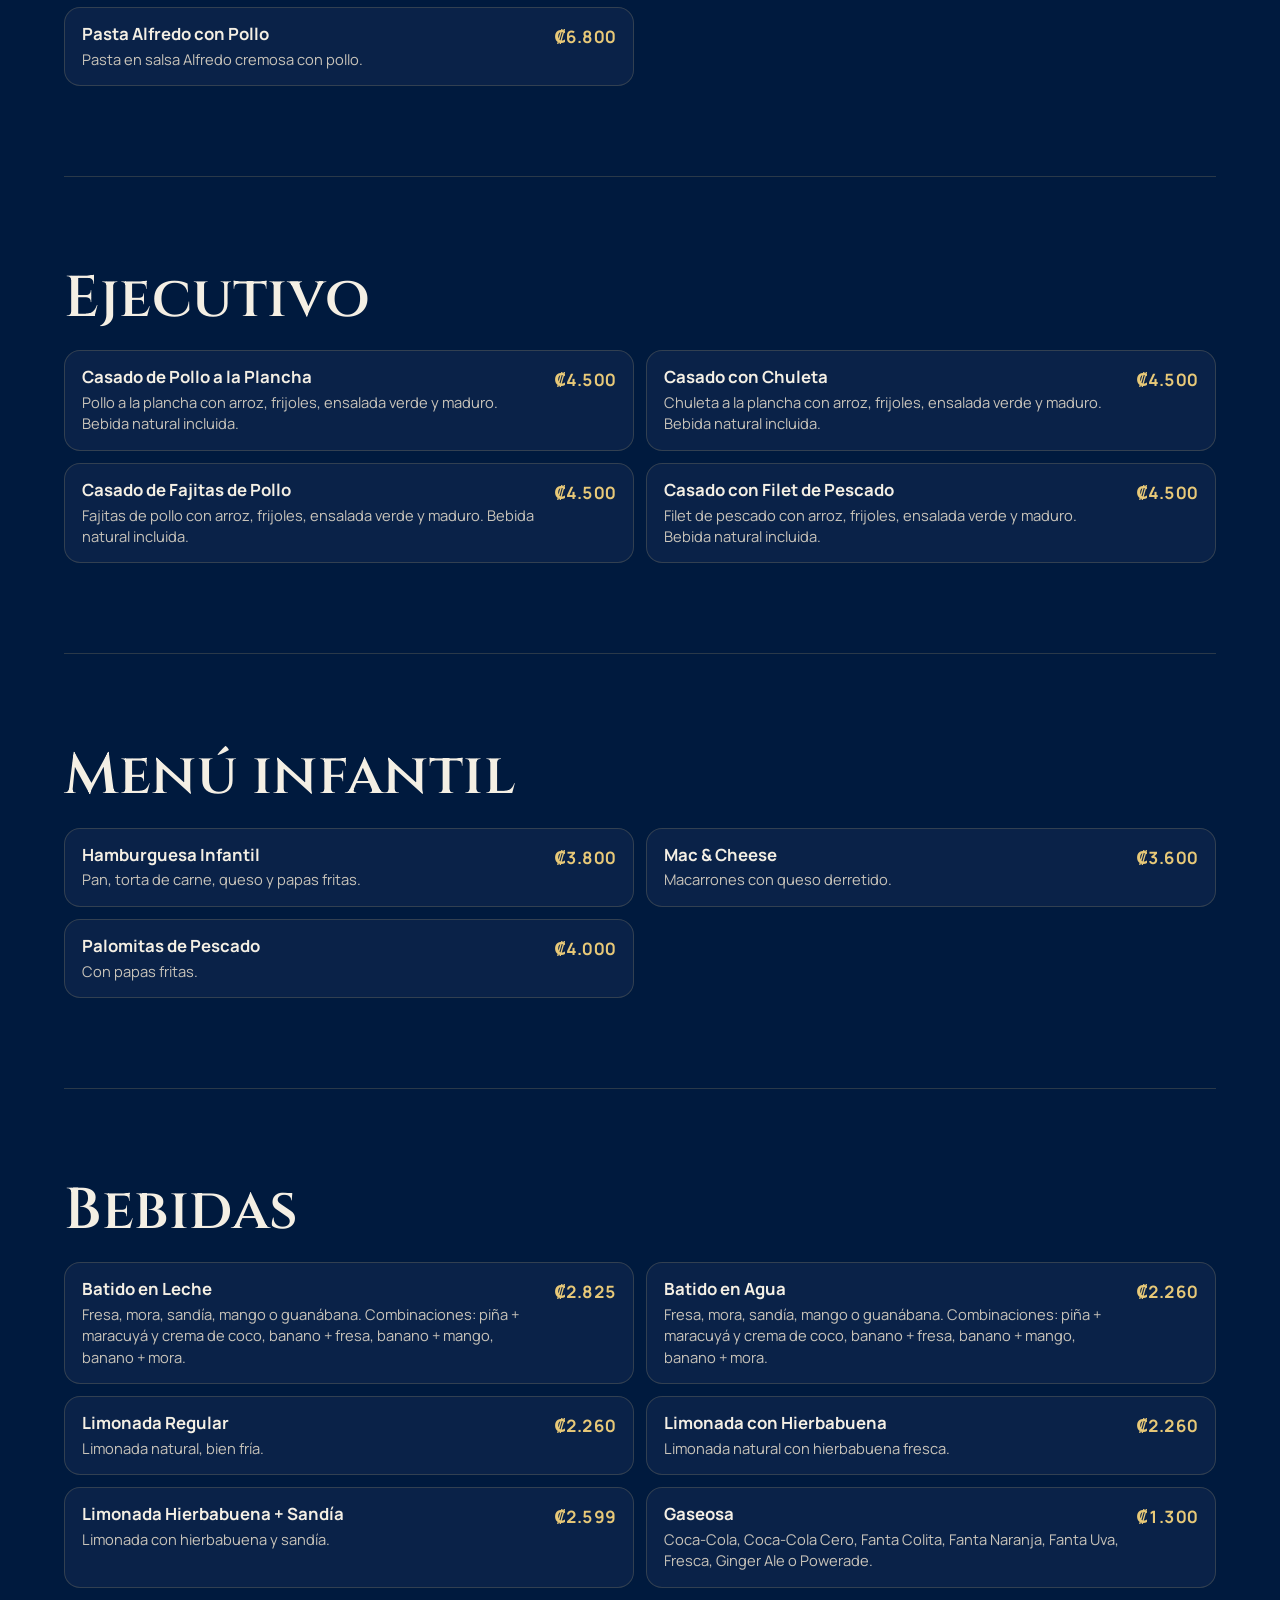
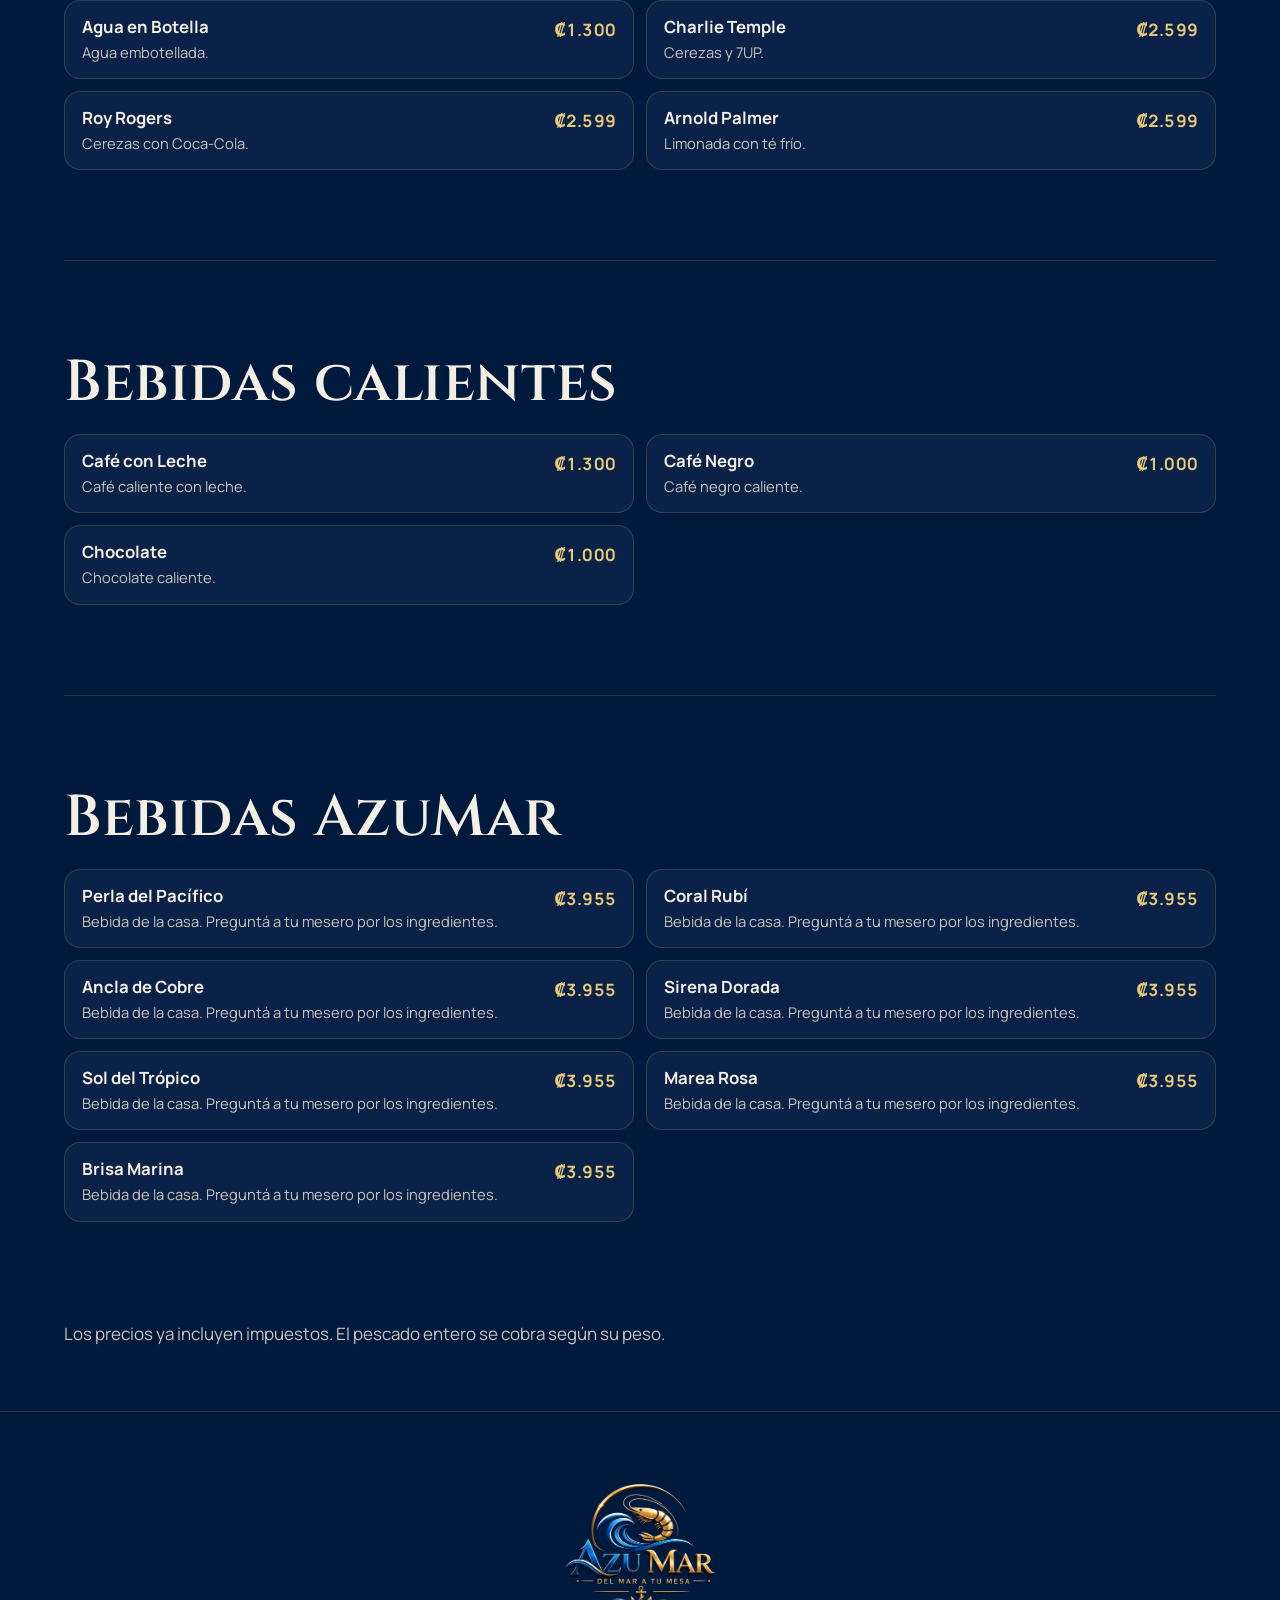
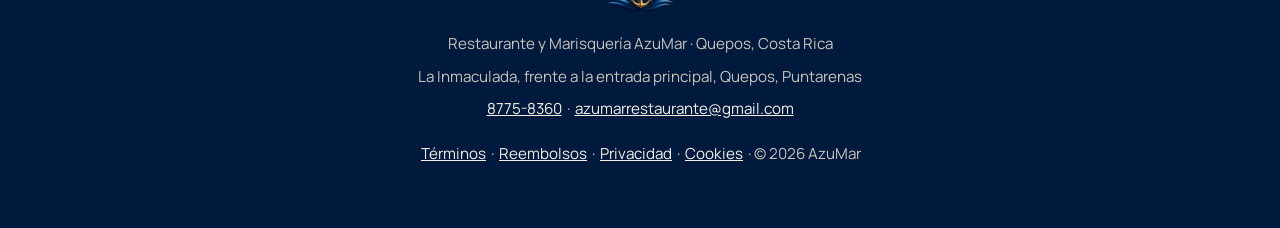
<file: pedido.html>
<!DOCTYPE html>
<html lang="es-CR">
<head>
<meta charset="utf-8">
<meta name="viewport" content="width=device-width, initial-scale=1, viewport-fit=cover">
<title>Pedido a domicilio · AzuMar, Quepos</title>
<meta name="description" content="Pide a domicilio en AzuMar, Quepos: elige tus platos y envía el pedido por WhatsApp. Todos los días de 2 pm a 11 pm.">
<meta name="theme-color" content="#001A3E">
<meta name="color-scheme" content="dark">
<link rel="canonical" href="https://restazumar.com/pedido">
<meta property="og:type" content="website">
<meta property="og:title" content="Pedido a domicilio · AzuMar">
<meta property="og:description" content="Elige tus platos y envía el pedido por WhatsApp.">
<meta property="og:url" content="https://restazumar.com/pedido">
<meta property="og:image" content="https://restazumar.com/plato-arroz-azumar.webp">

<link rel="alternate" hreflang="es" href="https://restazumar.com/pedido">
<link rel="alternate" hreflang="en" href="https://restazumar.com/pedido-en">
<link rel="icon" href="icono.png">
<link rel="apple-touch-icon" href="icono.png">
<link rel="preload" href="fuente-cinzel.woff2" as="font" type="font/woff2" crossorigin>
<link rel="preload" href="fuente-manrope.woff2" as="font" type="font/woff2" crossorigin>
<link rel="modulepreload" href="three.module.min.js">
<script>
  // Chrome en Android con "Sitio de escritorio" dibuja la página a 980 px y la
  // achica: todo se ve diminuto. Aquí se detecta y se amplía la página al ancho
  // real del teléfono, con su diseño de celular (ver generar-modo-escritorio.py).
  (function () {
    var d = document.documentElement;
    function ajustar() {
      var w = screen.width, z = innerWidth / w;
      var activo = navigator.maxTouchPoints > 0 && w < 700 && z > 1.25;
      d.classList.toggle('modo-escritorio', activo);
      [899, 767, 599, 480, 380].forEach(function (n) { d.classList.toggle('mx-' + n, activo && w <= n); });
      d.style.zoom = activo ? z : '';
      if (activo) {
        var h = innerHeight / z / 100 + 'px';
        d.style.setProperty('--vw', w / 100 + 'px');
        ['--vh', '--dvh', '--svh'].forEach(function (p) { d.style.setProperty(p, h); });
      } else {
        ['--vw', '--vh', '--dvh', '--svh'].forEach(function (p) { d.style.removeProperty(p); });
      }
    }
    ajustar();
    addEventListener('resize', ajustar);
  })();
</script>
<link rel="stylesheet" href="estilos.css">
<link rel="stylesheet" href="modo-escritorio.css">
  <!-- Google Analytics (medición de visitas). Ver la página de Privacidad y Cookies. -->
  <script async src="https://www.googletagmanager.com/gtag/js?id=G-ZLZR0Q7YXE"></script>
  <script>
    window.dataLayer = window.dataLayer || [];
    function gtag(){dataLayer.push(arguments);}
    gtag('js', new Date());
    gtag('config', 'G-ZLZR0Q7YXE');
  </script>
</head>
<body class="pagina-carta pagina-pedido">

<a class="saltar" href="#carta">Saltar a los platos</a>

<header class="nav" id="nav">
  <a class="nav-marca" href="index.html" aria-label="AzuMar, ir al inicio">
    <img src="logo-azumar-360.webp" alt="" width="360" height="307">
  </a>
  <button class="nav-menu" type="button" aria-expanded="false" aria-controls="nav-enlaces" aria-label="Abrir la navegación"><svg class="icono" viewBox="0 0 256 256" aria-hidden="true"><path d="M224,128a8,8,0,0,1-8,8H40a8,8,0,0,1,0-16H216A8,8,0,0,1,224,128ZM40,72H216a8,8,0,0,0,0-16H40a8,8,0,0,0,0,16ZM216,184H40a8,8,0,0,0,0,16H216a8,8,0,0,0,0-16Z"/></svg></button>
  <nav aria-label="Principal">
    <ul class="nav-enlaces" id="nav-enlaces">
      <li><a href="index.html">Inicio</a></li>
      <li><a href="carta.html">La carta</a></li>
      <li><a href="pedido.html" aria-current="page">A domicilio</a></li>
    </ul>
  </nav>
  <a class="nav-idioma" href="pedido-en.html" hreflang="en" lang="en" aria-label="Order in English">EN</a>
  <a class="boton boton-linea boton-chico" href="carta.html">Ver la carta</a>
</header>

<main>
  <section class="carta-cabeza" aria-labelledby="titulo-pedido">
    <div class="portada-fondo" aria-hidden="true">
      <canvas id="mar"></canvas>
      <div class="portada-velo"></div>
    </div>
    <div class="carta-cabeza-texto">
      <h1 id="titulo-pedido">A domicilio</h1>
      <p>Toca los platos que quieres y se van sumando abajo. El pedido nos llega por WhatsApp. Todos los días de 2 pm a 11 pm.</p>
    </div>
  </section>

  <nav class="secciones" id="secciones" aria-label="Secciones de la carta">
    <ul role="list" id="lista-secciones"></ul>
  </nav>

  <div class="carta" id="carta" tabindex="-1" aria-busy="true">
    <div class="carta-cargando" aria-hidden="true">
      <div class="esqueleto esqueleto-titulo"></div>
      <div class="esqueleto"></div><div class="esqueleto"></div><div class="esqueleto"></div>
      <div class="esqueleto"></div><div class="esqueleto"></div>
    </div>
    <noscript>
      <p class="carta-aviso">Para pedir desde aquí hace falta activar JavaScript. También puedes escribirnos directo por <a href="https://wa.me/50687758360">WhatsApp al 8775-8360</a>.</p>
    </noscript>
  </div>

  <p class="pedido-nota">Los precios ya incluyen impuestos. El pescado entero se cobra según su peso.</p>
</main>

<footer class="pie">
  <img src="logo-azumar-360.webp" alt="AzuMar, del mar a tu mesa" width="360" height="307" loading="lazy">
  <p>Restaurante y Marisquería AzuMar · Quepos, Costa Rica</p>
  <p class="pie-datos">La Inmaculada, frente a la entrada principal, Quepos, Puntarenas<br><a href="tel:+50687758360">8775-8360</a> <span aria-hidden="true">·</span> <a href="mailto:azumarrestaurante@gmail.com">azumarrestaurante@gmail.com</a></p>
  <p class="pie-legal"><a href="legal.html#terminos">Términos</a> <span aria-hidden="true">·</span> <a href="legal.html#reembolsos">Reembolsos</a> <span aria-hidden="true">·</span> <a href="legal.html#privacidad">Privacidad</a> <span aria-hidden="true">·</span> <a href="legal.html#cookies">Cookies</a> <span aria-hidden="true">·</span> © 2026 AzuMar</p>
</footer>

<!-- Barra del pedido: aparece sola en cuanto hay algo elegido. -->
<div class="carrito" id="carrito" hidden>
  <span class="carrito-resumen" id="resumen"></span>
  <button class="boton boton-oro" id="ver-pedido" type="button">Ver pedido</button>
</div>

<dialog class="ventana" id="modal" aria-labelledby="titulo-modal">
  <div class="ventana-cabeza">
    <h2 id="titulo-modal">Confirma tu pedido</h2>
    <button class="ventana-cerrar" id="cerrar" type="button" aria-label="Cerrar">
      <svg class="icono" viewBox="0 0 256 256" aria-hidden="true"><path d="M205.66,194.34a8,8,0,0,1-11.32,11.32L128,139.31,61.66,205.66a8,8,0,0,1-11.32-11.32L116.69,128,50.34,61.66A8,8,0,0,1,61.66,50.34L128,116.69l66.34-66.35a8,8,0,0,1,11.32,11.32L139.31,128Z"/></svg>
    </button>
  </div>
  <div class="detalle" id="detalle"></div>
  <p class="total-fila"><span>Total</span> <strong class="precio" id="total-modal"></strong></p>

  <form id="formulario" novalidate>
    <div class="campo">
      <label for="f-nombre">Nombre</label>
      <input id="f-nombre" name="nombre" type="text" autocomplete="name" required>
    </div>
    <div class="campo">
      <label for="f-telefono">Teléfono</label>
      <input id="f-telefono" name="telefono" type="tel" inputmode="tel" autocomplete="tel" required aria-describedby="a-telefono">
      <p class="ayuda" id="a-telefono">Para avisarte si falta algo. Ejemplo: 8888-8888</p>
    </div>
    <div class="campo">
      <label for="f-direccion">Dirección de entrega</label>
      <input id="f-direccion" name="direccion" type="text" autocomplete="street-address" required aria-describedby="a-direccion">
      <p class="ayuda" id="a-direccion">Con una seña: 200 m sur de la iglesia, casa azul</p>
    </div>
    <div class="campo">
      <label for="f-observaciones">Observaciones <span class="opcional">(opcional)</span></label>
      <textarea id="f-observaciones" name="observaciones" rows="2"></textarea>
    </div>
    <div class="casilla">
      <input id="f-acepto" name="acepto" type="checkbox" required>
      <label for="f-acepto">Acepto que AzuMar use estos datos solo para preparar y entregar este pedido, según su <a href="legal.html#privacidad" target="_blank" rel="noopener">política de privacidad<span class="solo-lector"> (abre en otra pestaña)</span></a>.</label>
    </div>
    <p class="aviso" id="aviso" role="alert"></p>
    <button class="boton boton-oro boton-ancho" type="submit">Enviar por WhatsApp</button>
    <p class="letra-chica">Se abre tu WhatsApp con el pedido ya escrito. Tú lo envías, y AzuMar te contesta por ahí mismo para confirmarlo.</p>
    <button class="vaciar" id="vaciar" type="button">Vaciar el pedido</button>
  </form>
</dialog>

<script src="platos.js" defer></script>
<script src="nav.js" defer></script>
<script type="module" src="pedido.js"></script>
</body>
</html>
</file>
<file: estilos.css>
/*
 * AzuMar · estilos de la web principal.
 *
 * Paleta y tipografía salen del logo y de la carta: marino de fondo, dorado
 * de acento, crema para leer. El sitio es oscuro a propósito (así es la
 * marca), no hay versión clara.
 *
 * Regla de esquinas, igual en toda la página:
 *   - todo lo que se toca (botones, enlaces-píldora): píldora, 999px
 *   - fotos y celdas: 20px
 */

@font-face {
  font-family: "Cinzel";
  src: url("fuente-cinzel.woff2") format("woff2");
  font-weight: 400 700;
  font-display: swap;
}
@font-face {
  font-family: "Manrope";
  src: url("fuente-manrope.woff2") format("woff2");
  font-weight: 300 700;
  font-display: swap;
}

:root {
  /* Unidades de pantalla. Normalmente son las del navegador; en un teléfono con
     "Sitio de escritorio" el script del <head> las cambia por las del teléfono. */
  --vw: 1vw; --vh: 1vh; --dvh: 1dvh; --svh: 1svh;
  --marino: #001A3E;
  --marino-2: #0A2248;
  --marino-3: #0F2A52;
  --oro: #D6A93B;
  --oro-suave: #E8C978;
  --crema: #F4EFE4;
  --crema-tenue: #C9C4BA;   /* 9,6:1 sobre marino, sigue siendo AA holgado */
  --linea: rgba(232, 201, 120, .18);

  --titulo: "Cinzel", "Trajan Pro", Georgia, serif;
  --texto: "Manrope", "Avenir Next", "Segoe UI", system-ui, sans-serif;

  --radio: 20px;
  --pildora: 999px;
  --ancho: 1320px;
  --margen: clamp(20px, calc(5 * var(--vw)), 64px);

  /* Curvas fuertes: arrancan rápido y frenan suave. */
  --salida: cubic-bezier(0.23, 1, 0.32, 1);
  --en-pantalla: cubic-bezier(0.77, 0, 0.175, 1);
}

*, *::before, *::after { box-sizing: border-box; }
* { margin: 0; padding: 0; }
[hidden] { display: none !important; }

html {
  -webkit-text-size-adjust: 100%;
  background: var(--marino);
}
html.lenis, html.lenis body { height: auto; }
.lenis.lenis-smooth { scroll-behavior: auto !important; }

body {
  background: var(--marino);
  color: var(--crema);
  font-family: var(--texto);
  font-size: 1.0625rem;
  line-height: 1.6;
  -webkit-font-smoothing: antialiased;
  text-rendering: optimizeLegibility;
  overflow-x: clip;
}

img { display: block; max-width: 100%; height: auto; }
a { color: inherit; }
ul[role="list"], ol { list-style: none; }

h1, h2, h3 { font-weight: 600; line-height: 1.1; text-wrap: balance; }
h2 {
  font-family: var(--titulo);
  font-size: clamp(2rem, 1.2rem + calc(3 * var(--vw)), 3.6rem);
  letter-spacing: .01em;
}
h3 { font-family: var(--texto); font-size: 1.15rem; letter-spacing: .01em; }
p { text-wrap: pretty; }

:focus-visible {
  outline: 2px solid var(--oro-suave);
  outline-offset: 3px;
  border-radius: 6px;
}

.icono { width: 1.1em; height: 1.1em; fill: currentColor; flex: none; }
.icono-grande { width: 30px; height: 30px; color: var(--oro); }

.saltar {
  position: absolute; left: 16px; top: -60px; z-index: 100;
  background: var(--oro); color: var(--marino);
  padding: 10px 18px; border-radius: var(--pildora); font-weight: 700;
  text-decoration: none;
}
.saltar:focus { top: 16px; }

/* ---------- Botones ---------- */

.boton {
  display: inline-flex; align-items: center; justify-content: center; gap: .55em;
  min-height: 52px; padding: 0 28px;
  border-radius: var(--pildora);
  font: 700 1rem/1 var(--texto); letter-spacing: .02em;
  text-decoration: none; white-space: nowrap;
  transition: transform 160ms var(--salida), background-color 200ms ease, color 200ms ease, border-color 200ms ease;
}
.boton:active { transform: scale(0.97); }
.boton-oro { background: var(--oro); color: var(--marino); }   /* 8,1:1 */
.boton-oro:hover { background: var(--oro-suave); }
.boton-oro .icono { transition: transform 200ms var(--salida); }
.boton-oro:hover .icono { transform: translateX(3px); }
.boton-linea {
  color: var(--crema);
  border: 1.5px solid rgba(244, 239, 228, .55);
  background: rgba(0, 26, 62, .35);
  -webkit-backdrop-filter: blur(8px); backdrop-filter: blur(8px);
}
.boton-linea:hover { border-color: var(--oro-suave); color: var(--oro-suave); }
.boton-chico { min-height: 44px; padding: 0 20px; font-size: .92rem; }

.enlace-flecha {
  display: inline-flex; align-items: center; gap: .4em;
  color: var(--oro-suave); font-weight: 700; text-decoration: none;
  border-bottom: 1px solid transparent; padding-bottom: 2px;
  transition: border-color 200ms ease;
}
.enlace-flecha:hover { border-color: currentColor; }

/* ---------- Navegación ---------- */

.nav {
  position: fixed; inset: 0 0 auto 0; z-index: 50;   /* capa: navegación */
  height: 72px;
  display: flex; align-items: center; gap: 32px;
  padding: 0 var(--margen);
  transition: background-color 300ms ease, box-shadow 300ms ease, transform 400ms var(--salida);
}
.nav.con-fondo {
  background: rgba(0, 26, 62, .82);
  -webkit-backdrop-filter: blur(14px) saturate(140%); backdrop-filter: blur(14px) saturate(140%);
  box-shadow: 0 1px 0 var(--linea);
}
.nav.escondida { transform: translateY(-100%); }
.nav.escondida:focus-within { transform: none; }
.nav-marca img { width: 74px; }
.nav nav { margin-left: auto; }
.nav-enlaces { display: flex; gap: 30px; list-style: none; }
.nav-enlaces a {
  text-decoration: none; font-weight: 600; font-size: .95rem; letter-spacing: .03em;
  color: var(--crema); position: relative;
  display: inline-flex; align-items: center; min-height: 44px;
}
.nav-enlaces a::after {
  content: ""; position: absolute; left: 0; right: 0; bottom: 2px; height: 1.5px;
  background: var(--oro); transform: scaleX(0); transform-origin: left;
  transition: transform 250ms var(--salida);
}
.nav-enlaces a:hover::after { transform: scaleX(1); }

.nav-idioma {
  display: inline-flex; align-items: center; justify-content: center;
  min-width: 44px; min-height: 44px; border-radius: var(--pildora);
  font-weight: 700; font-size: .85rem; letter-spacing: .08em; text-decoration: none;
  color: var(--crema); box-shadow: inset 0 0 0 1px var(--linea);
  transition: box-shadow 200ms ease, color 200ms ease;
}
.nav-idioma:hover { color: var(--oro-suave); box-shadow: inset 0 0 0 1px var(--oro); }
.nav-menu { display: none; }

@media (max-width: 767px) {
  .nav { height: 64px; gap: 8px; }
  .nav .boton-chico { margin-left: auto; padding: 0 14px; font-size: .94rem; }
  .nav-idioma { font-size: .94rem; }
  .secciones a { font-size: .94rem; }
  .nav-marca img { width: 56px; }
  .nav-menu {
    display: inline-flex; align-items: center; justify-content: center; width: 44px; height: 44px;
    border: 0; border-radius: var(--pildora); cursor: pointer;
    background: rgba(0, 26, 62, .55); color: var(--crema);
    box-shadow: inset 0 0 0 1px var(--linea);
    order: 3;
  }
  .nav-menu .icono { width: 22px; height: 22px; }
  .nav-menu, .nav-marca, .nav-idioma { flex: none; }
  /* El menú de celular se despliega debajo de la barra. */
  .nav nav {
    position: absolute; top: 100%; left: 0; right: 0; margin: 0;
    background: rgba(0, 26, 62, .96);
    -webkit-backdrop-filter: blur(14px); backdrop-filter: blur(14px);
    box-shadow: 0 1px 0 var(--linea);
    padding: 8px var(--margen) 20px;
    visibility: hidden; opacity: 0; translate: 0 -8px;
    transition: opacity 200ms var(--salida), translate 200ms var(--salida), visibility 0s linear 200ms;
  }
  .nav.abierto nav { visibility: visible; opacity: 1; translate: 0 0; transition-delay: 0s; }
  .nav-enlaces { flex-direction: column; gap: 0; }
  .nav-enlaces a { width: 100%; min-height: 52px; font-size: 1.05rem; box-shadow: 0 1px 0 var(--linea); }
  .nav-enlaces a::after { display: none; }
}

/* ---------- Portada ---------- */

.portada {
  position: relative;
  min-height: calc(100 * var(--svh));
  min-height: calc(100 * var(--dvh));
  display: flex; align-items: flex-end;
  isolation: isolate;
}
.portada-fondo { position: absolute; inset: 0; z-index: -1; overflow: hidden; }
#mar {
  display: block; width: 100%; height: 100%;
  opacity: 0; transition: opacity 1.2s ease;
}
#mar.listo { opacity: 1; }
/* Sin 3D (o mientras carga) se ve el mismo atardecer, pintado. */
.portada-fondo {
  background:
    radial-gradient(60% 40% at 62% 44%, rgba(214, 169, 59, .38), transparent 70%),
    linear-gradient(180deg, var(--marino) 0%, var(--marino-3) 42%, #2a3350 50%, var(--marino-2) 58%, var(--marino) 100%);
}
/* Velo para que el texto siempre se lea sobre el agua. */
.portada-velo {
  position: absolute; inset: 0; pointer-events: none;
  background:
    linear-gradient(90deg, rgba(0, 26, 62, .78) 0%, rgba(0, 26, 62, .35) 45%, rgba(0, 26, 62, 0) 70%),
    linear-gradient(0deg, var(--marino) 0%, rgba(0, 26, 62, 0) 30%);
}

.portada-contenido {
  width: 100%; max-width: var(--ancho); margin: 0 auto;
  padding: 120px var(--margen) clamp(56px, calc(10 * var(--vh)), 110px);
  display: grid; grid-template-columns: minmax(0, 1.1fr) minmax(0, .9fr);
  align-items: end; gap: 40px;
}
.portada h1 {
  font-family: var(--titulo);
  font-size: clamp(3rem, 1.4rem + calc(5.6 * var(--vw)), 6.4rem);
  font-weight: 600;
  line-height: 1.02;
  letter-spacing: -.005em;
}
.portada h1 .linea { display: block; }
@media (min-width: 900px) {
  html:not(.modo-escritorio) .portada:lang(en) .portada-contenido { grid-template-columns: minmax(0, 1.4fr) minmax(0, .6fr); }
  html:not(.modo-escritorio) .portada:lang(en) h1 { font-size: clamp(2.5rem, .9rem + calc(4 * var(--vw)), 4.6rem); white-space: nowrap; }
}
.portada h1 .punto { color: var(--oro); }
.portada-sub {
  margin-top: 26px; max-width: 34ch;
  font-size: clamp(1.05rem, .95rem + calc(.4 * var(--vw)), 1.25rem);
  color: var(--crema);
}
.portada-botones { display: flex; flex-wrap: wrap; gap: 14px; margin-top: 36px; }

.portada-logo { align-self: center; justify-self: end; width: min(100%, 480px); }
.portada-logo img {
  width: 100%;
  filter: drop-shadow(0 24px 60px rgba(0, 10, 30, .65));
}

@media (max-width: 899px) {
  .portada { align-items: stretch; }
  .portada-contenido {
    grid-template-columns: 1fr;
    align-content: space-between;
    padding-top: 84px; gap: 12px;
  }
  .portada-logo { order: -1; justify-self: center; width: min(calc(62 * var(--vw)), 300px); }
  .portada-velo {
    background: linear-gradient(0deg, rgba(0, 26, 62, .95) 0%, rgba(0, 26, 62, .55) 45%, rgba(0, 26, 62, .15) 100%);
  }
}

/* ---------- Platos (pista horizontal) ---------- */

.platos { position: relative; padding: clamp(80px, calc(12 * var(--vh)), 140px) 0; overflow: hidden; }
.platos-pista {
  display: flex; align-items: center; gap: clamp(24px, calc(3 * var(--vw)), 48px);
  padding: 0 var(--margen);
  width: max-content;
}
.platos-intro { width: min(420px, calc(80 * var(--vw))); flex: none; }
.platos-intro p { margin: 20px 0 28px; color: var(--crema-tenue); max-width: 36ch; }

.platos-lista { display: flex; align-items: center; gap: clamp(24px, calc(3 * var(--vw)), 48px); }
.plato { flex: none; width: clamp(280px, calc(34 * var(--vw)), 520px); }
.plato-ancho { width: clamp(320px, calc(46 * var(--vw)), 720px); }
.plato-alto { width: clamp(240px, calc(24 * var(--vw)), 380px); }
.platos:not(.nativa) .plato:nth-child(even) { transform: translateY(40px); }   /* ritmo: no todas a la misma altura */

.plato-foto {
  overflow: hidden; border-radius: var(--radio);
  background: var(--marino-2);
  box-shadow: 0 30px 60px -30px rgba(0, 6, 20, .9);
}
.plato-foto img { width: 100%; aspect-ratio: 4 / 3; object-fit: cover; }
.plato-ancho .plato-foto img { aspect-ratio: 16 / 10; }
.plato-alto .plato-foto img { aspect-ratio: 3 / 4; }
/* En la pista animada, GSAP acerca la foto; aquí solo el acercamiento al pasar el mouse. */
.plato-foto img { transition: scale 900ms var(--salida); }
.plato:hover .plato-foto img { scale: 1.05; }

.plato figcaption { padding: 18px 4px 0; max-width: 44ch; }
.plato figcaption p { margin-top: 6px; color: var(--crema-tenue); font-size: .98rem; }

/* Teléfono, o si no hay animación: la pista se desliza con el dedo. */
.platos.nativa { overflow-x: clip; }
.platos.nativa .platos-pista {
  width: auto; overflow-x: auto; overscroll-behavior-x: contain;
  scroll-snap-type: x mandatory; scroll-padding: 0 var(--margen);
  padding-bottom: 56px; scrollbar-width: none;
}
.platos.nativa .platos-pista::-webkit-scrollbar { display: none; }
.platos.nativa .plato, .platos.nativa .platos-intro { scroll-snap-align: start; }
@media (max-width: 767px) {
  .platos.nativa .platos-pista { flex-direction: column; align-items: stretch; overflow: visible; }
  .platos.nativa .platos-lista {
    overflow-x: auto; scroll-snap-type: x mandatory; scroll-padding: 0 var(--margen);
    margin: 0 calc(var(--margen) * -1); padding: 0 var(--margen) 48px; scrollbar-width: none;
  }
  .platos.nativa .platos-lista::-webkit-scrollbar { display: none; }
  .platos.nativa .platos-lista { align-items: flex-start; }   /* sin huecos junto a las fotos altas */
  .platos.nativa .plato { width: calc(80 * var(--vw)); }
  .platos.nativa .plato-ancho { width: calc(86 * var(--vw)); }
  .platos.nativa .plato-alto { width: calc(66 * var(--vw)); }
}

/* ---------- Plato estrella (3D con el puntero) ---------- */

.estrella {
  max-width: var(--ancho); margin: 0 auto;
  overflow-x: clip;   /* la tarjeta inclinada no debe empujar la página a los lados */
  padding: clamp(80px, calc(14 * var(--vh)), 160px) var(--margen);
  display: grid; grid-template-columns: minmax(0, 1fr) minmax(0, 1fr);
  align-items: center; gap: clamp(40px, calc(7 * var(--vw)), 110px);
}
.estrella-escena {
  position: relative; display: grid; place-items: center;
  perspective: 1100px;
  min-height: min(calc(78 * var(--vh)), 720px);
  touch-action: pan-y;
}
.estrella-aro {
  position: absolute; width: min(92%, 560px); aspect-ratio: 1;
  border-radius: 50%;
  background:
    radial-gradient(closest-side, rgba(214, 169, 59, .22), rgba(214, 169, 59, 0) 70%),
    conic-gradient(from 0deg, rgba(232, 201, 120, 0), rgba(232, 201, 120, .55) 20%, rgba(232, 201, 120, 0) 40%, rgba(232, 201, 120, .35) 70%, rgba(232, 201, 120, 0));
  -webkit-mask: radial-gradient(closest-side, #000 60%, transparent 61%, transparent 64%, #000 65%, #000 66%, transparent 67%);
          mask: radial-gradient(closest-side, #000 60%, transparent 61%, transparent 64%, #000 65%, #000 66%, transparent 67%);
  transform: rotate(-18deg);
}

.estrella-tarjeta {
  position: relative; width: min(70%, 380px);
  border-radius: var(--radio); overflow: hidden;
  transform-style: preserve-3d;
  will-change: transform;
  box-shadow: 0 50px 90px -40px rgba(0, 4, 16, .95), 0 0 0 1px var(--linea);
}
.estrella-tarjeta img { width: 100%; aspect-ratio: 9 / 16; object-fit: cover; }
.estrella-brillo {
  position: absolute; inset: 0; pointer-events: none; mix-blend-mode: soft-light;
  background: radial-gradient(60% 40% at var(--bx, 50%) var(--by, 30%), rgba(255, 240, 200, .55), transparent 70%);
}
.estrella-texto p { margin: 22px 0 34px; color: var(--crema-tenue); max-width: 40ch; font-size: 1.12rem; }
.estrella-texto em { font-style: italic; color: var(--oro-suave); }

@media (max-width: 899px) {
  .estrella { grid-template-columns: 1fr; }
  .estrella-escena { min-height: auto; padding: 24px 0; }
}

/* ---------- Express (foto fija + pasos) ---------- */

.express {
  display: grid; grid-template-columns: minmax(0, 1.05fr) minmax(0, .95fr);
  align-items: start;
}
.express-foto {
  position: sticky; top: 0; height: calc(100 * var(--vh)); height: calc(100 * var(--dvh)); overflow: hidden;
}
.express-foto img { width: 100%; height: 100%; object-fit: cover; transform: scale(1.15); }
.express-foto::after {
  content: ""; position: absolute; inset: 0;
  background: linear-gradient(90deg, rgba(0, 26, 62, 0) 55%, var(--marino) 100%);
}
.express-texto { padding: clamp(100px, calc(18 * var(--vh)), 200px) var(--margen) clamp(100px, calc(18 * var(--vh)), 200px) clamp(32px, calc(5 * var(--vw)), 80px); }
.express-intro { margin-top: 20px; color: var(--crema-tenue); font-size: 1.12rem; max-width: 38ch; }

.pasos { margin: clamp(48px, calc(9 * var(--vh)), 96px) 0; display: grid; gap: clamp(48px, calc(10 * var(--vh)), 110px); counter-reset: paso; }
.pasos li { max-width: 40ch; }
.pasos h3 {
  font-family: var(--titulo); font-size: clamp(1.8rem, 1.3rem + calc(1.6 * var(--vw)), 2.6rem);
  color: var(--oro-suave); letter-spacing: .02em;
}
.pasos p { margin-top: 12px; font-size: 1.08rem; }

@media (max-width: 899px) {
  .express { grid-template-columns: 1fr; }
  .express-foto { position: relative; height: calc(56 * var(--vh)); }
  .express-foto::after { background: linear-gradient(0deg, var(--marino) 0%, rgba(0, 26, 62, 0) 60%); }
  .express-texto { padding: 8px var(--margen) 96px; }
}

/* ---------- Visítanos (rejilla de cinco) ---------- */

.visita { max-width: var(--ancho); margin: 0 auto; padding: clamp(80px, calc(14 * var(--vh)), 150px) var(--margen); }
.visita-rejilla {
  margin-top: clamp(36px, calc(6 * var(--vh)), 64px);
  display: grid; gap: 16px;
  grid-template-columns: repeat(6, minmax(0, 1fr));
  grid-template-areas:
    "horario horario mapa  mapa  foto foto"
    "whats   whats   redes redes foto foto";
}
.celda {
  position: relative; border-radius: var(--radio); padding: 30px;
  background: var(--marino-2);
  box-shadow: inset 0 0 0 1px var(--linea);
  display: flex; flex-direction: column; gap: 8px;
  text-decoration: none;
  transition: translate 300ms var(--salida), scale 160ms var(--salida), box-shadow 300ms ease;
}
/* Se usa `translate`/`scale` (no `transform`) para no pelear con GSAP, que anima `transform`. */
a.celda:hover { translate: 0 -3px; box-shadow: inset 0 0 0 1px rgba(232, 201, 120, .5); }
a.celda:active { scale: 0.99; }
.celda h3 { margin-top: 10px; font-size: .95rem; font-weight: 700; color: var(--oro-suave); letter-spacing: .04em; }
.celda p { color: var(--crema-tenue); }
.celda .dato-grande { font-family: var(--titulo); font-size: clamp(1.4rem, 1.1rem + calc(1 * var(--vw)), 2rem); color: var(--crema); line-height: 1.15; }
.celda .enlace-flecha { margin-top: auto; padding-top: 14px; }
.celda-acciones { margin-top: auto; padding-top: 14px; display: flex; flex-wrap: wrap; gap: 10px; }

.celda-horario { grid-area: horario; }
.celda-mapa { grid-area: mapa; }
.celda-whatsapp {
  grid-area: whats;
  background: linear-gradient(135deg, var(--marino-3), var(--marino-2) 60%);
}
.celda-redes { grid-area: redes; }
.celda-foto { grid-area: foto; padding: 0; overflow: hidden; min-height: 280px; }
.celda-foto img { width: 100%; height: 100%; object-fit: cover; position: absolute; inset: 0; }

.redes { margin-top: 12px; display: grid; gap: 10px; }
.redes a {
  display: inline-flex; align-items: center; gap: 10px; min-height: 44px;
  padding: 0 18px; border-radius: var(--pildora);
  box-shadow: inset 0 0 0 1px var(--linea);
  text-decoration: none; font-weight: 600;
  transition: box-shadow 200ms ease, color 200ms ease, transform 160ms var(--salida);
}
.redes a:hover { color: var(--oro-suave); box-shadow: inset 0 0 0 1px var(--oro); }
.redes a:active { transform: scale(0.97); }

@media (max-width: 899px) {
  .visita-rejilla {
    grid-template-columns: 1fr 1fr;
    grid-template-areas: "horario mapa" "foto foto" "whats redes";
  }
}
@media (max-width: 599px) {
  .visita-rejilla { grid-template-columns: 1fr; grid-template-areas: "horario" "mapa" "whats" "foto" "redes"; }
  .celda { padding: 24px; }
}

/* ---------- Pie ---------- */

.pie {
  text-align: center; padding: 72px var(--margen) calc(56px + env(safe-area-inset-bottom));
  border-top: 1px solid var(--linea);
  color: var(--crema-tenue); font-size: .95rem;
}
.pie img { width: 150px; margin: 0 auto 20px; }
.pie-legal { margin-top: 8px; }
.pie-legal a { color: var(--crema); }

/* ---------- Entradas con animación (solo si hay JS y movimiento) ---------- */

.js-anima .revela { opacity: 0; transform: translateY(24px); }

/* Texto solo para lectores de pantalla. */
.solo-lector {
  position: absolute; width: 1px; height: 1px; padding: 0; margin: -1px;
  overflow: hidden; clip: rect(0 0 0 0); white-space: nowrap; border: 0;
}

@media (prefers-reduced-motion: reduce) {
  *, *::before, *::after {
    animation-duration: .01ms !important;
    animation-iteration-count: 1 !important;
    transition-duration: .01ms !important;
  }
}

/* ======================================================================
 * La carta (carta.html)
 * Misma paleta, fuentes y esquinas que el inicio. La diferencia es de
 * ritmo: aquí se lee con calma, así que hay menos movimiento y más aire.
 * ==================================================================== */

/* El signo de colones viene en el archivo "latin-ext" de Manrope. */
@font-face {
  font-family: "Manrope";
  src: url("fuente-manrope-ext.woff2") format("woff2");
  font-weight: 300 700;
  font-display: swap;
  unicode-range: U+0100-02BA, U+02BD-02C5, U+02C7-02CC, U+02CE-02D7, U+02DD-02FF, U+0304, U+0308, U+0329, U+1D00-1DBF, U+1E00-1E9F, U+1EF2-1EFF, U+2020, U+20A0-20AB, U+20AD-20C0, U+2113, U+2C60-2C7F, U+A720-A7FF;
}

.nav-enlaces a[aria-current="page"] { color: var(--oro-suave); }
.nav-enlaces a[aria-current="page"]::after { transform: scaleX(1); }

.carta-cabeza {
  position: relative; isolation: isolate;
  min-height: clamp(340px, calc(52 * var(--vh)), 520px);
  display: flex; align-items: flex-end;
  padding: 120px var(--margen) clamp(40px, calc(7 * var(--vh)), 72px);
}
.carta-cabeza-texto { width: 100%; max-width: var(--ancho); margin: 0 auto; }
.carta-cabeza h1 {
  font-family: var(--titulo); font-weight: 600;
  font-size: clamp(3rem, 1.6rem + calc(5 * var(--vw)), 5.6rem); line-height: 1;
}
.carta-cabeza p { margin-top: 18px; max-width: 42ch; font-size: 1.1rem; }

/* Barra de secciones pegada debajo de la navegación. */
.secciones {
  position: sticky; top: 72px; z-index: 40;   /* capa: debajo de la navegación */
  background: rgba(0, 26, 62, .9);
  -webkit-backdrop-filter: blur(14px) saturate(140%); backdrop-filter: blur(14px) saturate(140%);
  box-shadow: 0 1px 0 var(--linea), 0 -1px 0 var(--linea);
}
.secciones ul {
  display: flex; gap: 8px; list-style: none;
  max-width: var(--ancho); margin: 0 auto;
  padding: 12px var(--margen);
  overflow-x: auto; scrollbar-width: none; overscroll-behavior-x: contain;
}
.secciones ul::-webkit-scrollbar { display: none; }
.secciones a {
  display: inline-flex; align-items: center; min-height: 44px; padding: 0 18px;
  border-radius: var(--pildora); white-space: nowrap;
  font-weight: 600; font-size: .92rem; text-decoration: none; color: var(--crema-tenue);
  box-shadow: inset 0 0 0 1px var(--linea);
  transition: background-color 220ms ease, color 220ms ease, box-shadow 220ms ease, scale 160ms var(--salida);
}
.secciones a:hover { color: var(--crema); box-shadow: inset 0 0 0 1px rgba(232, 201, 120, .5); }
.secciones a:active { scale: .97; }
.secciones a[aria-current="true"] { background: var(--oro); color: var(--marino); box-shadow: none; }
@media (max-width: 767px) { .secciones { top: 64px; } }

.carta { max-width: var(--ancho); margin: 0 auto; padding: 0 var(--margen); }

/* Cada sección con foto: la foto se queda fija a un lado mientras se lee. */
.grupo {
  padding: clamp(64px, calc(10 * var(--vh)), 110px) 0;
  scroll-margin-top: 140px;
}
.grupo + .grupo { border-top: 1px solid var(--linea); }
.grupo-con-foto {
  display: grid; grid-template-columns: minmax(0, .8fr) minmax(0, 1.2fr);
  gap: clamp(32px, calc(6 * var(--vw)), 96px); align-items: start;
}
.grupo-con-foto.foto-derecha .grupo-foto { order: 2; }
.grupo-foto {
  position: sticky; top: 160px;
  border-radius: var(--radio); overflow: hidden;
  box-shadow: 0 40px 80px -40px rgba(0, 4, 16, .95);
}
.grupo-foto img { width: 100%; aspect-ratio: 4 / 5; object-fit: cover; }
.grupo h2 { margin-bottom: clamp(24px, calc(4 * var(--vh)), 40px); }

/* Sin foto: los platos en dos columnas para no hacer una tira larga. */
.grupo:not(.grupo-con-foto) .items { columns: 2 380px; column-gap: clamp(32px, calc(6 * var(--vw)), 96px); }

.items { list-style: none; }
.item {
  display: flex; gap: 18px; align-items: flex-start;
  padding: 18px 0; break-inside: avoid;
}
.item-foto {
  width: 76px; height: 76px; flex: none; object-fit: cover;
  border-radius: 16px;
  box-shadow: 0 0 0 1px var(--linea);
}
.item-texto { flex: 1; min-width: 0; }
.item-linea { display: flex; align-items: baseline; gap: 12px; }
.item h3 { font-size: 1.12rem; font-weight: 700; line-height: 1.3; }
/* La línea de puntos que une el plato con su precio, como en la carta de papel. */
.item-puntos {
  flex: 1; min-width: 24px; align-self: center; translate: 0 4px;
  border-bottom: 1.5px dotted rgba(232, 201, 120, .35);
}
.precio {
  font-weight: 700; color: var(--oro-suave); white-space: nowrap;
  font-variant-numeric: tabular-nums; letter-spacing: .01em;
}
.item p { margin-top: 4px; color: var(--crema-tenue); font-size: .98rem; max-width: 56ch; }

/* Bebidas de la casa: un precio, siete nombres. */
.bloque-casa {
  border-radius: var(--radio); padding: clamp(28px, calc(4 * var(--vw)), 48px);
  background:
    radial-gradient(80% 120% at 100% 0%, rgba(214, 169, 59, .16), transparent 60%),
    var(--marino-2);
  box-shadow: inset 0 0 0 1px var(--linea);
}
.bloque-precio { font-size: 1.1rem; color: var(--crema-tenue); }
.bloque-precio .precio { font-family: var(--titulo); font-size: clamp(2rem, 1.4rem + calc(2 * var(--vw)), 2.8rem); margin-right: 6px; }
.bloque-nombres { display: flex; flex-wrap: wrap; gap: 10px; margin: 24px 0; }
.bloque-nombres li {
  padding: 10px 20px; border-radius: var(--pildora);
  box-shadow: inset 0 0 0 1px rgba(232, 201, 120, .4);
  font-family: var(--titulo); font-weight: 600; font-size: 1.05rem;
}
.bloque-nota { color: var(--crema-tenue); }

.carta-cierre {
  max-width: var(--ancho); margin: 0 auto;
  padding: clamp(80px, calc(14 * var(--vh)), 140px) var(--margen);
  border-top: 1px solid var(--linea);
}
.carta-cierre p { margin: 18px 0 0; max-width: 46ch; color: var(--crema-tenue); font-size: 1.1rem; }

/* Cargando y error */
.carta-cargando { padding: 72px 0; display: grid; gap: 22px; max-width: 720px; }
.esqueleto {
  height: 58px; border-radius: 12px;
  background: linear-gradient(90deg, var(--marino-2) 0%, var(--marino-3) 50%, var(--marino-2) 100%);
  background-size: 200% 100%;
  animation: brillo-carga 1.4s ease-in-out infinite;
}
.esqueleto-titulo { height: 48px; width: 40%; margin-bottom: 12px; }
@keyframes brillo-carga { from { background-position: 100% 0; } to { background-position: -100% 0; } }
.carta-aviso { padding: 96px 0; max-width: 560px; }
.carta-aviso p { margin: 16px 0 0; color: var(--crema-tenue); }
.carta-aviso a { color: var(--oro-suave); }
button.boton { border: 0; cursor: pointer; }

@media (max-width: 899px) {
  .grupo-con-foto { grid-template-columns: 1fr; }
  .grupo-con-foto.foto-derecha .grupo-foto { order: 0; }
  .grupo-foto { position: relative; top: 0; }
  .grupo-foto img { aspect-ratio: 16 / 10; }
}
@media (max-width: 380px) {
  .nav .boton-chico { padding: 0 12px; font-size: .84rem; }
  .nav-marca img { width: 46px; }
}
@media (max-width: 480px) {
  .item-foto { width: 60px; height: 60px; border-radius: 14px; }
  .item-linea { flex-wrap: wrap; row-gap: 2px; }
  .item-puntos { display: none; }
  .item-linea .precio { width: 100%; }
}

/* El salto con teclado lleva el foco a <main> o a la carta: sin contorno ahí,
   porque no es un control que se pueda usar. */
[tabindex="-1"]:focus { outline: none; }

/* ======================================================================
 * Pedido a domicilio (pedido.html) y gracias (gracias.html)
 * Misma carta, pero cada plato es un botón: se toca y se suma.
 * ==================================================================== */

.grupo-pedido h2 { margin-bottom: 20px; }
.opciones { display: grid; grid-template-columns: repeat(auto-fill, minmax(min(100%, 440px), 1fr)); gap: 12px; }
.opcion {
  position: relative; border-radius: 16px;
  background: var(--marino-2);
  box-shadow: inset 0 0 0 1px var(--linea);
  transition: box-shadow 200ms ease, background-color 200ms ease;
}
.opcion:hover { box-shadow: inset 0 0 0 1px rgba(232, 201, 120, .45); }
.opcion.elegido {
  background: linear-gradient(135deg, rgba(214, 169, 59, .16), rgba(214, 169, 59, .04) 60%), var(--marino-2);
  box-shadow: inset 0 0 0 1.5px var(--oro);
}
.opcion-tocar {
  width: 100%; min-height: 72px; padding: 16px 18px;
  display: flex; align-items: flex-start; gap: 16px; text-align: left;
  background: none; border: 0; color: inherit; font: inherit; cursor: pointer;
  border-radius: 16px;
  transition: scale 160ms var(--salida);
}
.opcion-tocar:active { scale: .985; }
.opcion.elegido .opcion-tocar { padding-bottom: 64px; }   /* espacio para − / + */
.opcion-texto { flex: 1; min-width: 0; }
.opcion-nombre { display: block; font-weight: 700; font-size: 1.05rem; line-height: 1.3; }
.opcion-desc { display: block; margin-top: 4px; color: var(--crema-tenue); font-size: .92rem; line-height: 1.45; }

.cantidad {
  position: absolute; left: 18px; bottom: 14px;
  display: none; align-items: center; gap: 4px;
  border-radius: var(--pildora); background: var(--marino); box-shadow: inset 0 0 0 1px var(--linea);
}
.opcion.elegido .cantidad { display: inline-flex; }
.paso {
  width: 44px; height: 44px; border: 0; border-radius: var(--pildora);
  background: none; color: var(--oro-suave); font: 700 1.3rem/1 var(--texto); cursor: pointer;
  transition: background-color 150ms ease, scale 120ms var(--salida);
}
.paso:hover { background: rgba(214, 169, 59, .14); }
.paso:active { scale: .92; }
.cuenta { min-width: 26px; text-align: center; font-weight: 700; font-variant-numeric: tabular-nums; }

.pedido-nota {
  max-width: var(--ancho); margin: 0 auto; padding: 8px var(--margen) 64px;
  color: var(--crema-tenue);
}
body.con-carrito .pie { padding-bottom: 140px; }

/* Barra flotante del pedido */
.carrito {
  position: fixed; z-index: 45; left: 50%; bottom: calc(16px + env(safe-area-inset-bottom));
  translate: -50% 0;
  width: min(560px, calc(100% - 32px));
  display: flex; align-items: center; justify-content: space-between; gap: 16px;
  padding: 10px 10px 10px 24px; border-radius: var(--pildora);
  background: rgba(10, 34, 72, .92);
  -webkit-backdrop-filter: blur(16px) saturate(150%); backdrop-filter: blur(16px) saturate(150%);
  box-shadow: inset 0 0 0 1px rgba(232, 201, 120, .45), 0 24px 48px -16px rgba(0, 4, 16, .9);
}
.carrito-resumen { font-weight: 700; font-variant-numeric: tabular-nums; }
.carrito.latido { animation: latido 360ms var(--salida); }
@keyframes latido { 40% { scale: 1.03; } }

/* Ventana de confirmación */
.ventana {
  width: min(560px, calc(100% - 24px)); max-height: calc(calc(100 * var(--dvh)) - 24px);
  margin: auto; padding: 0; border: 0; border-radius: var(--radio);
  background: var(--marino-2); color: var(--crema);
  box-shadow: inset 0 0 0 1px var(--linea), 0 40px 80px -20px rgba(0, 4, 16, .95);
  overflow: auto; overscroll-behavior: contain;
}
.ventana::backdrop { background: rgba(0, 8, 24, .72); -webkit-backdrop-filter: blur(4px); backdrop-filter: blur(4px); }
.ventana[open] { animation: ventana-entra 260ms var(--salida); }
@keyframes ventana-entra { from { opacity: 0; translate: 0 16px; scale: .98; } }
.ventana-cabeza {
  position: sticky; top: 0; z-index: 1;
  display: flex; align-items: center; justify-content: space-between; gap: 16px;
  padding: 20px 24px; background: var(--marino-2); box-shadow: 0 1px 0 var(--linea);
}
.ventana-cabeza h2 { font-size: clamp(1.4rem, 1.1rem + calc(1 * var(--vw)), 1.8rem); }
.ventana-cerrar {
  width: 44px; height: 44px; flex: none; border: 0; border-radius: var(--pildora); cursor: pointer;
  display: grid; place-items: center; background: rgba(0, 26, 62, .6); color: var(--crema);
  box-shadow: inset 0 0 0 1px var(--linea);
}
.ventana-cerrar .icono { width: 20px; height: 20px; }
.detalle { padding: 16px 24px 4px; display: grid; gap: 10px; }
.linea { display: flex; justify-content: space-between; gap: 16px; }
.total-fila {
  margin: 12px 24px 0; padding: 14px 0 18px; border-top: 1px solid var(--linea);
  display: flex; justify-content: space-between; align-items: baseline; font-size: 1.15rem;
}
#formulario { padding: 8px 24px 24px; display: grid; gap: 18px; }
.campo { display: grid; gap: 8px; }
.campo label { font-weight: 700; font-size: .95rem; }
.opcional { font-weight: 400; color: var(--crema-tenue); }
.campo input, .campo textarea {
  width: 100%; min-height: 48px; padding: 12px 16px;
  border: 0; border-radius: 12px;
  background: var(--marino); color: var(--crema);
  box-shadow: inset 0 0 0 1px rgba(232, 201, 120, .35);
  font: 1rem/1.4 var(--texto);
  transition: box-shadow 150ms ease;
}
.campo textarea { resize: vertical; }
.campo input:focus, .campo textarea:focus { outline: none; box-shadow: inset 0 0 0 2px var(--oro-suave); }
.ayuda { color: var(--crema-tenue); font-size: .88rem; }
.aviso { min-height: 1.4em; color: #FFB4A8; font-weight: 700; }   /* 9,9:1 sobre el fondo de la ventana */
.aviso:empty { display: none; }
.boton-ancho { width: 100%; }
.letra-chica { color: var(--crema-tenue); font-size: .9rem; text-align: center; }
.vaciar {
  justify-self: center; min-height: 44px; padding: 0 16px; border: 0; background: none; cursor: pointer;
  color: var(--crema-tenue); font: 600 .92rem var(--texto); text-decoration: underline; text-underline-offset: 3px;
}
.vaciar:hover { color: var(--crema); }

/* Gracias */
.pagina-gracias { min-height: calc(100 * var(--dvh)); display: grid; place-items: center; }
.gracias {
  width: min(560px, 100%); padding: 48px var(--margen); text-align: center;
  display: grid; justify-items: center; gap: 18px;
}
.gracias-logo { width: 140px; }
.gracias-sello { width: 56px; height: 56px; fill: var(--oro); }
.gracias h1 { font-family: var(--titulo); font-size: clamp(1.9rem, 1.3rem + calc(2.4 * var(--vw)), 2.8rem); }
.gracias > p { color: var(--crema-tenue); max-width: 44ch; }
.gracias-fallo {
  width: 100%; padding: 22px; border-radius: var(--radio);
  background: var(--marino-2); box-shadow: inset 0 0 0 1px var(--linea);
  display: grid; justify-items: center; gap: 12px;
}
.gracias-acciones { justify-content: center; margin-top: 8px; }
.gracias-contacto { font-size: .95rem; }
.gracias-contacto a { color: var(--oro-suave); }

@media (max-width: 480px) {
  .carrito { padding-left: 18px; }
  .carrito .boton { padding: 0 18px; min-height: 48px; }
  .ventana-cabeza, .detalle, #formulario { padding-left: 18px; padding-right: 18px; }
  .total-fila { margin-left: 18px; margin-right: 18px; }
}
@media (prefers-reduced-motion: reduce) {
  .ventana[open], .carrito.latido { animation: none; }
}

/* ======================================================================
 * Términos y privacidad (legal.html)
 * ==================================================================== */
.legal { max-width: 72ch; margin: 0 auto; padding: 128px var(--margen) 96px; }
.legal h1 { font-family: var(--titulo); font-size: clamp(2.2rem, 1.4rem + calc(3 * var(--vw)), 3.4rem); margin: 8px 0 20px; }
.legal h2 { font-size: clamp(1.5rem, 1.2rem + calc(1.2 * var(--vw)), 2rem); margin: 48px 0 14px; }
.legal h3 { font-size: 1.1rem; color: var(--oro-suave); margin: 28px 0 8px; }
.legal p, .legal li { color: var(--crema-tenue); }
.legal p + p { margin-top: 12px; }
.legal ul { margin: 12px 0 0 1.2em; display: grid; gap: 8px; }
.legal strong { color: var(--crema); }
.legal a { color: var(--oro-suave); }
.legal .actualizado { font-size: .9rem; }
.legal .entrada { font-size: 1.12rem; color: var(--crema); }
.legal .destacado {
  margin: 16px 0; padding: 18px 22px; border-radius: 16px;
  background: var(--marino-2); box-shadow: inset 0 0 0 1px var(--linea); color: var(--crema);
}
.legal hr { border: 0; border-top: 1px solid var(--linea); margin: 56px 0 0; }

/* ---------- Lista legal: pie con datos, índice de la página legal, casilla de consentimiento ---------- */
.pie-datos { margin-top: 8px; line-height: 1.7; }
.pie-datos a, .pie-legal a { color: var(--crema); display: inline-block; padding: 6px 2px; }
.legal-indice { display: flex; flex-wrap: wrap; gap: 8px; margin: 4px 0 28px; }
.legal .legal-indice a {
  display: inline-flex; align-items: center; min-height: 44px; padding: 0 18px;
  border-radius: var(--pildora); text-decoration: none; font-weight: 700; font-size: .95rem;
  color: var(--crema); box-shadow: inset 0 0 0 1px var(--linea);
}
.legal .legal-indice a:hover { box-shadow: inset 0 0 0 1px var(--oro); color: var(--oro-suave); }
.legal [id] { scroll-margin-top: 96px; }
.casilla { display: flex; gap: 12px; align-items: flex-start; }
.casilla input { flex: none; width: 24px; height: 24px; margin-top: 2px; accent-color: var(--oro); cursor: pointer; }
.casilla label { color: var(--crema-tenue); font-size: .92rem; line-height: 1.5; cursor: pointer; }
.casilla a { color: var(--oro-suave); }

/* ---------- Carrusel de fotos reales (sección .fotos) ---------- */
.fotos { padding: clamp(48px, 8vw, 96px) 0; }
.fotos h2 { text-align: center; margin: 0 0 24px; }
.fotos-marco {
  position: relative;
  width: 100%;
  max-width: 880px;
  margin: 0 auto;
  aspect-ratio: 4 / 3;
  border-radius: var(--radio, 14px);
  overflow: hidden;
  background: #071a33;
  box-shadow: 0 20px 50px rgb(0 0 0 / .35);
}
.foto-diap {
  position: absolute;
  inset: 0;
  margin: 0;
  opacity: 0;
  transition: opacity .9s ease;
}
.foto-diap.activa { opacity: 1; }
.foto-diap img {
  width: 100%;
  height: 100%;
  object-fit: contain;
  background: #071a33;
  display: block;
}
.foto-diap figcaption {
  position: absolute;
  left: 0; right: 0; bottom: 0;
  padding: 14px 18px;
  background: linear-gradient(to top, rgb(0 0 0 / .7), transparent);
  color: #fff;
  font-weight: 600;
}
.fotos-controles {
  display: flex;
  align-items: center;
  justify-content: center;
  gap: 14px;
  margin-top: 18px;
  flex-wrap: wrap;
}
.fotos-boton {
  min-height: 44px;
  padding: 10px 18px;
  border-radius: 999px;
  border: 1px solid currentColor;
  background: transparent;
  color: inherit;
  font: inherit;
  cursor: pointer;
}
.fotos-boton:focus-visible { outline: 3px solid #fff; outline-offset: 3px; }
.fotos-cuenta { font-size: .9rem; opacity: .8; }
@media (prefers-reduced-motion: reduce) {
  .foto-diap { transition: none; }
}


/* Aviso de dirección vieja (solo se muestra en menu-azu-mar.vercel.app y menu-azumar-es-in.vercel.app). */
.aviso-viejo {
  position: sticky;
  top: 0;
  z-index: 100;
  padding: 10px 16px;
  text-align: center;
  background: #b3202a;
  color: #fff;
  font-size: .95rem;
  line-height: 1.4;
}
.aviso-viejo a { color: #fff; font-weight: 700; }
</file>
<file: modo-escritorio.css>
/* GENERADO por generar-modo-escritorio.py a partir de estilos.css. No editar a mano. */

html.mx-767 .nav { height: 64px; gap: 8px; }

html.mx-767 .nav .boton-chico { margin-left: auto; padding: 0 14px; font-size: .94rem; }

html.mx-767 .nav-idioma { font-size: .94rem; }

html.mx-767 .secciones a { font-size: .94rem; }

html.mx-767 .nav-marca img { width: 56px; }

html.mx-767 .nav-menu { display: inline-flex; align-items: center; justify-content: center; width: 44px; height: 44px;
    border: 0; border-radius: var(--pildora); cursor: pointer;
    background: rgba(0, 26, 62, .55); color: var(--crema);
    box-shadow: inset 0 0 0 1px var(--linea);
    order: 3; }

html.mx-767 .nav-menu .icono { width: 22px; height: 22px; }

html.mx-767 .nav-menu,
html.mx-767 .nav-marca,
html.mx-767 .nav-idioma { flex: none; }

html.mx-767 .nav nav { position: absolute; top: 100%; left: 0; right: 0; margin: 0;
    background: rgba(0, 26, 62, .96);
    -webkit-backdrop-filter: blur(14px); backdrop-filter: blur(14px);
    box-shadow: 0 1px 0 var(--linea);
    padding: 8px var(--margen) 20px;
    visibility: hidden; opacity: 0; translate: 0 -8px;
    transition: opacity 200ms var(--salida), translate 200ms var(--salida), visibility 0s linear 200ms; }

html.mx-767 .nav.abierto nav { visibility: visible; opacity: 1; translate: 0 0; transition-delay: 0s; }

html.mx-767 .nav-enlaces { flex-direction: column; gap: 0; }

html.mx-767 .nav-enlaces a { width: 100%; min-height: 52px; font-size: 1.05rem; box-shadow: 0 1px 0 var(--linea); }

html.mx-767 .nav-enlaces a::after { display: none; }

html.mx-899 .portada { align-items: stretch; }

html.mx-899 .portada-contenido { grid-template-columns: 1fr;
    align-content: space-between;
    padding-top: 84px; gap: 12px; }

html.mx-899 .portada-logo { order: -1; justify-self: center; width: min(calc(62 * var(--vw)), 300px); }

html.mx-899 .portada-velo { background: linear-gradient(0deg, rgba(0, 26, 62, .95) 0%, rgba(0, 26, 62, .55) 45%, rgba(0, 26, 62, .15) 100%); }

html.mx-767 .platos.nativa .platos-pista { flex-direction: column; align-items: stretch; overflow: visible; }

html.mx-767 .platos.nativa .platos-lista { overflow-x: auto; scroll-snap-type: x mandatory; scroll-padding: 0 var(--margen);
    margin: 0 calc(var(--margen) * -1); padding: 0 var(--margen) 48px; scrollbar-width: none; }

html.mx-767 .platos.nativa .platos-lista::-webkit-scrollbar { display: none; }

html.mx-767 .platos.nativa .platos-lista { align-items: flex-start; }

html.mx-767 .platos.nativa .plato { width: calc(80 * var(--vw)); }

html.mx-767 .platos.nativa .plato-ancho { width: calc(86 * var(--vw)); }

html.mx-767 .platos.nativa .plato-alto { width: calc(66 * var(--vw)); }

html.mx-899 .estrella { grid-template-columns: 1fr; }

html.mx-899 .estrella-escena { min-height: auto; padding: 24px 0; }

html.mx-899 .express { grid-template-columns: 1fr; }

html.mx-899 .express-foto { position: relative; height: calc(56 * var(--vh)); }

html.mx-899 .express-foto::after { background: linear-gradient(0deg, var(--marino) 0%, rgba(0, 26, 62, 0) 60%); }

html.mx-899 .express-texto { padding: 8px var(--margen) 96px; }

html.mx-899 .visita-rejilla { grid-template-columns: 1fr 1fr;
    grid-template-areas: "horario mapa" "foto foto" "whats redes"; }

html.mx-599 .visita-rejilla { grid-template-columns: 1fr; grid-template-areas: "horario" "mapa" "whats" "foto" "redes"; }

html.mx-599 .celda { padding: 24px; }

html.mx-767 .secciones { top: 64px; }

html.mx-899 .grupo-con-foto { grid-template-columns: 1fr; }

html.mx-899 .grupo-con-foto.foto-derecha .grupo-foto { order: 0; }

html.mx-899 .grupo-foto { position: relative; top: 0; }

html.mx-899 .grupo-foto img { aspect-ratio: 16 / 10; }

html.mx-380 .nav .boton-chico { padding: 0 12px; font-size: .84rem; }

html.mx-380 .nav-marca img { width: 46px; }

html.mx-480 .item-foto { width: 60px; height: 60px; border-radius: 14px; }

html.mx-480 .item-linea { flex-wrap: wrap; row-gap: 2px; }

html.mx-480 .item-puntos { display: none; }

html.mx-480 .item-linea .precio { width: 100%; }

html.mx-480 .carrito { padding-left: 18px; }

html.mx-480 .carrito .boton { padding: 0 18px; min-height: 48px; }

html.mx-480 .ventana-cabeza,
html.mx-480 .detalle,
html.mx-480 #formulario { padding-left: 18px; padding-right: 18px; }

html.mx-480 .total-fila { margin-left: 18px; margin-right: 18px; }
</file>
